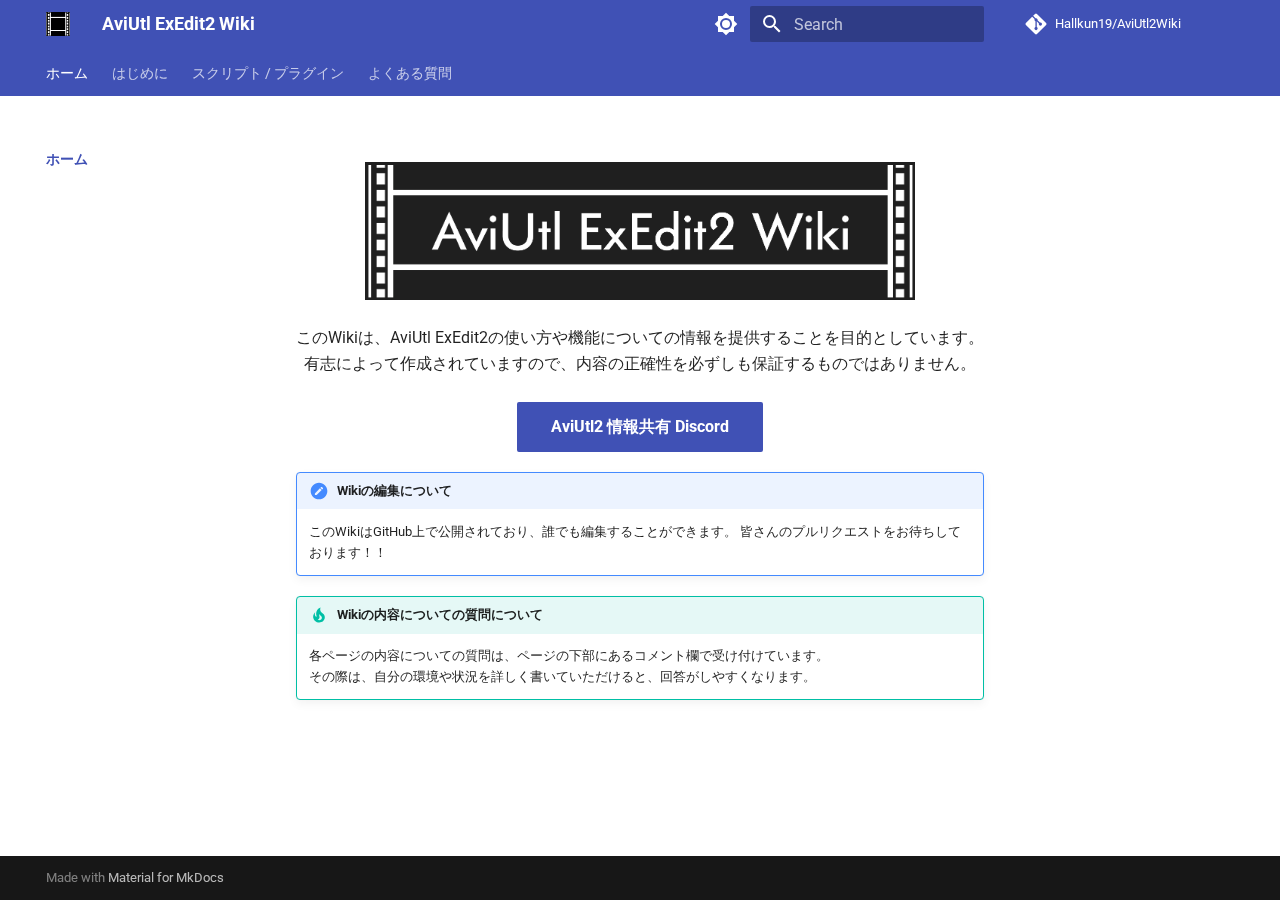
<file: index.html>
<!doctype html>
<html lang="en" class="no-js">
  <head>
    
      <meta charset="utf-8">
      <meta name="viewport" content="width=device-width,initial-scale=1">
      
      
      
      
      
        <link rel="next" href="how_to_install/">
      
      
      <link rel="icon" href="assets/images/favicon.png">
      <meta name="generator" content="mkdocs-1.5.3, mkdocs-material-9.2.7">
    
    
      
        <title>AviUtl ExEdit2 Wiki</title>
      
    
    
      <link rel="stylesheet" href="assets/stylesheets/main.046329b4.min.css">
      
        
        <link rel="stylesheet" href="assets/stylesheets/palette.85d0ee34.min.css">
      
      


    
    
      
    
    
      
        
        
        <link rel="preconnect" href="https://fonts.gstatic.com" crossorigin>
        <link rel="stylesheet" href="https://fonts.googleapis.com/css?family=Roboto:300,300i,400,400i,700,700i%7CRoboto+Mono:400,400i,700,700i&display=fallback">
        <style>:root{--md-text-font:"Roboto";--md-code-font:"Roboto Mono"}</style>
      
    
    
      <link rel="stylesheet" href="stylesheets/extra.css">
    
    <script>__md_scope=new URL(".",location),__md_hash=e=>[...e].reduce((e,_)=>(e<<5)-e+_.charCodeAt(0),0),__md_get=(e,_=localStorage,t=__md_scope)=>JSON.parse(_.getItem(t.pathname+"."+e)),__md_set=(e,_,t=localStorage,a=__md_scope)=>{try{t.setItem(a.pathname+"."+e,JSON.stringify(_))}catch(e){}}</script>
    
      

    
    
    
  </head>
  
  
    
    
      
    
    
    
    
    <body dir="ltr" data-md-color-scheme="default" data-md-color-primary="indigo" data-md-color-accent="indigo">
  
    
    
      <script>var palette=__md_get("__palette");if(palette&&"object"==typeof palette.color)for(var key of Object.keys(palette.color))document.body.setAttribute("data-md-color-"+key,palette.color[key])</script>
    
    <input class="md-toggle" data-md-toggle="drawer" type="checkbox" id="__drawer" autocomplete="off">
    <input class="md-toggle" data-md-toggle="search" type="checkbox" id="__search" autocomplete="off">
    <label class="md-overlay" for="__drawer"></label>
    <div data-md-component="skip">
      
        
        <a href="#aviutl-exedit2-wiki" class="md-skip">
          Skip to content
        </a>
      
    </div>
    <div data-md-component="announce">
      
    </div>
    
    
      

<header class="md-header" data-md-component="header">
  <nav class="md-header__inner md-grid" aria-label="Header">
    <a href="." title="AviUtl ExEdit2 Wiki" class="md-header__button md-logo" aria-label="AviUtl ExEdit2 Wiki" data-md-component="logo">
      
  <img src="img/logo.png" alt="logo">

    </a>
    <label class="md-header__button md-icon" for="__drawer">
      
      <svg xmlns="http://www.w3.org/2000/svg" viewBox="0 0 24 24"><path d="M3 6h18v2H3V6m0 5h18v2H3v-2m0 5h18v2H3v-2Z"/></svg>
    </label>
    <div class="md-header__title" data-md-component="header-title">
      <div class="md-header__ellipsis">
        <div class="md-header__topic">
          <span class="md-ellipsis">
            AviUtl ExEdit2 Wiki
          </span>
        </div>
        <div class="md-header__topic" data-md-component="header-topic">
          <span class="md-ellipsis">
            
              ホーム
            
          </span>
        </div>
      </div>
    </div>
    
      
        <form class="md-header__option" data-md-component="palette">
  
    
    
    
    <input class="md-option" data-md-color-media="" data-md-color-scheme="default" data-md-color-primary="indigo" data-md-color-accent="indigo"  aria-label="Switch to dark mode"  type="radio" name="__palette" id="__palette_1">
    
      <label class="md-header__button md-icon" title="Switch to dark mode" for="__palette_2" hidden>
        <svg xmlns="http://www.w3.org/2000/svg" viewBox="0 0 24 24"><path d="M12 8a4 4 0 0 0-4 4 4 4 0 0 0 4 4 4 4 0 0 0 4-4 4 4 0 0 0-4-4m0 10a6 6 0 0 1-6-6 6 6 0 0 1 6-6 6 6 0 0 1 6 6 6 6 0 0 1-6 6m8-9.31V4h-4.69L12 .69 8.69 4H4v4.69L.69 12 4 15.31V20h4.69L12 23.31 15.31 20H20v-4.69L23.31 12 20 8.69Z"/></svg>
      </label>
    
  
    
    
    
    <input class="md-option" data-md-color-media="" data-md-color-scheme="slate" data-md-color-primary="indigo" data-md-color-accent="indigo"  aria-label="Switch to light mode"  type="radio" name="__palette" id="__palette_2">
    
      <label class="md-header__button md-icon" title="Switch to light mode" for="__palette_1" hidden>
        <svg xmlns="http://www.w3.org/2000/svg" viewBox="0 0 24 24"><path d="M12 18c-.89 0-1.74-.2-2.5-.55C11.56 16.5 13 14.42 13 12c0-2.42-1.44-4.5-3.5-5.45C10.26 6.2 11.11 6 12 6a6 6 0 0 1 6 6 6 6 0 0 1-6 6m8-9.31V4h-4.69L12 .69 8.69 4H4v4.69L.69 12 4 15.31V20h4.69L12 23.31 15.31 20H20v-4.69L23.31 12 20 8.69Z"/></svg>
      </label>
    
  
</form>
      
    
    
    
      <label class="md-header__button md-icon" for="__search">
        
        <svg xmlns="http://www.w3.org/2000/svg" viewBox="0 0 24 24"><path d="M9.5 3A6.5 6.5 0 0 1 16 9.5c0 1.61-.59 3.09-1.56 4.23l.27.27h.79l5 5-1.5 1.5-5-5v-.79l-.27-.27A6.516 6.516 0 0 1 9.5 16 6.5 6.5 0 0 1 3 9.5 6.5 6.5 0 0 1 9.5 3m0 2C7 5 5 7 5 9.5S7 14 9.5 14 14 12 14 9.5 12 5 9.5 5Z"/></svg>
      </label>
      <div class="md-search" data-md-component="search" role="dialog">
  <label class="md-search__overlay" for="__search"></label>
  <div class="md-search__inner" role="search">
    <form class="md-search__form" name="search">
      <input type="text" class="md-search__input" name="query" aria-label="Search" placeholder="Search" autocapitalize="off" autocorrect="off" autocomplete="off" spellcheck="false" data-md-component="search-query" required>
      <label class="md-search__icon md-icon" for="__search">
        
        <svg xmlns="http://www.w3.org/2000/svg" viewBox="0 0 24 24"><path d="M9.5 3A6.5 6.5 0 0 1 16 9.5c0 1.61-.59 3.09-1.56 4.23l.27.27h.79l5 5-1.5 1.5-5-5v-.79l-.27-.27A6.516 6.516 0 0 1 9.5 16 6.5 6.5 0 0 1 3 9.5 6.5 6.5 0 0 1 9.5 3m0 2C7 5 5 7 5 9.5S7 14 9.5 14 14 12 14 9.5 12 5 9.5 5Z"/></svg>
        
        <svg xmlns="http://www.w3.org/2000/svg" viewBox="0 0 24 24"><path d="M20 11v2H8l5.5 5.5-1.42 1.42L4.16 12l7.92-7.92L13.5 5.5 8 11h12Z"/></svg>
      </label>
      <nav class="md-search__options" aria-label="Search">
        
        <button type="reset" class="md-search__icon md-icon" title="Clear" aria-label="Clear" tabindex="-1">
          
          <svg xmlns="http://www.w3.org/2000/svg" viewBox="0 0 24 24"><path d="M19 6.41 17.59 5 12 10.59 6.41 5 5 6.41 10.59 12 5 17.59 6.41 19 12 13.41 17.59 19 19 17.59 13.41 12 19 6.41Z"/></svg>
        </button>
      </nav>
      
    </form>
    <div class="md-search__output">
      <div class="md-search__scrollwrap" data-md-scrollfix>
        <div class="md-search-result" data-md-component="search-result">
          <div class="md-search-result__meta">
            Initializing search
          </div>
          <ol class="md-search-result__list" role="presentation"></ol>
        </div>
      </div>
    </div>
  </div>
</div>
    
    
      <div class="md-header__source">
        <a href="https://github.com/Hallkun19/Aviutl2Wiki" title="Go to repository" class="md-source" data-md-component="source">
  <div class="md-source__icon md-icon">
    
    <svg xmlns="http://www.w3.org/2000/svg" viewBox="0 0 448 512"><!--! Font Awesome Free 6.4.2 by @fontawesome - https://fontawesome.com License - https://fontawesome.com/license/free (Icons: CC BY 4.0, Fonts: SIL OFL 1.1, Code: MIT License) Copyright 2023 Fonticons, Inc.--><path d="M439.55 236.05 244 40.45a28.87 28.87 0 0 0-40.81 0l-40.66 40.63 51.52 51.52c27.06-9.14 52.68 16.77 43.39 43.68l49.66 49.66c34.23-11.8 61.18 31 35.47 56.69-26.49 26.49-70.21-2.87-56-37.34L240.22 199v121.85c25.3 12.54 22.26 41.85 9.08 55a34.34 34.34 0 0 1-48.55 0c-17.57-17.6-11.07-46.91 11.25-56v-123c-20.8-8.51-24.6-30.74-18.64-45L142.57 101 8.45 235.14a28.86 28.86 0 0 0 0 40.81l195.61 195.6a28.86 28.86 0 0 0 40.8 0l194.69-194.69a28.86 28.86 0 0 0 0-40.81z"/></svg>
  </div>
  <div class="md-source__repository">
    Hallkun19/AviUtl2Wiki
  </div>
</a>
      </div>
    
  </nav>
  
</header>
    
    <div class="md-container" data-md-component="container">
      
      
        
          
            
<nav class="md-tabs" aria-label="Tabs" data-md-component="tabs">
  <div class="md-grid">
    <ul class="md-tabs__list">
      
        
  
  
    
  
  
    <li class="md-tabs__item md-tabs__item--active">
      <a href="." class="md-tabs__link">
        
  
    
  
  ホーム

      </a>
    </li>
  

      
        
  
  
  
    
    
      <li class="md-tabs__item">
        <a href="how_to_install/" class="md-tabs__link">
          
  
  はじめに

        </a>
      </li>
    
  

      
        
  
  
  
    
    
      <li class="md-tabs__item">
        <a href="how_to_install_script/" class="md-tabs__link">
          
  
  スクリプト / プラグイン

        </a>
      </li>
    
  

      
        
  
  
  
    
    
      <li class="md-tabs__item">
        <a href="faq/" class="md-tabs__link">
          
  
  よくある質問

        </a>
      </li>
    
  

      
    </ul>
  </div>
</nav>
          
        
      
      <main class="md-main" data-md-component="main">
        <div class="md-main__inner md-grid">
          
            
              
              <div class="md-sidebar md-sidebar--primary" data-md-component="sidebar" data-md-type="navigation" >
                <div class="md-sidebar__scrollwrap">
                  <div class="md-sidebar__inner">
                    


  


<nav class="md-nav md-nav--primary md-nav--lifted" aria-label="Navigation" data-md-level="0">
  <label class="md-nav__title" for="__drawer">
    <a href="." title="AviUtl ExEdit2 Wiki" class="md-nav__button md-logo" aria-label="AviUtl ExEdit2 Wiki" data-md-component="logo">
      
  <img src="img/logo.png" alt="logo">

    </a>
    AviUtl ExEdit2 Wiki
  </label>
  
    <div class="md-nav__source">
      <a href="https://github.com/Hallkun19/Aviutl2Wiki" title="Go to repository" class="md-source" data-md-component="source">
  <div class="md-source__icon md-icon">
    
    <svg xmlns="http://www.w3.org/2000/svg" viewBox="0 0 448 512"><!--! Font Awesome Free 6.4.2 by @fontawesome - https://fontawesome.com License - https://fontawesome.com/license/free (Icons: CC BY 4.0, Fonts: SIL OFL 1.1, Code: MIT License) Copyright 2023 Fonticons, Inc.--><path d="M439.55 236.05 244 40.45a28.87 28.87 0 0 0-40.81 0l-40.66 40.63 51.52 51.52c27.06-9.14 52.68 16.77 43.39 43.68l49.66 49.66c34.23-11.8 61.18 31 35.47 56.69-26.49 26.49-70.21-2.87-56-37.34L240.22 199v121.85c25.3 12.54 22.26 41.85 9.08 55a34.34 34.34 0 0 1-48.55 0c-17.57-17.6-11.07-46.91 11.25-56v-123c-20.8-8.51-24.6-30.74-18.64-45L142.57 101 8.45 235.14a28.86 28.86 0 0 0 0 40.81l195.61 195.6a28.86 28.86 0 0 0 40.8 0l194.69-194.69a28.86 28.86 0 0 0 0-40.81z"/></svg>
  </div>
  <div class="md-source__repository">
    Hallkun19/AviUtl2Wiki
  </div>
</a>
    </div>
  
  <ul class="md-nav__list" data-md-scrollfix>
    
      
      
  
  
    
  
  
    <li class="md-nav__item md-nav__item--active">
      
      <input class="md-nav__toggle md-toggle" type="checkbox" id="__toc">
      
      
        
      
      
      <a href="." class="md-nav__link md-nav__link--active">
        
  
  <span class="md-ellipsis">
    ホーム
  </span>
  

      </a>
      
    </li>
  

    
      
      
  
  
  
    
    
    
    <li class="md-nav__item md-nav__item--nested">
      
        
        
        
        
        <input class="md-nav__toggle md-toggle " type="checkbox" id="__nav_2" >
        
          <label class="md-nav__link" for="__nav_2" id="__nav_2_label" tabindex="0">
            
  
  <span class="md-ellipsis">
    はじめに
  </span>
  

            <span class="md-nav__icon md-icon"></span>
          </label>
        
        <nav class="md-nav" data-md-level="1" aria-labelledby="__nav_2_label" aria-expanded="false">
          <label class="md-nav__title" for="__nav_2">
            <span class="md-nav__icon md-icon"></span>
            はじめに
          </label>
          <ul class="md-nav__list" data-md-scrollfix>
            
              
                
  
  
  
    <li class="md-nav__item">
      <a href="how_to_install/" class="md-nav__link">
        
  
  <span class="md-ellipsis">
    導入方法
  </span>
  

      </a>
    </li>
  

              
            
              
                
  
  
  
    <li class="md-nav__item">
      <a href="how_to_use.md" class="md-nav__link">
        
  
  <span class="md-ellipsis">
    基本的な使い方
  </span>
  

      </a>
    </li>
  

              
            
          </ul>
        </nav>
      
    </li>
  

    
      
      
  
  
  
    
    
    
    <li class="md-nav__item md-nav__item--nested">
      
        
        
        
        
        <input class="md-nav__toggle md-toggle " type="checkbox" id="__nav_3" >
        
          <label class="md-nav__link" for="__nav_3" id="__nav_3_label" tabindex="0">
            
  
  <span class="md-ellipsis">
    スクリプト / プラグイン
  </span>
  

            <span class="md-nav__icon md-icon"></span>
          </label>
        
        <nav class="md-nav" data-md-level="1" aria-labelledby="__nav_3_label" aria-expanded="false">
          <label class="md-nav__title" for="__nav_3">
            <span class="md-nav__icon md-icon"></span>
            スクリプト / プラグイン
          </label>
          <ul class="md-nav__list" data-md-scrollfix>
            
              
                
  
  
  
    <li class="md-nav__item">
      <a href="how_to_install_script/" class="md-nav__link">
        
  
  <span class="md-ellipsis">
    導入方法
  </span>
  

      </a>
    </li>
  

              
            
              
                
  
  
  
    <li class="md-nav__item">
      <a href="scripts/" class="md-nav__link">
        
  
  <span class="md-ellipsis">
    利用できるもの一覧
  </span>
  

      </a>
    </li>
  

              
            
              
                
  
  
  
    <li class="md-nav__item">
      <a href="script_post/" class="md-nav__link">
        
  
  <span class="md-ellipsis">
    投稿フォーム
  </span>
  

      </a>
    </li>
  

              
            
          </ul>
        </nav>
      
    </li>
  

    
      
      
  
  
  
    
    
    
    <li class="md-nav__item md-nav__item--nested">
      
        
        
        
        
        <input class="md-nav__toggle md-toggle " type="checkbox" id="__nav_4" >
        
          <label class="md-nav__link" for="__nav_4" id="__nav_4_label" tabindex="0">
            
  
  <span class="md-ellipsis">
    よくある質問
  </span>
  

            <span class="md-nav__icon md-icon"></span>
          </label>
        
        <nav class="md-nav" data-md-level="1" aria-labelledby="__nav_4_label" aria-expanded="false">
          <label class="md-nav__title" for="__nav_4">
            <span class="md-nav__icon md-icon"></span>
            よくある質問
          </label>
          <ul class="md-nav__list" data-md-scrollfix>
            
              
                
  
  
  
    <li class="md-nav__item">
      <a href="faq/" class="md-nav__link">
        
  
  <span class="md-ellipsis">
    よくある質問
  </span>
  

      </a>
    </li>
  

              
            
              
                
  
  
  
    <li class="md-nav__item">
      <a href="error_code/" class="md-nav__link">
        
  
  <span class="md-ellipsis">
    エラーコード
  </span>
  

      </a>
    </li>
  

              
            
              
                
  
  
  
    <li class="md-nav__item">
      <a href="aviutl_diff/" class="md-nav__link">
        
  
  <span class="md-ellipsis">
    AviUtlとの違い
  </span>
  

      </a>
    </li>
  

              
            
          </ul>
        </nav>
      
    </li>
  

    
  </ul>
</nav>
                  </div>
                </div>
              </div>
            
            
              
              <div class="md-sidebar md-sidebar--secondary" data-md-component="sidebar" data-md-type="toc" >
                <div class="md-sidebar__scrollwrap">
                  <div class="md-sidebar__inner">
                    

<nav class="md-nav md-nav--secondary" aria-label="Table of contents">
  
  
  
    
  
  
</nav>
                  </div>
                </div>
              </div>
            
          
          
            <div class="md-content" data-md-component="content">
              <article class="md-content__inner md-typeset">
                
                  

  
  


<h1 class="page-home" id="aviutl-exedit2-wiki">AviUtl ExEdit2 Wiki</h1>
<figure>
    <div align="center">
        <img src="img/banner.png" alt="AviUtl ExEdit2 Wiki" width="80%">
    </div>
    <br>
    このWikiは、AviUtl ExEdit2の使い方や機能についての情報を提供することを目的としています。<br>
    有志によって作成されていますので、内容の正確性を必ずしも保証するものではありません。<br><br>
    <a class="md-button md-button--primary" href="https://discord.com/invite/8qzmGY5NgQ">AviUtl2 情報共有 Discord</a>
</figure>
<div class="admonition note">
<p class="admonition-title">Wikiの編集について</p>
<p>このWikiはGitHub上で公開されており、誰でも編集することができます。
皆さんのプルリクエストをお待ちしております！！</p>
</div>
<div class="admonition tip">
<p class="admonition-title">Wikiの内容についての質問について</p>
<p>各ページの内容についての質問は、ページの下部にあるコメント欄で受け付けています。<br>
その際は、自分の環境や状況を詳しく書いていただけると、回答がしやすくなります。<br>   </p>
</div>





                
              </article>
            </div>
          
          
        </div>
        
      </main>
      
        <footer class="md-footer">
  
  <div class="md-footer-meta md-typeset">
    <div class="md-footer-meta__inner md-grid">
      <div class="md-copyright">
  
  
    Made with
    <a href="https://squidfunk.github.io/mkdocs-material/" target="_blank" rel="noopener">
      Material for MkDocs
    </a>
  
</div>
      
    </div>
  </div>
</footer>
      
    </div>
    <div class="md-dialog" data-md-component="dialog">
      <div class="md-dialog__inner md-typeset"></div>
    </div>
    
    <script id="__config" type="application/json">{"base": ".", "features": ["navigation.tabs"], "search": "assets/javascripts/workers/search.dfff1995.min.js", "translations": {"clipboard.copied": "Copied to clipboard", "clipboard.copy": "Copy to clipboard", "search.result.more.one": "1 more on this page", "search.result.more.other": "# more on this page", "search.result.none": "No matching documents", "search.result.one": "1 matching document", "search.result.other": "# matching documents", "search.result.placeholder": "Type to start searching", "search.result.term.missing": "Missing", "select.version": "Select version"}}</script>
    
    
      <script src="assets/javascripts/bundle.dff1b7c8.min.js"></script>
      
    
  </body>
</html>
</file>
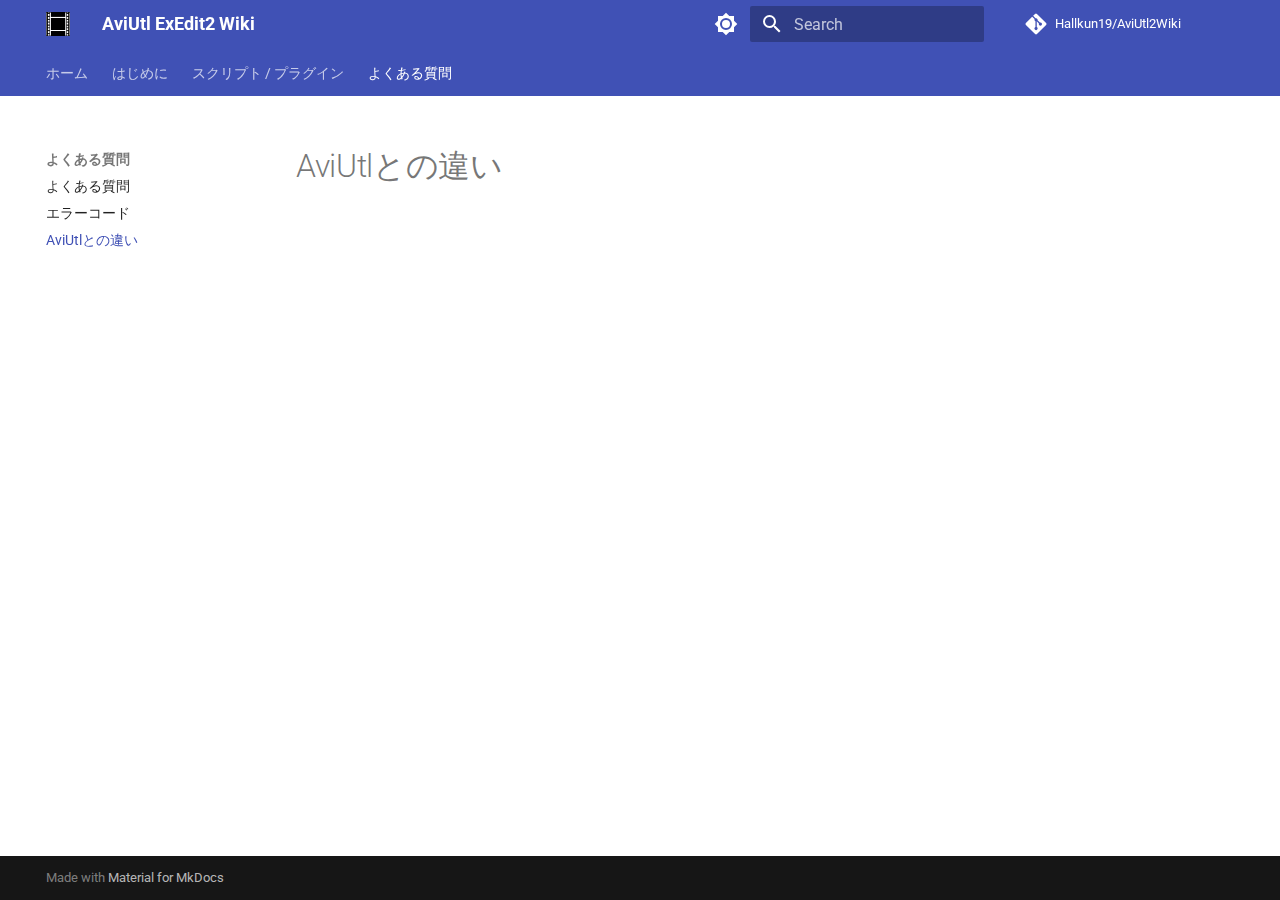
<file: aviutl_diff/index.html>
<!doctype html>
<html lang="en" class="no-js">
  <head>
    
      <meta charset="utf-8">
      <meta name="viewport" content="width=device-width,initial-scale=1">
      
      
      
      
        <link rel="prev" href="../error_code/">
      
      
      
      <link rel="icon" href="../assets/images/favicon.png">
      <meta name="generator" content="mkdocs-1.5.3, mkdocs-material-9.2.7">
    
    
      
        <title>AviUtlとの違い - AviUtl ExEdit2 Wiki</title>
      
    
    
      <link rel="stylesheet" href="../assets/stylesheets/main.046329b4.min.css">
      
        
        <link rel="stylesheet" href="../assets/stylesheets/palette.85d0ee34.min.css">
      
      


    
    
      
    
    
      
        
        
        <link rel="preconnect" href="https://fonts.gstatic.com" crossorigin>
        <link rel="stylesheet" href="https://fonts.googleapis.com/css?family=Roboto:300,300i,400,400i,700,700i%7CRoboto+Mono:400,400i,700,700i&display=fallback">
        <style>:root{--md-text-font:"Roboto";--md-code-font:"Roboto Mono"}</style>
      
    
    
      <link rel="stylesheet" href="../stylesheets/extra.css">
    
    <script>__md_scope=new URL("..",location),__md_hash=e=>[...e].reduce((e,_)=>(e<<5)-e+_.charCodeAt(0),0),__md_get=(e,_=localStorage,t=__md_scope)=>JSON.parse(_.getItem(t.pathname+"."+e)),__md_set=(e,_,t=localStorage,a=__md_scope)=>{try{t.setItem(a.pathname+"."+e,JSON.stringify(_))}catch(e){}}</script>
    
      

    
    
    
  </head>
  
  
    
    
      
    
    
    
    
    <body dir="ltr" data-md-color-scheme="default" data-md-color-primary="indigo" data-md-color-accent="indigo">
  
    
    
      <script>var palette=__md_get("__palette");if(palette&&"object"==typeof palette.color)for(var key of Object.keys(palette.color))document.body.setAttribute("data-md-color-"+key,palette.color[key])</script>
    
    <input class="md-toggle" data-md-toggle="drawer" type="checkbox" id="__drawer" autocomplete="off">
    <input class="md-toggle" data-md-toggle="search" type="checkbox" id="__search" autocomplete="off">
    <label class="md-overlay" for="__drawer"></label>
    <div data-md-component="skip">
      
    </div>
    <div data-md-component="announce">
      
    </div>
    
    
      

<header class="md-header" data-md-component="header">
  <nav class="md-header__inner md-grid" aria-label="Header">
    <a href=".." title="AviUtl ExEdit2 Wiki" class="md-header__button md-logo" aria-label="AviUtl ExEdit2 Wiki" data-md-component="logo">
      
  <img src="../img/logo.png" alt="logo">

    </a>
    <label class="md-header__button md-icon" for="__drawer">
      
      <svg xmlns="http://www.w3.org/2000/svg" viewBox="0 0 24 24"><path d="M3 6h18v2H3V6m0 5h18v2H3v-2m0 5h18v2H3v-2Z"/></svg>
    </label>
    <div class="md-header__title" data-md-component="header-title">
      <div class="md-header__ellipsis">
        <div class="md-header__topic">
          <span class="md-ellipsis">
            AviUtl ExEdit2 Wiki
          </span>
        </div>
        <div class="md-header__topic" data-md-component="header-topic">
          <span class="md-ellipsis">
            
              AviUtlとの違い
            
          </span>
        </div>
      </div>
    </div>
    
      
        <form class="md-header__option" data-md-component="palette">
  
    
    
    
    <input class="md-option" data-md-color-media="" data-md-color-scheme="default" data-md-color-primary="indigo" data-md-color-accent="indigo"  aria-label="Switch to dark mode"  type="radio" name="__palette" id="__palette_1">
    
      <label class="md-header__button md-icon" title="Switch to dark mode" for="__palette_2" hidden>
        <svg xmlns="http://www.w3.org/2000/svg" viewBox="0 0 24 24"><path d="M12 8a4 4 0 0 0-4 4 4 4 0 0 0 4 4 4 4 0 0 0 4-4 4 4 0 0 0-4-4m0 10a6 6 0 0 1-6-6 6 6 0 0 1 6-6 6 6 0 0 1 6 6 6 6 0 0 1-6 6m8-9.31V4h-4.69L12 .69 8.69 4H4v4.69L.69 12 4 15.31V20h4.69L12 23.31 15.31 20H20v-4.69L23.31 12 20 8.69Z"/></svg>
      </label>
    
  
    
    
    
    <input class="md-option" data-md-color-media="" data-md-color-scheme="slate" data-md-color-primary="indigo" data-md-color-accent="indigo"  aria-label="Switch to light mode"  type="radio" name="__palette" id="__palette_2">
    
      <label class="md-header__button md-icon" title="Switch to light mode" for="__palette_1" hidden>
        <svg xmlns="http://www.w3.org/2000/svg" viewBox="0 0 24 24"><path d="M12 18c-.89 0-1.74-.2-2.5-.55C11.56 16.5 13 14.42 13 12c0-2.42-1.44-4.5-3.5-5.45C10.26 6.2 11.11 6 12 6a6 6 0 0 1 6 6 6 6 0 0 1-6 6m8-9.31V4h-4.69L12 .69 8.69 4H4v4.69L.69 12 4 15.31V20h4.69L12 23.31 15.31 20H20v-4.69L23.31 12 20 8.69Z"/></svg>
      </label>
    
  
</form>
      
    
    
    
      <label class="md-header__button md-icon" for="__search">
        
        <svg xmlns="http://www.w3.org/2000/svg" viewBox="0 0 24 24"><path d="M9.5 3A6.5 6.5 0 0 1 16 9.5c0 1.61-.59 3.09-1.56 4.23l.27.27h.79l5 5-1.5 1.5-5-5v-.79l-.27-.27A6.516 6.516 0 0 1 9.5 16 6.5 6.5 0 0 1 3 9.5 6.5 6.5 0 0 1 9.5 3m0 2C7 5 5 7 5 9.5S7 14 9.5 14 14 12 14 9.5 12 5 9.5 5Z"/></svg>
      </label>
      <div class="md-search" data-md-component="search" role="dialog">
  <label class="md-search__overlay" for="__search"></label>
  <div class="md-search__inner" role="search">
    <form class="md-search__form" name="search">
      <input type="text" class="md-search__input" name="query" aria-label="Search" placeholder="Search" autocapitalize="off" autocorrect="off" autocomplete="off" spellcheck="false" data-md-component="search-query" required>
      <label class="md-search__icon md-icon" for="__search">
        
        <svg xmlns="http://www.w3.org/2000/svg" viewBox="0 0 24 24"><path d="M9.5 3A6.5 6.5 0 0 1 16 9.5c0 1.61-.59 3.09-1.56 4.23l.27.27h.79l5 5-1.5 1.5-5-5v-.79l-.27-.27A6.516 6.516 0 0 1 9.5 16 6.5 6.5 0 0 1 3 9.5 6.5 6.5 0 0 1 9.5 3m0 2C7 5 5 7 5 9.5S7 14 9.5 14 14 12 14 9.5 12 5 9.5 5Z"/></svg>
        
        <svg xmlns="http://www.w3.org/2000/svg" viewBox="0 0 24 24"><path d="M20 11v2H8l5.5 5.5-1.42 1.42L4.16 12l7.92-7.92L13.5 5.5 8 11h12Z"/></svg>
      </label>
      <nav class="md-search__options" aria-label="Search">
        
        <button type="reset" class="md-search__icon md-icon" title="Clear" aria-label="Clear" tabindex="-1">
          
          <svg xmlns="http://www.w3.org/2000/svg" viewBox="0 0 24 24"><path d="M19 6.41 17.59 5 12 10.59 6.41 5 5 6.41 10.59 12 5 17.59 6.41 19 12 13.41 17.59 19 19 17.59 13.41 12 19 6.41Z"/></svg>
        </button>
      </nav>
      
    </form>
    <div class="md-search__output">
      <div class="md-search__scrollwrap" data-md-scrollfix>
        <div class="md-search-result" data-md-component="search-result">
          <div class="md-search-result__meta">
            Initializing search
          </div>
          <ol class="md-search-result__list" role="presentation"></ol>
        </div>
      </div>
    </div>
  </div>
</div>
    
    
      <div class="md-header__source">
        <a href="https://github.com/Hallkun19/Aviutl2Wiki" title="Go to repository" class="md-source" data-md-component="source">
  <div class="md-source__icon md-icon">
    
    <svg xmlns="http://www.w3.org/2000/svg" viewBox="0 0 448 512"><!--! Font Awesome Free 6.4.2 by @fontawesome - https://fontawesome.com License - https://fontawesome.com/license/free (Icons: CC BY 4.0, Fonts: SIL OFL 1.1, Code: MIT License) Copyright 2023 Fonticons, Inc.--><path d="M439.55 236.05 244 40.45a28.87 28.87 0 0 0-40.81 0l-40.66 40.63 51.52 51.52c27.06-9.14 52.68 16.77 43.39 43.68l49.66 49.66c34.23-11.8 61.18 31 35.47 56.69-26.49 26.49-70.21-2.87-56-37.34L240.22 199v121.85c25.3 12.54 22.26 41.85 9.08 55a34.34 34.34 0 0 1-48.55 0c-17.57-17.6-11.07-46.91 11.25-56v-123c-20.8-8.51-24.6-30.74-18.64-45L142.57 101 8.45 235.14a28.86 28.86 0 0 0 0 40.81l195.61 195.6a28.86 28.86 0 0 0 40.8 0l194.69-194.69a28.86 28.86 0 0 0 0-40.81z"/></svg>
  </div>
  <div class="md-source__repository">
    Hallkun19/AviUtl2Wiki
  </div>
</a>
      </div>
    
  </nav>
  
</header>
    
    <div class="md-container" data-md-component="container">
      
      
        
          
            
<nav class="md-tabs" aria-label="Tabs" data-md-component="tabs">
  <div class="md-grid">
    <ul class="md-tabs__list">
      
        
  
  
  
    <li class="md-tabs__item">
      <a href=".." class="md-tabs__link">
        
  
    
  
  ホーム

      </a>
    </li>
  

      
        
  
  
  
    
    
      <li class="md-tabs__item">
        <a href="../how_to_install/" class="md-tabs__link">
          
  
  はじめに

        </a>
      </li>
    
  

      
        
  
  
  
    
    
      <li class="md-tabs__item">
        <a href="../how_to_install_script/" class="md-tabs__link">
          
  
  スクリプト / プラグイン

        </a>
      </li>
    
  

      
        
  
  
    
  
  
    
    
      <li class="md-tabs__item md-tabs__item--active">
        <a href="../faq/" class="md-tabs__link">
          
  
  よくある質問

        </a>
      </li>
    
  

      
    </ul>
  </div>
</nav>
          
        
      
      <main class="md-main" data-md-component="main">
        <div class="md-main__inner md-grid">
          
            
              
              <div class="md-sidebar md-sidebar--primary" data-md-component="sidebar" data-md-type="navigation" >
                <div class="md-sidebar__scrollwrap">
                  <div class="md-sidebar__inner">
                    


  


<nav class="md-nav md-nav--primary md-nav--lifted" aria-label="Navigation" data-md-level="0">
  <label class="md-nav__title" for="__drawer">
    <a href=".." title="AviUtl ExEdit2 Wiki" class="md-nav__button md-logo" aria-label="AviUtl ExEdit2 Wiki" data-md-component="logo">
      
  <img src="../img/logo.png" alt="logo">

    </a>
    AviUtl ExEdit2 Wiki
  </label>
  
    <div class="md-nav__source">
      <a href="https://github.com/Hallkun19/Aviutl2Wiki" title="Go to repository" class="md-source" data-md-component="source">
  <div class="md-source__icon md-icon">
    
    <svg xmlns="http://www.w3.org/2000/svg" viewBox="0 0 448 512"><!--! Font Awesome Free 6.4.2 by @fontawesome - https://fontawesome.com License - https://fontawesome.com/license/free (Icons: CC BY 4.0, Fonts: SIL OFL 1.1, Code: MIT License) Copyright 2023 Fonticons, Inc.--><path d="M439.55 236.05 244 40.45a28.87 28.87 0 0 0-40.81 0l-40.66 40.63 51.52 51.52c27.06-9.14 52.68 16.77 43.39 43.68l49.66 49.66c34.23-11.8 61.18 31 35.47 56.69-26.49 26.49-70.21-2.87-56-37.34L240.22 199v121.85c25.3 12.54 22.26 41.85 9.08 55a34.34 34.34 0 0 1-48.55 0c-17.57-17.6-11.07-46.91 11.25-56v-123c-20.8-8.51-24.6-30.74-18.64-45L142.57 101 8.45 235.14a28.86 28.86 0 0 0 0 40.81l195.61 195.6a28.86 28.86 0 0 0 40.8 0l194.69-194.69a28.86 28.86 0 0 0 0-40.81z"/></svg>
  </div>
  <div class="md-source__repository">
    Hallkun19/AviUtl2Wiki
  </div>
</a>
    </div>
  
  <ul class="md-nav__list" data-md-scrollfix>
    
      
      
  
  
  
    <li class="md-nav__item">
      <a href=".." class="md-nav__link">
        
  
  <span class="md-ellipsis">
    ホーム
  </span>
  

      </a>
    </li>
  

    
      
      
  
  
  
    
    
    
    <li class="md-nav__item md-nav__item--nested">
      
        
        
        
        
        <input class="md-nav__toggle md-toggle " type="checkbox" id="__nav_2" >
        
          <label class="md-nav__link" for="__nav_2" id="__nav_2_label" tabindex="0">
            
  
  <span class="md-ellipsis">
    はじめに
  </span>
  

            <span class="md-nav__icon md-icon"></span>
          </label>
        
        <nav class="md-nav" data-md-level="1" aria-labelledby="__nav_2_label" aria-expanded="false">
          <label class="md-nav__title" for="__nav_2">
            <span class="md-nav__icon md-icon"></span>
            はじめに
          </label>
          <ul class="md-nav__list" data-md-scrollfix>
            
              
                
  
  
  
    <li class="md-nav__item">
      <a href="../how_to_install/" class="md-nav__link">
        
  
  <span class="md-ellipsis">
    導入方法
  </span>
  

      </a>
    </li>
  

              
            
              
                
  
  
  
    <li class="md-nav__item">
      <a href="../how_to_use.md" class="md-nav__link">
        
  
  <span class="md-ellipsis">
    基本的な使い方
  </span>
  

      </a>
    </li>
  

              
            
          </ul>
        </nav>
      
    </li>
  

    
      
      
  
  
  
    
    
    
    <li class="md-nav__item md-nav__item--nested">
      
        
        
        
        
        <input class="md-nav__toggle md-toggle " type="checkbox" id="__nav_3" >
        
          <label class="md-nav__link" for="__nav_3" id="__nav_3_label" tabindex="0">
            
  
  <span class="md-ellipsis">
    スクリプト / プラグイン
  </span>
  

            <span class="md-nav__icon md-icon"></span>
          </label>
        
        <nav class="md-nav" data-md-level="1" aria-labelledby="__nav_3_label" aria-expanded="false">
          <label class="md-nav__title" for="__nav_3">
            <span class="md-nav__icon md-icon"></span>
            スクリプト / プラグイン
          </label>
          <ul class="md-nav__list" data-md-scrollfix>
            
              
                
  
  
  
    <li class="md-nav__item">
      <a href="../how_to_install_script/" class="md-nav__link">
        
  
  <span class="md-ellipsis">
    導入方法
  </span>
  

      </a>
    </li>
  

              
            
              
                
  
  
  
    <li class="md-nav__item">
      <a href="../scripts/" class="md-nav__link">
        
  
  <span class="md-ellipsis">
    利用できるもの一覧
  </span>
  

      </a>
    </li>
  

              
            
              
                
  
  
  
    <li class="md-nav__item">
      <a href="../script_post/" class="md-nav__link">
        
  
  <span class="md-ellipsis">
    投稿フォーム
  </span>
  

      </a>
    </li>
  

              
            
          </ul>
        </nav>
      
    </li>
  

    
      
      
  
  
    
  
  
    
    
    
    <li class="md-nav__item md-nav__item--active md-nav__item--nested">
      
        
        
        
        
        <input class="md-nav__toggle md-toggle " type="checkbox" id="__nav_4" checked>
        
          <label class="md-nav__link" for="__nav_4" id="__nav_4_label" tabindex="0">
            
  
  <span class="md-ellipsis">
    よくある質問
  </span>
  

            <span class="md-nav__icon md-icon"></span>
          </label>
        
        <nav class="md-nav" data-md-level="1" aria-labelledby="__nav_4_label" aria-expanded="true">
          <label class="md-nav__title" for="__nav_4">
            <span class="md-nav__icon md-icon"></span>
            よくある質問
          </label>
          <ul class="md-nav__list" data-md-scrollfix>
            
              
                
  
  
  
    <li class="md-nav__item">
      <a href="../faq/" class="md-nav__link">
        
  
  <span class="md-ellipsis">
    よくある質問
  </span>
  

      </a>
    </li>
  

              
            
              
                
  
  
  
    <li class="md-nav__item">
      <a href="../error_code/" class="md-nav__link">
        
  
  <span class="md-ellipsis">
    エラーコード
  </span>
  

      </a>
    </li>
  

              
            
              
                
  
  
    
  
  
    <li class="md-nav__item md-nav__item--active">
      
      <input class="md-nav__toggle md-toggle" type="checkbox" id="__toc">
      
      
      
      <a href="./" class="md-nav__link md-nav__link--active">
        
  
  <span class="md-ellipsis">
    AviUtlとの違い
  </span>
  

      </a>
      
    </li>
  

              
            
          </ul>
        </nav>
      
    </li>
  

    
  </ul>
</nav>
                  </div>
                </div>
              </div>
            
            
              
              <div class="md-sidebar md-sidebar--secondary" data-md-component="sidebar" data-md-type="toc" >
                <div class="md-sidebar__scrollwrap">
                  <div class="md-sidebar__inner">
                    

<nav class="md-nav md-nav--secondary" aria-label="Table of contents">
  
  
  
  
</nav>
                  </div>
                </div>
              </div>
            
          
          
            <div class="md-content" data-md-component="content">
              <article class="md-content__inner md-typeset">
                
                  

  
  


  <h1>AviUtlとの違い</h1>







                
              </article>
            </div>
          
          
        </div>
        
      </main>
      
        <footer class="md-footer">
  
  <div class="md-footer-meta md-typeset">
    <div class="md-footer-meta__inner md-grid">
      <div class="md-copyright">
  
  
    Made with
    <a href="https://squidfunk.github.io/mkdocs-material/" target="_blank" rel="noopener">
      Material for MkDocs
    </a>
  
</div>
      
    </div>
  </div>
</footer>
      
    </div>
    <div class="md-dialog" data-md-component="dialog">
      <div class="md-dialog__inner md-typeset"></div>
    </div>
    
    <script id="__config" type="application/json">{"base": "..", "features": ["navigation.tabs"], "search": "../assets/javascripts/workers/search.dfff1995.min.js", "translations": {"clipboard.copied": "Copied to clipboard", "clipboard.copy": "Copy to clipboard", "search.result.more.one": "1 more on this page", "search.result.more.other": "# more on this page", "search.result.none": "No matching documents", "search.result.one": "1 matching document", "search.result.other": "# matching documents", "search.result.placeholder": "Type to start searching", "search.result.term.missing": "Missing", "select.version": "Select version"}}</script>
    
    
      <script src="../assets/javascripts/bundle.dff1b7c8.min.js"></script>
      
    
  </body>
</html>
</file>
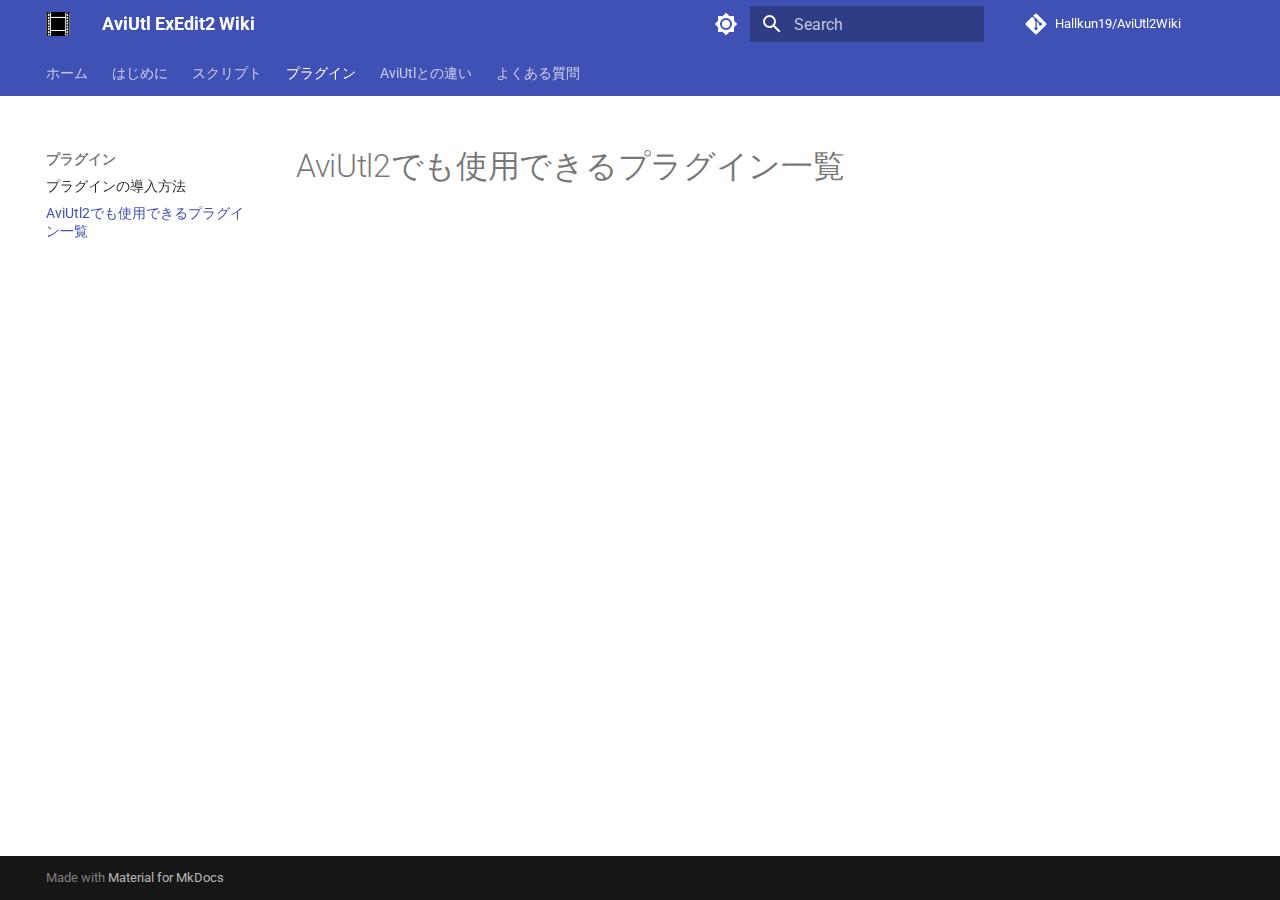
<file: compatible_plugins/index.html>
<!doctype html>
<html lang="en" class="no-js">
  <head>
    
      <meta charset="utf-8">
      <meta name="viewport" content="width=device-width,initial-scale=1">
      
      
      
      
        <link rel="prev" href="../how_to_install_plugin/">
      
      
        <link rel="next" href="../aviutl_diff/">
      
      
      <link rel="icon" href="../assets/images/favicon.png">
      <meta name="generator" content="mkdocs-1.5.3, mkdocs-material-9.2.7">
    
    
      
        <title>AviUtl2でも使用できるプラグイン一覧 - AviUtl ExEdit2 Wiki</title>
      
    
    
      <link rel="stylesheet" href="../assets/stylesheets/main.046329b4.min.css">
      
        
        <link rel="stylesheet" href="../assets/stylesheets/palette.85d0ee34.min.css">
      
      


    
    
      
    
    
      
        
        
        <link rel="preconnect" href="https://fonts.gstatic.com" crossorigin>
        <link rel="stylesheet" href="https://fonts.googleapis.com/css?family=Roboto:300,300i,400,400i,700,700i%7CRoboto+Mono:400,400i,700,700i&display=fallback">
        <style>:root{--md-text-font:"Roboto";--md-code-font:"Roboto Mono"}</style>
      
    
    
      <link rel="stylesheet" href="../stylesheets/extra.css">
    
    <script>__md_scope=new URL("..",location),__md_hash=e=>[...e].reduce((e,_)=>(e<<5)-e+_.charCodeAt(0),0),__md_get=(e,_=localStorage,t=__md_scope)=>JSON.parse(_.getItem(t.pathname+"."+e)),__md_set=(e,_,t=localStorage,a=__md_scope)=>{try{t.setItem(a.pathname+"."+e,JSON.stringify(_))}catch(e){}}</script>
    
      

    
    
    
  </head>
  
  
    
    
      
    
    
    
    
    <body dir="ltr" data-md-color-scheme="default" data-md-color-primary="indigo" data-md-color-accent="indigo">
  
    
    
      <script>var palette=__md_get("__palette");if(palette&&"object"==typeof palette.color)for(var key of Object.keys(palette.color))document.body.setAttribute("data-md-color-"+key,palette.color[key])</script>
    
    <input class="md-toggle" data-md-toggle="drawer" type="checkbox" id="__drawer" autocomplete="off">
    <input class="md-toggle" data-md-toggle="search" type="checkbox" id="__search" autocomplete="off">
    <label class="md-overlay" for="__drawer"></label>
    <div data-md-component="skip">
      
    </div>
    <div data-md-component="announce">
      
    </div>
    
    
      

<header class="md-header" data-md-component="header">
  <nav class="md-header__inner md-grid" aria-label="Header">
    <a href=".." title="AviUtl ExEdit2 Wiki" class="md-header__button md-logo" aria-label="AviUtl ExEdit2 Wiki" data-md-component="logo">
      
  <img src="../img/logo.png" alt="logo">

    </a>
    <label class="md-header__button md-icon" for="__drawer">
      
      <svg xmlns="http://www.w3.org/2000/svg" viewBox="0 0 24 24"><path d="M3 6h18v2H3V6m0 5h18v2H3v-2m0 5h18v2H3v-2Z"/></svg>
    </label>
    <div class="md-header__title" data-md-component="header-title">
      <div class="md-header__ellipsis">
        <div class="md-header__topic">
          <span class="md-ellipsis">
            AviUtl ExEdit2 Wiki
          </span>
        </div>
        <div class="md-header__topic" data-md-component="header-topic">
          <span class="md-ellipsis">
            
              AviUtl2でも使用できるプラグイン一覧
            
          </span>
        </div>
      </div>
    </div>
    
      
        <form class="md-header__option" data-md-component="palette">
  
    
    
    
    <input class="md-option" data-md-color-media="" data-md-color-scheme="default" data-md-color-primary="indigo" data-md-color-accent="indigo"  aria-label="Switch to dark mode"  type="radio" name="__palette" id="__palette_1">
    
      <label class="md-header__button md-icon" title="Switch to dark mode" for="__palette_2" hidden>
        <svg xmlns="http://www.w3.org/2000/svg" viewBox="0 0 24 24"><path d="M12 8a4 4 0 0 0-4 4 4 4 0 0 0 4 4 4 4 0 0 0 4-4 4 4 0 0 0-4-4m0 10a6 6 0 0 1-6-6 6 6 0 0 1 6-6 6 6 0 0 1 6 6 6 6 0 0 1-6 6m8-9.31V4h-4.69L12 .69 8.69 4H4v4.69L.69 12 4 15.31V20h4.69L12 23.31 15.31 20H20v-4.69L23.31 12 20 8.69Z"/></svg>
      </label>
    
  
    
    
    
    <input class="md-option" data-md-color-media="" data-md-color-scheme="slate" data-md-color-primary="indigo" data-md-color-accent="indigo"  aria-label="Switch to light mode"  type="radio" name="__palette" id="__palette_2">
    
      <label class="md-header__button md-icon" title="Switch to light mode" for="__palette_1" hidden>
        <svg xmlns="http://www.w3.org/2000/svg" viewBox="0 0 24 24"><path d="M12 18c-.89 0-1.74-.2-2.5-.55C11.56 16.5 13 14.42 13 12c0-2.42-1.44-4.5-3.5-5.45C10.26 6.2 11.11 6 12 6a6 6 0 0 1 6 6 6 6 0 0 1-6 6m8-9.31V4h-4.69L12 .69 8.69 4H4v4.69L.69 12 4 15.31V20h4.69L12 23.31 15.31 20H20v-4.69L23.31 12 20 8.69Z"/></svg>
      </label>
    
  
</form>
      
    
    
    
      <label class="md-header__button md-icon" for="__search">
        
        <svg xmlns="http://www.w3.org/2000/svg" viewBox="0 0 24 24"><path d="M9.5 3A6.5 6.5 0 0 1 16 9.5c0 1.61-.59 3.09-1.56 4.23l.27.27h.79l5 5-1.5 1.5-5-5v-.79l-.27-.27A6.516 6.516 0 0 1 9.5 16 6.5 6.5 0 0 1 3 9.5 6.5 6.5 0 0 1 9.5 3m0 2C7 5 5 7 5 9.5S7 14 9.5 14 14 12 14 9.5 12 5 9.5 5Z"/></svg>
      </label>
      <div class="md-search" data-md-component="search" role="dialog">
  <label class="md-search__overlay" for="__search"></label>
  <div class="md-search__inner" role="search">
    <form class="md-search__form" name="search">
      <input type="text" class="md-search__input" name="query" aria-label="Search" placeholder="Search" autocapitalize="off" autocorrect="off" autocomplete="off" spellcheck="false" data-md-component="search-query" required>
      <label class="md-search__icon md-icon" for="__search">
        
        <svg xmlns="http://www.w3.org/2000/svg" viewBox="0 0 24 24"><path d="M9.5 3A6.5 6.5 0 0 1 16 9.5c0 1.61-.59 3.09-1.56 4.23l.27.27h.79l5 5-1.5 1.5-5-5v-.79l-.27-.27A6.516 6.516 0 0 1 9.5 16 6.5 6.5 0 0 1 3 9.5 6.5 6.5 0 0 1 9.5 3m0 2C7 5 5 7 5 9.5S7 14 9.5 14 14 12 14 9.5 12 5 9.5 5Z"/></svg>
        
        <svg xmlns="http://www.w3.org/2000/svg" viewBox="0 0 24 24"><path d="M20 11v2H8l5.5 5.5-1.42 1.42L4.16 12l7.92-7.92L13.5 5.5 8 11h12Z"/></svg>
      </label>
      <nav class="md-search__options" aria-label="Search">
        
        <button type="reset" class="md-search__icon md-icon" title="Clear" aria-label="Clear" tabindex="-1">
          
          <svg xmlns="http://www.w3.org/2000/svg" viewBox="0 0 24 24"><path d="M19 6.41 17.59 5 12 10.59 6.41 5 5 6.41 10.59 12 5 17.59 6.41 19 12 13.41 17.59 19 19 17.59 13.41 12 19 6.41Z"/></svg>
        </button>
      </nav>
      
    </form>
    <div class="md-search__output">
      <div class="md-search__scrollwrap" data-md-scrollfix>
        <div class="md-search-result" data-md-component="search-result">
          <div class="md-search-result__meta">
            Initializing search
          </div>
          <ol class="md-search-result__list" role="presentation"></ol>
        </div>
      </div>
    </div>
  </div>
</div>
    
    
      <div class="md-header__source">
        <a href="https://github.com/Hallkun19/Aviutl2Wiki" title="Go to repository" class="md-source" data-md-component="source">
  <div class="md-source__icon md-icon">
    
    <svg xmlns="http://www.w3.org/2000/svg" viewBox="0 0 448 512"><!--! Font Awesome Free 6.4.2 by @fontawesome - https://fontawesome.com License - https://fontawesome.com/license/free (Icons: CC BY 4.0, Fonts: SIL OFL 1.1, Code: MIT License) Copyright 2023 Fonticons, Inc.--><path d="M439.55 236.05 244 40.45a28.87 28.87 0 0 0-40.81 0l-40.66 40.63 51.52 51.52c27.06-9.14 52.68 16.77 43.39 43.68l49.66 49.66c34.23-11.8 61.18 31 35.47 56.69-26.49 26.49-70.21-2.87-56-37.34L240.22 199v121.85c25.3 12.54 22.26 41.85 9.08 55a34.34 34.34 0 0 1-48.55 0c-17.57-17.6-11.07-46.91 11.25-56v-123c-20.8-8.51-24.6-30.74-18.64-45L142.57 101 8.45 235.14a28.86 28.86 0 0 0 0 40.81l195.61 195.6a28.86 28.86 0 0 0 40.8 0l194.69-194.69a28.86 28.86 0 0 0 0-40.81z"/></svg>
  </div>
  <div class="md-source__repository">
    Hallkun19/AviUtl2Wiki
  </div>
</a>
      </div>
    
  </nav>
  
</header>
    
    <div class="md-container" data-md-component="container">
      
      
        
          
            
<nav class="md-tabs" aria-label="Tabs" data-md-component="tabs">
  <div class="md-grid">
    <ul class="md-tabs__list">
      
        
  
  
  
    <li class="md-tabs__item">
      <a href=".." class="md-tabs__link">
        
  
    
  
  ホーム

      </a>
    </li>
  

      
        
  
  
  
    
    
      <li class="md-tabs__item">
        <a href="../how_to_install/" class="md-tabs__link">
          
  
  はじめに

        </a>
      </li>
    
  

      
        
  
  
  
    
    
      <li class="md-tabs__item">
        <a href="../how_to_install_script/" class="md-tabs__link">
          
  
  スクリプト

        </a>
      </li>
    
  

      
        
  
  
    
  
  
    
    
      <li class="md-tabs__item md-tabs__item--active">
        <a href="../how_to_install_plugin/" class="md-tabs__link">
          
  
  プラグイン

        </a>
      </li>
    
  

      
        
  
  
  
    <li class="md-tabs__item">
      <a href="../aviutl_diff/" class="md-tabs__link">
        
  
    
  
  AviUtlとの違い

      </a>
    </li>
  

      
        
  
  
  
    <li class="md-tabs__item">
      <a href="../faq/" class="md-tabs__link">
        
  
    
  
  よくある質問

      </a>
    </li>
  

      
    </ul>
  </div>
</nav>
          
        
      
      <main class="md-main" data-md-component="main">
        <div class="md-main__inner md-grid">
          
            
              
              <div class="md-sidebar md-sidebar--primary" data-md-component="sidebar" data-md-type="navigation" >
                <div class="md-sidebar__scrollwrap">
                  <div class="md-sidebar__inner">
                    


  


<nav class="md-nav md-nav--primary md-nav--lifted" aria-label="Navigation" data-md-level="0">
  <label class="md-nav__title" for="__drawer">
    <a href=".." title="AviUtl ExEdit2 Wiki" class="md-nav__button md-logo" aria-label="AviUtl ExEdit2 Wiki" data-md-component="logo">
      
  <img src="../img/logo.png" alt="logo">

    </a>
    AviUtl ExEdit2 Wiki
  </label>
  
    <div class="md-nav__source">
      <a href="https://github.com/Hallkun19/Aviutl2Wiki" title="Go to repository" class="md-source" data-md-component="source">
  <div class="md-source__icon md-icon">
    
    <svg xmlns="http://www.w3.org/2000/svg" viewBox="0 0 448 512"><!--! Font Awesome Free 6.4.2 by @fontawesome - https://fontawesome.com License - https://fontawesome.com/license/free (Icons: CC BY 4.0, Fonts: SIL OFL 1.1, Code: MIT License) Copyright 2023 Fonticons, Inc.--><path d="M439.55 236.05 244 40.45a28.87 28.87 0 0 0-40.81 0l-40.66 40.63 51.52 51.52c27.06-9.14 52.68 16.77 43.39 43.68l49.66 49.66c34.23-11.8 61.18 31 35.47 56.69-26.49 26.49-70.21-2.87-56-37.34L240.22 199v121.85c25.3 12.54 22.26 41.85 9.08 55a34.34 34.34 0 0 1-48.55 0c-17.57-17.6-11.07-46.91 11.25-56v-123c-20.8-8.51-24.6-30.74-18.64-45L142.57 101 8.45 235.14a28.86 28.86 0 0 0 0 40.81l195.61 195.6a28.86 28.86 0 0 0 40.8 0l194.69-194.69a28.86 28.86 0 0 0 0-40.81z"/></svg>
  </div>
  <div class="md-source__repository">
    Hallkun19/AviUtl2Wiki
  </div>
</a>
    </div>
  
  <ul class="md-nav__list" data-md-scrollfix>
    
      
      
  
  
  
    <li class="md-nav__item">
      <a href=".." class="md-nav__link">
        
  
  <span class="md-ellipsis">
    ホーム
  </span>
  

      </a>
    </li>
  

    
      
      
  
  
  
    
    
    
    <li class="md-nav__item md-nav__item--nested">
      
        
        
        
        
        <input class="md-nav__toggle md-toggle " type="checkbox" id="__nav_2" >
        
          <label class="md-nav__link" for="__nav_2" id="__nav_2_label" tabindex="0">
            
  
  <span class="md-ellipsis">
    はじめに
  </span>
  

            <span class="md-nav__icon md-icon"></span>
          </label>
        
        <nav class="md-nav" data-md-level="1" aria-labelledby="__nav_2_label" aria-expanded="false">
          <label class="md-nav__title" for="__nav_2">
            <span class="md-nav__icon md-icon"></span>
            はじめに
          </label>
          <ul class="md-nav__list" data-md-scrollfix>
            
              
                
  
  
  
    <li class="md-nav__item">
      <a href="../how_to_install/" class="md-nav__link">
        
  
  <span class="md-ellipsis">
    導入方法
  </span>
  

      </a>
    </li>
  

              
            
              
                
  
  
  
    <li class="md-nav__item">
      <a href="../how_to_use.md" class="md-nav__link">
        
  
  <span class="md-ellipsis">
    基本的な使い方
  </span>
  

      </a>
    </li>
  

              
            
          </ul>
        </nav>
      
    </li>
  

    
      
      
  
  
  
    
    
    
    <li class="md-nav__item md-nav__item--nested">
      
        
        
        
        
        <input class="md-nav__toggle md-toggle " type="checkbox" id="__nav_3" >
        
          <label class="md-nav__link" for="__nav_3" id="__nav_3_label" tabindex="0">
            
  
  <span class="md-ellipsis">
    スクリプト
  </span>
  

            <span class="md-nav__icon md-icon"></span>
          </label>
        
        <nav class="md-nav" data-md-level="1" aria-labelledby="__nav_3_label" aria-expanded="false">
          <label class="md-nav__title" for="__nav_3">
            <span class="md-nav__icon md-icon"></span>
            スクリプト
          </label>
          <ul class="md-nav__list" data-md-scrollfix>
            
              
                
  
  
  
    <li class="md-nav__item">
      <a href="../how_to_install_script/" class="md-nav__link">
        
  
  <span class="md-ellipsis">
    スクリプトの導入方法
  </span>
  

      </a>
    </li>
  

              
            
              
                
  
  
  
    <li class="md-nav__item">
      <a href="../compatible_scripts/" class="md-nav__link">
        
  
  <span class="md-ellipsis">
    AviUtl2でも使用できるスクリプト一覧
  </span>
  

      </a>
    </li>
  

              
            
          </ul>
        </nav>
      
    </li>
  

    
      
      
  
  
    
  
  
    
    
    
    <li class="md-nav__item md-nav__item--active md-nav__item--nested">
      
        
        
        
        
        <input class="md-nav__toggle md-toggle " type="checkbox" id="__nav_4" checked>
        
          <label class="md-nav__link" for="__nav_4" id="__nav_4_label" tabindex="0">
            
  
  <span class="md-ellipsis">
    プラグイン
  </span>
  

            <span class="md-nav__icon md-icon"></span>
          </label>
        
        <nav class="md-nav" data-md-level="1" aria-labelledby="__nav_4_label" aria-expanded="true">
          <label class="md-nav__title" for="__nav_4">
            <span class="md-nav__icon md-icon"></span>
            プラグイン
          </label>
          <ul class="md-nav__list" data-md-scrollfix>
            
              
                
  
  
  
    <li class="md-nav__item">
      <a href="../how_to_install_plugin/" class="md-nav__link">
        
  
  <span class="md-ellipsis">
    プラグインの導入方法
  </span>
  

      </a>
    </li>
  

              
            
              
                
  
  
    
  
  
    <li class="md-nav__item md-nav__item--active">
      
      <input class="md-nav__toggle md-toggle" type="checkbox" id="__toc">
      
      
      
      <a href="./" class="md-nav__link md-nav__link--active">
        
  
  <span class="md-ellipsis">
    AviUtl2でも使用できるプラグイン一覧
  </span>
  

      </a>
      
    </li>
  

              
            
          </ul>
        </nav>
      
    </li>
  

    
      
      
  
  
  
    <li class="md-nav__item">
      <a href="../aviutl_diff/" class="md-nav__link">
        
  
  <span class="md-ellipsis">
    AviUtlとの違い
  </span>
  

      </a>
    </li>
  

    
      
      
  
  
  
    <li class="md-nav__item">
      <a href="../faq/" class="md-nav__link">
        
  
  <span class="md-ellipsis">
    よくある質問
  </span>
  

      </a>
    </li>
  

    
  </ul>
</nav>
                  </div>
                </div>
              </div>
            
            
              
              <div class="md-sidebar md-sidebar--secondary" data-md-component="sidebar" data-md-type="toc" >
                <div class="md-sidebar__scrollwrap">
                  <div class="md-sidebar__inner">
                    

<nav class="md-nav md-nav--secondary" aria-label="Table of contents">
  
  
  
  
</nav>
                  </div>
                </div>
              </div>
            
          
          
            <div class="md-content" data-md-component="content">
              <article class="md-content__inner md-typeset">
                
                  

  
  


  <h1>AviUtl2でも使用できるプラグイン一覧</h1>







                
              </article>
            </div>
          
          
        </div>
        
      </main>
      
        <footer class="md-footer">
  
  <div class="md-footer-meta md-typeset">
    <div class="md-footer-meta__inner md-grid">
      <div class="md-copyright">
  
  
    Made with
    <a href="https://squidfunk.github.io/mkdocs-material/" target="_blank" rel="noopener">
      Material for MkDocs
    </a>
  
</div>
      
    </div>
  </div>
</footer>
      
    </div>
    <div class="md-dialog" data-md-component="dialog">
      <div class="md-dialog__inner md-typeset"></div>
    </div>
    
    <script id="__config" type="application/json">{"base": "..", "features": ["navigation.tabs"], "search": "../assets/javascripts/workers/search.dfff1995.min.js", "translations": {"clipboard.copied": "Copied to clipboard", "clipboard.copy": "Copy to clipboard", "search.result.more.one": "1 more on this page", "search.result.more.other": "# more on this page", "search.result.none": "No matching documents", "search.result.one": "1 matching document", "search.result.other": "# matching documents", "search.result.placeholder": "Type to start searching", "search.result.term.missing": "Missing", "select.version": "Select version"}}</script>
    
    
      <script src="../assets/javascripts/bundle.dff1b7c8.min.js"></script>
      
    
  </body>
</html>
</file>
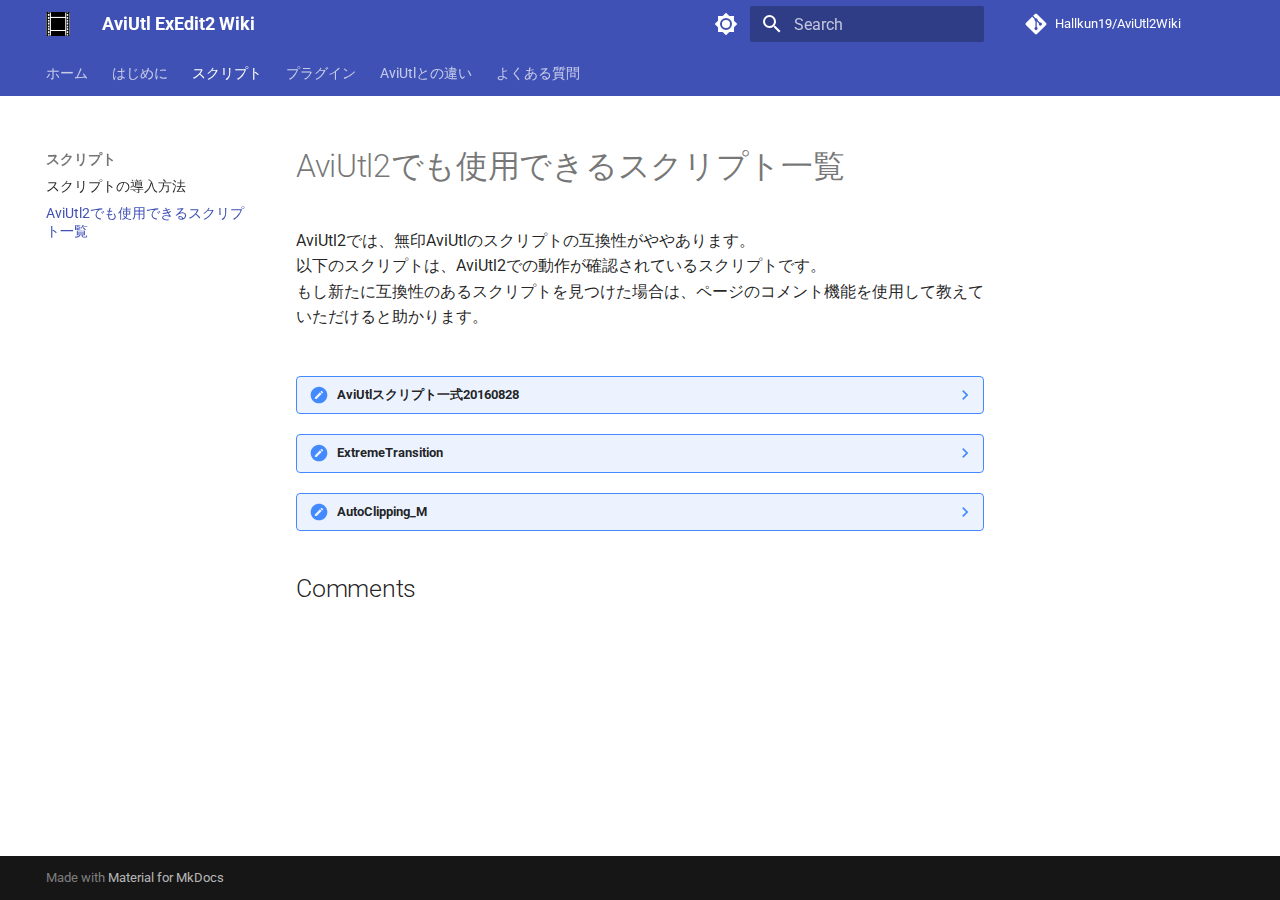
<file: compatible_scripts/index.html>
<!doctype html>
<html lang="en" class="no-js">
  <head>
    
      <meta charset="utf-8">
      <meta name="viewport" content="width=device-width,initial-scale=1">
      
      
      
      
        <link rel="prev" href="../how_to_install_script/">
      
      
        <link rel="next" href="../how_to_install_plugin/">
      
      
      <link rel="icon" href="../assets/images/favicon.png">
      <meta name="generator" content="mkdocs-1.5.3, mkdocs-material-9.2.7">
    
    
      
        <title>AviUtl2でも使用できるスクリプト一覧 - AviUtl ExEdit2 Wiki</title>
      
    
    
      <link rel="stylesheet" href="../assets/stylesheets/main.046329b4.min.css">
      
        
        <link rel="stylesheet" href="../assets/stylesheets/palette.85d0ee34.min.css">
      
      


    
    
      
    
    
      
        
        
        <link rel="preconnect" href="https://fonts.gstatic.com" crossorigin>
        <link rel="stylesheet" href="https://fonts.googleapis.com/css?family=Roboto:300,300i,400,400i,700,700i%7CRoboto+Mono:400,400i,700,700i&display=fallback">
        <style>:root{--md-text-font:"Roboto";--md-code-font:"Roboto Mono"}</style>
      
    
    
      <link rel="stylesheet" href="../stylesheets/extra.css">
    
    <script>__md_scope=new URL("..",location),__md_hash=e=>[...e].reduce((e,_)=>(e<<5)-e+_.charCodeAt(0),0),__md_get=(e,_=localStorage,t=__md_scope)=>JSON.parse(_.getItem(t.pathname+"."+e)),__md_set=(e,_,t=localStorage,a=__md_scope)=>{try{t.setItem(a.pathname+"."+e,JSON.stringify(_))}catch(e){}}</script>
    
      

    
    
    
  </head>
  
  
    
    
      
    
    
    
    
    <body dir="ltr" data-md-color-scheme="default" data-md-color-primary="indigo" data-md-color-accent="indigo">
  
    
    
      <script>var palette=__md_get("__palette");if(palette&&"object"==typeof palette.color)for(var key of Object.keys(palette.color))document.body.setAttribute("data-md-color-"+key,palette.color[key])</script>
    
    <input class="md-toggle" data-md-toggle="drawer" type="checkbox" id="__drawer" autocomplete="off">
    <input class="md-toggle" data-md-toggle="search" type="checkbox" id="__search" autocomplete="off">
    <label class="md-overlay" for="__drawer"></label>
    <div data-md-component="skip">
      
    </div>
    <div data-md-component="announce">
      
    </div>
    
    
      

<header class="md-header" data-md-component="header">
  <nav class="md-header__inner md-grid" aria-label="Header">
    <a href=".." title="AviUtl ExEdit2 Wiki" class="md-header__button md-logo" aria-label="AviUtl ExEdit2 Wiki" data-md-component="logo">
      
  <img src="../img/logo.png" alt="logo">

    </a>
    <label class="md-header__button md-icon" for="__drawer">
      
      <svg xmlns="http://www.w3.org/2000/svg" viewBox="0 0 24 24"><path d="M3 6h18v2H3V6m0 5h18v2H3v-2m0 5h18v2H3v-2Z"/></svg>
    </label>
    <div class="md-header__title" data-md-component="header-title">
      <div class="md-header__ellipsis">
        <div class="md-header__topic">
          <span class="md-ellipsis">
            AviUtl ExEdit2 Wiki
          </span>
        </div>
        <div class="md-header__topic" data-md-component="header-topic">
          <span class="md-ellipsis">
            
              AviUtl2でも使用できるスクリプト一覧
            
          </span>
        </div>
      </div>
    </div>
    
      
        <form class="md-header__option" data-md-component="palette">
  
    
    
    
    <input class="md-option" data-md-color-media="" data-md-color-scheme="default" data-md-color-primary="indigo" data-md-color-accent="indigo"  aria-label="Switch to dark mode"  type="radio" name="__palette" id="__palette_1">
    
      <label class="md-header__button md-icon" title="Switch to dark mode" for="__palette_2" hidden>
        <svg xmlns="http://www.w3.org/2000/svg" viewBox="0 0 24 24"><path d="M12 8a4 4 0 0 0-4 4 4 4 0 0 0 4 4 4 4 0 0 0 4-4 4 4 0 0 0-4-4m0 10a6 6 0 0 1-6-6 6 6 0 0 1 6-6 6 6 0 0 1 6 6 6 6 0 0 1-6 6m8-9.31V4h-4.69L12 .69 8.69 4H4v4.69L.69 12 4 15.31V20h4.69L12 23.31 15.31 20H20v-4.69L23.31 12 20 8.69Z"/></svg>
      </label>
    
  
    
    
    
    <input class="md-option" data-md-color-media="" data-md-color-scheme="slate" data-md-color-primary="indigo" data-md-color-accent="indigo"  aria-label="Switch to light mode"  type="radio" name="__palette" id="__palette_2">
    
      <label class="md-header__button md-icon" title="Switch to light mode" for="__palette_1" hidden>
        <svg xmlns="http://www.w3.org/2000/svg" viewBox="0 0 24 24"><path d="M12 18c-.89 0-1.74-.2-2.5-.55C11.56 16.5 13 14.42 13 12c0-2.42-1.44-4.5-3.5-5.45C10.26 6.2 11.11 6 12 6a6 6 0 0 1 6 6 6 6 0 0 1-6 6m8-9.31V4h-4.69L12 .69 8.69 4H4v4.69L.69 12 4 15.31V20h4.69L12 23.31 15.31 20H20v-4.69L23.31 12 20 8.69Z"/></svg>
      </label>
    
  
</form>
      
    
    
    
      <label class="md-header__button md-icon" for="__search">
        
        <svg xmlns="http://www.w3.org/2000/svg" viewBox="0 0 24 24"><path d="M9.5 3A6.5 6.5 0 0 1 16 9.5c0 1.61-.59 3.09-1.56 4.23l.27.27h.79l5 5-1.5 1.5-5-5v-.79l-.27-.27A6.516 6.516 0 0 1 9.5 16 6.5 6.5 0 0 1 3 9.5 6.5 6.5 0 0 1 9.5 3m0 2C7 5 5 7 5 9.5S7 14 9.5 14 14 12 14 9.5 12 5 9.5 5Z"/></svg>
      </label>
      <div class="md-search" data-md-component="search" role="dialog">
  <label class="md-search__overlay" for="__search"></label>
  <div class="md-search__inner" role="search">
    <form class="md-search__form" name="search">
      <input type="text" class="md-search__input" name="query" aria-label="Search" placeholder="Search" autocapitalize="off" autocorrect="off" autocomplete="off" spellcheck="false" data-md-component="search-query" required>
      <label class="md-search__icon md-icon" for="__search">
        
        <svg xmlns="http://www.w3.org/2000/svg" viewBox="0 0 24 24"><path d="M9.5 3A6.5 6.5 0 0 1 16 9.5c0 1.61-.59 3.09-1.56 4.23l.27.27h.79l5 5-1.5 1.5-5-5v-.79l-.27-.27A6.516 6.516 0 0 1 9.5 16 6.5 6.5 0 0 1 3 9.5 6.5 6.5 0 0 1 9.5 3m0 2C7 5 5 7 5 9.5S7 14 9.5 14 14 12 14 9.5 12 5 9.5 5Z"/></svg>
        
        <svg xmlns="http://www.w3.org/2000/svg" viewBox="0 0 24 24"><path d="M20 11v2H8l5.5 5.5-1.42 1.42L4.16 12l7.92-7.92L13.5 5.5 8 11h12Z"/></svg>
      </label>
      <nav class="md-search__options" aria-label="Search">
        
        <button type="reset" class="md-search__icon md-icon" title="Clear" aria-label="Clear" tabindex="-1">
          
          <svg xmlns="http://www.w3.org/2000/svg" viewBox="0 0 24 24"><path d="M19 6.41 17.59 5 12 10.59 6.41 5 5 6.41 10.59 12 5 17.59 6.41 19 12 13.41 17.59 19 19 17.59 13.41 12 19 6.41Z"/></svg>
        </button>
      </nav>
      
    </form>
    <div class="md-search__output">
      <div class="md-search__scrollwrap" data-md-scrollfix>
        <div class="md-search-result" data-md-component="search-result">
          <div class="md-search-result__meta">
            Initializing search
          </div>
          <ol class="md-search-result__list" role="presentation"></ol>
        </div>
      </div>
    </div>
  </div>
</div>
    
    
      <div class="md-header__source">
        <a href="https://github.com/Hallkun19/Aviutl2Wiki" title="Go to repository" class="md-source" data-md-component="source">
  <div class="md-source__icon md-icon">
    
    <svg xmlns="http://www.w3.org/2000/svg" viewBox="0 0 448 512"><!--! Font Awesome Free 6.4.2 by @fontawesome - https://fontawesome.com License - https://fontawesome.com/license/free (Icons: CC BY 4.0, Fonts: SIL OFL 1.1, Code: MIT License) Copyright 2023 Fonticons, Inc.--><path d="M439.55 236.05 244 40.45a28.87 28.87 0 0 0-40.81 0l-40.66 40.63 51.52 51.52c27.06-9.14 52.68 16.77 43.39 43.68l49.66 49.66c34.23-11.8 61.18 31 35.47 56.69-26.49 26.49-70.21-2.87-56-37.34L240.22 199v121.85c25.3 12.54 22.26 41.85 9.08 55a34.34 34.34 0 0 1-48.55 0c-17.57-17.6-11.07-46.91 11.25-56v-123c-20.8-8.51-24.6-30.74-18.64-45L142.57 101 8.45 235.14a28.86 28.86 0 0 0 0 40.81l195.61 195.6a28.86 28.86 0 0 0 40.8 0l194.69-194.69a28.86 28.86 0 0 0 0-40.81z"/></svg>
  </div>
  <div class="md-source__repository">
    Hallkun19/AviUtl2Wiki
  </div>
</a>
      </div>
    
  </nav>
  
</header>
    
    <div class="md-container" data-md-component="container">
      
      
        
          
            
<nav class="md-tabs" aria-label="Tabs" data-md-component="tabs">
  <div class="md-grid">
    <ul class="md-tabs__list">
      
        
  
  
  
    <li class="md-tabs__item">
      <a href=".." class="md-tabs__link">
        
  
    
  
  ホーム

      </a>
    </li>
  

      
        
  
  
  
    
    
      <li class="md-tabs__item">
        <a href="../how_to_install/" class="md-tabs__link">
          
  
  はじめに

        </a>
      </li>
    
  

      
        
  
  
    
  
  
    
    
      <li class="md-tabs__item md-tabs__item--active">
        <a href="../how_to_install_script/" class="md-tabs__link">
          
  
  スクリプト

        </a>
      </li>
    
  

      
        
  
  
  
    
    
      <li class="md-tabs__item">
        <a href="../how_to_install_plugin/" class="md-tabs__link">
          
  
  プラグイン

        </a>
      </li>
    
  

      
        
  
  
  
    <li class="md-tabs__item">
      <a href="../aviutl_diff/" class="md-tabs__link">
        
  
    
  
  AviUtlとの違い

      </a>
    </li>
  

      
        
  
  
  
    <li class="md-tabs__item">
      <a href="../faq/" class="md-tabs__link">
        
  
    
  
  よくある質問

      </a>
    </li>
  

      
    </ul>
  </div>
</nav>
          
        
      
      <main class="md-main" data-md-component="main">
        <div class="md-main__inner md-grid">
          
            
              
              <div class="md-sidebar md-sidebar--primary" data-md-component="sidebar" data-md-type="navigation" >
                <div class="md-sidebar__scrollwrap">
                  <div class="md-sidebar__inner">
                    


  


<nav class="md-nav md-nav--primary md-nav--lifted" aria-label="Navigation" data-md-level="0">
  <label class="md-nav__title" for="__drawer">
    <a href=".." title="AviUtl ExEdit2 Wiki" class="md-nav__button md-logo" aria-label="AviUtl ExEdit2 Wiki" data-md-component="logo">
      
  <img src="../img/logo.png" alt="logo">

    </a>
    AviUtl ExEdit2 Wiki
  </label>
  
    <div class="md-nav__source">
      <a href="https://github.com/Hallkun19/Aviutl2Wiki" title="Go to repository" class="md-source" data-md-component="source">
  <div class="md-source__icon md-icon">
    
    <svg xmlns="http://www.w3.org/2000/svg" viewBox="0 0 448 512"><!--! Font Awesome Free 6.4.2 by @fontawesome - https://fontawesome.com License - https://fontawesome.com/license/free (Icons: CC BY 4.0, Fonts: SIL OFL 1.1, Code: MIT License) Copyright 2023 Fonticons, Inc.--><path d="M439.55 236.05 244 40.45a28.87 28.87 0 0 0-40.81 0l-40.66 40.63 51.52 51.52c27.06-9.14 52.68 16.77 43.39 43.68l49.66 49.66c34.23-11.8 61.18 31 35.47 56.69-26.49 26.49-70.21-2.87-56-37.34L240.22 199v121.85c25.3 12.54 22.26 41.85 9.08 55a34.34 34.34 0 0 1-48.55 0c-17.57-17.6-11.07-46.91 11.25-56v-123c-20.8-8.51-24.6-30.74-18.64-45L142.57 101 8.45 235.14a28.86 28.86 0 0 0 0 40.81l195.61 195.6a28.86 28.86 0 0 0 40.8 0l194.69-194.69a28.86 28.86 0 0 0 0-40.81z"/></svg>
  </div>
  <div class="md-source__repository">
    Hallkun19/AviUtl2Wiki
  </div>
</a>
    </div>
  
  <ul class="md-nav__list" data-md-scrollfix>
    
      
      
  
  
  
    <li class="md-nav__item">
      <a href=".." class="md-nav__link">
        
  
  <span class="md-ellipsis">
    ホーム
  </span>
  

      </a>
    </li>
  

    
      
      
  
  
  
    
    
    
    <li class="md-nav__item md-nav__item--nested">
      
        
        
        
        
        <input class="md-nav__toggle md-toggle " type="checkbox" id="__nav_2" >
        
          <label class="md-nav__link" for="__nav_2" id="__nav_2_label" tabindex="0">
            
  
  <span class="md-ellipsis">
    はじめに
  </span>
  

            <span class="md-nav__icon md-icon"></span>
          </label>
        
        <nav class="md-nav" data-md-level="1" aria-labelledby="__nav_2_label" aria-expanded="false">
          <label class="md-nav__title" for="__nav_2">
            <span class="md-nav__icon md-icon"></span>
            はじめに
          </label>
          <ul class="md-nav__list" data-md-scrollfix>
            
              
                
  
  
  
    <li class="md-nav__item">
      <a href="../how_to_install/" class="md-nav__link">
        
  
  <span class="md-ellipsis">
    導入方法
  </span>
  

      </a>
    </li>
  

              
            
              
                
  
  
  
    <li class="md-nav__item">
      <a href="../how_to_use.md" class="md-nav__link">
        
  
  <span class="md-ellipsis">
    基本的な使い方
  </span>
  

      </a>
    </li>
  

              
            
          </ul>
        </nav>
      
    </li>
  

    
      
      
  
  
    
  
  
    
    
    
    <li class="md-nav__item md-nav__item--active md-nav__item--nested">
      
        
        
        
        
        <input class="md-nav__toggle md-toggle " type="checkbox" id="__nav_3" checked>
        
          <label class="md-nav__link" for="__nav_3" id="__nav_3_label" tabindex="0">
            
  
  <span class="md-ellipsis">
    スクリプト
  </span>
  

            <span class="md-nav__icon md-icon"></span>
          </label>
        
        <nav class="md-nav" data-md-level="1" aria-labelledby="__nav_3_label" aria-expanded="true">
          <label class="md-nav__title" for="__nav_3">
            <span class="md-nav__icon md-icon"></span>
            スクリプト
          </label>
          <ul class="md-nav__list" data-md-scrollfix>
            
              
                
  
  
  
    <li class="md-nav__item">
      <a href="../how_to_install_script/" class="md-nav__link">
        
  
  <span class="md-ellipsis">
    スクリプトの導入方法
  </span>
  

      </a>
    </li>
  

              
            
              
                
  
  
    
  
  
    <li class="md-nav__item md-nav__item--active">
      
      <input class="md-nav__toggle md-toggle" type="checkbox" id="__toc">
      
      
      
      <a href="./" class="md-nav__link md-nav__link--active">
        
  
  <span class="md-ellipsis">
    AviUtl2でも使用できるスクリプト一覧
  </span>
  

      </a>
      
    </li>
  

              
            
          </ul>
        </nav>
      
    </li>
  

    
      
      
  
  
  
    
    
    
    <li class="md-nav__item md-nav__item--nested">
      
        
        
        
        
        <input class="md-nav__toggle md-toggle " type="checkbox" id="__nav_4" >
        
          <label class="md-nav__link" for="__nav_4" id="__nav_4_label" tabindex="0">
            
  
  <span class="md-ellipsis">
    プラグイン
  </span>
  

            <span class="md-nav__icon md-icon"></span>
          </label>
        
        <nav class="md-nav" data-md-level="1" aria-labelledby="__nav_4_label" aria-expanded="false">
          <label class="md-nav__title" for="__nav_4">
            <span class="md-nav__icon md-icon"></span>
            プラグイン
          </label>
          <ul class="md-nav__list" data-md-scrollfix>
            
              
                
  
  
  
    <li class="md-nav__item">
      <a href="../how_to_install_plugin/" class="md-nav__link">
        
  
  <span class="md-ellipsis">
    プラグインの導入方法
  </span>
  

      </a>
    </li>
  

              
            
              
                
  
  
  
    <li class="md-nav__item">
      <a href="../compatible_plugins/" class="md-nav__link">
        
  
  <span class="md-ellipsis">
    AviUtl2でも使用できるプラグイン一覧
  </span>
  

      </a>
    </li>
  

              
            
          </ul>
        </nav>
      
    </li>
  

    
      
      
  
  
  
    <li class="md-nav__item">
      <a href="../aviutl_diff/" class="md-nav__link">
        
  
  <span class="md-ellipsis">
    AviUtlとの違い
  </span>
  

      </a>
    </li>
  

    
      
      
  
  
  
    <li class="md-nav__item">
      <a href="../faq/" class="md-nav__link">
        
  
  <span class="md-ellipsis">
    よくある質問
  </span>
  

      </a>
    </li>
  

    
  </ul>
</nav>
                  </div>
                </div>
              </div>
            
            
              
              <div class="md-sidebar md-sidebar--secondary" data-md-component="sidebar" data-md-type="toc" >
                <div class="md-sidebar__scrollwrap">
                  <div class="md-sidebar__inner">
                    

<nav class="md-nav md-nav--secondary" aria-label="Table of contents">
  
  
  
  
</nav>
                  </div>
                </div>
              </div>
            
          
          
            <div class="md-content" data-md-component="content">
              <article class="md-content__inner md-typeset">
                
                  

  
  


  <h1>AviUtl2でも使用できるスクリプト一覧</h1>

<p>AviUtl2では、無印AviUtlのスクリプトの互換性がややあります。<br>
以下のスクリプトは、AviUtl2での動作が確認されているスクリプトです。<br>
もし新たに互換性のあるスクリプトを見つけた場合は、ページのコメント機能を使用して教えていただけると助かります。<br><br></p>
<details class="note">
<summary>AviUtlスクリプト一式20160828</summary>
<p>ダウンロードは<a href="https://bowlroll.net/file/3777">こちら</a>です。
ANM_ssdやTA_ssdなどの、便利なスクリプトが多数含まれています。</p>
</details>
<details class="note">
<summary>ExtremeTransition</summary>
<p>ダウンロードは<a href="https://github.com/sasimi0343/NotAviutl/tree/master/ExtremeTransition">こちら</a>です。
テキストの登場のアニメーションが楽に作成できるスクリプトです。</p>
</details>
<details class="note">
<summary>AutoClipping_M</summary>
<p>ダウンロードは<a href="https://github.com/Mr-Ojii/AviUtl-AutoClipping_M-Script">こちら</a>です。
オブジェクトの余白部分のクリッピングを自動で行うスクリプトです。</p>
</details>





  <h2 id="__comments">Comments</h2>
  <!-- Insert generated snippet here -->
<script src="https://giscus.app/client.js"
        data-repo="Hallkun19/Aviutl2Wiki"
        data-repo-id="R_kgDOPI9MGQ"
        data-category="Announcements"
        data-category-id="DIC_kwDOPI9MGc4CsqGf"
        data-mapping="pathname"
        data-strict="0"
        data-reactions-enabled="0"
        data-emit-metadata="0"
        data-input-position="bottom"
        data-theme="preferred_color_scheme"
        data-lang="ja"
        crossorigin="anonymous"
        async>
</script>
  <!-- Synchronize Giscus theme with palette -->
  <script>
    var giscus = document.querySelector("script[src*=giscus]")

    /* Set palette on initial load */
    var palette = __md_get("__palette")
    if (palette && typeof palette.color === "object") {
      var theme = palette.color.scheme === "slate" ? "dark" : "light"
      giscus.setAttribute("data-theme", theme) 
    }

    /* Register event handlers after documented loaded */
    document.addEventListener("DOMContentLoaded", function() {
      var ref = document.querySelector("[data-md-component=palette]")
      ref.addEventListener("change", function() {
        var palette = __md_get("__palette")
        if (palette && typeof palette.color === "object") {
          var theme = palette.color.scheme === "slate" ? "dark" : "light"

          /* Instruct Giscus to change theme */
          var frame = document.querySelector(".giscus-frame")
          frame.contentWindow.postMessage(
            { giscus: { setConfig: { theme } } },
            "https://giscus.app"
          )
        }
      })
    })
  </script>

                
              </article>
            </div>
          
          
        </div>
        
      </main>
      
        <footer class="md-footer">
  
  <div class="md-footer-meta md-typeset">
    <div class="md-footer-meta__inner md-grid">
      <div class="md-copyright">
  
  
    Made with
    <a href="https://squidfunk.github.io/mkdocs-material/" target="_blank" rel="noopener">
      Material for MkDocs
    </a>
  
</div>
      
    </div>
  </div>
</footer>
      
    </div>
    <div class="md-dialog" data-md-component="dialog">
      <div class="md-dialog__inner md-typeset"></div>
    </div>
    
    <script id="__config" type="application/json">{"base": "..", "features": ["navigation.tabs"], "search": "../assets/javascripts/workers/search.dfff1995.min.js", "translations": {"clipboard.copied": "Copied to clipboard", "clipboard.copy": "Copy to clipboard", "search.result.more.one": "1 more on this page", "search.result.more.other": "# more on this page", "search.result.none": "No matching documents", "search.result.one": "1 matching document", "search.result.other": "# matching documents", "search.result.placeholder": "Type to start searching", "search.result.term.missing": "Missing", "select.version": "Select version"}}</script>
    
    
      <script src="../assets/javascripts/bundle.dff1b7c8.min.js"></script>
      
    
  </body>
</html>
</file>
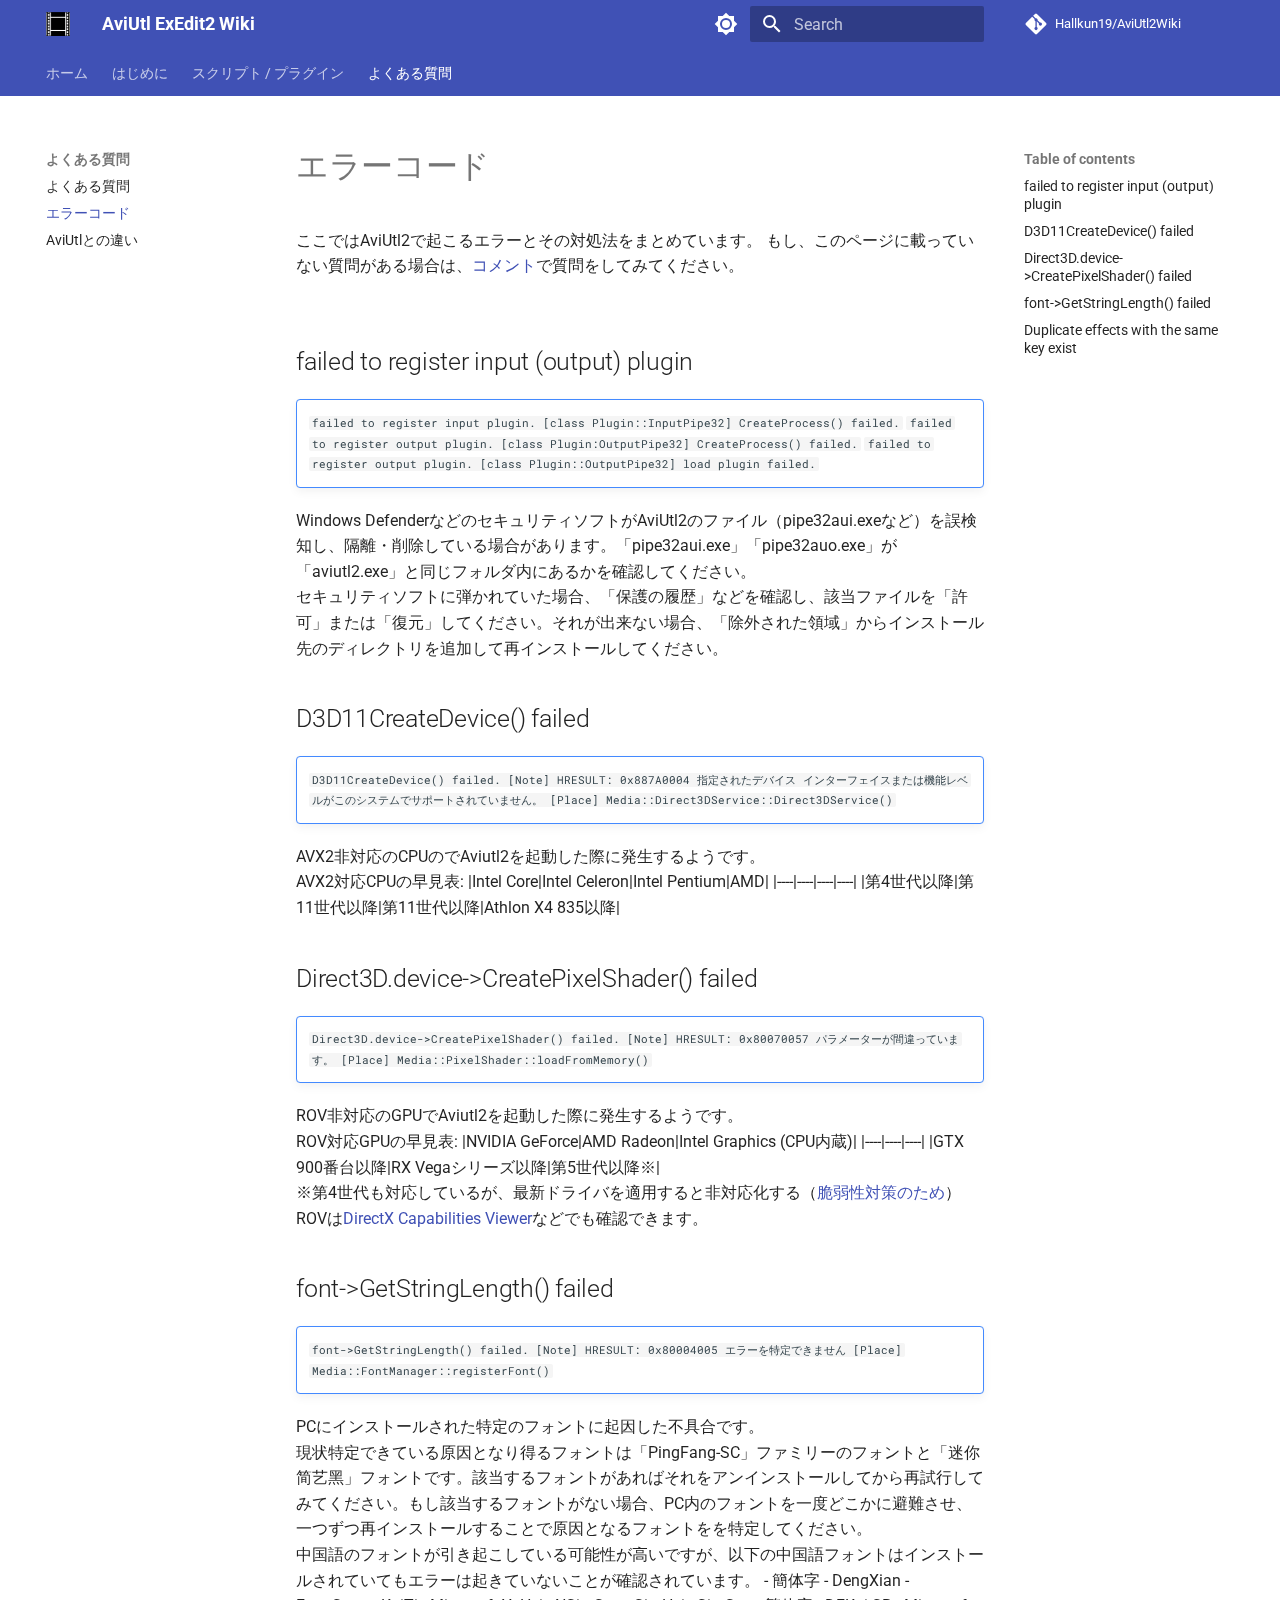
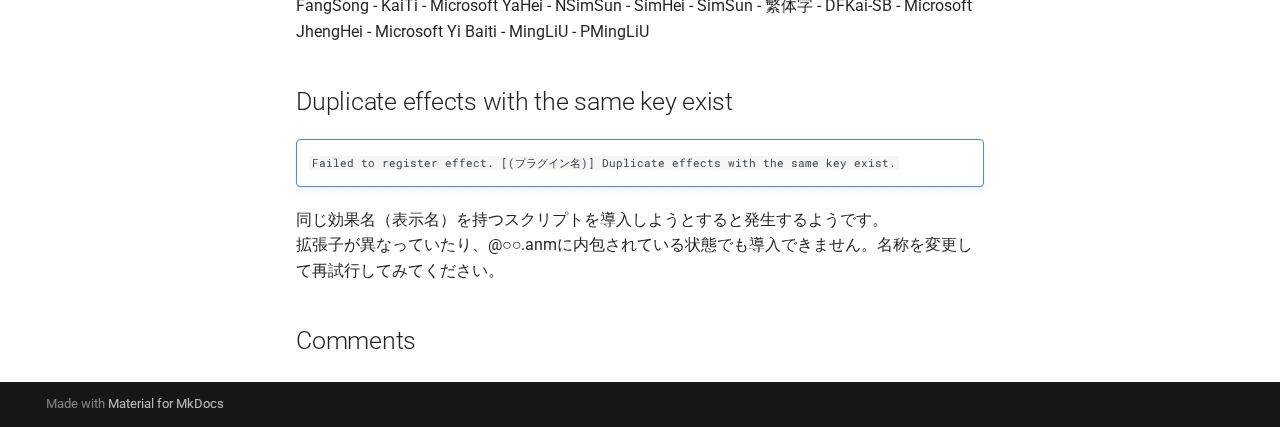
<file: error_code/index.html>
<!doctype html>
<html lang="en" class="no-js">
  <head>
    
      <meta charset="utf-8">
      <meta name="viewport" content="width=device-width,initial-scale=1">
      
      
      
      
        <link rel="prev" href="../faq/">
      
      
        <link rel="next" href="../aviutl_diff/">
      
      
      <link rel="icon" href="../assets/images/favicon.png">
      <meta name="generator" content="mkdocs-1.5.3, mkdocs-material-9.2.7">
    
    
      
        <title>エラーコード - AviUtl ExEdit2 Wiki</title>
      
    
    
      <link rel="stylesheet" href="../assets/stylesheets/main.046329b4.min.css">
      
        
        <link rel="stylesheet" href="../assets/stylesheets/palette.85d0ee34.min.css">
      
      


    
    
      
    
    
      
        
        
        <link rel="preconnect" href="https://fonts.gstatic.com" crossorigin>
        <link rel="stylesheet" href="https://fonts.googleapis.com/css?family=Roboto:300,300i,400,400i,700,700i%7CRoboto+Mono:400,400i,700,700i&display=fallback">
        <style>:root{--md-text-font:"Roboto";--md-code-font:"Roboto Mono"}</style>
      
    
    
      <link rel="stylesheet" href="../stylesheets/extra.css">
    
    <script>__md_scope=new URL("..",location),__md_hash=e=>[...e].reduce((e,_)=>(e<<5)-e+_.charCodeAt(0),0),__md_get=(e,_=localStorage,t=__md_scope)=>JSON.parse(_.getItem(t.pathname+"."+e)),__md_set=(e,_,t=localStorage,a=__md_scope)=>{try{t.setItem(a.pathname+"."+e,JSON.stringify(_))}catch(e){}}</script>
    
      

    
    
    
  </head>
  
  
    
    
      
    
    
    
    
    <body dir="ltr" data-md-color-scheme="default" data-md-color-primary="indigo" data-md-color-accent="indigo">
  
    
    
      <script>var palette=__md_get("__palette");if(palette&&"object"==typeof palette.color)for(var key of Object.keys(palette.color))document.body.setAttribute("data-md-color-"+key,palette.color[key])</script>
    
    <input class="md-toggle" data-md-toggle="drawer" type="checkbox" id="__drawer" autocomplete="off">
    <input class="md-toggle" data-md-toggle="search" type="checkbox" id="__search" autocomplete="off">
    <label class="md-overlay" for="__drawer"></label>
    <div data-md-component="skip">
      
        
        <a href="#_1" class="md-skip">
          Skip to content
        </a>
      
    </div>
    <div data-md-component="announce">
      
    </div>
    
    
      

<header class="md-header" data-md-component="header">
  <nav class="md-header__inner md-grid" aria-label="Header">
    <a href=".." title="AviUtl ExEdit2 Wiki" class="md-header__button md-logo" aria-label="AviUtl ExEdit2 Wiki" data-md-component="logo">
      
  <img src="../img/logo.png" alt="logo">

    </a>
    <label class="md-header__button md-icon" for="__drawer">
      
      <svg xmlns="http://www.w3.org/2000/svg" viewBox="0 0 24 24"><path d="M3 6h18v2H3V6m0 5h18v2H3v-2m0 5h18v2H3v-2Z"/></svg>
    </label>
    <div class="md-header__title" data-md-component="header-title">
      <div class="md-header__ellipsis">
        <div class="md-header__topic">
          <span class="md-ellipsis">
            AviUtl ExEdit2 Wiki
          </span>
        </div>
        <div class="md-header__topic" data-md-component="header-topic">
          <span class="md-ellipsis">
            
              エラーコード
            
          </span>
        </div>
      </div>
    </div>
    
      
        <form class="md-header__option" data-md-component="palette">
  
    
    
    
    <input class="md-option" data-md-color-media="" data-md-color-scheme="default" data-md-color-primary="indigo" data-md-color-accent="indigo"  aria-label="Switch to dark mode"  type="radio" name="__palette" id="__palette_1">
    
      <label class="md-header__button md-icon" title="Switch to dark mode" for="__palette_2" hidden>
        <svg xmlns="http://www.w3.org/2000/svg" viewBox="0 0 24 24"><path d="M12 8a4 4 0 0 0-4 4 4 4 0 0 0 4 4 4 4 0 0 0 4-4 4 4 0 0 0-4-4m0 10a6 6 0 0 1-6-6 6 6 0 0 1 6-6 6 6 0 0 1 6 6 6 6 0 0 1-6 6m8-9.31V4h-4.69L12 .69 8.69 4H4v4.69L.69 12 4 15.31V20h4.69L12 23.31 15.31 20H20v-4.69L23.31 12 20 8.69Z"/></svg>
      </label>
    
  
    
    
    
    <input class="md-option" data-md-color-media="" data-md-color-scheme="slate" data-md-color-primary="indigo" data-md-color-accent="indigo"  aria-label="Switch to light mode"  type="radio" name="__palette" id="__palette_2">
    
      <label class="md-header__button md-icon" title="Switch to light mode" for="__palette_1" hidden>
        <svg xmlns="http://www.w3.org/2000/svg" viewBox="0 0 24 24"><path d="M12 18c-.89 0-1.74-.2-2.5-.55C11.56 16.5 13 14.42 13 12c0-2.42-1.44-4.5-3.5-5.45C10.26 6.2 11.11 6 12 6a6 6 0 0 1 6 6 6 6 0 0 1-6 6m8-9.31V4h-4.69L12 .69 8.69 4H4v4.69L.69 12 4 15.31V20h4.69L12 23.31 15.31 20H20v-4.69L23.31 12 20 8.69Z"/></svg>
      </label>
    
  
</form>
      
    
    
    
      <label class="md-header__button md-icon" for="__search">
        
        <svg xmlns="http://www.w3.org/2000/svg" viewBox="0 0 24 24"><path d="M9.5 3A6.5 6.5 0 0 1 16 9.5c0 1.61-.59 3.09-1.56 4.23l.27.27h.79l5 5-1.5 1.5-5-5v-.79l-.27-.27A6.516 6.516 0 0 1 9.5 16 6.5 6.5 0 0 1 3 9.5 6.5 6.5 0 0 1 9.5 3m0 2C7 5 5 7 5 9.5S7 14 9.5 14 14 12 14 9.5 12 5 9.5 5Z"/></svg>
      </label>
      <div class="md-search" data-md-component="search" role="dialog">
  <label class="md-search__overlay" for="__search"></label>
  <div class="md-search__inner" role="search">
    <form class="md-search__form" name="search">
      <input type="text" class="md-search__input" name="query" aria-label="Search" placeholder="Search" autocapitalize="off" autocorrect="off" autocomplete="off" spellcheck="false" data-md-component="search-query" required>
      <label class="md-search__icon md-icon" for="__search">
        
        <svg xmlns="http://www.w3.org/2000/svg" viewBox="0 0 24 24"><path d="M9.5 3A6.5 6.5 0 0 1 16 9.5c0 1.61-.59 3.09-1.56 4.23l.27.27h.79l5 5-1.5 1.5-5-5v-.79l-.27-.27A6.516 6.516 0 0 1 9.5 16 6.5 6.5 0 0 1 3 9.5 6.5 6.5 0 0 1 9.5 3m0 2C7 5 5 7 5 9.5S7 14 9.5 14 14 12 14 9.5 12 5 9.5 5Z"/></svg>
        
        <svg xmlns="http://www.w3.org/2000/svg" viewBox="0 0 24 24"><path d="M20 11v2H8l5.5 5.5-1.42 1.42L4.16 12l7.92-7.92L13.5 5.5 8 11h12Z"/></svg>
      </label>
      <nav class="md-search__options" aria-label="Search">
        
        <button type="reset" class="md-search__icon md-icon" title="Clear" aria-label="Clear" tabindex="-1">
          
          <svg xmlns="http://www.w3.org/2000/svg" viewBox="0 0 24 24"><path d="M19 6.41 17.59 5 12 10.59 6.41 5 5 6.41 10.59 12 5 17.59 6.41 19 12 13.41 17.59 19 19 17.59 13.41 12 19 6.41Z"/></svg>
        </button>
      </nav>
      
    </form>
    <div class="md-search__output">
      <div class="md-search__scrollwrap" data-md-scrollfix>
        <div class="md-search-result" data-md-component="search-result">
          <div class="md-search-result__meta">
            Initializing search
          </div>
          <ol class="md-search-result__list" role="presentation"></ol>
        </div>
      </div>
    </div>
  </div>
</div>
    
    
      <div class="md-header__source">
        <a href="https://github.com/Hallkun19/Aviutl2Wiki" title="Go to repository" class="md-source" data-md-component="source">
  <div class="md-source__icon md-icon">
    
    <svg xmlns="http://www.w3.org/2000/svg" viewBox="0 0 448 512"><!--! Font Awesome Free 6.4.2 by @fontawesome - https://fontawesome.com License - https://fontawesome.com/license/free (Icons: CC BY 4.0, Fonts: SIL OFL 1.1, Code: MIT License) Copyright 2023 Fonticons, Inc.--><path d="M439.55 236.05 244 40.45a28.87 28.87 0 0 0-40.81 0l-40.66 40.63 51.52 51.52c27.06-9.14 52.68 16.77 43.39 43.68l49.66 49.66c34.23-11.8 61.18 31 35.47 56.69-26.49 26.49-70.21-2.87-56-37.34L240.22 199v121.85c25.3 12.54 22.26 41.85 9.08 55a34.34 34.34 0 0 1-48.55 0c-17.57-17.6-11.07-46.91 11.25-56v-123c-20.8-8.51-24.6-30.74-18.64-45L142.57 101 8.45 235.14a28.86 28.86 0 0 0 0 40.81l195.61 195.6a28.86 28.86 0 0 0 40.8 0l194.69-194.69a28.86 28.86 0 0 0 0-40.81z"/></svg>
  </div>
  <div class="md-source__repository">
    Hallkun19/AviUtl2Wiki
  </div>
</a>
      </div>
    
  </nav>
  
</header>
    
    <div class="md-container" data-md-component="container">
      
      
        
          
            
<nav class="md-tabs" aria-label="Tabs" data-md-component="tabs">
  <div class="md-grid">
    <ul class="md-tabs__list">
      
        
  
  
  
    <li class="md-tabs__item">
      <a href=".." class="md-tabs__link">
        
  
    
  
  ホーム

      </a>
    </li>
  

      
        
  
  
  
    
    
      <li class="md-tabs__item">
        <a href="../how_to_install/" class="md-tabs__link">
          
  
  はじめに

        </a>
      </li>
    
  

      
        
  
  
  
    
    
      <li class="md-tabs__item">
        <a href="../how_to_install_script/" class="md-tabs__link">
          
  
  スクリプト / プラグイン

        </a>
      </li>
    
  

      
        
  
  
    
  
  
    
    
      <li class="md-tabs__item md-tabs__item--active">
        <a href="../faq/" class="md-tabs__link">
          
  
  よくある質問

        </a>
      </li>
    
  

      
    </ul>
  </div>
</nav>
          
        
      
      <main class="md-main" data-md-component="main">
        <div class="md-main__inner md-grid">
          
            
              
              <div class="md-sidebar md-sidebar--primary" data-md-component="sidebar" data-md-type="navigation" >
                <div class="md-sidebar__scrollwrap">
                  <div class="md-sidebar__inner">
                    


  


<nav class="md-nav md-nav--primary md-nav--lifted" aria-label="Navigation" data-md-level="0">
  <label class="md-nav__title" for="__drawer">
    <a href=".." title="AviUtl ExEdit2 Wiki" class="md-nav__button md-logo" aria-label="AviUtl ExEdit2 Wiki" data-md-component="logo">
      
  <img src="../img/logo.png" alt="logo">

    </a>
    AviUtl ExEdit2 Wiki
  </label>
  
    <div class="md-nav__source">
      <a href="https://github.com/Hallkun19/Aviutl2Wiki" title="Go to repository" class="md-source" data-md-component="source">
  <div class="md-source__icon md-icon">
    
    <svg xmlns="http://www.w3.org/2000/svg" viewBox="0 0 448 512"><!--! Font Awesome Free 6.4.2 by @fontawesome - https://fontawesome.com License - https://fontawesome.com/license/free (Icons: CC BY 4.0, Fonts: SIL OFL 1.1, Code: MIT License) Copyright 2023 Fonticons, Inc.--><path d="M439.55 236.05 244 40.45a28.87 28.87 0 0 0-40.81 0l-40.66 40.63 51.52 51.52c27.06-9.14 52.68 16.77 43.39 43.68l49.66 49.66c34.23-11.8 61.18 31 35.47 56.69-26.49 26.49-70.21-2.87-56-37.34L240.22 199v121.85c25.3 12.54 22.26 41.85 9.08 55a34.34 34.34 0 0 1-48.55 0c-17.57-17.6-11.07-46.91 11.25-56v-123c-20.8-8.51-24.6-30.74-18.64-45L142.57 101 8.45 235.14a28.86 28.86 0 0 0 0 40.81l195.61 195.6a28.86 28.86 0 0 0 40.8 0l194.69-194.69a28.86 28.86 0 0 0 0-40.81z"/></svg>
  </div>
  <div class="md-source__repository">
    Hallkun19/AviUtl2Wiki
  </div>
</a>
    </div>
  
  <ul class="md-nav__list" data-md-scrollfix>
    
      
      
  
  
  
    <li class="md-nav__item">
      <a href=".." class="md-nav__link">
        
  
  <span class="md-ellipsis">
    ホーム
  </span>
  

      </a>
    </li>
  

    
      
      
  
  
  
    
    
    
    <li class="md-nav__item md-nav__item--nested">
      
        
        
        
        
        <input class="md-nav__toggle md-toggle " type="checkbox" id="__nav_2" >
        
          <label class="md-nav__link" for="__nav_2" id="__nav_2_label" tabindex="0">
            
  
  <span class="md-ellipsis">
    はじめに
  </span>
  

            <span class="md-nav__icon md-icon"></span>
          </label>
        
        <nav class="md-nav" data-md-level="1" aria-labelledby="__nav_2_label" aria-expanded="false">
          <label class="md-nav__title" for="__nav_2">
            <span class="md-nav__icon md-icon"></span>
            はじめに
          </label>
          <ul class="md-nav__list" data-md-scrollfix>
            
              
                
  
  
  
    <li class="md-nav__item">
      <a href="../how_to_install/" class="md-nav__link">
        
  
  <span class="md-ellipsis">
    導入方法
  </span>
  

      </a>
    </li>
  

              
            
              
                
  
  
  
    <li class="md-nav__item">
      <a href="../how_to_use.md" class="md-nav__link">
        
  
  <span class="md-ellipsis">
    基本的な使い方
  </span>
  

      </a>
    </li>
  

              
            
          </ul>
        </nav>
      
    </li>
  

    
      
      
  
  
  
    
    
    
    <li class="md-nav__item md-nav__item--nested">
      
        
        
        
        
        <input class="md-nav__toggle md-toggle " type="checkbox" id="__nav_3" >
        
          <label class="md-nav__link" for="__nav_3" id="__nav_3_label" tabindex="0">
            
  
  <span class="md-ellipsis">
    スクリプト / プラグイン
  </span>
  

            <span class="md-nav__icon md-icon"></span>
          </label>
        
        <nav class="md-nav" data-md-level="1" aria-labelledby="__nav_3_label" aria-expanded="false">
          <label class="md-nav__title" for="__nav_3">
            <span class="md-nav__icon md-icon"></span>
            スクリプト / プラグイン
          </label>
          <ul class="md-nav__list" data-md-scrollfix>
            
              
                
  
  
  
    <li class="md-nav__item">
      <a href="../how_to_install_script/" class="md-nav__link">
        
  
  <span class="md-ellipsis">
    導入方法
  </span>
  

      </a>
    </li>
  

              
            
              
                
  
  
  
    <li class="md-nav__item">
      <a href="../scripts/" class="md-nav__link">
        
  
  <span class="md-ellipsis">
    利用できるもの一覧
  </span>
  

      </a>
    </li>
  

              
            
              
                
  
  
  
    <li class="md-nav__item">
      <a href="../script_post/" class="md-nav__link">
        
  
  <span class="md-ellipsis">
    投稿フォーム
  </span>
  

      </a>
    </li>
  

              
            
          </ul>
        </nav>
      
    </li>
  

    
      
      
  
  
    
  
  
    
    
    
    <li class="md-nav__item md-nav__item--active md-nav__item--nested">
      
        
        
        
        
        <input class="md-nav__toggle md-toggle " type="checkbox" id="__nav_4" checked>
        
          <label class="md-nav__link" for="__nav_4" id="__nav_4_label" tabindex="0">
            
  
  <span class="md-ellipsis">
    よくある質問
  </span>
  

            <span class="md-nav__icon md-icon"></span>
          </label>
        
        <nav class="md-nav" data-md-level="1" aria-labelledby="__nav_4_label" aria-expanded="true">
          <label class="md-nav__title" for="__nav_4">
            <span class="md-nav__icon md-icon"></span>
            よくある質問
          </label>
          <ul class="md-nav__list" data-md-scrollfix>
            
              
                
  
  
  
    <li class="md-nav__item">
      <a href="../faq/" class="md-nav__link">
        
  
  <span class="md-ellipsis">
    よくある質問
  </span>
  

      </a>
    </li>
  

              
            
              
                
  
  
    
  
  
    <li class="md-nav__item md-nav__item--active">
      
      <input class="md-nav__toggle md-toggle" type="checkbox" id="__toc">
      
      
        
      
      
        <label class="md-nav__link md-nav__link--active" for="__toc">
          
  
  <span class="md-ellipsis">
    エラーコード
  </span>
  

          <span class="md-nav__icon md-icon"></span>
        </label>
      
      <a href="./" class="md-nav__link md-nav__link--active">
        
  
  <span class="md-ellipsis">
    エラーコード
  </span>
  

      </a>
      
        

<nav class="md-nav md-nav--secondary" aria-label="Table of contents">
  
  
  
    
  
  
    <label class="md-nav__title" for="__toc">
      <span class="md-nav__icon md-icon"></span>
      Table of contents
    </label>
    <ul class="md-nav__list" data-md-component="toc" data-md-scrollfix>
      
        <li class="md-nav__item">
  <a href="#failed-to-register-input-output-plugin" class="md-nav__link">
    failed to register input (output) plugin
  </a>
  
</li>
      
        <li class="md-nav__item">
  <a href="#d3d11createdevice-failed" class="md-nav__link">
    D3D11CreateDevice() failed
  </a>
  
</li>
      
        <li class="md-nav__item">
  <a href="#direct3ddevice-createpixelshader-failed" class="md-nav__link">
    Direct3D.device-&gt;CreatePixelShader() failed
  </a>
  
</li>
      
        <li class="md-nav__item">
  <a href="#font-getstringlength-failed" class="md-nav__link">
    font-&gt;GetStringLength() failed
  </a>
  
</li>
      
        <li class="md-nav__item">
  <a href="#duplicate-effects-with-the-same-key-exist" class="md-nav__link">
    Duplicate effects with the same key exist
  </a>
  
</li>
      
    </ul>
  
</nav>
      
    </li>
  

              
            
              
                
  
  
  
    <li class="md-nav__item">
      <a href="../aviutl_diff/" class="md-nav__link">
        
  
  <span class="md-ellipsis">
    AviUtlとの違い
  </span>
  

      </a>
    </li>
  

              
            
          </ul>
        </nav>
      
    </li>
  

    
  </ul>
</nav>
                  </div>
                </div>
              </div>
            
            
              
              <div class="md-sidebar md-sidebar--secondary" data-md-component="sidebar" data-md-type="toc" >
                <div class="md-sidebar__scrollwrap">
                  <div class="md-sidebar__inner">
                    

<nav class="md-nav md-nav--secondary" aria-label="Table of contents">
  
  
  
    
  
  
    <label class="md-nav__title" for="__toc">
      <span class="md-nav__icon md-icon"></span>
      Table of contents
    </label>
    <ul class="md-nav__list" data-md-component="toc" data-md-scrollfix>
      
        <li class="md-nav__item">
  <a href="#failed-to-register-input-output-plugin" class="md-nav__link">
    failed to register input (output) plugin
  </a>
  
</li>
      
        <li class="md-nav__item">
  <a href="#d3d11createdevice-failed" class="md-nav__link">
    D3D11CreateDevice() failed
  </a>
  
</li>
      
        <li class="md-nav__item">
  <a href="#direct3ddevice-createpixelshader-failed" class="md-nav__link">
    Direct3D.device-&gt;CreatePixelShader() failed
  </a>
  
</li>
      
        <li class="md-nav__item">
  <a href="#font-getstringlength-failed" class="md-nav__link">
    font-&gt;GetStringLength() failed
  </a>
  
</li>
      
        <li class="md-nav__item">
  <a href="#duplicate-effects-with-the-same-key-exist" class="md-nav__link">
    Duplicate effects with the same key exist
  </a>
  
</li>
      
    </ul>
  
</nav>
                  </div>
                </div>
              </div>
            
          
          
            <div class="md-content" data-md-component="content">
              <article class="md-content__inner md-typeset">
                
                  

  
  


<h1 id="_1">エラーコード</h1>
<p>ここではAviUtl2で起こるエラーとその対処法をまとめています。
もし、このページに載っていない質問がある場合は、<a href="#__comments">コメント</a>で質問をしてみてください。<br><br></p>
<h2 id="failed-to-register-input-output-plugin">failed to register input (output) plugin</h2>
<div class="admonition note">
<p><code>failed to register input plugin. [class Plugin::InputPipe32]
CreateProcess() failed.</code>
<code>failed to register output plugin. [class Plugin:OutputPipe32]
CreateProcess() failed.</code>
<code>failed to register output plugin. [class Plugin::OutputPipe32]
load plugin failed.</code></p>
</div>
<p>Windows DefenderなどのセキュリティソフトがAviUtl2のファイル（pipe32aui.exeなど）を誤検知し、隔離・削除している場合があります。「pipe32aui.exe」「pipe32auo.exe」が「aviutl2.exe」と同じフォルダ内にあるかを確認してください。<br>
セキュリティソフトに弾かれていた場合、「保護の履歴」などを確認し、該当ファイルを「許可」または「復元」してください。それが出来ない場合、「除外された領域」からインストール先のディレクトリを追加して再インストールしてください。</p>
<h2 id="d3d11createdevice-failed">D3D11CreateDevice() failed</h2>
<div class="admonition note">
<p><code>D3D11CreateDevice() failed.
[Note]
HRESULT: 0x887A0004
指定されたデバイス インターフェイスまたは機能レベルがこのシステムでサポートされていません。
[Place]
Media::Direct3DService::Direct3DService()</code></p>
</div>
<p>AVX2非対応のCPUのでAviutl2を起動した際に発生するようです。<br>
AVX2対応CPUの早見表:
|Intel Core|Intel Celeron|Intel Pentium|AMD|
|----|----|----|----|
|第4世代以降|第11世代以降|第11世代以降|Athlon X4 835以降|</p>
<h2 id="direct3ddevice-createpixelshader-failed">Direct3D.device-&gt;CreatePixelShader() failed</h2>
<div class="admonition note">
<p><code>Direct3D.device-&gt;CreatePixelShader() failed.
[Note]
HRESULT: 0x80070057
パラメーターが間違っています。
[Place]
Media::PixelShader::loadFromMemory()</code></p>
</div>
<p>ROV非対応のGPUでAviutl2を起動した際に発生するようです。<br>
ROV対応GPUの早見表:
|NVIDIA GeForce|AMD Radeon|Intel Graphics (CPU内蔵)|
|----|----|----|
|GTX 900番台以降|RX Vegaシリーズ以降|第5世代以降※|
<br>
※第4世代も対応しているが、最新ドライバを適用すると非対応化する（<a href="https://www.nichepcgamer.com/archives/vulnerability-in-intel-4th-gen-haswell-core-4000-series-disable-directx12.html">脆弱性対策のため</a>）<br>
ROVは<a href="https://github.com/microsoft/DxCapsViewer">DirectX Capabilities Viewer</a>などでも確認できます。</p>
<h2 id="font-getstringlength-failed">font-&gt;GetStringLength() failed</h2>
<div class="admonition note">
<p><code>font-&gt;GetStringLength() failed.
[Note]
HRESULT: 0x80004005 エラーを特定できません
[Place]
Media::FontManager::registerFont()</code></p>
</div>
<p>PCにインストールされた特定のフォントに起因した不具合です。<br>
現状特定できている原因となり得るフォントは「PingFang-SC」ファミリーのフォントと「迷你简艺黑」フォントです。該当するフォントがあればそれをアンインストールしてから再試行してみてください。もし該当するフォントがない場合、PC内のフォントを一度どこかに避難させ、一つずつ再インストールすることで原因となるフォントをを特定してください。<br>
中国語のフォントが引き起こしている可能性が高いですが、以下の中国語フォントはインストールされていてもエラーは起きていないことが確認されています。
- 簡体字
  - DengXian
  - FangSong
  - KaiTi
  - Microsoft YaHei
  - NSimSun
  - SimHei
  - SimSun
- 繁体字
  - DFKai-SB
  - Microsoft JhengHei
  - Microsoft Yi Baiti
  - MingLiU
  - PMingLiU</p>
<h2 id="duplicate-effects-with-the-same-key-exist">Duplicate effects with the same key exist</h2>
<div class="admonition note">
<p><code>Failed to register effect. [(プラグイン名)]
Duplicate effects with the same key exist.</code></p>
</div>
<p>同じ効果名（表示名）を持つスクリプトを導入しようとすると発生するようです。<br>
拡張子が異なっていたり、@○○.anmに内包されている状態でも導入できません。名称を変更して再試行してみてください。</p>





  <h2 id="__comments">Comments</h2>
  <!-- Insert generated snippet here -->
<script src="https://giscus.app/client.js"
        data-repo="Hallkun19/Aviutl2Wiki"
        data-repo-id="R_kgDOPI9MGQ"
        data-category="Announcements"
        data-category-id="DIC_kwDOPI9MGc4CsqGf"
        data-mapping="pathname"
        data-strict="0"
        data-reactions-enabled="0"
        data-emit-metadata="0"
        data-input-position="bottom"
        data-theme="preferred_color_scheme"
        data-lang="ja"
        crossorigin="anonymous"
        async>
</script>
  <!-- Synchronize Giscus theme with palette -->
  <script>
    var giscus = document.querySelector("script[src*=giscus]")

    /* Set palette on initial load */
    var palette = __md_get("__palette")
    if (palette && typeof palette.color === "object") {
      var theme = palette.color.scheme === "slate" ? "dark" : "light"
      giscus.setAttribute("data-theme", theme) 
    }

    /* Register event handlers after documented loaded */
    document.addEventListener("DOMContentLoaded", function() {
      var ref = document.querySelector("[data-md-component=palette]")
      ref.addEventListener("change", function() {
        var palette = __md_get("__palette")
        if (palette && typeof palette.color === "object") {
          var theme = palette.color.scheme === "slate" ? "dark" : "light"

          /* Instruct Giscus to change theme */
          var frame = document.querySelector(".giscus-frame")
          frame.contentWindow.postMessage(
            { giscus: { setConfig: { theme } } },
            "https://giscus.app"
          )
        }
      })
    })
  </script>

                
              </article>
            </div>
          
          
        </div>
        
      </main>
      
        <footer class="md-footer">
  
  <div class="md-footer-meta md-typeset">
    <div class="md-footer-meta__inner md-grid">
      <div class="md-copyright">
  
  
    Made with
    <a href="https://squidfunk.github.io/mkdocs-material/" target="_blank" rel="noopener">
      Material for MkDocs
    </a>
  
</div>
      
    </div>
  </div>
</footer>
      
    </div>
    <div class="md-dialog" data-md-component="dialog">
      <div class="md-dialog__inner md-typeset"></div>
    </div>
    
    <script id="__config" type="application/json">{"base": "..", "features": ["navigation.tabs"], "search": "../assets/javascripts/workers/search.dfff1995.min.js", "translations": {"clipboard.copied": "Copied to clipboard", "clipboard.copy": "Copy to clipboard", "search.result.more.one": "1 more on this page", "search.result.more.other": "# more on this page", "search.result.none": "No matching documents", "search.result.one": "1 matching document", "search.result.other": "# matching documents", "search.result.placeholder": "Type to start searching", "search.result.term.missing": "Missing", "select.version": "Select version"}}</script>
    
    
      <script src="../assets/javascripts/bundle.dff1b7c8.min.js"></script>
      
    
  </body>
</html>
</file>
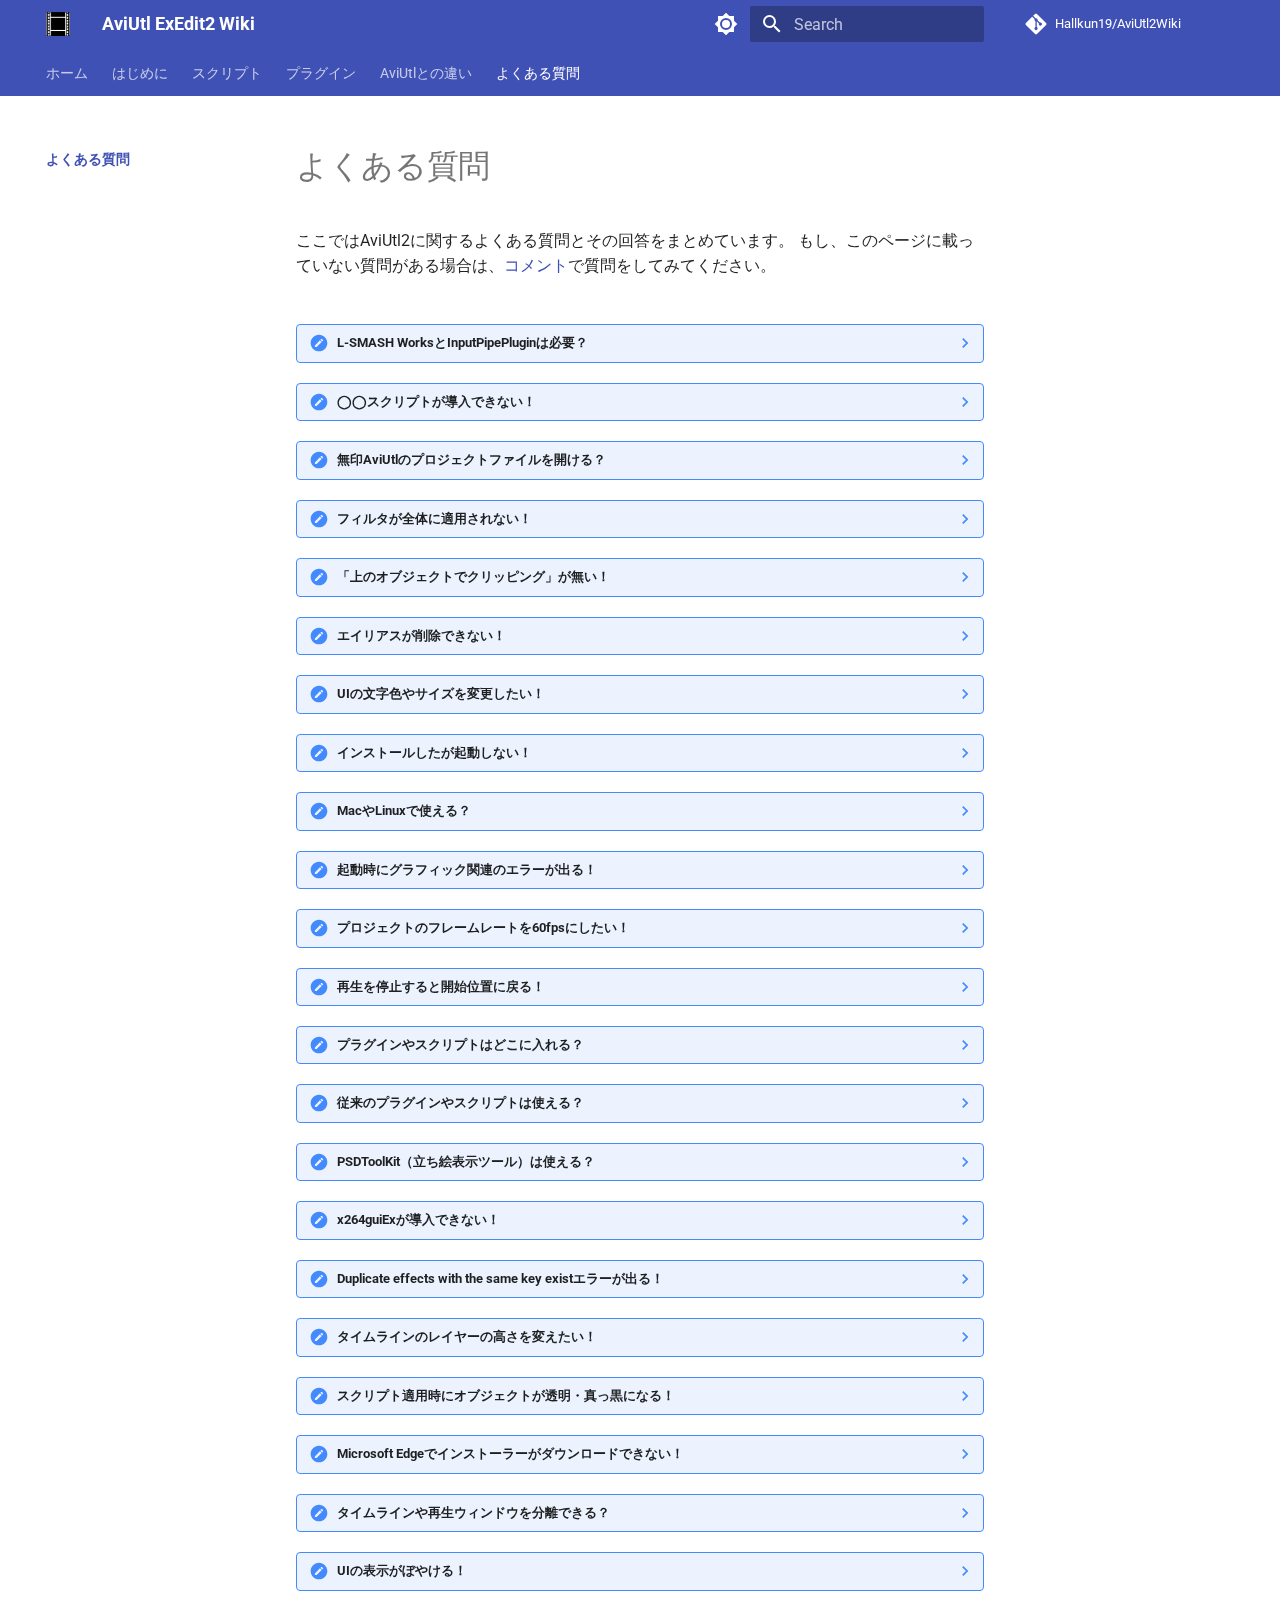
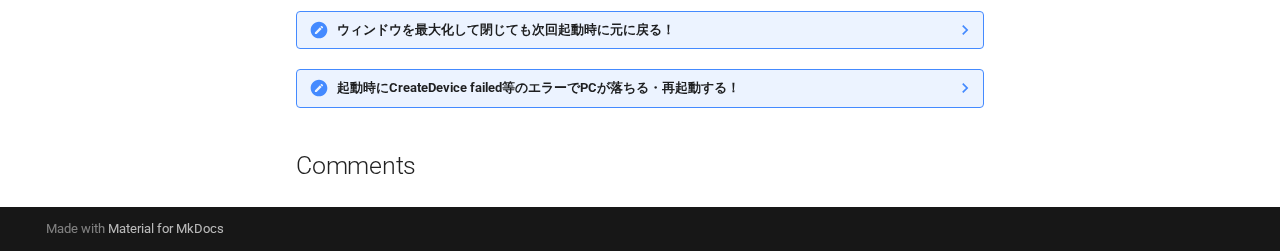
<file: faq/index.html>
<!doctype html>
<html lang="en" class="no-js">
  <head>
    
      <meta charset="utf-8">
      <meta name="viewport" content="width=device-width,initial-scale=1">
      
      
      
      
        <link rel="prev" href="../aviutl_diff/">
      
      
      
      <link rel="icon" href="../assets/images/favicon.png">
      <meta name="generator" content="mkdocs-1.5.3, mkdocs-material-9.2.7">
    
    
      
        <title>よくある質問 - AviUtl ExEdit2 Wiki</title>
      
    
    
      <link rel="stylesheet" href="../assets/stylesheets/main.046329b4.min.css">
      
        
        <link rel="stylesheet" href="../assets/stylesheets/palette.85d0ee34.min.css">
      
      


    
    
      
    
    
      
        
        
        <link rel="preconnect" href="https://fonts.gstatic.com" crossorigin>
        <link rel="stylesheet" href="https://fonts.googleapis.com/css?family=Roboto:300,300i,400,400i,700,700i%7CRoboto+Mono:400,400i,700,700i&display=fallback">
        <style>:root{--md-text-font:"Roboto";--md-code-font:"Roboto Mono"}</style>
      
    
    
      <link rel="stylesheet" href="../stylesheets/extra.css">
    
    <script>__md_scope=new URL("..",location),__md_hash=e=>[...e].reduce((e,_)=>(e<<5)-e+_.charCodeAt(0),0),__md_get=(e,_=localStorage,t=__md_scope)=>JSON.parse(_.getItem(t.pathname+"."+e)),__md_set=(e,_,t=localStorage,a=__md_scope)=>{try{t.setItem(a.pathname+"."+e,JSON.stringify(_))}catch(e){}}</script>
    
      

    
    
    
  </head>
  
  
    
    
      
    
    
    
    
    <body dir="ltr" data-md-color-scheme="default" data-md-color-primary="indigo" data-md-color-accent="indigo">
  
    
    
      <script>var palette=__md_get("__palette");if(palette&&"object"==typeof palette.color)for(var key of Object.keys(palette.color))document.body.setAttribute("data-md-color-"+key,palette.color[key])</script>
    
    <input class="md-toggle" data-md-toggle="drawer" type="checkbox" id="__drawer" autocomplete="off">
    <input class="md-toggle" data-md-toggle="search" type="checkbox" id="__search" autocomplete="off">
    <label class="md-overlay" for="__drawer"></label>
    <div data-md-component="skip">
      
        
        <a href="#_1" class="md-skip">
          Skip to content
        </a>
      
    </div>
    <div data-md-component="announce">
      
    </div>
    
    
      

<header class="md-header" data-md-component="header">
  <nav class="md-header__inner md-grid" aria-label="Header">
    <a href=".." title="AviUtl ExEdit2 Wiki" class="md-header__button md-logo" aria-label="AviUtl ExEdit2 Wiki" data-md-component="logo">
      
  <img src="../img/logo.png" alt="logo">

    </a>
    <label class="md-header__button md-icon" for="__drawer">
      
      <svg xmlns="http://www.w3.org/2000/svg" viewBox="0 0 24 24"><path d="M3 6h18v2H3V6m0 5h18v2H3v-2m0 5h18v2H3v-2Z"/></svg>
    </label>
    <div class="md-header__title" data-md-component="header-title">
      <div class="md-header__ellipsis">
        <div class="md-header__topic">
          <span class="md-ellipsis">
            AviUtl ExEdit2 Wiki
          </span>
        </div>
        <div class="md-header__topic" data-md-component="header-topic">
          <span class="md-ellipsis">
            
              よくある質問
            
          </span>
        </div>
      </div>
    </div>
    
      
        <form class="md-header__option" data-md-component="palette">
  
    
    
    
    <input class="md-option" data-md-color-media="" data-md-color-scheme="default" data-md-color-primary="indigo" data-md-color-accent="indigo"  aria-label="Switch to dark mode"  type="radio" name="__palette" id="__palette_1">
    
      <label class="md-header__button md-icon" title="Switch to dark mode" for="__palette_2" hidden>
        <svg xmlns="http://www.w3.org/2000/svg" viewBox="0 0 24 24"><path d="M12 8a4 4 0 0 0-4 4 4 4 0 0 0 4 4 4 4 0 0 0 4-4 4 4 0 0 0-4-4m0 10a6 6 0 0 1-6-6 6 6 0 0 1 6-6 6 6 0 0 1 6 6 6 6 0 0 1-6 6m8-9.31V4h-4.69L12 .69 8.69 4H4v4.69L.69 12 4 15.31V20h4.69L12 23.31 15.31 20H20v-4.69L23.31 12 20 8.69Z"/></svg>
      </label>
    
  
    
    
    
    <input class="md-option" data-md-color-media="" data-md-color-scheme="slate" data-md-color-primary="indigo" data-md-color-accent="indigo"  aria-label="Switch to light mode"  type="radio" name="__palette" id="__palette_2">
    
      <label class="md-header__button md-icon" title="Switch to light mode" for="__palette_1" hidden>
        <svg xmlns="http://www.w3.org/2000/svg" viewBox="0 0 24 24"><path d="M12 18c-.89 0-1.74-.2-2.5-.55C11.56 16.5 13 14.42 13 12c0-2.42-1.44-4.5-3.5-5.45C10.26 6.2 11.11 6 12 6a6 6 0 0 1 6 6 6 6 0 0 1-6 6m8-9.31V4h-4.69L12 .69 8.69 4H4v4.69L.69 12 4 15.31V20h4.69L12 23.31 15.31 20H20v-4.69L23.31 12 20 8.69Z"/></svg>
      </label>
    
  
</form>
      
    
    
    
      <label class="md-header__button md-icon" for="__search">
        
        <svg xmlns="http://www.w3.org/2000/svg" viewBox="0 0 24 24"><path d="M9.5 3A6.5 6.5 0 0 1 16 9.5c0 1.61-.59 3.09-1.56 4.23l.27.27h.79l5 5-1.5 1.5-5-5v-.79l-.27-.27A6.516 6.516 0 0 1 9.5 16 6.5 6.5 0 0 1 3 9.5 6.5 6.5 0 0 1 9.5 3m0 2C7 5 5 7 5 9.5S7 14 9.5 14 14 12 14 9.5 12 5 9.5 5Z"/></svg>
      </label>
      <div class="md-search" data-md-component="search" role="dialog">
  <label class="md-search__overlay" for="__search"></label>
  <div class="md-search__inner" role="search">
    <form class="md-search__form" name="search">
      <input type="text" class="md-search__input" name="query" aria-label="Search" placeholder="Search" autocapitalize="off" autocorrect="off" autocomplete="off" spellcheck="false" data-md-component="search-query" required>
      <label class="md-search__icon md-icon" for="__search">
        
        <svg xmlns="http://www.w3.org/2000/svg" viewBox="0 0 24 24"><path d="M9.5 3A6.5 6.5 0 0 1 16 9.5c0 1.61-.59 3.09-1.56 4.23l.27.27h.79l5 5-1.5 1.5-5-5v-.79l-.27-.27A6.516 6.516 0 0 1 9.5 16 6.5 6.5 0 0 1 3 9.5 6.5 6.5 0 0 1 9.5 3m0 2C7 5 5 7 5 9.5S7 14 9.5 14 14 12 14 9.5 12 5 9.5 5Z"/></svg>
        
        <svg xmlns="http://www.w3.org/2000/svg" viewBox="0 0 24 24"><path d="M20 11v2H8l5.5 5.5-1.42 1.42L4.16 12l7.92-7.92L13.5 5.5 8 11h12Z"/></svg>
      </label>
      <nav class="md-search__options" aria-label="Search">
        
        <button type="reset" class="md-search__icon md-icon" title="Clear" aria-label="Clear" tabindex="-1">
          
          <svg xmlns="http://www.w3.org/2000/svg" viewBox="0 0 24 24"><path d="M19 6.41 17.59 5 12 10.59 6.41 5 5 6.41 10.59 12 5 17.59 6.41 19 12 13.41 17.59 19 19 17.59 13.41 12 19 6.41Z"/></svg>
        </button>
      </nav>
      
    </form>
    <div class="md-search__output">
      <div class="md-search__scrollwrap" data-md-scrollfix>
        <div class="md-search-result" data-md-component="search-result">
          <div class="md-search-result__meta">
            Initializing search
          </div>
          <ol class="md-search-result__list" role="presentation"></ol>
        </div>
      </div>
    </div>
  </div>
</div>
    
    
      <div class="md-header__source">
        <a href="https://github.com/Hallkun19/Aviutl2Wiki" title="Go to repository" class="md-source" data-md-component="source">
  <div class="md-source__icon md-icon">
    
    <svg xmlns="http://www.w3.org/2000/svg" viewBox="0 0 448 512"><!--! Font Awesome Free 6.4.2 by @fontawesome - https://fontawesome.com License - https://fontawesome.com/license/free (Icons: CC BY 4.0, Fonts: SIL OFL 1.1, Code: MIT License) Copyright 2023 Fonticons, Inc.--><path d="M439.55 236.05 244 40.45a28.87 28.87 0 0 0-40.81 0l-40.66 40.63 51.52 51.52c27.06-9.14 52.68 16.77 43.39 43.68l49.66 49.66c34.23-11.8 61.18 31 35.47 56.69-26.49 26.49-70.21-2.87-56-37.34L240.22 199v121.85c25.3 12.54 22.26 41.85 9.08 55a34.34 34.34 0 0 1-48.55 0c-17.57-17.6-11.07-46.91 11.25-56v-123c-20.8-8.51-24.6-30.74-18.64-45L142.57 101 8.45 235.14a28.86 28.86 0 0 0 0 40.81l195.61 195.6a28.86 28.86 0 0 0 40.8 0l194.69-194.69a28.86 28.86 0 0 0 0-40.81z"/></svg>
  </div>
  <div class="md-source__repository">
    Hallkun19/AviUtl2Wiki
  </div>
</a>
      </div>
    
  </nav>
  
</header>
    
    <div class="md-container" data-md-component="container">
      
      
        
          
            
<nav class="md-tabs" aria-label="Tabs" data-md-component="tabs">
  <div class="md-grid">
    <ul class="md-tabs__list">
      
        
  
  
  
    <li class="md-tabs__item">
      <a href=".." class="md-tabs__link">
        
  
    
  
  ホーム

      </a>
    </li>
  

      
        
  
  
  
    
    
      <li class="md-tabs__item">
        <a href="../how_to_install/" class="md-tabs__link">
          
  
  はじめに

        </a>
      </li>
    
  

      
        
  
  
  
    
    
      <li class="md-tabs__item">
        <a href="../how_to_install_script/" class="md-tabs__link">
          
  
  スクリプト

        </a>
      </li>
    
  

      
        
  
  
  
    
    
      <li class="md-tabs__item">
        <a href="../how_to_install_plugin/" class="md-tabs__link">
          
  
  プラグイン

        </a>
      </li>
    
  

      
        
  
  
  
    <li class="md-tabs__item">
      <a href="../aviutl_diff/" class="md-tabs__link">
        
  
    
  
  AviUtlとの違い

      </a>
    </li>
  

      
        
  
  
    
  
  
    <li class="md-tabs__item md-tabs__item--active">
      <a href="./" class="md-tabs__link">
        
  
    
  
  よくある質問

      </a>
    </li>
  

      
    </ul>
  </div>
</nav>
          
        
      
      <main class="md-main" data-md-component="main">
        <div class="md-main__inner md-grid">
          
            
              
              <div class="md-sidebar md-sidebar--primary" data-md-component="sidebar" data-md-type="navigation" >
                <div class="md-sidebar__scrollwrap">
                  <div class="md-sidebar__inner">
                    


  


<nav class="md-nav md-nav--primary md-nav--lifted" aria-label="Navigation" data-md-level="0">
  <label class="md-nav__title" for="__drawer">
    <a href=".." title="AviUtl ExEdit2 Wiki" class="md-nav__button md-logo" aria-label="AviUtl ExEdit2 Wiki" data-md-component="logo">
      
  <img src="../img/logo.png" alt="logo">

    </a>
    AviUtl ExEdit2 Wiki
  </label>
  
    <div class="md-nav__source">
      <a href="https://github.com/Hallkun19/Aviutl2Wiki" title="Go to repository" class="md-source" data-md-component="source">
  <div class="md-source__icon md-icon">
    
    <svg xmlns="http://www.w3.org/2000/svg" viewBox="0 0 448 512"><!--! Font Awesome Free 6.4.2 by @fontawesome - https://fontawesome.com License - https://fontawesome.com/license/free (Icons: CC BY 4.0, Fonts: SIL OFL 1.1, Code: MIT License) Copyright 2023 Fonticons, Inc.--><path d="M439.55 236.05 244 40.45a28.87 28.87 0 0 0-40.81 0l-40.66 40.63 51.52 51.52c27.06-9.14 52.68 16.77 43.39 43.68l49.66 49.66c34.23-11.8 61.18 31 35.47 56.69-26.49 26.49-70.21-2.87-56-37.34L240.22 199v121.85c25.3 12.54 22.26 41.85 9.08 55a34.34 34.34 0 0 1-48.55 0c-17.57-17.6-11.07-46.91 11.25-56v-123c-20.8-8.51-24.6-30.74-18.64-45L142.57 101 8.45 235.14a28.86 28.86 0 0 0 0 40.81l195.61 195.6a28.86 28.86 0 0 0 40.8 0l194.69-194.69a28.86 28.86 0 0 0 0-40.81z"/></svg>
  </div>
  <div class="md-source__repository">
    Hallkun19/AviUtl2Wiki
  </div>
</a>
    </div>
  
  <ul class="md-nav__list" data-md-scrollfix>
    
      
      
  
  
  
    <li class="md-nav__item">
      <a href=".." class="md-nav__link">
        
  
  <span class="md-ellipsis">
    ホーム
  </span>
  

      </a>
    </li>
  

    
      
      
  
  
  
    
    
    
    <li class="md-nav__item md-nav__item--nested">
      
        
        
        
        
        <input class="md-nav__toggle md-toggle " type="checkbox" id="__nav_2" >
        
          <label class="md-nav__link" for="__nav_2" id="__nav_2_label" tabindex="0">
            
  
  <span class="md-ellipsis">
    はじめに
  </span>
  

            <span class="md-nav__icon md-icon"></span>
          </label>
        
        <nav class="md-nav" data-md-level="1" aria-labelledby="__nav_2_label" aria-expanded="false">
          <label class="md-nav__title" for="__nav_2">
            <span class="md-nav__icon md-icon"></span>
            はじめに
          </label>
          <ul class="md-nav__list" data-md-scrollfix>
            
              
                
  
  
  
    <li class="md-nav__item">
      <a href="../how_to_install/" class="md-nav__link">
        
  
  <span class="md-ellipsis">
    導入方法
  </span>
  

      </a>
    </li>
  

              
            
              
                
  
  
  
    <li class="md-nav__item">
      <a href="../how_to_use.md" class="md-nav__link">
        
  
  <span class="md-ellipsis">
    基本的な使い方
  </span>
  

      </a>
    </li>
  

              
            
          </ul>
        </nav>
      
    </li>
  

    
      
      
  
  
  
    
    
    
    <li class="md-nav__item md-nav__item--nested">
      
        
        
        
        
        <input class="md-nav__toggle md-toggle " type="checkbox" id="__nav_3" >
        
          <label class="md-nav__link" for="__nav_3" id="__nav_3_label" tabindex="0">
            
  
  <span class="md-ellipsis">
    スクリプト
  </span>
  

            <span class="md-nav__icon md-icon"></span>
          </label>
        
        <nav class="md-nav" data-md-level="1" aria-labelledby="__nav_3_label" aria-expanded="false">
          <label class="md-nav__title" for="__nav_3">
            <span class="md-nav__icon md-icon"></span>
            スクリプト
          </label>
          <ul class="md-nav__list" data-md-scrollfix>
            
              
                
  
  
  
    <li class="md-nav__item">
      <a href="../how_to_install_script/" class="md-nav__link">
        
  
  <span class="md-ellipsis">
    スクリプトの導入方法
  </span>
  

      </a>
    </li>
  

              
            
              
                
  
  
  
    <li class="md-nav__item">
      <a href="../scripts/" class="md-nav__link">
        
  
  <span class="md-ellipsis">
    スクリプト一覧
  </span>
  

      </a>
    </li>
  

              
            
              
                
  
  
  
    <li class="md-nav__item">
      <a href="../script_post/" class="md-nav__link">
        
  
  <span class="md-ellipsis">
    スクリプト投稿フォーム
  </span>
  

      </a>
    </li>
  

              
            
          </ul>
        </nav>
      
    </li>
  

    
      
      
  
  
  
    
    
    
    <li class="md-nav__item md-nav__item--nested">
      
        
        
        
        
        <input class="md-nav__toggle md-toggle " type="checkbox" id="__nav_4" >
        
          <label class="md-nav__link" for="__nav_4" id="__nav_4_label" tabindex="0">
            
  
  <span class="md-ellipsis">
    プラグイン
  </span>
  

            <span class="md-nav__icon md-icon"></span>
          </label>
        
        <nav class="md-nav" data-md-level="1" aria-labelledby="__nav_4_label" aria-expanded="false">
          <label class="md-nav__title" for="__nav_4">
            <span class="md-nav__icon md-icon"></span>
            プラグイン
          </label>
          <ul class="md-nav__list" data-md-scrollfix>
            
              
                
  
  
  
    <li class="md-nav__item">
      <a href="../how_to_install_plugin/" class="md-nav__link">
        
  
  <span class="md-ellipsis">
    プラグインの導入方法
  </span>
  

      </a>
    </li>
  

              
            
              
                
  
  
  
    <li class="md-nav__item">
      <a href="../plugins/" class="md-nav__link">
        
  
  <span class="md-ellipsis">
    プラグイン一覧
  </span>
  

      </a>
    </li>
  

              
            
              
                
  
  
  
    <li class="md-nav__item">
      <a href="../plugin_post/" class="md-nav__link">
        
  
  <span class="md-ellipsis">
    プラグイン投稿フォーム
  </span>
  

      </a>
    </li>
  

              
            
          </ul>
        </nav>
      
    </li>
  

    
      
      
  
  
  
    <li class="md-nav__item">
      <a href="../aviutl_diff/" class="md-nav__link">
        
  
  <span class="md-ellipsis">
    AviUtlとの違い
  </span>
  

      </a>
    </li>
  

    
      
      
  
  
    
  
  
    <li class="md-nav__item md-nav__item--active">
      
      <input class="md-nav__toggle md-toggle" type="checkbox" id="__toc">
      
      
        
      
      
      <a href="./" class="md-nav__link md-nav__link--active">
        
  
  <span class="md-ellipsis">
    よくある質問
  </span>
  

      </a>
      
    </li>
  

    
  </ul>
</nav>
                  </div>
                </div>
              </div>
            
            
              
              <div class="md-sidebar md-sidebar--secondary" data-md-component="sidebar" data-md-type="toc" >
                <div class="md-sidebar__scrollwrap">
                  <div class="md-sidebar__inner">
                    

<nav class="md-nav md-nav--secondary" aria-label="Table of contents">
  
  
  
    
  
  
</nav>
                  </div>
                </div>
              </div>
            
          
          
            <div class="md-content" data-md-component="content">
              <article class="md-content__inner md-typeset">
                
                  

  
  


<h1 id="_1">よくある質問</h1>
<p>ここではAviUtl2に関するよくある質問とその回答をまとめています。
もし、このページに載っていない質問がある場合は、<a href="#__comments">コメント</a>で質問をしてみてください。<br><br></p>
<details class="note">
<summary>L-SMASH WorksとInputPipePluginは必要？</summary>
<p>いいえ、必要ありません。AviUtl2では、デフォルトからL-SMASH WorksとInputPipePluginと同等の機能が組み込まれています。</p>
</details>
<details class="note">
<summary>◯◯スクリプトが導入できない！</summary>
<p>ほとんどのdllファイルはAviUtl2で非対応であり、開発用のファイル等もまだ公開されていません。ですので、気長に待ちましょう。</p>
</details>
<details class="note">
<summary>無印AviUtlのプロジェクトファイルを開ける？</summary>
<p>無印AviUtlのプロジェクトファイルは、AviUtl2では基本開くことができません。シーンとして読み込めはしますが、表示が崩れます。</p>
</details>
<details class="note">
<summary>フィルタが全体に適用されない！</summary>
<p>仕様の変更がありました。全体に適用したい場合はフレームバッファを使用しましょう。</p>
</details>
<details class="note">
<summary>「上のオブジェクトでクリッピング」が無い！</summary>
<p>無くなりました。ですが、オブジェクトを選択した後に詳細画面の右上にあるハサミマークを押すとひとつ下のレイヤーにあるオブジェクトがクリッピングされます。</p>
</details>
<details class="note">
<summary>エイリアスが削除できない！</summary>
<p>現在は未実装とのこと。エイリアスの保存フォルダは<code>C:\ProgramData\AviUtl2\Alias</code>にあります。ここから削除ができます。</p>
</details>
<details class="note">
<summary>UIの文字色やサイズを変更したい！</summary>
<p><code>C:\ProgramData\AviUtl2</code>にある<code>style.conf</code>を編集することで変更できます。</p>
</details>
<details class="note">
<summary>インストールしたが起動しない！</summary>
<p>Windows DefenderなどのセキュリティソフトがAviUtl2のファイル（pipe32aui.exeなど）を誤検知し、隔離・削除している場合があります。セキュリティソフトの履歴を確認し、該当ファイルを許可または復元してください。
参考: <a href="https://x.com/yuduki_yu_jp/status/1942466658255397217">Xの投稿</a></p>
</details>
<details class="note">
<summary>MacやLinuxで使える？</summary>
<p>公式にはWindows 10/11のみ対応です。Wine等の互換レイヤーでも動作しない場合が多いです。</p>
</details>
<details class="note">
<summary>起動時にグラフィック関連のエラーが出る！</summary>
<p>グラフィックボードやドライバとの相性が原因の場合があります。ドライバを最新版に更新、または安定していたバージョンに戻すなどをお試しください。</p>
</details>
<details class="note">
<summary>プロジェクトのフレームレートを60fpsにしたい！</summary>
<p>タイムラインの「Root」オブジェクト設定からフレームレートを変更できます。</p>
</details>
<details class="note">
<summary>再生を停止すると開始位置に戻る！</summary>
<p>再生ボタンを右クリックし、「再生後に停止位置を移動しない」等の項目を選択してください。</p>
</details>
<details class="note">
<summary>プラグインやスクリプトはどこに入れる？</summary>
<p><code>C:\ProgramData\aviutl2</code>内のPluginまたはScriptフォルダに格納します。Program Files内ではありません。ProgramDataは隠しフォルダなので表示設定に注意してください。</p>
</details>
<details class="note">
<summary>従来のプラグインやスクリプトは使える？</summary>
<p>AviUtl2は64bitアプリのため、32bit用の従来プラグイン・スクリプトは多くが非対応です。対応版の公開を待つ必要があります。一部スクリプトはUTF-8で保存し直すと動作する場合もあります。</p>
</details>
<details class="note">
<summary>PSDToolKit（立ち絵表示ツール）は使える？</summary>
<p>現状未対応です。今後の更新をお待ちください。</p>
</details>
<details class="note">
<summary>x264guiExが導入できない！</summary>
<p>exe_filesフォルダはaviutl2.exeと同じ場所にコピーし、pluginsフォルダの中身は<code>C:\ProgramData\aviutl2\Plugin</code>にコピーしてください。
参考: <a href="http://x.com/rigaya34589/status/1942572258792464757">Xの投稿</a></p>
</details>
<details class="note">
<summary>Duplicate effects with the same key existエラーが出る！</summary>
<p>Scriptフォルダ内に同名のスクリプトファイルが複数ある場合に発生します。不要な方を削除してください。</p>
</details>
<details class="note">
<summary>タイムラインのレイヤーの高さを変えたい！</summary>
<p>style.confのLayerHeight値を編集してください。</p>
</details>
<details class="note">
<summary>スクリプト適用時にオブジェクトが透明・真っ黒になる！</summary>
<p>スクリプト設定内の「アルファ」チェックを外すと正常に表示される場合があります。</p>
</details>
<details class="note">
<summary>Microsoft Edgeでインストーラーがダウンロードできない！</summary>
<p>Edgeのセキュリティ機能でブロックされる場合、ダウンロードリストから「…」→「保存」→「詳細表示」→「保持する」でダウンロードできます。</p>
</details>
<details class="note">
<summary>タイムラインや再生ウィンドウを分離できる？</summary>
<p>AviUtl2ではウィンドウの分離配置はできません。</p>
</details>
<details class="note">
<summary>UIの表示がぼやける！</summary>
<p>Windowsのディスプレイ設定でスケーリングが100%以外だとぼやける場合があります。100%に戻すか、aviutl2.exeのプロパティ→互換性→高DPI設定の変更で調整してください。</p>
</details>
<details class="note">
<summary>ウィンドウを最大化して閉じても次回起動時に元に戻る！</summary>
<p>現在の仕様です。毎回調整が必要です。</p>
</details>
<details class="note">
<summary>起動時にCreateDevice failed等のエラーでPCが落ちる・再起動する！</summary>
<p>基本はセキュリティソフトが悪さをしているので、設定を見直してみてください。<br>
セキュリティソフト設定で解決しない場合、OSやグラフィックドライバ、ハードウェアとの相性が原因の可能性があります。特に古いOS（Windows 7等）は動作対象外です。ご利用環境が動作要件を満たしているかご確認ください。</p>
</details>





  <h2 id="__comments">Comments</h2>
  <!-- Insert generated snippet here -->
<script src="https://giscus.app/client.js"
        data-repo="Hallkun19/Aviutl2Wiki"
        data-repo-id="R_kgDOPI9MGQ"
        data-category="Announcements"
        data-category-id="DIC_kwDOPI9MGc4CsqGf"
        data-mapping="pathname"
        data-strict="0"
        data-reactions-enabled="0"
        data-emit-metadata="0"
        data-input-position="bottom"
        data-theme="preferred_color_scheme"
        data-lang="ja"
        crossorigin="anonymous"
        async>
</script>
  <!-- Synchronize Giscus theme with palette -->
  <script>
    var giscus = document.querySelector("script[src*=giscus]")

    /* Set palette on initial load */
    var palette = __md_get("__palette")
    if (palette && typeof palette.color === "object") {
      var theme = palette.color.scheme === "slate" ? "dark" : "light"
      giscus.setAttribute("data-theme", theme) 
    }

    /* Register event handlers after documented loaded */
    document.addEventListener("DOMContentLoaded", function() {
      var ref = document.querySelector("[data-md-component=palette]")
      ref.addEventListener("change", function() {
        var palette = __md_get("__palette")
        if (palette && typeof palette.color === "object") {
          var theme = palette.color.scheme === "slate" ? "dark" : "light"

          /* Instruct Giscus to change theme */
          var frame = document.querySelector(".giscus-frame")
          frame.contentWindow.postMessage(
            { giscus: { setConfig: { theme } } },
            "https://giscus.app"
          )
        }
      })
    })
  </script>

                
              </article>
            </div>
          
          
        </div>
        
      </main>
      
        <footer class="md-footer">
  
  <div class="md-footer-meta md-typeset">
    <div class="md-footer-meta__inner md-grid">
      <div class="md-copyright">
  
  
    Made with
    <a href="https://squidfunk.github.io/mkdocs-material/" target="_blank" rel="noopener">
      Material for MkDocs
    </a>
  
</div>
      
    </div>
  </div>
</footer>
      
    </div>
    <div class="md-dialog" data-md-component="dialog">
      <div class="md-dialog__inner md-typeset"></div>
    </div>
    
    <script id="__config" type="application/json">{"base": "..", "features": ["navigation.tabs"], "search": "../assets/javascripts/workers/search.dfff1995.min.js", "translations": {"clipboard.copied": "Copied to clipboard", "clipboard.copy": "Copy to clipboard", "search.result.more.one": "1 more on this page", "search.result.more.other": "# more on this page", "search.result.none": "No matching documents", "search.result.one": "1 matching document", "search.result.other": "# matching documents", "search.result.placeholder": "Type to start searching", "search.result.term.missing": "Missing", "select.version": "Select version"}}</script>
    
    
      <script src="../assets/javascripts/bundle.dff1b7c8.min.js"></script>
      
    
  </body>
</html>
</file>
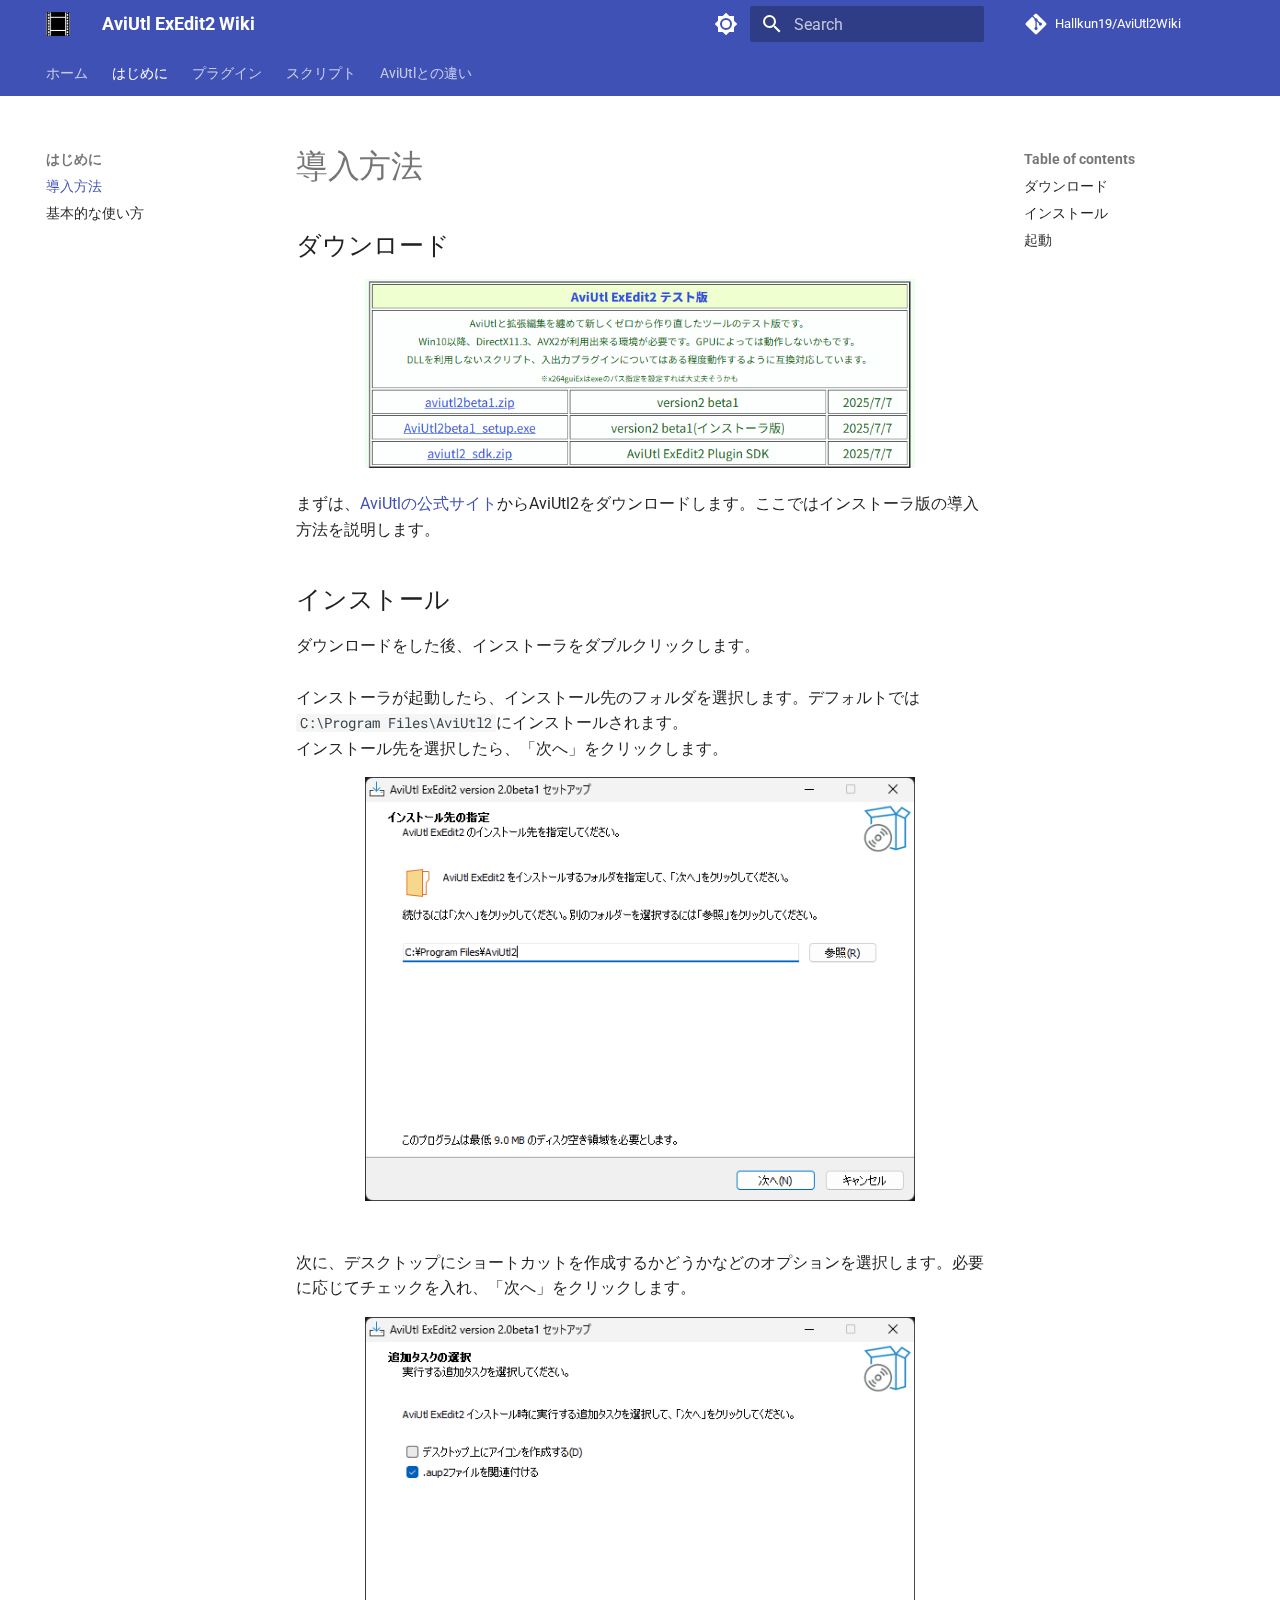
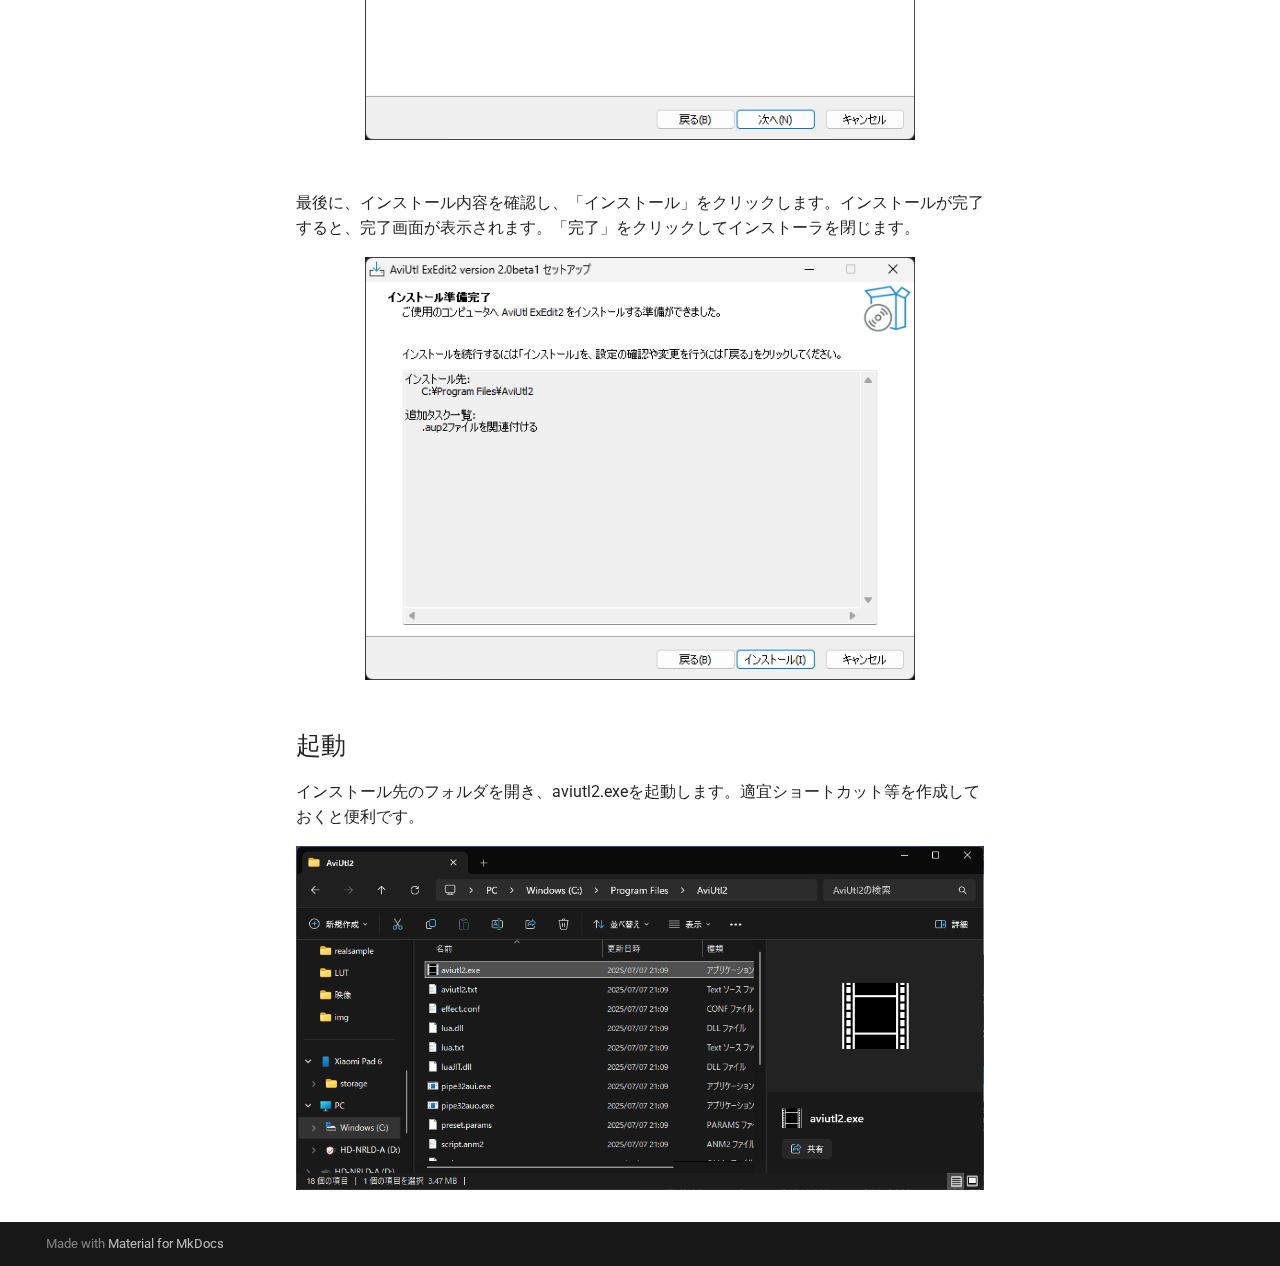
<file: how_to_install/index.html>
<!doctype html>
<html lang="en" class="no-js">
  <head>
    
      <meta charset="utf-8">
      <meta name="viewport" content="width=device-width,initial-scale=1">
      
      
      
      
        <link rel="prev" href="..">
      
      
        <link rel="next" href="../aviutl_diff/">
      
      
      <link rel="icon" href="../assets/images/favicon.png">
      <meta name="generator" content="mkdocs-1.5.3, mkdocs-material-9.2.7">
    
    
      
        <title>導入方法 - AviUtl ExEdit2 Wiki</title>
      
    
    
      <link rel="stylesheet" href="../assets/stylesheets/main.046329b4.min.css">
      
        
        <link rel="stylesheet" href="../assets/stylesheets/palette.85d0ee34.min.css">
      
      


    
    
      
    
    
      
        
        
        <link rel="preconnect" href="https://fonts.gstatic.com" crossorigin>
        <link rel="stylesheet" href="https://fonts.googleapis.com/css?family=Roboto:300,300i,400,400i,700,700i%7CRoboto+Mono:400,400i,700,700i&display=fallback">
        <style>:root{--md-text-font:"Roboto";--md-code-font:"Roboto Mono"}</style>
      
    
    
      <link rel="stylesheet" href="../stylesheets/extra.css">
    
    <script>__md_scope=new URL("..",location),__md_hash=e=>[...e].reduce((e,_)=>(e<<5)-e+_.charCodeAt(0),0),__md_get=(e,_=localStorage,t=__md_scope)=>JSON.parse(_.getItem(t.pathname+"."+e)),__md_set=(e,_,t=localStorage,a=__md_scope)=>{try{t.setItem(a.pathname+"."+e,JSON.stringify(_))}catch(e){}}</script>
    
      

    
    
    
  </head>
  
  
    
    
      
    
    
    
    
    <body dir="ltr" data-md-color-scheme="default" data-md-color-primary="indigo" data-md-color-accent="indigo">
  
    
    
      <script>var palette=__md_get("__palette");if(palette&&"object"==typeof palette.color)for(var key of Object.keys(palette.color))document.body.setAttribute("data-md-color-"+key,palette.color[key])</script>
    
    <input class="md-toggle" data-md-toggle="drawer" type="checkbox" id="__drawer" autocomplete="off">
    <input class="md-toggle" data-md-toggle="search" type="checkbox" id="__search" autocomplete="off">
    <label class="md-overlay" for="__drawer"></label>
    <div data-md-component="skip">
      
        
        <a href="#_1" class="md-skip">
          Skip to content
        </a>
      
    </div>
    <div data-md-component="announce">
      
    </div>
    
    
      

<header class="md-header" data-md-component="header">
  <nav class="md-header__inner md-grid" aria-label="Header">
    <a href=".." title="AviUtl ExEdit2 Wiki" class="md-header__button md-logo" aria-label="AviUtl ExEdit2 Wiki" data-md-component="logo">
      
  <img src="../img/logo.png" alt="logo">

    </a>
    <label class="md-header__button md-icon" for="__drawer">
      
      <svg xmlns="http://www.w3.org/2000/svg" viewBox="0 0 24 24"><path d="M3 6h18v2H3V6m0 5h18v2H3v-2m0 5h18v2H3v-2Z"/></svg>
    </label>
    <div class="md-header__title" data-md-component="header-title">
      <div class="md-header__ellipsis">
        <div class="md-header__topic">
          <span class="md-ellipsis">
            AviUtl ExEdit2 Wiki
          </span>
        </div>
        <div class="md-header__topic" data-md-component="header-topic">
          <span class="md-ellipsis">
            
              導入方法
            
          </span>
        </div>
      </div>
    </div>
    
      
        <form class="md-header__option" data-md-component="palette">
  
    
    
    
    <input class="md-option" data-md-color-media="" data-md-color-scheme="default" data-md-color-primary="indigo" data-md-color-accent="indigo"  aria-label="Switch to dark mode"  type="radio" name="__palette" id="__palette_1">
    
      <label class="md-header__button md-icon" title="Switch to dark mode" for="__palette_2" hidden>
        <svg xmlns="http://www.w3.org/2000/svg" viewBox="0 0 24 24"><path d="M12 8a4 4 0 0 0-4 4 4 4 0 0 0 4 4 4 4 0 0 0 4-4 4 4 0 0 0-4-4m0 10a6 6 0 0 1-6-6 6 6 0 0 1 6-6 6 6 0 0 1 6 6 6 6 0 0 1-6 6m8-9.31V4h-4.69L12 .69 8.69 4H4v4.69L.69 12 4 15.31V20h4.69L12 23.31 15.31 20H20v-4.69L23.31 12 20 8.69Z"/></svg>
      </label>
    
  
    
    
    
    <input class="md-option" data-md-color-media="" data-md-color-scheme="slate" data-md-color-primary="indigo" data-md-color-accent="indigo"  aria-label="Switch to light mode"  type="radio" name="__palette" id="__palette_2">
    
      <label class="md-header__button md-icon" title="Switch to light mode" for="__palette_1" hidden>
        <svg xmlns="http://www.w3.org/2000/svg" viewBox="0 0 24 24"><path d="M12 18c-.89 0-1.74-.2-2.5-.55C11.56 16.5 13 14.42 13 12c0-2.42-1.44-4.5-3.5-5.45C10.26 6.2 11.11 6 12 6a6 6 0 0 1 6 6 6 6 0 0 1-6 6m8-9.31V4h-4.69L12 .69 8.69 4H4v4.69L.69 12 4 15.31V20h4.69L12 23.31 15.31 20H20v-4.69L23.31 12 20 8.69Z"/></svg>
      </label>
    
  
</form>
      
    
    
    
      <label class="md-header__button md-icon" for="__search">
        
        <svg xmlns="http://www.w3.org/2000/svg" viewBox="0 0 24 24"><path d="M9.5 3A6.5 6.5 0 0 1 16 9.5c0 1.61-.59 3.09-1.56 4.23l.27.27h.79l5 5-1.5 1.5-5-5v-.79l-.27-.27A6.516 6.516 0 0 1 9.5 16 6.5 6.5 0 0 1 3 9.5 6.5 6.5 0 0 1 9.5 3m0 2C7 5 5 7 5 9.5S7 14 9.5 14 14 12 14 9.5 12 5 9.5 5Z"/></svg>
      </label>
      <div class="md-search" data-md-component="search" role="dialog">
  <label class="md-search__overlay" for="__search"></label>
  <div class="md-search__inner" role="search">
    <form class="md-search__form" name="search">
      <input type="text" class="md-search__input" name="query" aria-label="Search" placeholder="Search" autocapitalize="off" autocorrect="off" autocomplete="off" spellcheck="false" data-md-component="search-query" required>
      <label class="md-search__icon md-icon" for="__search">
        
        <svg xmlns="http://www.w3.org/2000/svg" viewBox="0 0 24 24"><path d="M9.5 3A6.5 6.5 0 0 1 16 9.5c0 1.61-.59 3.09-1.56 4.23l.27.27h.79l5 5-1.5 1.5-5-5v-.79l-.27-.27A6.516 6.516 0 0 1 9.5 16 6.5 6.5 0 0 1 3 9.5 6.5 6.5 0 0 1 9.5 3m0 2C7 5 5 7 5 9.5S7 14 9.5 14 14 12 14 9.5 12 5 9.5 5Z"/></svg>
        
        <svg xmlns="http://www.w3.org/2000/svg" viewBox="0 0 24 24"><path d="M20 11v2H8l5.5 5.5-1.42 1.42L4.16 12l7.92-7.92L13.5 5.5 8 11h12Z"/></svg>
      </label>
      <nav class="md-search__options" aria-label="Search">
        
        <button type="reset" class="md-search__icon md-icon" title="Clear" aria-label="Clear" tabindex="-1">
          
          <svg xmlns="http://www.w3.org/2000/svg" viewBox="0 0 24 24"><path d="M19 6.41 17.59 5 12 10.59 6.41 5 5 6.41 10.59 12 5 17.59 6.41 19 12 13.41 17.59 19 19 17.59 13.41 12 19 6.41Z"/></svg>
        </button>
      </nav>
      
    </form>
    <div class="md-search__output">
      <div class="md-search__scrollwrap" data-md-scrollfix>
        <div class="md-search-result" data-md-component="search-result">
          <div class="md-search-result__meta">
            Initializing search
          </div>
          <ol class="md-search-result__list" role="presentation"></ol>
        </div>
      </div>
    </div>
  </div>
</div>
    
    
      <div class="md-header__source">
        <a href="https://github.com/Hallkun19/Aviutl2Wiki" title="Go to repository" class="md-source" data-md-component="source">
  <div class="md-source__icon md-icon">
    
    <svg xmlns="http://www.w3.org/2000/svg" viewBox="0 0 448 512"><!--! Font Awesome Free 6.4.2 by @fontawesome - https://fontawesome.com License - https://fontawesome.com/license/free (Icons: CC BY 4.0, Fonts: SIL OFL 1.1, Code: MIT License) Copyright 2023 Fonticons, Inc.--><path d="M439.55 236.05 244 40.45a28.87 28.87 0 0 0-40.81 0l-40.66 40.63 51.52 51.52c27.06-9.14 52.68 16.77 43.39 43.68l49.66 49.66c34.23-11.8 61.18 31 35.47 56.69-26.49 26.49-70.21-2.87-56-37.34L240.22 199v121.85c25.3 12.54 22.26 41.85 9.08 55a34.34 34.34 0 0 1-48.55 0c-17.57-17.6-11.07-46.91 11.25-56v-123c-20.8-8.51-24.6-30.74-18.64-45L142.57 101 8.45 235.14a28.86 28.86 0 0 0 0 40.81l195.61 195.6a28.86 28.86 0 0 0 40.8 0l194.69-194.69a28.86 28.86 0 0 0 0-40.81z"/></svg>
  </div>
  <div class="md-source__repository">
    Hallkun19/AviUtl2Wiki
  </div>
</a>
      </div>
    
  </nav>
  
</header>
    
    <div class="md-container" data-md-component="container">
      
      
        
          
            
<nav class="md-tabs" aria-label="Tabs" data-md-component="tabs">
  <div class="md-grid">
    <ul class="md-tabs__list">
      
        
  
  
  
    <li class="md-tabs__item">
      <a href=".." class="md-tabs__link">
        
  
    
  
  ホーム

      </a>
    </li>
  

      
        
  
  
    
  
  
    
    
      <li class="md-tabs__item md-tabs__item--active">
        <a href="./" class="md-tabs__link">
          
  
  はじめに

        </a>
      </li>
    
  

      
        
  
  
  
    <li class="md-tabs__item">
      <a href="../plugins.md" class="md-tabs__link">
        
  
    
  
  プラグイン

      </a>
    </li>
  

      
        
  
  
  
    <li class="md-tabs__item">
      <a href="../scripts.md" class="md-tabs__link">
        
  
    
  
  スクリプト

      </a>
    </li>
  

      
        
  
  
  
    <li class="md-tabs__item">
      <a href="../aviutl_diff/" class="md-tabs__link">
        
  
    
  
  AviUtlとの違い

      </a>
    </li>
  

      
    </ul>
  </div>
</nav>
          
        
      
      <main class="md-main" data-md-component="main">
        <div class="md-main__inner md-grid">
          
            
              
              <div class="md-sidebar md-sidebar--primary" data-md-component="sidebar" data-md-type="navigation" >
                <div class="md-sidebar__scrollwrap">
                  <div class="md-sidebar__inner">
                    


  


<nav class="md-nav md-nav--primary md-nav--lifted" aria-label="Navigation" data-md-level="0">
  <label class="md-nav__title" for="__drawer">
    <a href=".." title="AviUtl ExEdit2 Wiki" class="md-nav__button md-logo" aria-label="AviUtl ExEdit2 Wiki" data-md-component="logo">
      
  <img src="../img/logo.png" alt="logo">

    </a>
    AviUtl ExEdit2 Wiki
  </label>
  
    <div class="md-nav__source">
      <a href="https://github.com/Hallkun19/Aviutl2Wiki" title="Go to repository" class="md-source" data-md-component="source">
  <div class="md-source__icon md-icon">
    
    <svg xmlns="http://www.w3.org/2000/svg" viewBox="0 0 448 512"><!--! Font Awesome Free 6.4.2 by @fontawesome - https://fontawesome.com License - https://fontawesome.com/license/free (Icons: CC BY 4.0, Fonts: SIL OFL 1.1, Code: MIT License) Copyright 2023 Fonticons, Inc.--><path d="M439.55 236.05 244 40.45a28.87 28.87 0 0 0-40.81 0l-40.66 40.63 51.52 51.52c27.06-9.14 52.68 16.77 43.39 43.68l49.66 49.66c34.23-11.8 61.18 31 35.47 56.69-26.49 26.49-70.21-2.87-56-37.34L240.22 199v121.85c25.3 12.54 22.26 41.85 9.08 55a34.34 34.34 0 0 1-48.55 0c-17.57-17.6-11.07-46.91 11.25-56v-123c-20.8-8.51-24.6-30.74-18.64-45L142.57 101 8.45 235.14a28.86 28.86 0 0 0 0 40.81l195.61 195.6a28.86 28.86 0 0 0 40.8 0l194.69-194.69a28.86 28.86 0 0 0 0-40.81z"/></svg>
  </div>
  <div class="md-source__repository">
    Hallkun19/AviUtl2Wiki
  </div>
</a>
    </div>
  
  <ul class="md-nav__list" data-md-scrollfix>
    
      
      
  
  
  
    <li class="md-nav__item">
      <a href=".." class="md-nav__link">
        
  
  <span class="md-ellipsis">
    ホーム
  </span>
  

      </a>
    </li>
  

    
      
      
  
  
    
  
  
    
    
    
    <li class="md-nav__item md-nav__item--active md-nav__item--nested">
      
        
        
        
        
        <input class="md-nav__toggle md-toggle " type="checkbox" id="__nav_2" checked>
        
          <label class="md-nav__link" for="__nav_2" id="__nav_2_label" tabindex="0">
            
  
  <span class="md-ellipsis">
    はじめに
  </span>
  

            <span class="md-nav__icon md-icon"></span>
          </label>
        
        <nav class="md-nav" data-md-level="1" aria-labelledby="__nav_2_label" aria-expanded="true">
          <label class="md-nav__title" for="__nav_2">
            <span class="md-nav__icon md-icon"></span>
            はじめに
          </label>
          <ul class="md-nav__list" data-md-scrollfix>
            
              
                
  
  
    
  
  
    <li class="md-nav__item md-nav__item--active">
      
      <input class="md-nav__toggle md-toggle" type="checkbox" id="__toc">
      
      
      
        <label class="md-nav__link md-nav__link--active" for="__toc">
          
  
  <span class="md-ellipsis">
    導入方法
  </span>
  

          <span class="md-nav__icon md-icon"></span>
        </label>
      
      <a href="./" class="md-nav__link md-nav__link--active">
        
  
  <span class="md-ellipsis">
    導入方法
  </span>
  

      </a>
      
        

<nav class="md-nav md-nav--secondary" aria-label="Table of contents">
  
  
  
  
    <label class="md-nav__title" for="__toc">
      <span class="md-nav__icon md-icon"></span>
      Table of contents
    </label>
    <ul class="md-nav__list" data-md-component="toc" data-md-scrollfix>
      
        <li class="md-nav__item">
  <a href="#_1" class="md-nav__link">
    ダウンロード
  </a>
  
</li>
      
        <li class="md-nav__item">
  <a href="#_2" class="md-nav__link">
    インストール
  </a>
  
</li>
      
        <li class="md-nav__item">
  <a href="#_3" class="md-nav__link">
    起動
  </a>
  
</li>
      
    </ul>
  
</nav>
      
    </li>
  

              
            
              
                
  
  
  
    <li class="md-nav__item">
      <a href="../how_to_use.md" class="md-nav__link">
        
  
  <span class="md-ellipsis">
    基本的な使い方
  </span>
  

      </a>
    </li>
  

              
            
          </ul>
        </nav>
      
    </li>
  

    
      
      
  
  
  
    <li class="md-nav__item">
      <a href="../plugins.md" class="md-nav__link">
        
  
  <span class="md-ellipsis">
    プラグイン
  </span>
  

      </a>
    </li>
  

    
      
      
  
  
  
    <li class="md-nav__item">
      <a href="../scripts.md" class="md-nav__link">
        
  
  <span class="md-ellipsis">
    スクリプト
  </span>
  

      </a>
    </li>
  

    
      
      
  
  
  
    <li class="md-nav__item">
      <a href="../aviutl_diff/" class="md-nav__link">
        
  
  <span class="md-ellipsis">
    AviUtlとの違い
  </span>
  

      </a>
    </li>
  

    
  </ul>
</nav>
                  </div>
                </div>
              </div>
            
            
              
              <div class="md-sidebar md-sidebar--secondary" data-md-component="sidebar" data-md-type="toc" >
                <div class="md-sidebar__scrollwrap">
                  <div class="md-sidebar__inner">
                    

<nav class="md-nav md-nav--secondary" aria-label="Table of contents">
  
  
  
  
    <label class="md-nav__title" for="__toc">
      <span class="md-nav__icon md-icon"></span>
      Table of contents
    </label>
    <ul class="md-nav__list" data-md-component="toc" data-md-scrollfix>
      
        <li class="md-nav__item">
  <a href="#_1" class="md-nav__link">
    ダウンロード
  </a>
  
</li>
      
        <li class="md-nav__item">
  <a href="#_2" class="md-nav__link">
    インストール
  </a>
  
</li>
      
        <li class="md-nav__item">
  <a href="#_3" class="md-nav__link">
    起動
  </a>
  
</li>
      
    </ul>
  
</nav>
                  </div>
                </div>
              </div>
            
          
          
            <div class="md-content" data-md-component="content">
              <article class="md-content__inner md-typeset">
                
                  

  
  


  <h1>導入方法</h1>

<h2 id="_1">ダウンロード</h2>
<div align="center">
    <img src="../img/how_to_install/1.png" alt="1" width="80%">
</div>
<p>まずは、<a href="https://spring-fragrance.mints.ne.jp/aviutl/">AviUtlの公式サイト</a>からAviUtl2をダウンロードします。ここではインストーラ版の導入方法を説明します。</p>
<h2 id="_2">インストール</h2>
<p>ダウンロードをした後、インストーラをダブルクリックします。
<br><br>
インストーラが起動したら、インストール先のフォルダを選択します。デフォルトでは<code>C:\Program Files\AviUtl2</code>にインストールされます。<br>インストール先を選択したら、「次へ」をクリックします。</p>
<div align="center">
    <img src="../img/how_to_install/2.png" alt="2" width="80%">
</div>
<p><br>
次に、デスクトップにショートカットを作成するかどうかなどのオプションを選択します。必要に応じてチェックを入れ、「次へ」をクリックします。</p>
<div align="center">
    <img src="../img/how_to_install/3.png" alt="3" width="80%">
</div>
<p><br>
最後に、インストール内容を確認し、「インストール」をクリックします。インストールが完了すると、完了画面が表示されます。「完了」をクリックしてインストーラを閉じます。</p>
<div align="center">
    <img src="../img/how_to_install/4.png" alt="4" width="80%">
</div>

<h2 id="_3">起動</h2>
<p>インストール先のフォルダを開き、aviutl2.exeを起動します。適宜ショートカット等を作成しておくと便利です。<br></p>
<div align="center">
    <img src="../img/how_to_install/5.png" alt="5" width="100%">
</div>





                
              </article>
            </div>
          
          
        </div>
        
      </main>
      
        <footer class="md-footer">
  
  <div class="md-footer-meta md-typeset">
    <div class="md-footer-meta__inner md-grid">
      <div class="md-copyright">
  
  
    Made with
    <a href="https://squidfunk.github.io/mkdocs-material/" target="_blank" rel="noopener">
      Material for MkDocs
    </a>
  
</div>
      
    </div>
  </div>
</footer>
      
    </div>
    <div class="md-dialog" data-md-component="dialog">
      <div class="md-dialog__inner md-typeset"></div>
    </div>
    
    <script id="__config" type="application/json">{"base": "..", "features": ["navigation.tabs"], "search": "../assets/javascripts/workers/search.dfff1995.min.js", "translations": {"clipboard.copied": "Copied to clipboard", "clipboard.copy": "Copy to clipboard", "search.result.more.one": "1 more on this page", "search.result.more.other": "# more on this page", "search.result.none": "No matching documents", "search.result.one": "1 matching document", "search.result.other": "# matching documents", "search.result.placeholder": "Type to start searching", "search.result.term.missing": "Missing", "select.version": "Select version"}}</script>
    
    
      <script src="../assets/javascripts/bundle.dff1b7c8.min.js"></script>
      
    
  </body>
</html>
</file>
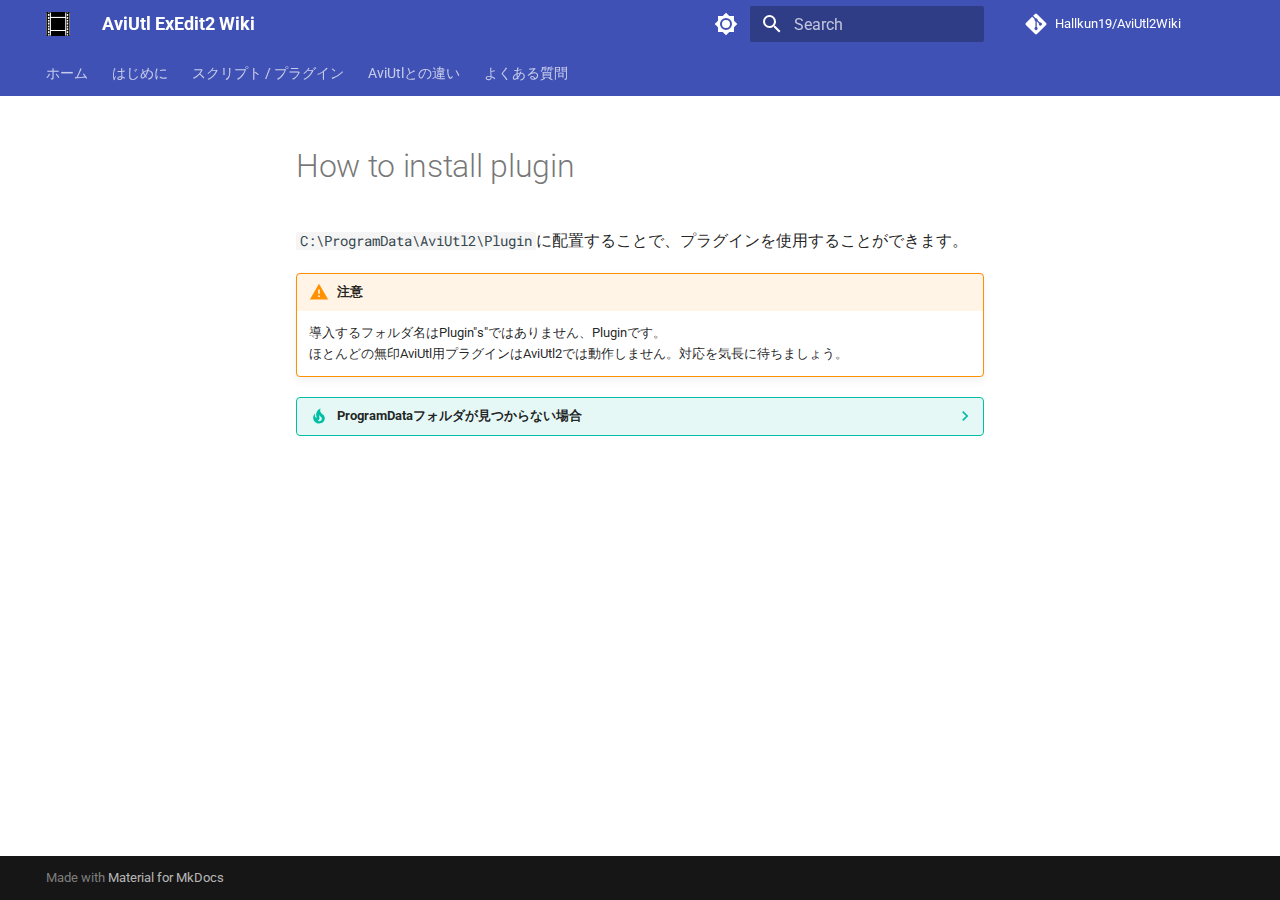
<file: how_to_install_plugin/index.html>
<!doctype html>
<html lang="en" class="no-js">
  <head>
    
      <meta charset="utf-8">
      <meta name="viewport" content="width=device-width,initial-scale=1">
      
      
      
      
      
      
      <link rel="icon" href="../assets/images/favicon.png">
      <meta name="generator" content="mkdocs-1.5.3, mkdocs-material-9.2.7">
    
    
      
        <title>How to install plugin - AviUtl ExEdit2 Wiki</title>
      
    
    
      <link rel="stylesheet" href="../assets/stylesheets/main.046329b4.min.css">
      
        
        <link rel="stylesheet" href="../assets/stylesheets/palette.85d0ee34.min.css">
      
      


    
    
      
    
    
      
        
        
        <link rel="preconnect" href="https://fonts.gstatic.com" crossorigin>
        <link rel="stylesheet" href="https://fonts.googleapis.com/css?family=Roboto:300,300i,400,400i,700,700i%7CRoboto+Mono:400,400i,700,700i&display=fallback">
        <style>:root{--md-text-font:"Roboto";--md-code-font:"Roboto Mono"}</style>
      
    
    
      <link rel="stylesheet" href="../stylesheets/extra.css">
    
    <script>__md_scope=new URL("..",location),__md_hash=e=>[...e].reduce((e,_)=>(e<<5)-e+_.charCodeAt(0),0),__md_get=(e,_=localStorage,t=__md_scope)=>JSON.parse(_.getItem(t.pathname+"."+e)),__md_set=(e,_,t=localStorage,a=__md_scope)=>{try{t.setItem(a.pathname+"."+e,JSON.stringify(_))}catch(e){}}</script>
    
      

    
    
    
  </head>
  
  
    
    
      
    
    
    
    
    <body dir="ltr" data-md-color-scheme="default" data-md-color-primary="indigo" data-md-color-accent="indigo">
  
    
    
      <script>var palette=__md_get("__palette");if(palette&&"object"==typeof palette.color)for(var key of Object.keys(palette.color))document.body.setAttribute("data-md-color-"+key,palette.color[key])</script>
    
    <input class="md-toggle" data-md-toggle="drawer" type="checkbox" id="__drawer" autocomplete="off">
    <input class="md-toggle" data-md-toggle="search" type="checkbox" id="__search" autocomplete="off">
    <label class="md-overlay" for="__drawer"></label>
    <div data-md-component="skip">
      
    </div>
    <div data-md-component="announce">
      
    </div>
    
    
      

<header class="md-header" data-md-component="header">
  <nav class="md-header__inner md-grid" aria-label="Header">
    <a href=".." title="AviUtl ExEdit2 Wiki" class="md-header__button md-logo" aria-label="AviUtl ExEdit2 Wiki" data-md-component="logo">
      
  <img src="../img/logo.png" alt="logo">

    </a>
    <label class="md-header__button md-icon" for="__drawer">
      
      <svg xmlns="http://www.w3.org/2000/svg" viewBox="0 0 24 24"><path d="M3 6h18v2H3V6m0 5h18v2H3v-2m0 5h18v2H3v-2Z"/></svg>
    </label>
    <div class="md-header__title" data-md-component="header-title">
      <div class="md-header__ellipsis">
        <div class="md-header__topic">
          <span class="md-ellipsis">
            AviUtl ExEdit2 Wiki
          </span>
        </div>
        <div class="md-header__topic" data-md-component="header-topic">
          <span class="md-ellipsis">
            
              How to install plugin
            
          </span>
        </div>
      </div>
    </div>
    
      
        <form class="md-header__option" data-md-component="palette">
  
    
    
    
    <input class="md-option" data-md-color-media="" data-md-color-scheme="default" data-md-color-primary="indigo" data-md-color-accent="indigo"  aria-label="Switch to dark mode"  type="radio" name="__palette" id="__palette_1">
    
      <label class="md-header__button md-icon" title="Switch to dark mode" for="__palette_2" hidden>
        <svg xmlns="http://www.w3.org/2000/svg" viewBox="0 0 24 24"><path d="M12 8a4 4 0 0 0-4 4 4 4 0 0 0 4 4 4 4 0 0 0 4-4 4 4 0 0 0-4-4m0 10a6 6 0 0 1-6-6 6 6 0 0 1 6-6 6 6 0 0 1 6 6 6 6 0 0 1-6 6m8-9.31V4h-4.69L12 .69 8.69 4H4v4.69L.69 12 4 15.31V20h4.69L12 23.31 15.31 20H20v-4.69L23.31 12 20 8.69Z"/></svg>
      </label>
    
  
    
    
    
    <input class="md-option" data-md-color-media="" data-md-color-scheme="slate" data-md-color-primary="indigo" data-md-color-accent="indigo"  aria-label="Switch to light mode"  type="radio" name="__palette" id="__palette_2">
    
      <label class="md-header__button md-icon" title="Switch to light mode" for="__palette_1" hidden>
        <svg xmlns="http://www.w3.org/2000/svg" viewBox="0 0 24 24"><path d="M12 18c-.89 0-1.74-.2-2.5-.55C11.56 16.5 13 14.42 13 12c0-2.42-1.44-4.5-3.5-5.45C10.26 6.2 11.11 6 12 6a6 6 0 0 1 6 6 6 6 0 0 1-6 6m8-9.31V4h-4.69L12 .69 8.69 4H4v4.69L.69 12 4 15.31V20h4.69L12 23.31 15.31 20H20v-4.69L23.31 12 20 8.69Z"/></svg>
      </label>
    
  
</form>
      
    
    
    
      <label class="md-header__button md-icon" for="__search">
        
        <svg xmlns="http://www.w3.org/2000/svg" viewBox="0 0 24 24"><path d="M9.5 3A6.5 6.5 0 0 1 16 9.5c0 1.61-.59 3.09-1.56 4.23l.27.27h.79l5 5-1.5 1.5-5-5v-.79l-.27-.27A6.516 6.516 0 0 1 9.5 16 6.5 6.5 0 0 1 3 9.5 6.5 6.5 0 0 1 9.5 3m0 2C7 5 5 7 5 9.5S7 14 9.5 14 14 12 14 9.5 12 5 9.5 5Z"/></svg>
      </label>
      <div class="md-search" data-md-component="search" role="dialog">
  <label class="md-search__overlay" for="__search"></label>
  <div class="md-search__inner" role="search">
    <form class="md-search__form" name="search">
      <input type="text" class="md-search__input" name="query" aria-label="Search" placeholder="Search" autocapitalize="off" autocorrect="off" autocomplete="off" spellcheck="false" data-md-component="search-query" required>
      <label class="md-search__icon md-icon" for="__search">
        
        <svg xmlns="http://www.w3.org/2000/svg" viewBox="0 0 24 24"><path d="M9.5 3A6.5 6.5 0 0 1 16 9.5c0 1.61-.59 3.09-1.56 4.23l.27.27h.79l5 5-1.5 1.5-5-5v-.79l-.27-.27A6.516 6.516 0 0 1 9.5 16 6.5 6.5 0 0 1 3 9.5 6.5 6.5 0 0 1 9.5 3m0 2C7 5 5 7 5 9.5S7 14 9.5 14 14 12 14 9.5 12 5 9.5 5Z"/></svg>
        
        <svg xmlns="http://www.w3.org/2000/svg" viewBox="0 0 24 24"><path d="M20 11v2H8l5.5 5.5-1.42 1.42L4.16 12l7.92-7.92L13.5 5.5 8 11h12Z"/></svg>
      </label>
      <nav class="md-search__options" aria-label="Search">
        
        <button type="reset" class="md-search__icon md-icon" title="Clear" aria-label="Clear" tabindex="-1">
          
          <svg xmlns="http://www.w3.org/2000/svg" viewBox="0 0 24 24"><path d="M19 6.41 17.59 5 12 10.59 6.41 5 5 6.41 10.59 12 5 17.59 6.41 19 12 13.41 17.59 19 19 17.59 13.41 12 19 6.41Z"/></svg>
        </button>
      </nav>
      
    </form>
    <div class="md-search__output">
      <div class="md-search__scrollwrap" data-md-scrollfix>
        <div class="md-search-result" data-md-component="search-result">
          <div class="md-search-result__meta">
            Initializing search
          </div>
          <ol class="md-search-result__list" role="presentation"></ol>
        </div>
      </div>
    </div>
  </div>
</div>
    
    
      <div class="md-header__source">
        <a href="https://github.com/Hallkun19/Aviutl2Wiki" title="Go to repository" class="md-source" data-md-component="source">
  <div class="md-source__icon md-icon">
    
    <svg xmlns="http://www.w3.org/2000/svg" viewBox="0 0 448 512"><!--! Font Awesome Free 6.4.2 by @fontawesome - https://fontawesome.com License - https://fontawesome.com/license/free (Icons: CC BY 4.0, Fonts: SIL OFL 1.1, Code: MIT License) Copyright 2023 Fonticons, Inc.--><path d="M439.55 236.05 244 40.45a28.87 28.87 0 0 0-40.81 0l-40.66 40.63 51.52 51.52c27.06-9.14 52.68 16.77 43.39 43.68l49.66 49.66c34.23-11.8 61.18 31 35.47 56.69-26.49 26.49-70.21-2.87-56-37.34L240.22 199v121.85c25.3 12.54 22.26 41.85 9.08 55a34.34 34.34 0 0 1-48.55 0c-17.57-17.6-11.07-46.91 11.25-56v-123c-20.8-8.51-24.6-30.74-18.64-45L142.57 101 8.45 235.14a28.86 28.86 0 0 0 0 40.81l195.61 195.6a28.86 28.86 0 0 0 40.8 0l194.69-194.69a28.86 28.86 0 0 0 0-40.81z"/></svg>
  </div>
  <div class="md-source__repository">
    Hallkun19/AviUtl2Wiki
  </div>
</a>
      </div>
    
  </nav>
  
</header>
    
    <div class="md-container" data-md-component="container">
      
      
        
          
            
<nav class="md-tabs" aria-label="Tabs" data-md-component="tabs">
  <div class="md-grid">
    <ul class="md-tabs__list">
      
        
  
  
  
    <li class="md-tabs__item">
      <a href=".." class="md-tabs__link">
        
  
    
  
  ホーム

      </a>
    </li>
  

      
        
  
  
  
    
    
      <li class="md-tabs__item">
        <a href="../how_to_install/" class="md-tabs__link">
          
  
  はじめに

        </a>
      </li>
    
  

      
        
  
  
  
    
    
      <li class="md-tabs__item">
        <a href="../how_to_install_script/" class="md-tabs__link">
          
  
  スクリプト / プラグイン

        </a>
      </li>
    
  

      
        
  
  
  
    <li class="md-tabs__item">
      <a href="../aviutl_diff/" class="md-tabs__link">
        
  
    
  
  AviUtlとの違い

      </a>
    </li>
  

      
        
  
  
  
    <li class="md-tabs__item">
      <a href="../faq/" class="md-tabs__link">
        
  
    
  
  よくある質問

      </a>
    </li>
  

      
    </ul>
  </div>
</nav>
          
        
      
      <main class="md-main" data-md-component="main">
        <div class="md-main__inner md-grid">
          
            
              
              <div class="md-sidebar md-sidebar--primary" data-md-component="sidebar" data-md-type="navigation" >
                <div class="md-sidebar__scrollwrap">
                  <div class="md-sidebar__inner">
                    


  


<nav class="md-nav md-nav--primary md-nav--lifted" aria-label="Navigation" data-md-level="0">
  <label class="md-nav__title" for="__drawer">
    <a href=".." title="AviUtl ExEdit2 Wiki" class="md-nav__button md-logo" aria-label="AviUtl ExEdit2 Wiki" data-md-component="logo">
      
  <img src="../img/logo.png" alt="logo">

    </a>
    AviUtl ExEdit2 Wiki
  </label>
  
    <div class="md-nav__source">
      <a href="https://github.com/Hallkun19/Aviutl2Wiki" title="Go to repository" class="md-source" data-md-component="source">
  <div class="md-source__icon md-icon">
    
    <svg xmlns="http://www.w3.org/2000/svg" viewBox="0 0 448 512"><!--! Font Awesome Free 6.4.2 by @fontawesome - https://fontawesome.com License - https://fontawesome.com/license/free (Icons: CC BY 4.0, Fonts: SIL OFL 1.1, Code: MIT License) Copyright 2023 Fonticons, Inc.--><path d="M439.55 236.05 244 40.45a28.87 28.87 0 0 0-40.81 0l-40.66 40.63 51.52 51.52c27.06-9.14 52.68 16.77 43.39 43.68l49.66 49.66c34.23-11.8 61.18 31 35.47 56.69-26.49 26.49-70.21-2.87-56-37.34L240.22 199v121.85c25.3 12.54 22.26 41.85 9.08 55a34.34 34.34 0 0 1-48.55 0c-17.57-17.6-11.07-46.91 11.25-56v-123c-20.8-8.51-24.6-30.74-18.64-45L142.57 101 8.45 235.14a28.86 28.86 0 0 0 0 40.81l195.61 195.6a28.86 28.86 0 0 0 40.8 0l194.69-194.69a28.86 28.86 0 0 0 0-40.81z"/></svg>
  </div>
  <div class="md-source__repository">
    Hallkun19/AviUtl2Wiki
  </div>
</a>
    </div>
  
  <ul class="md-nav__list" data-md-scrollfix>
    
      
      
  
  
  
    <li class="md-nav__item">
      <a href=".." class="md-nav__link">
        
  
  <span class="md-ellipsis">
    ホーム
  </span>
  

      </a>
    </li>
  

    
      
      
  
  
  
    
    
    
    <li class="md-nav__item md-nav__item--nested">
      
        
        
        
        
        <input class="md-nav__toggle md-toggle " type="checkbox" id="__nav_2" >
        
          <label class="md-nav__link" for="__nav_2" id="__nav_2_label" tabindex="0">
            
  
  <span class="md-ellipsis">
    はじめに
  </span>
  

            <span class="md-nav__icon md-icon"></span>
          </label>
        
        <nav class="md-nav" data-md-level="1" aria-labelledby="__nav_2_label" aria-expanded="false">
          <label class="md-nav__title" for="__nav_2">
            <span class="md-nav__icon md-icon"></span>
            はじめに
          </label>
          <ul class="md-nav__list" data-md-scrollfix>
            
              
                
  
  
  
    <li class="md-nav__item">
      <a href="../how_to_install/" class="md-nav__link">
        
  
  <span class="md-ellipsis">
    導入方法
  </span>
  

      </a>
    </li>
  

              
            
              
                
  
  
  
    <li class="md-nav__item">
      <a href="../how_to_use.md" class="md-nav__link">
        
  
  <span class="md-ellipsis">
    基本的な使い方
  </span>
  

      </a>
    </li>
  

              
            
          </ul>
        </nav>
      
    </li>
  

    
      
      
  
  
  
    
    
    
    <li class="md-nav__item md-nav__item--nested">
      
        
        
        
        
        <input class="md-nav__toggle md-toggle " type="checkbox" id="__nav_3" >
        
          <label class="md-nav__link" for="__nav_3" id="__nav_3_label" tabindex="0">
            
  
  <span class="md-ellipsis">
    スクリプト / プラグイン
  </span>
  

            <span class="md-nav__icon md-icon"></span>
          </label>
        
        <nav class="md-nav" data-md-level="1" aria-labelledby="__nav_3_label" aria-expanded="false">
          <label class="md-nav__title" for="__nav_3">
            <span class="md-nav__icon md-icon"></span>
            スクリプト / プラグイン
          </label>
          <ul class="md-nav__list" data-md-scrollfix>
            
              
                
  
  
  
    <li class="md-nav__item">
      <a href="../how_to_install_script/" class="md-nav__link">
        
  
  <span class="md-ellipsis">
    導入方法
  </span>
  

      </a>
    </li>
  

              
            
              
                
  
  
  
    <li class="md-nav__item">
      <a href="../scripts/" class="md-nav__link">
        
  
  <span class="md-ellipsis">
    利用できるもの一覧
  </span>
  

      </a>
    </li>
  

              
            
              
                
  
  
  
    <li class="md-nav__item">
      <a href="../script_post/" class="md-nav__link">
        
  
  <span class="md-ellipsis">
    投稿フォーム
  </span>
  

      </a>
    </li>
  

              
            
          </ul>
        </nav>
      
    </li>
  

    
      
      
  
  
  
    <li class="md-nav__item">
      <a href="../aviutl_diff/" class="md-nav__link">
        
  
  <span class="md-ellipsis">
    AviUtlとの違い
  </span>
  

      </a>
    </li>
  

    
      
      
  
  
  
    <li class="md-nav__item">
      <a href="../faq/" class="md-nav__link">
        
  
  <span class="md-ellipsis">
    よくある質問
  </span>
  

      </a>
    </li>
  

    
  </ul>
</nav>
                  </div>
                </div>
              </div>
            
            
              
              <div class="md-sidebar md-sidebar--secondary" data-md-component="sidebar" data-md-type="toc" >
                <div class="md-sidebar__scrollwrap">
                  <div class="md-sidebar__inner">
                    

<nav class="md-nav md-nav--secondary" aria-label="Table of contents">
  
  
  
  
</nav>
                  </div>
                </div>
              </div>
            
          
          
            <div class="md-content" data-md-component="content">
              <article class="md-content__inner md-typeset">
                
                  

  
  


  <h1>How to install plugin</h1>

<p><code>C:\ProgramData\AviUtl2\Plugin</code>に配置することで、プラグインを使用することができます。</p>
<div class="admonition warning">
<p class="admonition-title">注意</p>
<p>導入するフォルダ名はPlugin"s"ではありません、Pluginです。<br>
ほとんどの無印AviUtl用プラグインはAviUtl2では動作しません。対応を気長に待ちましょう。</p>
</div>
<details class="tip">
<summary>ProgramDataフォルダが見つからない場合</summary>
<p><code>C:\ProgramData</code>は隠しフォルダです。エクスプローラーの表示設定で「隠しファイルを表示する」にチェックを入れることで表示されます。
<div align="center">
    <img src="../img/how_to_install_plugin/1.png" alt="1" width="100%">
</div></p>
</details>





                
              </article>
            </div>
          
          
        </div>
        
      </main>
      
        <footer class="md-footer">
  
  <div class="md-footer-meta md-typeset">
    <div class="md-footer-meta__inner md-grid">
      <div class="md-copyright">
  
  
    Made with
    <a href="https://squidfunk.github.io/mkdocs-material/" target="_blank" rel="noopener">
      Material for MkDocs
    </a>
  
</div>
      
    </div>
  </div>
</footer>
      
    </div>
    <div class="md-dialog" data-md-component="dialog">
      <div class="md-dialog__inner md-typeset"></div>
    </div>
    
    <script id="__config" type="application/json">{"base": "..", "features": ["navigation.tabs"], "search": "../assets/javascripts/workers/search.dfff1995.min.js", "translations": {"clipboard.copied": "Copied to clipboard", "clipboard.copy": "Copy to clipboard", "search.result.more.one": "1 more on this page", "search.result.more.other": "# more on this page", "search.result.none": "No matching documents", "search.result.one": "1 matching document", "search.result.other": "# matching documents", "search.result.placeholder": "Type to start searching", "search.result.term.missing": "Missing", "select.version": "Select version"}}</script>
    
    
      <script src="../assets/javascripts/bundle.dff1b7c8.min.js"></script>
      
    
  </body>
</html>
</file>
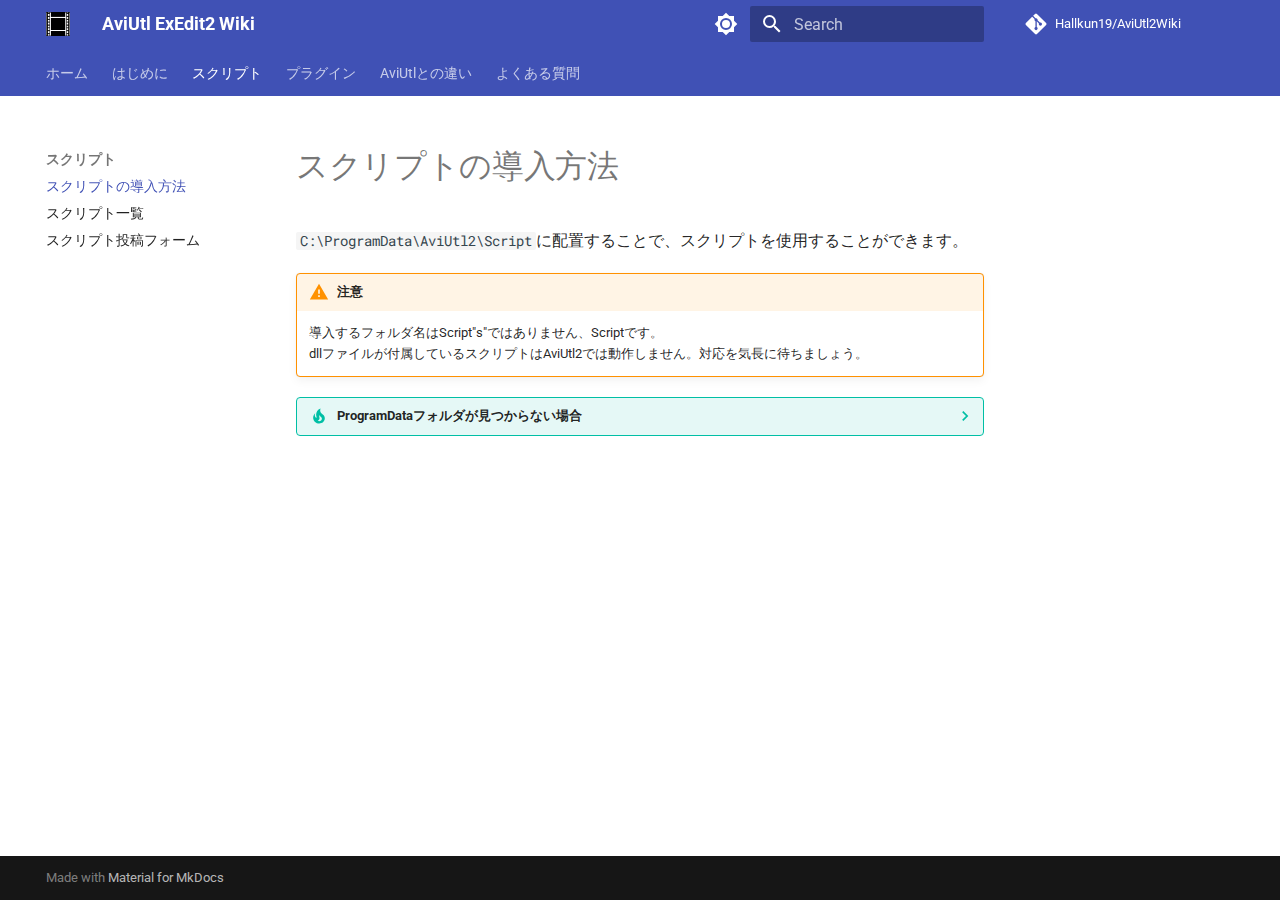
<file: how_to_install_script/index.html>
<!doctype html>
<html lang="en" class="no-js">
  <head>
    
      <meta charset="utf-8">
      <meta name="viewport" content="width=device-width,initial-scale=1">
      
      
      
      
        <link rel="prev" href="../how_to_install/">
      
      
        <link rel="next" href="../scripts/">
      
      
      <link rel="icon" href="../assets/images/favicon.png">
      <meta name="generator" content="mkdocs-1.5.3, mkdocs-material-9.2.7">
    
    
      
        <title>スクリプトの導入方法 - AviUtl ExEdit2 Wiki</title>
      
    
    
      <link rel="stylesheet" href="../assets/stylesheets/main.046329b4.min.css">
      
        
        <link rel="stylesheet" href="../assets/stylesheets/palette.85d0ee34.min.css">
      
      


    
    
      
    
    
      
        
        
        <link rel="preconnect" href="https://fonts.gstatic.com" crossorigin>
        <link rel="stylesheet" href="https://fonts.googleapis.com/css?family=Roboto:300,300i,400,400i,700,700i%7CRoboto+Mono:400,400i,700,700i&display=fallback">
        <style>:root{--md-text-font:"Roboto";--md-code-font:"Roboto Mono"}</style>
      
    
    
      <link rel="stylesheet" href="../stylesheets/extra.css">
    
    <script>__md_scope=new URL("..",location),__md_hash=e=>[...e].reduce((e,_)=>(e<<5)-e+_.charCodeAt(0),0),__md_get=(e,_=localStorage,t=__md_scope)=>JSON.parse(_.getItem(t.pathname+"."+e)),__md_set=(e,_,t=localStorage,a=__md_scope)=>{try{t.setItem(a.pathname+"."+e,JSON.stringify(_))}catch(e){}}</script>
    
      

    
    
    
  </head>
  
  
    
    
      
    
    
    
    
    <body dir="ltr" data-md-color-scheme="default" data-md-color-primary="indigo" data-md-color-accent="indigo">
  
    
    
      <script>var palette=__md_get("__palette");if(palette&&"object"==typeof palette.color)for(var key of Object.keys(palette.color))document.body.setAttribute("data-md-color-"+key,palette.color[key])</script>
    
    <input class="md-toggle" data-md-toggle="drawer" type="checkbox" id="__drawer" autocomplete="off">
    <input class="md-toggle" data-md-toggle="search" type="checkbox" id="__search" autocomplete="off">
    <label class="md-overlay" for="__drawer"></label>
    <div data-md-component="skip">
      
    </div>
    <div data-md-component="announce">
      
    </div>
    
    
      

<header class="md-header" data-md-component="header">
  <nav class="md-header__inner md-grid" aria-label="Header">
    <a href=".." title="AviUtl ExEdit2 Wiki" class="md-header__button md-logo" aria-label="AviUtl ExEdit2 Wiki" data-md-component="logo">
      
  <img src="../img/logo.png" alt="logo">

    </a>
    <label class="md-header__button md-icon" for="__drawer">
      
      <svg xmlns="http://www.w3.org/2000/svg" viewBox="0 0 24 24"><path d="M3 6h18v2H3V6m0 5h18v2H3v-2m0 5h18v2H3v-2Z"/></svg>
    </label>
    <div class="md-header__title" data-md-component="header-title">
      <div class="md-header__ellipsis">
        <div class="md-header__topic">
          <span class="md-ellipsis">
            AviUtl ExEdit2 Wiki
          </span>
        </div>
        <div class="md-header__topic" data-md-component="header-topic">
          <span class="md-ellipsis">
            
              スクリプトの導入方法
            
          </span>
        </div>
      </div>
    </div>
    
      
        <form class="md-header__option" data-md-component="palette">
  
    
    
    
    <input class="md-option" data-md-color-media="" data-md-color-scheme="default" data-md-color-primary="indigo" data-md-color-accent="indigo"  aria-label="Switch to dark mode"  type="radio" name="__palette" id="__palette_1">
    
      <label class="md-header__button md-icon" title="Switch to dark mode" for="__palette_2" hidden>
        <svg xmlns="http://www.w3.org/2000/svg" viewBox="0 0 24 24"><path d="M12 8a4 4 0 0 0-4 4 4 4 0 0 0 4 4 4 4 0 0 0 4-4 4 4 0 0 0-4-4m0 10a6 6 0 0 1-6-6 6 6 0 0 1 6-6 6 6 0 0 1 6 6 6 6 0 0 1-6 6m8-9.31V4h-4.69L12 .69 8.69 4H4v4.69L.69 12 4 15.31V20h4.69L12 23.31 15.31 20H20v-4.69L23.31 12 20 8.69Z"/></svg>
      </label>
    
  
    
    
    
    <input class="md-option" data-md-color-media="" data-md-color-scheme="slate" data-md-color-primary="indigo" data-md-color-accent="indigo"  aria-label="Switch to light mode"  type="radio" name="__palette" id="__palette_2">
    
      <label class="md-header__button md-icon" title="Switch to light mode" for="__palette_1" hidden>
        <svg xmlns="http://www.w3.org/2000/svg" viewBox="0 0 24 24"><path d="M12 18c-.89 0-1.74-.2-2.5-.55C11.56 16.5 13 14.42 13 12c0-2.42-1.44-4.5-3.5-5.45C10.26 6.2 11.11 6 12 6a6 6 0 0 1 6 6 6 6 0 0 1-6 6m8-9.31V4h-4.69L12 .69 8.69 4H4v4.69L.69 12 4 15.31V20h4.69L12 23.31 15.31 20H20v-4.69L23.31 12 20 8.69Z"/></svg>
      </label>
    
  
</form>
      
    
    
    
      <label class="md-header__button md-icon" for="__search">
        
        <svg xmlns="http://www.w3.org/2000/svg" viewBox="0 0 24 24"><path d="M9.5 3A6.5 6.5 0 0 1 16 9.5c0 1.61-.59 3.09-1.56 4.23l.27.27h.79l5 5-1.5 1.5-5-5v-.79l-.27-.27A6.516 6.516 0 0 1 9.5 16 6.5 6.5 0 0 1 3 9.5 6.5 6.5 0 0 1 9.5 3m0 2C7 5 5 7 5 9.5S7 14 9.5 14 14 12 14 9.5 12 5 9.5 5Z"/></svg>
      </label>
      <div class="md-search" data-md-component="search" role="dialog">
  <label class="md-search__overlay" for="__search"></label>
  <div class="md-search__inner" role="search">
    <form class="md-search__form" name="search">
      <input type="text" class="md-search__input" name="query" aria-label="Search" placeholder="Search" autocapitalize="off" autocorrect="off" autocomplete="off" spellcheck="false" data-md-component="search-query" required>
      <label class="md-search__icon md-icon" for="__search">
        
        <svg xmlns="http://www.w3.org/2000/svg" viewBox="0 0 24 24"><path d="M9.5 3A6.5 6.5 0 0 1 16 9.5c0 1.61-.59 3.09-1.56 4.23l.27.27h.79l5 5-1.5 1.5-5-5v-.79l-.27-.27A6.516 6.516 0 0 1 9.5 16 6.5 6.5 0 0 1 3 9.5 6.5 6.5 0 0 1 9.5 3m0 2C7 5 5 7 5 9.5S7 14 9.5 14 14 12 14 9.5 12 5 9.5 5Z"/></svg>
        
        <svg xmlns="http://www.w3.org/2000/svg" viewBox="0 0 24 24"><path d="M20 11v2H8l5.5 5.5-1.42 1.42L4.16 12l7.92-7.92L13.5 5.5 8 11h12Z"/></svg>
      </label>
      <nav class="md-search__options" aria-label="Search">
        
        <button type="reset" class="md-search__icon md-icon" title="Clear" aria-label="Clear" tabindex="-1">
          
          <svg xmlns="http://www.w3.org/2000/svg" viewBox="0 0 24 24"><path d="M19 6.41 17.59 5 12 10.59 6.41 5 5 6.41 10.59 12 5 17.59 6.41 19 12 13.41 17.59 19 19 17.59 13.41 12 19 6.41Z"/></svg>
        </button>
      </nav>
      
    </form>
    <div class="md-search__output">
      <div class="md-search__scrollwrap" data-md-scrollfix>
        <div class="md-search-result" data-md-component="search-result">
          <div class="md-search-result__meta">
            Initializing search
          </div>
          <ol class="md-search-result__list" role="presentation"></ol>
        </div>
      </div>
    </div>
  </div>
</div>
    
    
      <div class="md-header__source">
        <a href="https://github.com/Hallkun19/Aviutl2Wiki" title="Go to repository" class="md-source" data-md-component="source">
  <div class="md-source__icon md-icon">
    
    <svg xmlns="http://www.w3.org/2000/svg" viewBox="0 0 448 512"><!--! Font Awesome Free 6.4.2 by @fontawesome - https://fontawesome.com License - https://fontawesome.com/license/free (Icons: CC BY 4.0, Fonts: SIL OFL 1.1, Code: MIT License) Copyright 2023 Fonticons, Inc.--><path d="M439.55 236.05 244 40.45a28.87 28.87 0 0 0-40.81 0l-40.66 40.63 51.52 51.52c27.06-9.14 52.68 16.77 43.39 43.68l49.66 49.66c34.23-11.8 61.18 31 35.47 56.69-26.49 26.49-70.21-2.87-56-37.34L240.22 199v121.85c25.3 12.54 22.26 41.85 9.08 55a34.34 34.34 0 0 1-48.55 0c-17.57-17.6-11.07-46.91 11.25-56v-123c-20.8-8.51-24.6-30.74-18.64-45L142.57 101 8.45 235.14a28.86 28.86 0 0 0 0 40.81l195.61 195.6a28.86 28.86 0 0 0 40.8 0l194.69-194.69a28.86 28.86 0 0 0 0-40.81z"/></svg>
  </div>
  <div class="md-source__repository">
    Hallkun19/AviUtl2Wiki
  </div>
</a>
      </div>
    
  </nav>
  
</header>
    
    <div class="md-container" data-md-component="container">
      
      
        
          
            
<nav class="md-tabs" aria-label="Tabs" data-md-component="tabs">
  <div class="md-grid">
    <ul class="md-tabs__list">
      
        
  
  
  
    <li class="md-tabs__item">
      <a href=".." class="md-tabs__link">
        
  
    
  
  ホーム

      </a>
    </li>
  

      
        
  
  
  
    
    
      <li class="md-tabs__item">
        <a href="../how_to_install/" class="md-tabs__link">
          
  
  はじめに

        </a>
      </li>
    
  

      
        
  
  
    
  
  
    
    
      <li class="md-tabs__item md-tabs__item--active">
        <a href="./" class="md-tabs__link">
          
  
  スクリプト

        </a>
      </li>
    
  

      
        
  
  
  
    
    
      <li class="md-tabs__item">
        <a href="../how_to_install_plugin/" class="md-tabs__link">
          
  
  プラグイン

        </a>
      </li>
    
  

      
        
  
  
  
    <li class="md-tabs__item">
      <a href="../aviutl_diff/" class="md-tabs__link">
        
  
    
  
  AviUtlとの違い

      </a>
    </li>
  

      
        
  
  
  
    <li class="md-tabs__item">
      <a href="../faq/" class="md-tabs__link">
        
  
    
  
  よくある質問

      </a>
    </li>
  

      
    </ul>
  </div>
</nav>
          
        
      
      <main class="md-main" data-md-component="main">
        <div class="md-main__inner md-grid">
          
            
              
              <div class="md-sidebar md-sidebar--primary" data-md-component="sidebar" data-md-type="navigation" >
                <div class="md-sidebar__scrollwrap">
                  <div class="md-sidebar__inner">
                    


  


<nav class="md-nav md-nav--primary md-nav--lifted" aria-label="Navigation" data-md-level="0">
  <label class="md-nav__title" for="__drawer">
    <a href=".." title="AviUtl ExEdit2 Wiki" class="md-nav__button md-logo" aria-label="AviUtl ExEdit2 Wiki" data-md-component="logo">
      
  <img src="../img/logo.png" alt="logo">

    </a>
    AviUtl ExEdit2 Wiki
  </label>
  
    <div class="md-nav__source">
      <a href="https://github.com/Hallkun19/Aviutl2Wiki" title="Go to repository" class="md-source" data-md-component="source">
  <div class="md-source__icon md-icon">
    
    <svg xmlns="http://www.w3.org/2000/svg" viewBox="0 0 448 512"><!--! Font Awesome Free 6.4.2 by @fontawesome - https://fontawesome.com License - https://fontawesome.com/license/free (Icons: CC BY 4.0, Fonts: SIL OFL 1.1, Code: MIT License) Copyright 2023 Fonticons, Inc.--><path d="M439.55 236.05 244 40.45a28.87 28.87 0 0 0-40.81 0l-40.66 40.63 51.52 51.52c27.06-9.14 52.68 16.77 43.39 43.68l49.66 49.66c34.23-11.8 61.18 31 35.47 56.69-26.49 26.49-70.21-2.87-56-37.34L240.22 199v121.85c25.3 12.54 22.26 41.85 9.08 55a34.34 34.34 0 0 1-48.55 0c-17.57-17.6-11.07-46.91 11.25-56v-123c-20.8-8.51-24.6-30.74-18.64-45L142.57 101 8.45 235.14a28.86 28.86 0 0 0 0 40.81l195.61 195.6a28.86 28.86 0 0 0 40.8 0l194.69-194.69a28.86 28.86 0 0 0 0-40.81z"/></svg>
  </div>
  <div class="md-source__repository">
    Hallkun19/AviUtl2Wiki
  </div>
</a>
    </div>
  
  <ul class="md-nav__list" data-md-scrollfix>
    
      
      
  
  
  
    <li class="md-nav__item">
      <a href=".." class="md-nav__link">
        
  
  <span class="md-ellipsis">
    ホーム
  </span>
  

      </a>
    </li>
  

    
      
      
  
  
  
    
    
    
    <li class="md-nav__item md-nav__item--nested">
      
        
        
        
        
        <input class="md-nav__toggle md-toggle " type="checkbox" id="__nav_2" >
        
          <label class="md-nav__link" for="__nav_2" id="__nav_2_label" tabindex="0">
            
  
  <span class="md-ellipsis">
    はじめに
  </span>
  

            <span class="md-nav__icon md-icon"></span>
          </label>
        
        <nav class="md-nav" data-md-level="1" aria-labelledby="__nav_2_label" aria-expanded="false">
          <label class="md-nav__title" for="__nav_2">
            <span class="md-nav__icon md-icon"></span>
            はじめに
          </label>
          <ul class="md-nav__list" data-md-scrollfix>
            
              
                
  
  
  
    <li class="md-nav__item">
      <a href="../how_to_install/" class="md-nav__link">
        
  
  <span class="md-ellipsis">
    導入方法
  </span>
  

      </a>
    </li>
  

              
            
              
                
  
  
  
    <li class="md-nav__item">
      <a href="../how_to_use.md" class="md-nav__link">
        
  
  <span class="md-ellipsis">
    基本的な使い方
  </span>
  

      </a>
    </li>
  

              
            
          </ul>
        </nav>
      
    </li>
  

    
      
      
  
  
    
  
  
    
    
    
    <li class="md-nav__item md-nav__item--active md-nav__item--nested">
      
        
        
        
        
        <input class="md-nav__toggle md-toggle " type="checkbox" id="__nav_3" checked>
        
          <label class="md-nav__link" for="__nav_3" id="__nav_3_label" tabindex="0">
            
  
  <span class="md-ellipsis">
    スクリプト
  </span>
  

            <span class="md-nav__icon md-icon"></span>
          </label>
        
        <nav class="md-nav" data-md-level="1" aria-labelledby="__nav_3_label" aria-expanded="true">
          <label class="md-nav__title" for="__nav_3">
            <span class="md-nav__icon md-icon"></span>
            スクリプト
          </label>
          <ul class="md-nav__list" data-md-scrollfix>
            
              
                
  
  
    
  
  
    <li class="md-nav__item md-nav__item--active">
      
      <input class="md-nav__toggle md-toggle" type="checkbox" id="__toc">
      
      
      
      <a href="./" class="md-nav__link md-nav__link--active">
        
  
  <span class="md-ellipsis">
    スクリプトの導入方法
  </span>
  

      </a>
      
    </li>
  

              
            
              
                
  
  
  
    <li class="md-nav__item">
      <a href="../scripts/" class="md-nav__link">
        
  
  <span class="md-ellipsis">
    スクリプト一覧
  </span>
  

      </a>
    </li>
  

              
            
              
                
  
  
  
    <li class="md-nav__item">
      <a href="../script_post/" class="md-nav__link">
        
  
  <span class="md-ellipsis">
    スクリプト投稿フォーム
  </span>
  

      </a>
    </li>
  

              
            
          </ul>
        </nav>
      
    </li>
  

    
      
      
  
  
  
    
    
    
    <li class="md-nav__item md-nav__item--nested">
      
        
        
        
        
        <input class="md-nav__toggle md-toggle " type="checkbox" id="__nav_4" >
        
          <label class="md-nav__link" for="__nav_4" id="__nav_4_label" tabindex="0">
            
  
  <span class="md-ellipsis">
    プラグイン
  </span>
  

            <span class="md-nav__icon md-icon"></span>
          </label>
        
        <nav class="md-nav" data-md-level="1" aria-labelledby="__nav_4_label" aria-expanded="false">
          <label class="md-nav__title" for="__nav_4">
            <span class="md-nav__icon md-icon"></span>
            プラグイン
          </label>
          <ul class="md-nav__list" data-md-scrollfix>
            
              
                
  
  
  
    <li class="md-nav__item">
      <a href="../how_to_install_plugin/" class="md-nav__link">
        
  
  <span class="md-ellipsis">
    プラグインの導入方法
  </span>
  

      </a>
    </li>
  

              
            
              
                
  
  
  
    <li class="md-nav__item">
      <a href="../plugins/" class="md-nav__link">
        
  
  <span class="md-ellipsis">
    プラグイン一覧
  </span>
  

      </a>
    </li>
  

              
            
              
                
  
  
  
    <li class="md-nav__item">
      <a href="../plugin_post/" class="md-nav__link">
        
  
  <span class="md-ellipsis">
    プラグイン投稿フォーム
  </span>
  

      </a>
    </li>
  

              
            
          </ul>
        </nav>
      
    </li>
  

    
      
      
  
  
  
    <li class="md-nav__item">
      <a href="../aviutl_diff/" class="md-nav__link">
        
  
  <span class="md-ellipsis">
    AviUtlとの違い
  </span>
  

      </a>
    </li>
  

    
      
      
  
  
  
    <li class="md-nav__item">
      <a href="../faq/" class="md-nav__link">
        
  
  <span class="md-ellipsis">
    よくある質問
  </span>
  

      </a>
    </li>
  

    
  </ul>
</nav>
                  </div>
                </div>
              </div>
            
            
              
              <div class="md-sidebar md-sidebar--secondary" data-md-component="sidebar" data-md-type="toc" >
                <div class="md-sidebar__scrollwrap">
                  <div class="md-sidebar__inner">
                    

<nav class="md-nav md-nav--secondary" aria-label="Table of contents">
  
  
  
  
</nav>
                  </div>
                </div>
              </div>
            
          
          
            <div class="md-content" data-md-component="content">
              <article class="md-content__inner md-typeset">
                
                  

  
  


  <h1>スクリプトの導入方法</h1>

<p><code>C:\ProgramData\AviUtl2\Script</code>に配置することで、スクリプトを使用することができます。</p>
<div class="admonition warning">
<p class="admonition-title">注意</p>
<p>導入するフォルダ名はScript"s"ではありません、Scriptです。<br>
dllファイルが付属しているスクリプトはAviUtl2では動作しません。対応を気長に待ちましょう。</p>
</div>
<details class="tip">
<summary>ProgramDataフォルダが見つからない場合</summary>
<p><code>C:\ProgramData</code>は隠しフォルダです。エクスプローラーの表示設定で「隠しファイルを表示する」にチェックを入れることで表示されます。
<div align="center">
    <img src="../img/how_to_install_plugin/1.png" alt="1" width="100%">
</div></p>
</details>





                
              </article>
            </div>
          
          
        </div>
        
      </main>
      
        <footer class="md-footer">
  
  <div class="md-footer-meta md-typeset">
    <div class="md-footer-meta__inner md-grid">
      <div class="md-copyright">
  
  
    Made with
    <a href="https://squidfunk.github.io/mkdocs-material/" target="_blank" rel="noopener">
      Material for MkDocs
    </a>
  
</div>
      
    </div>
  </div>
</footer>
      
    </div>
    <div class="md-dialog" data-md-component="dialog">
      <div class="md-dialog__inner md-typeset"></div>
    </div>
    
    <script id="__config" type="application/json">{"base": "..", "features": ["navigation.tabs"], "search": "../assets/javascripts/workers/search.dfff1995.min.js", "translations": {"clipboard.copied": "Copied to clipboard", "clipboard.copy": "Copy to clipboard", "search.result.more.one": "1 more on this page", "search.result.more.other": "# more on this page", "search.result.none": "No matching documents", "search.result.one": "1 matching document", "search.result.other": "# matching documents", "search.result.placeholder": "Type to start searching", "search.result.term.missing": "Missing", "select.version": "Select version"}}</script>
    
    
      <script src="../assets/javascripts/bundle.dff1b7c8.min.js"></script>
      
    
  </body>
</html>
</file>
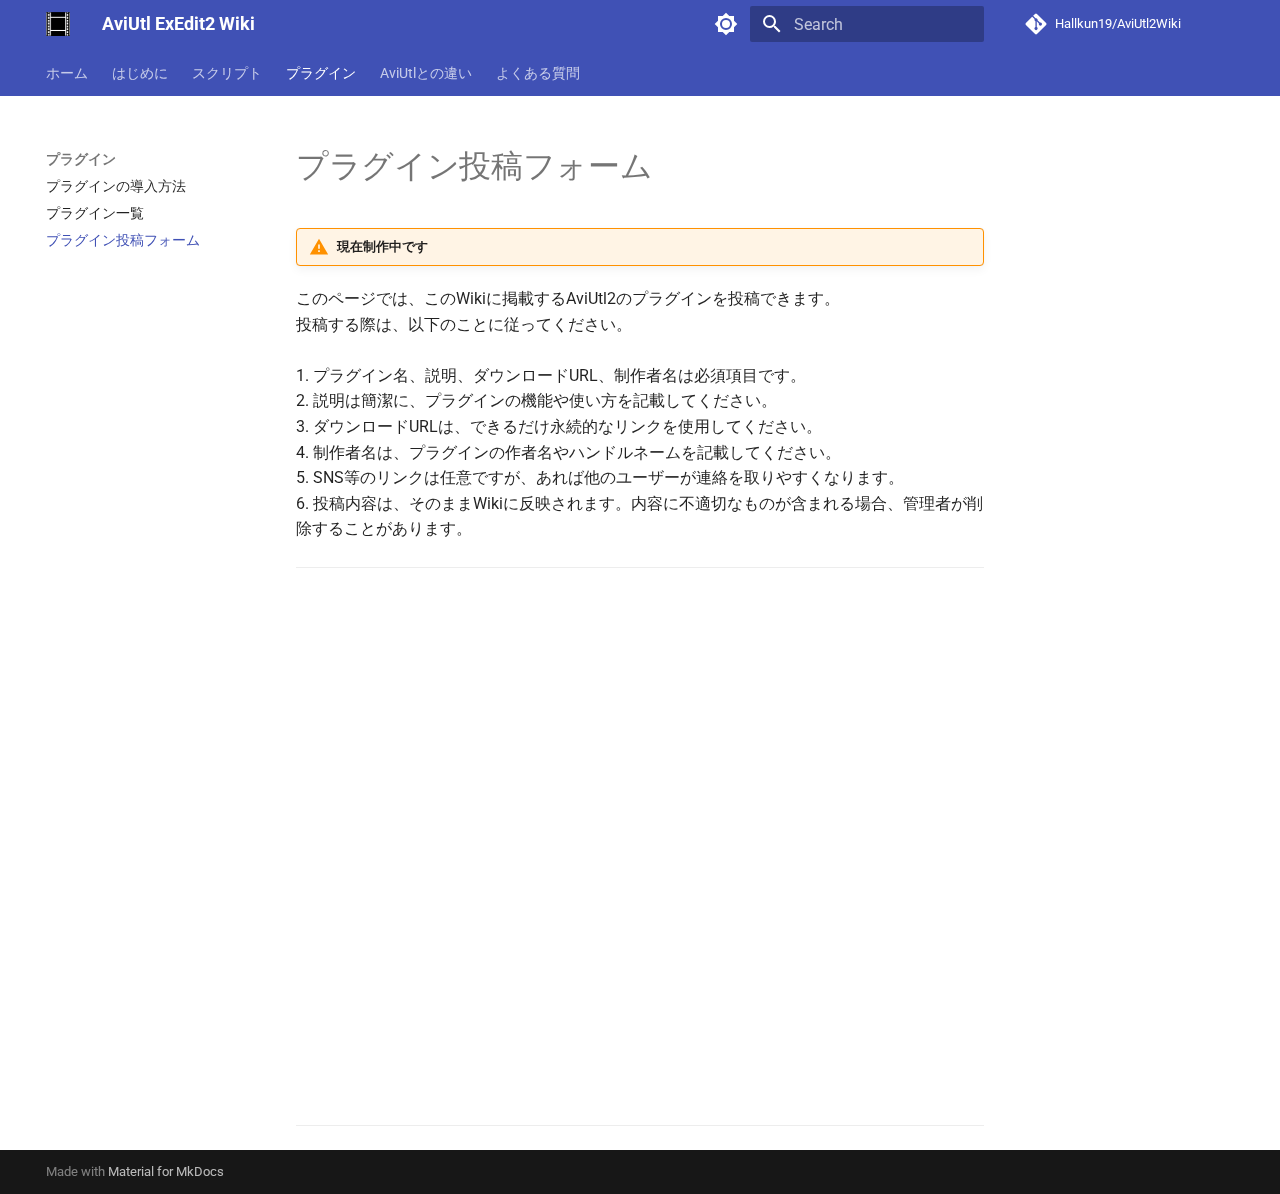
<file: plugin_post/index.html>
<!doctype html>
<html lang="en" class="no-js">
  <head>
    
      <meta charset="utf-8">
      <meta name="viewport" content="width=device-width,initial-scale=1">
      
      
      
      
        <link rel="prev" href="../plugins/">
      
      
        <link rel="next" href="../aviutl_diff/">
      
      
      <link rel="icon" href="../assets/images/favicon.png">
      <meta name="generator" content="mkdocs-1.5.3, mkdocs-material-9.2.7">
    
    
      
        <title>プラグイン投稿フォーム - AviUtl ExEdit2 Wiki</title>
      
    
    
      <link rel="stylesheet" href="../assets/stylesheets/main.046329b4.min.css">
      
        
        <link rel="stylesheet" href="../assets/stylesheets/palette.85d0ee34.min.css">
      
      


    
    
      
    
    
      
        
        
        <link rel="preconnect" href="https://fonts.gstatic.com" crossorigin>
        <link rel="stylesheet" href="https://fonts.googleapis.com/css?family=Roboto:300,300i,400,400i,700,700i%7CRoboto+Mono:400,400i,700,700i&display=fallback">
        <style>:root{--md-text-font:"Roboto";--md-code-font:"Roboto Mono"}</style>
      
    
    
      <link rel="stylesheet" href="../stylesheets/extra.css">
    
    <script>__md_scope=new URL("..",location),__md_hash=e=>[...e].reduce((e,_)=>(e<<5)-e+_.charCodeAt(0),0),__md_get=(e,_=localStorage,t=__md_scope)=>JSON.parse(_.getItem(t.pathname+"."+e)),__md_set=(e,_,t=localStorage,a=__md_scope)=>{try{t.setItem(a.pathname+"."+e,JSON.stringify(_))}catch(e){}}</script>
    
      

    
    
    
  </head>
  
  
    
    
      
    
    
    
    
    <body dir="ltr" data-md-color-scheme="default" data-md-color-primary="indigo" data-md-color-accent="indigo">
  
    
    
      <script>var palette=__md_get("__palette");if(palette&&"object"==typeof palette.color)for(var key of Object.keys(palette.color))document.body.setAttribute("data-md-color-"+key,palette.color[key])</script>
    
    <input class="md-toggle" data-md-toggle="drawer" type="checkbox" id="__drawer" autocomplete="off">
    <input class="md-toggle" data-md-toggle="search" type="checkbox" id="__search" autocomplete="off">
    <label class="md-overlay" for="__drawer"></label>
    <div data-md-component="skip">
      
        
        <a href="#_1" class="md-skip">
          Skip to content
        </a>
      
    </div>
    <div data-md-component="announce">
      
    </div>
    
    
      

<header class="md-header" data-md-component="header">
  <nav class="md-header__inner md-grid" aria-label="Header">
    <a href=".." title="AviUtl ExEdit2 Wiki" class="md-header__button md-logo" aria-label="AviUtl ExEdit2 Wiki" data-md-component="logo">
      
  <img src="../img/logo.png" alt="logo">

    </a>
    <label class="md-header__button md-icon" for="__drawer">
      
      <svg xmlns="http://www.w3.org/2000/svg" viewBox="0 0 24 24"><path d="M3 6h18v2H3V6m0 5h18v2H3v-2m0 5h18v2H3v-2Z"/></svg>
    </label>
    <div class="md-header__title" data-md-component="header-title">
      <div class="md-header__ellipsis">
        <div class="md-header__topic">
          <span class="md-ellipsis">
            AviUtl ExEdit2 Wiki
          </span>
        </div>
        <div class="md-header__topic" data-md-component="header-topic">
          <span class="md-ellipsis">
            
              プラグイン投稿フォーム
            
          </span>
        </div>
      </div>
    </div>
    
      
        <form class="md-header__option" data-md-component="palette">
  
    
    
    
    <input class="md-option" data-md-color-media="" data-md-color-scheme="default" data-md-color-primary="indigo" data-md-color-accent="indigo"  aria-label="Switch to dark mode"  type="radio" name="__palette" id="__palette_1">
    
      <label class="md-header__button md-icon" title="Switch to dark mode" for="__palette_2" hidden>
        <svg xmlns="http://www.w3.org/2000/svg" viewBox="0 0 24 24"><path d="M12 8a4 4 0 0 0-4 4 4 4 0 0 0 4 4 4 4 0 0 0 4-4 4 4 0 0 0-4-4m0 10a6 6 0 0 1-6-6 6 6 0 0 1 6-6 6 6 0 0 1 6 6 6 6 0 0 1-6 6m8-9.31V4h-4.69L12 .69 8.69 4H4v4.69L.69 12 4 15.31V20h4.69L12 23.31 15.31 20H20v-4.69L23.31 12 20 8.69Z"/></svg>
      </label>
    
  
    
    
    
    <input class="md-option" data-md-color-media="" data-md-color-scheme="slate" data-md-color-primary="indigo" data-md-color-accent="indigo"  aria-label="Switch to light mode"  type="radio" name="__palette" id="__palette_2">
    
      <label class="md-header__button md-icon" title="Switch to light mode" for="__palette_1" hidden>
        <svg xmlns="http://www.w3.org/2000/svg" viewBox="0 0 24 24"><path d="M12 18c-.89 0-1.74-.2-2.5-.55C11.56 16.5 13 14.42 13 12c0-2.42-1.44-4.5-3.5-5.45C10.26 6.2 11.11 6 12 6a6 6 0 0 1 6 6 6 6 0 0 1-6 6m8-9.31V4h-4.69L12 .69 8.69 4H4v4.69L.69 12 4 15.31V20h4.69L12 23.31 15.31 20H20v-4.69L23.31 12 20 8.69Z"/></svg>
      </label>
    
  
</form>
      
    
    
    
      <label class="md-header__button md-icon" for="__search">
        
        <svg xmlns="http://www.w3.org/2000/svg" viewBox="0 0 24 24"><path d="M9.5 3A6.5 6.5 0 0 1 16 9.5c0 1.61-.59 3.09-1.56 4.23l.27.27h.79l5 5-1.5 1.5-5-5v-.79l-.27-.27A6.516 6.516 0 0 1 9.5 16 6.5 6.5 0 0 1 3 9.5 6.5 6.5 0 0 1 9.5 3m0 2C7 5 5 7 5 9.5S7 14 9.5 14 14 12 14 9.5 12 5 9.5 5Z"/></svg>
      </label>
      <div class="md-search" data-md-component="search" role="dialog">
  <label class="md-search__overlay" for="__search"></label>
  <div class="md-search__inner" role="search">
    <form class="md-search__form" name="search">
      <input type="text" class="md-search__input" name="query" aria-label="Search" placeholder="Search" autocapitalize="off" autocorrect="off" autocomplete="off" spellcheck="false" data-md-component="search-query" required>
      <label class="md-search__icon md-icon" for="__search">
        
        <svg xmlns="http://www.w3.org/2000/svg" viewBox="0 0 24 24"><path d="M9.5 3A6.5 6.5 0 0 1 16 9.5c0 1.61-.59 3.09-1.56 4.23l.27.27h.79l5 5-1.5 1.5-5-5v-.79l-.27-.27A6.516 6.516 0 0 1 9.5 16 6.5 6.5 0 0 1 3 9.5 6.5 6.5 0 0 1 9.5 3m0 2C7 5 5 7 5 9.5S7 14 9.5 14 14 12 14 9.5 12 5 9.5 5Z"/></svg>
        
        <svg xmlns="http://www.w3.org/2000/svg" viewBox="0 0 24 24"><path d="M20 11v2H8l5.5 5.5-1.42 1.42L4.16 12l7.92-7.92L13.5 5.5 8 11h12Z"/></svg>
      </label>
      <nav class="md-search__options" aria-label="Search">
        
        <button type="reset" class="md-search__icon md-icon" title="Clear" aria-label="Clear" tabindex="-1">
          
          <svg xmlns="http://www.w3.org/2000/svg" viewBox="0 0 24 24"><path d="M19 6.41 17.59 5 12 10.59 6.41 5 5 6.41 10.59 12 5 17.59 6.41 19 12 13.41 17.59 19 19 17.59 13.41 12 19 6.41Z"/></svg>
        </button>
      </nav>
      
    </form>
    <div class="md-search__output">
      <div class="md-search__scrollwrap" data-md-scrollfix>
        <div class="md-search-result" data-md-component="search-result">
          <div class="md-search-result__meta">
            Initializing search
          </div>
          <ol class="md-search-result__list" role="presentation"></ol>
        </div>
      </div>
    </div>
  </div>
</div>
    
    
      <div class="md-header__source">
        <a href="https://github.com/Hallkun19/Aviutl2Wiki" title="Go to repository" class="md-source" data-md-component="source">
  <div class="md-source__icon md-icon">
    
    <svg xmlns="http://www.w3.org/2000/svg" viewBox="0 0 448 512"><!--! Font Awesome Free 6.4.2 by @fontawesome - https://fontawesome.com License - https://fontawesome.com/license/free (Icons: CC BY 4.0, Fonts: SIL OFL 1.1, Code: MIT License) Copyright 2023 Fonticons, Inc.--><path d="M439.55 236.05 244 40.45a28.87 28.87 0 0 0-40.81 0l-40.66 40.63 51.52 51.52c27.06-9.14 52.68 16.77 43.39 43.68l49.66 49.66c34.23-11.8 61.18 31 35.47 56.69-26.49 26.49-70.21-2.87-56-37.34L240.22 199v121.85c25.3 12.54 22.26 41.85 9.08 55a34.34 34.34 0 0 1-48.55 0c-17.57-17.6-11.07-46.91 11.25-56v-123c-20.8-8.51-24.6-30.74-18.64-45L142.57 101 8.45 235.14a28.86 28.86 0 0 0 0 40.81l195.61 195.6a28.86 28.86 0 0 0 40.8 0l194.69-194.69a28.86 28.86 0 0 0 0-40.81z"/></svg>
  </div>
  <div class="md-source__repository">
    Hallkun19/AviUtl2Wiki
  </div>
</a>
      </div>
    
  </nav>
  
</header>
    
    <div class="md-container" data-md-component="container">
      
      
        
          
            
<nav class="md-tabs" aria-label="Tabs" data-md-component="tabs">
  <div class="md-grid">
    <ul class="md-tabs__list">
      
        
  
  
  
    <li class="md-tabs__item">
      <a href=".." class="md-tabs__link">
        
  
    
  
  ホーム

      </a>
    </li>
  

      
        
  
  
  
    
    
      <li class="md-tabs__item">
        <a href="../how_to_install/" class="md-tabs__link">
          
  
  はじめに

        </a>
      </li>
    
  

      
        
  
  
  
    
    
      <li class="md-tabs__item">
        <a href="../how_to_install_script/" class="md-tabs__link">
          
  
  スクリプト

        </a>
      </li>
    
  

      
        
  
  
    
  
  
    
    
      <li class="md-tabs__item md-tabs__item--active">
        <a href="../how_to_install_plugin/" class="md-tabs__link">
          
  
  プラグイン

        </a>
      </li>
    
  

      
        
  
  
  
    <li class="md-tabs__item">
      <a href="../aviutl_diff/" class="md-tabs__link">
        
  
    
  
  AviUtlとの違い

      </a>
    </li>
  

      
        
  
  
  
    <li class="md-tabs__item">
      <a href="../faq/" class="md-tabs__link">
        
  
    
  
  よくある質問

      </a>
    </li>
  

      
    </ul>
  </div>
</nav>
          
        
      
      <main class="md-main" data-md-component="main">
        <div class="md-main__inner md-grid">
          
            
              
              <div class="md-sidebar md-sidebar--primary" data-md-component="sidebar" data-md-type="navigation" >
                <div class="md-sidebar__scrollwrap">
                  <div class="md-sidebar__inner">
                    


  


<nav class="md-nav md-nav--primary md-nav--lifted" aria-label="Navigation" data-md-level="0">
  <label class="md-nav__title" for="__drawer">
    <a href=".." title="AviUtl ExEdit2 Wiki" class="md-nav__button md-logo" aria-label="AviUtl ExEdit2 Wiki" data-md-component="logo">
      
  <img src="../img/logo.png" alt="logo">

    </a>
    AviUtl ExEdit2 Wiki
  </label>
  
    <div class="md-nav__source">
      <a href="https://github.com/Hallkun19/Aviutl2Wiki" title="Go to repository" class="md-source" data-md-component="source">
  <div class="md-source__icon md-icon">
    
    <svg xmlns="http://www.w3.org/2000/svg" viewBox="0 0 448 512"><!--! Font Awesome Free 6.4.2 by @fontawesome - https://fontawesome.com License - https://fontawesome.com/license/free (Icons: CC BY 4.0, Fonts: SIL OFL 1.1, Code: MIT License) Copyright 2023 Fonticons, Inc.--><path d="M439.55 236.05 244 40.45a28.87 28.87 0 0 0-40.81 0l-40.66 40.63 51.52 51.52c27.06-9.14 52.68 16.77 43.39 43.68l49.66 49.66c34.23-11.8 61.18 31 35.47 56.69-26.49 26.49-70.21-2.87-56-37.34L240.22 199v121.85c25.3 12.54 22.26 41.85 9.08 55a34.34 34.34 0 0 1-48.55 0c-17.57-17.6-11.07-46.91 11.25-56v-123c-20.8-8.51-24.6-30.74-18.64-45L142.57 101 8.45 235.14a28.86 28.86 0 0 0 0 40.81l195.61 195.6a28.86 28.86 0 0 0 40.8 0l194.69-194.69a28.86 28.86 0 0 0 0-40.81z"/></svg>
  </div>
  <div class="md-source__repository">
    Hallkun19/AviUtl2Wiki
  </div>
</a>
    </div>
  
  <ul class="md-nav__list" data-md-scrollfix>
    
      
      
  
  
  
    <li class="md-nav__item">
      <a href=".." class="md-nav__link">
        
  
  <span class="md-ellipsis">
    ホーム
  </span>
  

      </a>
    </li>
  

    
      
      
  
  
  
    
    
    
    <li class="md-nav__item md-nav__item--nested">
      
        
        
        
        
        <input class="md-nav__toggle md-toggle " type="checkbox" id="__nav_2" >
        
          <label class="md-nav__link" for="__nav_2" id="__nav_2_label" tabindex="0">
            
  
  <span class="md-ellipsis">
    はじめに
  </span>
  

            <span class="md-nav__icon md-icon"></span>
          </label>
        
        <nav class="md-nav" data-md-level="1" aria-labelledby="__nav_2_label" aria-expanded="false">
          <label class="md-nav__title" for="__nav_2">
            <span class="md-nav__icon md-icon"></span>
            はじめに
          </label>
          <ul class="md-nav__list" data-md-scrollfix>
            
              
                
  
  
  
    <li class="md-nav__item">
      <a href="../how_to_install/" class="md-nav__link">
        
  
  <span class="md-ellipsis">
    導入方法
  </span>
  

      </a>
    </li>
  

              
            
              
                
  
  
  
    <li class="md-nav__item">
      <a href="../how_to_use.md" class="md-nav__link">
        
  
  <span class="md-ellipsis">
    基本的な使い方
  </span>
  

      </a>
    </li>
  

              
            
          </ul>
        </nav>
      
    </li>
  

    
      
      
  
  
  
    
    
    
    <li class="md-nav__item md-nav__item--nested">
      
        
        
        
        
        <input class="md-nav__toggle md-toggle " type="checkbox" id="__nav_3" >
        
          <label class="md-nav__link" for="__nav_3" id="__nav_3_label" tabindex="0">
            
  
  <span class="md-ellipsis">
    スクリプト
  </span>
  

            <span class="md-nav__icon md-icon"></span>
          </label>
        
        <nav class="md-nav" data-md-level="1" aria-labelledby="__nav_3_label" aria-expanded="false">
          <label class="md-nav__title" for="__nav_3">
            <span class="md-nav__icon md-icon"></span>
            スクリプト
          </label>
          <ul class="md-nav__list" data-md-scrollfix>
            
              
                
  
  
  
    <li class="md-nav__item">
      <a href="../how_to_install_script/" class="md-nav__link">
        
  
  <span class="md-ellipsis">
    スクリプトの導入方法
  </span>
  

      </a>
    </li>
  

              
            
              
                
  
  
  
    <li class="md-nav__item">
      <a href="../scripts/" class="md-nav__link">
        
  
  <span class="md-ellipsis">
    スクリプト一覧
  </span>
  

      </a>
    </li>
  

              
            
              
                
  
  
  
    <li class="md-nav__item">
      <a href="../script_post/" class="md-nav__link">
        
  
  <span class="md-ellipsis">
    スクリプト投稿フォーム
  </span>
  

      </a>
    </li>
  

              
            
          </ul>
        </nav>
      
    </li>
  

    
      
      
  
  
    
  
  
    
    
    
    <li class="md-nav__item md-nav__item--active md-nav__item--nested">
      
        
        
        
        
        <input class="md-nav__toggle md-toggle " type="checkbox" id="__nav_4" checked>
        
          <label class="md-nav__link" for="__nav_4" id="__nav_4_label" tabindex="0">
            
  
  <span class="md-ellipsis">
    プラグイン
  </span>
  

            <span class="md-nav__icon md-icon"></span>
          </label>
        
        <nav class="md-nav" data-md-level="1" aria-labelledby="__nav_4_label" aria-expanded="true">
          <label class="md-nav__title" for="__nav_4">
            <span class="md-nav__icon md-icon"></span>
            プラグイン
          </label>
          <ul class="md-nav__list" data-md-scrollfix>
            
              
                
  
  
  
    <li class="md-nav__item">
      <a href="../how_to_install_plugin/" class="md-nav__link">
        
  
  <span class="md-ellipsis">
    プラグインの導入方法
  </span>
  

      </a>
    </li>
  

              
            
              
                
  
  
  
    <li class="md-nav__item">
      <a href="../plugins/" class="md-nav__link">
        
  
  <span class="md-ellipsis">
    プラグイン一覧
  </span>
  

      </a>
    </li>
  

              
            
              
                
  
  
    
  
  
    <li class="md-nav__item md-nav__item--active">
      
      <input class="md-nav__toggle md-toggle" type="checkbox" id="__toc">
      
      
        
      
      
      <a href="./" class="md-nav__link md-nav__link--active">
        
  
  <span class="md-ellipsis">
    プラグイン投稿フォーム
  </span>
  

      </a>
      
    </li>
  

              
            
          </ul>
        </nav>
      
    </li>
  

    
      
      
  
  
  
    <li class="md-nav__item">
      <a href="../aviutl_diff/" class="md-nav__link">
        
  
  <span class="md-ellipsis">
    AviUtlとの違い
  </span>
  

      </a>
    </li>
  

    
      
      
  
  
  
    <li class="md-nav__item">
      <a href="../faq/" class="md-nav__link">
        
  
  <span class="md-ellipsis">
    よくある質問
  </span>
  

      </a>
    </li>
  

    
  </ul>
</nav>
                  </div>
                </div>
              </div>
            
            
              
              <div class="md-sidebar md-sidebar--secondary" data-md-component="sidebar" data-md-type="toc" >
                <div class="md-sidebar__scrollwrap">
                  <div class="md-sidebar__inner">
                    

<nav class="md-nav md-nav--secondary" aria-label="Table of contents">
  
  
  
    
  
  
</nav>
                  </div>
                </div>
              </div>
            
          
          
            <div class="md-content" data-md-component="content">
              <article class="md-content__inner md-typeset">
                
                  

  
  


<h1 id="_1">プラグイン投稿フォーム</h1>
<div class="admonition warning">
<p class="admonition-title">現在制作中です</p>
</div>
<p>このページでは、このWikiに掲載するAviUtl2のプラグインを投稿できます。<br>
投稿する際は、以下のことに従ってください。<br><br>
1. プラグイン名、説明、ダウンロードURL、制作者名は必須項目です。<br>
2. 説明は簡潔に、プラグインの機能や使い方を記載してください。<br>
3. ダウンロードURLは、できるだけ永続的なリンクを使用してください。<br>
4. 制作者名は、プラグインの作者名やハンドルネームを記載してください。<br>
5. SNS等のリンクは任意ですが、あれば他のユーザーが連絡を取りやすくなります。<br>
6. 投稿内容は、そのままWikiに反映されます。内容に不適切なものが含まれる場合、管理者が削除することがあります。</p>
<hr />
<iframe src="https://docs.google.com/forms/d/e/1FAIpQLScf7Go-ZSdZKM5q3C1Tb85CtB0n78u1joIhXEIV0lPwI4QVcA/viewform?embedded=true" width=100000 height=500 frameborder="0" marginheight="0" marginwidth="0">読み込んでいます…</iframe>

<hr />





                
              </article>
            </div>
          
          
        </div>
        
      </main>
      
        <footer class="md-footer">
  
  <div class="md-footer-meta md-typeset">
    <div class="md-footer-meta__inner md-grid">
      <div class="md-copyright">
  
  
    Made with
    <a href="https://squidfunk.github.io/mkdocs-material/" target="_blank" rel="noopener">
      Material for MkDocs
    </a>
  
</div>
      
    </div>
  </div>
</footer>
      
    </div>
    <div class="md-dialog" data-md-component="dialog">
      <div class="md-dialog__inner md-typeset"></div>
    </div>
    
    <script id="__config" type="application/json">{"base": "..", "features": ["navigation.tabs"], "search": "../assets/javascripts/workers/search.dfff1995.min.js", "translations": {"clipboard.copied": "Copied to clipboard", "clipboard.copy": "Copy to clipboard", "search.result.more.one": "1 more on this page", "search.result.more.other": "# more on this page", "search.result.none": "No matching documents", "search.result.one": "1 matching document", "search.result.other": "# matching documents", "search.result.placeholder": "Type to start searching", "search.result.term.missing": "Missing", "select.version": "Select version"}}</script>
    
    
      <script src="../assets/javascripts/bundle.dff1b7c8.min.js"></script>
      
    
  </body>
</html>
</file>
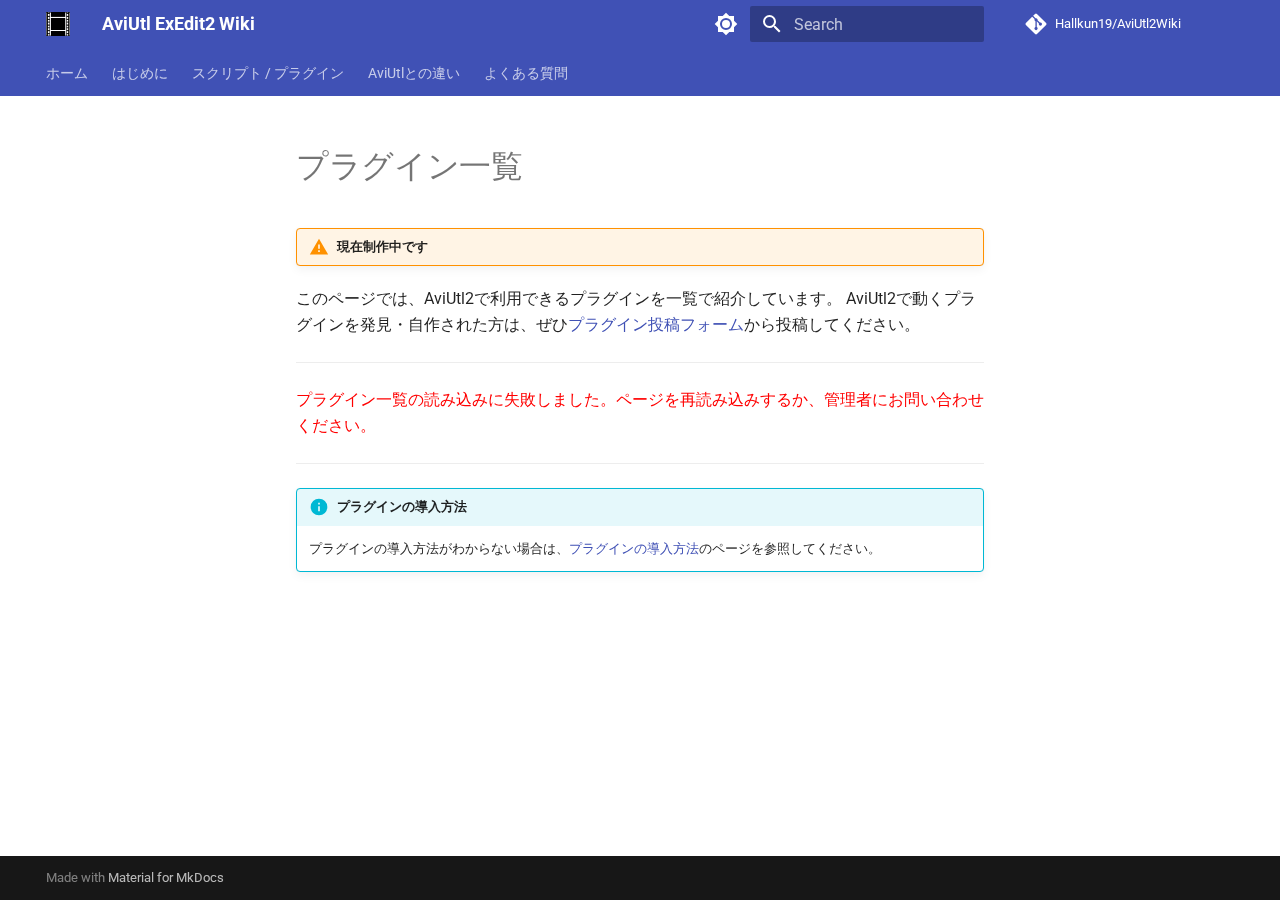
<file: plugins/index.html>
<!doctype html>
<html lang="en" class="no-js">
  <head>
    
      <meta charset="utf-8">
      <meta name="viewport" content="width=device-width,initial-scale=1">
      
      
      
      
      
      
      <link rel="icon" href="../assets/images/favicon.png">
      <meta name="generator" content="mkdocs-1.5.3, mkdocs-material-9.2.7">
    
    
      
        <title>プラグイン一覧 - AviUtl ExEdit2 Wiki</title>
      
    
    
      <link rel="stylesheet" href="../assets/stylesheets/main.046329b4.min.css">
      
        
        <link rel="stylesheet" href="../assets/stylesheets/palette.85d0ee34.min.css">
      
      


    
    
      
    
    
      
        
        
        <link rel="preconnect" href="https://fonts.gstatic.com" crossorigin>
        <link rel="stylesheet" href="https://fonts.googleapis.com/css?family=Roboto:300,300i,400,400i,700,700i%7CRoboto+Mono:400,400i,700,700i&display=fallback">
        <style>:root{--md-text-font:"Roboto";--md-code-font:"Roboto Mono"}</style>
      
    
    
      <link rel="stylesheet" href="../stylesheets/extra.css">
    
    <script>__md_scope=new URL("..",location),__md_hash=e=>[...e].reduce((e,_)=>(e<<5)-e+_.charCodeAt(0),0),__md_get=(e,_=localStorage,t=__md_scope)=>JSON.parse(_.getItem(t.pathname+"."+e)),__md_set=(e,_,t=localStorage,a=__md_scope)=>{try{t.setItem(a.pathname+"."+e,JSON.stringify(_))}catch(e){}}</script>
    
      

    
    
    
  </head>
  
  
    
    
      
    
    
    
    
    <body dir="ltr" data-md-color-scheme="default" data-md-color-primary="indigo" data-md-color-accent="indigo">
  
    
    
      <script>var palette=__md_get("__palette");if(palette&&"object"==typeof palette.color)for(var key of Object.keys(palette.color))document.body.setAttribute("data-md-color-"+key,palette.color[key])</script>
    
    <input class="md-toggle" data-md-toggle="drawer" type="checkbox" id="__drawer" autocomplete="off">
    <input class="md-toggle" data-md-toggle="search" type="checkbox" id="__search" autocomplete="off">
    <label class="md-overlay" for="__drawer"></label>
    <div data-md-component="skip">
      
        
        <a href="#_1" class="md-skip">
          Skip to content
        </a>
      
    </div>
    <div data-md-component="announce">
      
    </div>
    
    
      

<header class="md-header" data-md-component="header">
  <nav class="md-header__inner md-grid" aria-label="Header">
    <a href=".." title="AviUtl ExEdit2 Wiki" class="md-header__button md-logo" aria-label="AviUtl ExEdit2 Wiki" data-md-component="logo">
      
  <img src="../img/logo.png" alt="logo">

    </a>
    <label class="md-header__button md-icon" for="__drawer">
      
      <svg xmlns="http://www.w3.org/2000/svg" viewBox="0 0 24 24"><path d="M3 6h18v2H3V6m0 5h18v2H3v-2m0 5h18v2H3v-2Z"/></svg>
    </label>
    <div class="md-header__title" data-md-component="header-title">
      <div class="md-header__ellipsis">
        <div class="md-header__topic">
          <span class="md-ellipsis">
            AviUtl ExEdit2 Wiki
          </span>
        </div>
        <div class="md-header__topic" data-md-component="header-topic">
          <span class="md-ellipsis">
            
              プラグイン一覧
            
          </span>
        </div>
      </div>
    </div>
    
      
        <form class="md-header__option" data-md-component="palette">
  
    
    
    
    <input class="md-option" data-md-color-media="" data-md-color-scheme="default" data-md-color-primary="indigo" data-md-color-accent="indigo"  aria-label="Switch to dark mode"  type="radio" name="__palette" id="__palette_1">
    
      <label class="md-header__button md-icon" title="Switch to dark mode" for="__palette_2" hidden>
        <svg xmlns="http://www.w3.org/2000/svg" viewBox="0 0 24 24"><path d="M12 8a4 4 0 0 0-4 4 4 4 0 0 0 4 4 4 4 0 0 0 4-4 4 4 0 0 0-4-4m0 10a6 6 0 0 1-6-6 6 6 0 0 1 6-6 6 6 0 0 1 6 6 6 6 0 0 1-6 6m8-9.31V4h-4.69L12 .69 8.69 4H4v4.69L.69 12 4 15.31V20h4.69L12 23.31 15.31 20H20v-4.69L23.31 12 20 8.69Z"/></svg>
      </label>
    
  
    
    
    
    <input class="md-option" data-md-color-media="" data-md-color-scheme="slate" data-md-color-primary="indigo" data-md-color-accent="indigo"  aria-label="Switch to light mode"  type="radio" name="__palette" id="__palette_2">
    
      <label class="md-header__button md-icon" title="Switch to light mode" for="__palette_1" hidden>
        <svg xmlns="http://www.w3.org/2000/svg" viewBox="0 0 24 24"><path d="M12 18c-.89 0-1.74-.2-2.5-.55C11.56 16.5 13 14.42 13 12c0-2.42-1.44-4.5-3.5-5.45C10.26 6.2 11.11 6 12 6a6 6 0 0 1 6 6 6 6 0 0 1-6 6m8-9.31V4h-4.69L12 .69 8.69 4H4v4.69L.69 12 4 15.31V20h4.69L12 23.31 15.31 20H20v-4.69L23.31 12 20 8.69Z"/></svg>
      </label>
    
  
</form>
      
    
    
    
      <label class="md-header__button md-icon" for="__search">
        
        <svg xmlns="http://www.w3.org/2000/svg" viewBox="0 0 24 24"><path d="M9.5 3A6.5 6.5 0 0 1 16 9.5c0 1.61-.59 3.09-1.56 4.23l.27.27h.79l5 5-1.5 1.5-5-5v-.79l-.27-.27A6.516 6.516 0 0 1 9.5 16 6.5 6.5 0 0 1 3 9.5 6.5 6.5 0 0 1 9.5 3m0 2C7 5 5 7 5 9.5S7 14 9.5 14 14 12 14 9.5 12 5 9.5 5Z"/></svg>
      </label>
      <div class="md-search" data-md-component="search" role="dialog">
  <label class="md-search__overlay" for="__search"></label>
  <div class="md-search__inner" role="search">
    <form class="md-search__form" name="search">
      <input type="text" class="md-search__input" name="query" aria-label="Search" placeholder="Search" autocapitalize="off" autocorrect="off" autocomplete="off" spellcheck="false" data-md-component="search-query" required>
      <label class="md-search__icon md-icon" for="__search">
        
        <svg xmlns="http://www.w3.org/2000/svg" viewBox="0 0 24 24"><path d="M9.5 3A6.5 6.5 0 0 1 16 9.5c0 1.61-.59 3.09-1.56 4.23l.27.27h.79l5 5-1.5 1.5-5-5v-.79l-.27-.27A6.516 6.516 0 0 1 9.5 16 6.5 6.5 0 0 1 3 9.5 6.5 6.5 0 0 1 9.5 3m0 2C7 5 5 7 5 9.5S7 14 9.5 14 14 12 14 9.5 12 5 9.5 5Z"/></svg>
        
        <svg xmlns="http://www.w3.org/2000/svg" viewBox="0 0 24 24"><path d="M20 11v2H8l5.5 5.5-1.42 1.42L4.16 12l7.92-7.92L13.5 5.5 8 11h12Z"/></svg>
      </label>
      <nav class="md-search__options" aria-label="Search">
        
        <button type="reset" class="md-search__icon md-icon" title="Clear" aria-label="Clear" tabindex="-1">
          
          <svg xmlns="http://www.w3.org/2000/svg" viewBox="0 0 24 24"><path d="M19 6.41 17.59 5 12 10.59 6.41 5 5 6.41 10.59 12 5 17.59 6.41 19 12 13.41 17.59 19 19 17.59 13.41 12 19 6.41Z"/></svg>
        </button>
      </nav>
      
    </form>
    <div class="md-search__output">
      <div class="md-search__scrollwrap" data-md-scrollfix>
        <div class="md-search-result" data-md-component="search-result">
          <div class="md-search-result__meta">
            Initializing search
          </div>
          <ol class="md-search-result__list" role="presentation"></ol>
        </div>
      </div>
    </div>
  </div>
</div>
    
    
      <div class="md-header__source">
        <a href="https://github.com/Hallkun19/Aviutl2Wiki" title="Go to repository" class="md-source" data-md-component="source">
  <div class="md-source__icon md-icon">
    
    <svg xmlns="http://www.w3.org/2000/svg" viewBox="0 0 448 512"><!--! Font Awesome Free 6.4.2 by @fontawesome - https://fontawesome.com License - https://fontawesome.com/license/free (Icons: CC BY 4.0, Fonts: SIL OFL 1.1, Code: MIT License) Copyright 2023 Fonticons, Inc.--><path d="M439.55 236.05 244 40.45a28.87 28.87 0 0 0-40.81 0l-40.66 40.63 51.52 51.52c27.06-9.14 52.68 16.77 43.39 43.68l49.66 49.66c34.23-11.8 61.18 31 35.47 56.69-26.49 26.49-70.21-2.87-56-37.34L240.22 199v121.85c25.3 12.54 22.26 41.85 9.08 55a34.34 34.34 0 0 1-48.55 0c-17.57-17.6-11.07-46.91 11.25-56v-123c-20.8-8.51-24.6-30.74-18.64-45L142.57 101 8.45 235.14a28.86 28.86 0 0 0 0 40.81l195.61 195.6a28.86 28.86 0 0 0 40.8 0l194.69-194.69a28.86 28.86 0 0 0 0-40.81z"/></svg>
  </div>
  <div class="md-source__repository">
    Hallkun19/AviUtl2Wiki
  </div>
</a>
      </div>
    
  </nav>
  
</header>
    
    <div class="md-container" data-md-component="container">
      
      
        
          
            
<nav class="md-tabs" aria-label="Tabs" data-md-component="tabs">
  <div class="md-grid">
    <ul class="md-tabs__list">
      
        
  
  
  
    <li class="md-tabs__item">
      <a href=".." class="md-tabs__link">
        
  
    
  
  ホーム

      </a>
    </li>
  

      
        
  
  
  
    
    
      <li class="md-tabs__item">
        <a href="../how_to_install/" class="md-tabs__link">
          
  
  はじめに

        </a>
      </li>
    
  

      
        
  
  
  
    
    
      <li class="md-tabs__item">
        <a href="../how_to_install_script/" class="md-tabs__link">
          
  
  スクリプト / プラグイン

        </a>
      </li>
    
  

      
        
  
  
  
    <li class="md-tabs__item">
      <a href="../aviutl_diff/" class="md-tabs__link">
        
  
    
  
  AviUtlとの違い

      </a>
    </li>
  

      
        
  
  
  
    <li class="md-tabs__item">
      <a href="../faq/" class="md-tabs__link">
        
  
    
  
  よくある質問

      </a>
    </li>
  

      
    </ul>
  </div>
</nav>
          
        
      
      <main class="md-main" data-md-component="main">
        <div class="md-main__inner md-grid">
          
            
              
              <div class="md-sidebar md-sidebar--primary" data-md-component="sidebar" data-md-type="navigation" >
                <div class="md-sidebar__scrollwrap">
                  <div class="md-sidebar__inner">
                    


  


<nav class="md-nav md-nav--primary md-nav--lifted" aria-label="Navigation" data-md-level="0">
  <label class="md-nav__title" for="__drawer">
    <a href=".." title="AviUtl ExEdit2 Wiki" class="md-nav__button md-logo" aria-label="AviUtl ExEdit2 Wiki" data-md-component="logo">
      
  <img src="../img/logo.png" alt="logo">

    </a>
    AviUtl ExEdit2 Wiki
  </label>
  
    <div class="md-nav__source">
      <a href="https://github.com/Hallkun19/Aviutl2Wiki" title="Go to repository" class="md-source" data-md-component="source">
  <div class="md-source__icon md-icon">
    
    <svg xmlns="http://www.w3.org/2000/svg" viewBox="0 0 448 512"><!--! Font Awesome Free 6.4.2 by @fontawesome - https://fontawesome.com License - https://fontawesome.com/license/free (Icons: CC BY 4.0, Fonts: SIL OFL 1.1, Code: MIT License) Copyright 2023 Fonticons, Inc.--><path d="M439.55 236.05 244 40.45a28.87 28.87 0 0 0-40.81 0l-40.66 40.63 51.52 51.52c27.06-9.14 52.68 16.77 43.39 43.68l49.66 49.66c34.23-11.8 61.18 31 35.47 56.69-26.49 26.49-70.21-2.87-56-37.34L240.22 199v121.85c25.3 12.54 22.26 41.85 9.08 55a34.34 34.34 0 0 1-48.55 0c-17.57-17.6-11.07-46.91 11.25-56v-123c-20.8-8.51-24.6-30.74-18.64-45L142.57 101 8.45 235.14a28.86 28.86 0 0 0 0 40.81l195.61 195.6a28.86 28.86 0 0 0 40.8 0l194.69-194.69a28.86 28.86 0 0 0 0-40.81z"/></svg>
  </div>
  <div class="md-source__repository">
    Hallkun19/AviUtl2Wiki
  </div>
</a>
    </div>
  
  <ul class="md-nav__list" data-md-scrollfix>
    
      
      
  
  
  
    <li class="md-nav__item">
      <a href=".." class="md-nav__link">
        
  
  <span class="md-ellipsis">
    ホーム
  </span>
  

      </a>
    </li>
  

    
      
      
  
  
  
    
    
    
    <li class="md-nav__item md-nav__item--nested">
      
        
        
        
        
        <input class="md-nav__toggle md-toggle " type="checkbox" id="__nav_2" >
        
          <label class="md-nav__link" for="__nav_2" id="__nav_2_label" tabindex="0">
            
  
  <span class="md-ellipsis">
    はじめに
  </span>
  

            <span class="md-nav__icon md-icon"></span>
          </label>
        
        <nav class="md-nav" data-md-level="1" aria-labelledby="__nav_2_label" aria-expanded="false">
          <label class="md-nav__title" for="__nav_2">
            <span class="md-nav__icon md-icon"></span>
            はじめに
          </label>
          <ul class="md-nav__list" data-md-scrollfix>
            
              
                
  
  
  
    <li class="md-nav__item">
      <a href="../how_to_install/" class="md-nav__link">
        
  
  <span class="md-ellipsis">
    導入方法
  </span>
  

      </a>
    </li>
  

              
            
              
                
  
  
  
    <li class="md-nav__item">
      <a href="../how_to_use.md" class="md-nav__link">
        
  
  <span class="md-ellipsis">
    基本的な使い方
  </span>
  

      </a>
    </li>
  

              
            
          </ul>
        </nav>
      
    </li>
  

    
      
      
  
  
  
    
    
    
    <li class="md-nav__item md-nav__item--nested">
      
        
        
        
        
        <input class="md-nav__toggle md-toggle " type="checkbox" id="__nav_3" >
        
          <label class="md-nav__link" for="__nav_3" id="__nav_3_label" tabindex="0">
            
  
  <span class="md-ellipsis">
    スクリプト / プラグイン
  </span>
  

            <span class="md-nav__icon md-icon"></span>
          </label>
        
        <nav class="md-nav" data-md-level="1" aria-labelledby="__nav_3_label" aria-expanded="false">
          <label class="md-nav__title" for="__nav_3">
            <span class="md-nav__icon md-icon"></span>
            スクリプト / プラグイン
          </label>
          <ul class="md-nav__list" data-md-scrollfix>
            
              
                
  
  
  
    <li class="md-nav__item">
      <a href="../how_to_install_script/" class="md-nav__link">
        
  
  <span class="md-ellipsis">
    導入方法
  </span>
  

      </a>
    </li>
  

              
            
              
                
  
  
  
    <li class="md-nav__item">
      <a href="../scripts/" class="md-nav__link">
        
  
  <span class="md-ellipsis">
    利用できるもの一覧
  </span>
  

      </a>
    </li>
  

              
            
              
                
  
  
  
    <li class="md-nav__item">
      <a href="../script_post/" class="md-nav__link">
        
  
  <span class="md-ellipsis">
    投稿フォーム
  </span>
  

      </a>
    </li>
  

              
            
          </ul>
        </nav>
      
    </li>
  

    
      
      
  
  
  
    <li class="md-nav__item">
      <a href="../aviutl_diff/" class="md-nav__link">
        
  
  <span class="md-ellipsis">
    AviUtlとの違い
  </span>
  

      </a>
    </li>
  

    
      
      
  
  
  
    <li class="md-nav__item">
      <a href="../faq/" class="md-nav__link">
        
  
  <span class="md-ellipsis">
    よくある質問
  </span>
  

      </a>
    </li>
  

    
  </ul>
</nav>
                  </div>
                </div>
              </div>
            
            
              
              <div class="md-sidebar md-sidebar--secondary" data-md-component="sidebar" data-md-type="toc" >
                <div class="md-sidebar__scrollwrap">
                  <div class="md-sidebar__inner">
                    

<nav class="md-nav md-nav--secondary" aria-label="Table of contents">
  
  
  
    
  
  
</nav>
                  </div>
                </div>
              </div>
            
          
          
            <div class="md-content" data-md-component="content">
              <article class="md-content__inner md-typeset">
                
                  

  
  


<h1 id="_1">プラグイン一覧</h1>
<div class="admonition warning">
<p class="admonition-title">現在制作中です</p>
</div>
<p>このページでは、AviUtl2で利用できるプラグインを一覧で紹介しています。
AviUtl2で動くプラグインを発見・自作された方は、ぜひ<a href="../plugin_post/">プラグイン投稿フォーム</a>から投稿してください。</p>
<hr />
<div id="script-list-container">
  <p>プラグイン一覧を読み込んでいます...</p>
</div>

<script>
  // ▼▼▼ 下の行のURLを、ステップ1でコピーしたご自身のウェブアプリURLに書き換えてください ▼▼▼
  const GAS_URL = 'https://script.google.com/macros/s/AKfycbwbx9H8i40DeeuVj8_M8bmEd6na36e-Bq6EeUBPGej_8d3zP7YVGNnD1UP7SySMPRQRfg/exec';
  // ▲▲▲ 上の行のURLを、ステップ1でコピーしたご自身のウェブアプリURLに書き換えてください ▲▲▲

  document.addEventListener('DOMContentLoaded', () => {
    const container = document.getElementById('script-list-container');

    fetch(GAS_URL)
      .then(response => {
        if (!response.ok) throw new Error('Network response was not ok.');
        return response.json();
      })
      .then(data => {
        if (data.scripts && data.scripts.length > 0) {
          let tableHtml = `
            <table>
              <thead>
                <tr><th>種別</th><th>名前</th><th>説明</th><th>制作者</th><th>ダウンロード</th></tr>
              </thead>
              <tbody>`;

          data.scripts.reverse().forEach(script => { // 新しい投稿が上に来るように逆順にする
            const author = script.author_url ? `<a href="${script.author_url}" target="_blank" rel="noopener noreferrer">${script.author}</a>` : script.author;
            const description = script.description.replace(/\n/g, '<br>');
            tableHtml += `
              <tr>
                <td>${script_or_plugin || ''}</td>
                <td>${script.name || ''}</td>
                <td>${description || ''}</td>
                <td>${author || ''}</td>
                <td><a href="${script.download_url}" target="_blank" rel="noopener noreferrer">ダウンロード</a></td>
              </tr>`;
          });

          tableHtml += `</tbody></table>`;
          container.innerHTML = tableHtml;
        } else {
          container.innerHTML = '<p>現在、登録されているプラグインはありません。</p>';
        }
      })
      .catch(error => {
        console.error('Error fetching script list:', error);
        container.innerHTML = '<p style="color: red;">プラグイン一覧の読み込みに失敗しました。ページを再読み込みするか、管理者にお問い合わせください。</p>';
      });
  });
</script>

<hr />
<div class="admonition info">
<p class="admonition-title">プラグインの導入方法</p>
<p>プラグインの導入方法がわからない場合は、<a href="../how_to_install_plugin/">プラグインの導入方法</a>のページを参照してください。</p>
</div>





                
              </article>
            </div>
          
          
        </div>
        
      </main>
      
        <footer class="md-footer">
  
  <div class="md-footer-meta md-typeset">
    <div class="md-footer-meta__inner md-grid">
      <div class="md-copyright">
  
  
    Made with
    <a href="https://squidfunk.github.io/mkdocs-material/" target="_blank" rel="noopener">
      Material for MkDocs
    </a>
  
</div>
      
    </div>
  </div>
</footer>
      
    </div>
    <div class="md-dialog" data-md-component="dialog">
      <div class="md-dialog__inner md-typeset"></div>
    </div>
    
    <script id="__config" type="application/json">{"base": "..", "features": ["navigation.tabs"], "search": "../assets/javascripts/workers/search.dfff1995.min.js", "translations": {"clipboard.copied": "Copied to clipboard", "clipboard.copy": "Copy to clipboard", "search.result.more.one": "1 more on this page", "search.result.more.other": "# more on this page", "search.result.none": "No matching documents", "search.result.one": "1 matching document", "search.result.other": "# matching documents", "search.result.placeholder": "Type to start searching", "search.result.term.missing": "Missing", "select.version": "Select version"}}</script>
    
    
      <script src="../assets/javascripts/bundle.dff1b7c8.min.js"></script>
      
    
  </body>
</html>
</file>
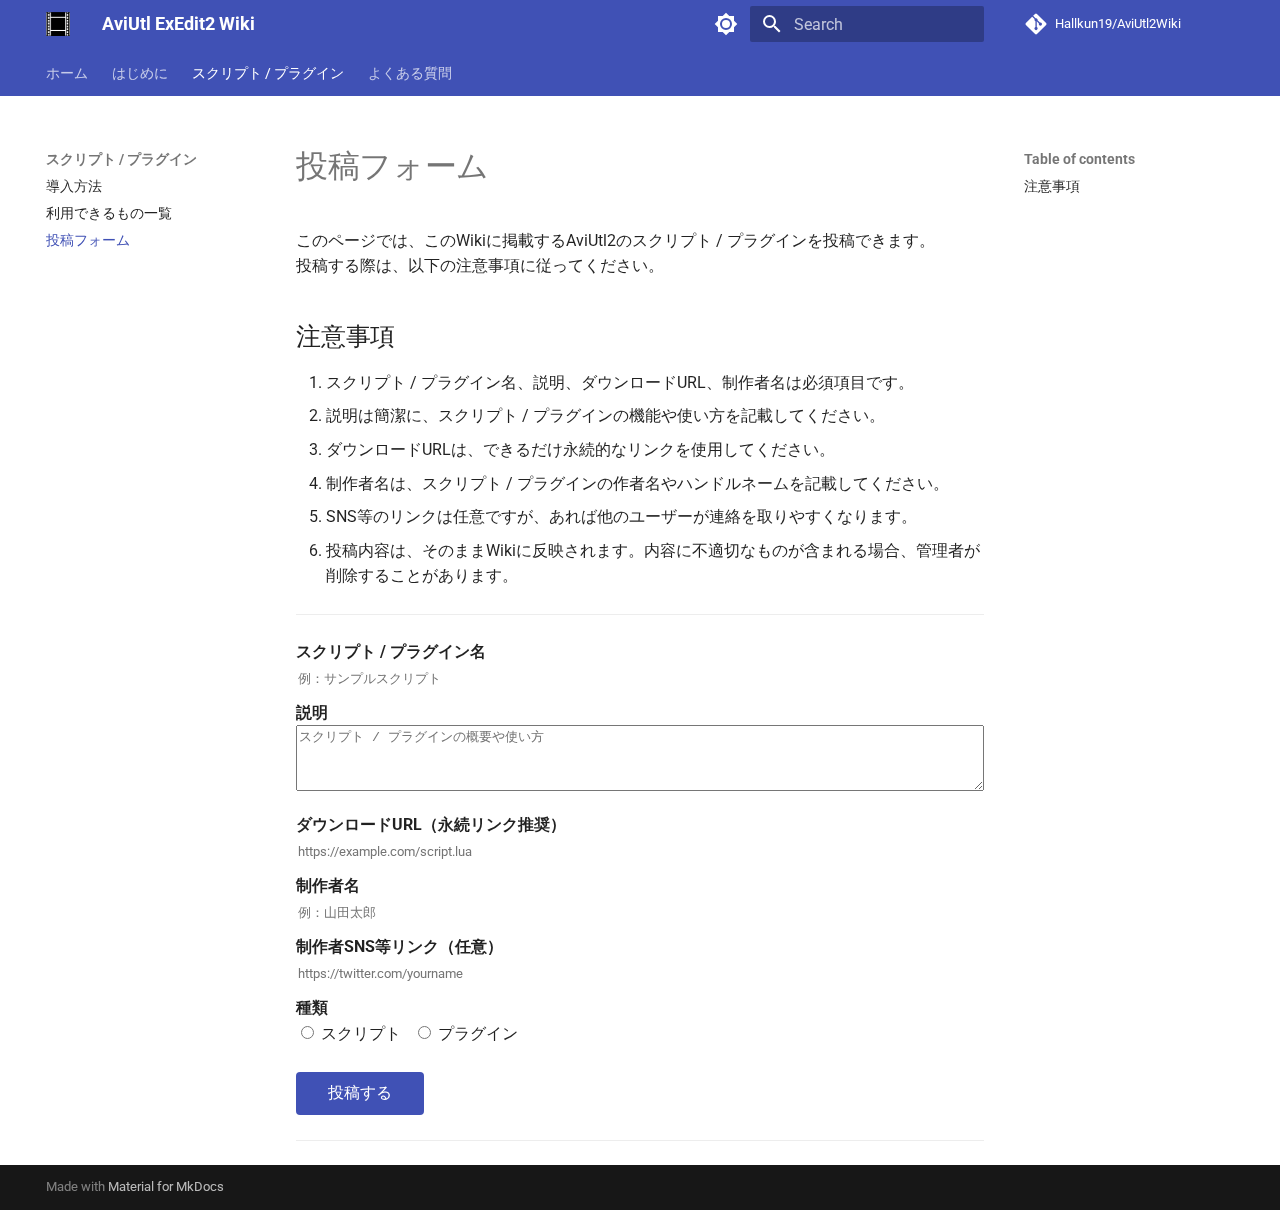
<file: script_post/index.html>
<!doctype html>
<html lang="en" class="no-js">
  <head>
    
      <meta charset="utf-8">
      <meta name="viewport" content="width=device-width,initial-scale=1">
      
      
      
      
        <link rel="prev" href="../scripts/">
      
      
        <link rel="next" href="../faq/">
      
      
      <link rel="icon" href="../assets/images/favicon.png">
      <meta name="generator" content="mkdocs-1.5.3, mkdocs-material-9.2.7">
    
    
      
        <title>投稿フォーム - AviUtl ExEdit2 Wiki</title>
      
    
    
      <link rel="stylesheet" href="../assets/stylesheets/main.046329b4.min.css">
      
        
        <link rel="stylesheet" href="../assets/stylesheets/palette.85d0ee34.min.css">
      
      


    
    
      
    
    
      
        
        
        <link rel="preconnect" href="https://fonts.gstatic.com" crossorigin>
        <link rel="stylesheet" href="https://fonts.googleapis.com/css?family=Roboto:300,300i,400,400i,700,700i%7CRoboto+Mono:400,400i,700,700i&display=fallback">
        <style>:root{--md-text-font:"Roboto";--md-code-font:"Roboto Mono"}</style>
      
    
    
      <link rel="stylesheet" href="../stylesheets/extra.css">
    
    <script>__md_scope=new URL("..",location),__md_hash=e=>[...e].reduce((e,_)=>(e<<5)-e+_.charCodeAt(0),0),__md_get=(e,_=localStorage,t=__md_scope)=>JSON.parse(_.getItem(t.pathname+"."+e)),__md_set=(e,_,t=localStorage,a=__md_scope)=>{try{t.setItem(a.pathname+"."+e,JSON.stringify(_))}catch(e){}}</script>
    
      

    
    
    
  </head>
  
  
    
    
      
    
    
    
    
    <body dir="ltr" data-md-color-scheme="default" data-md-color-primary="indigo" data-md-color-accent="indigo">
  
    
    
      <script>var palette=__md_get("__palette");if(palette&&"object"==typeof palette.color)for(var key of Object.keys(palette.color))document.body.setAttribute("data-md-color-"+key,palette.color[key])</script>
    
    <input class="md-toggle" data-md-toggle="drawer" type="checkbox" id="__drawer" autocomplete="off">
    <input class="md-toggle" data-md-toggle="search" type="checkbox" id="__search" autocomplete="off">
    <label class="md-overlay" for="__drawer"></label>
    <div data-md-component="skip">
      
        
        <a href="#_1" class="md-skip">
          Skip to content
        </a>
      
    </div>
    <div data-md-component="announce">
      
    </div>
    
    
      

<header class="md-header" data-md-component="header">
  <nav class="md-header__inner md-grid" aria-label="Header">
    <a href=".." title="AviUtl ExEdit2 Wiki" class="md-header__button md-logo" aria-label="AviUtl ExEdit2 Wiki" data-md-component="logo">
      
  <img src="../img/logo.png" alt="logo">

    </a>
    <label class="md-header__button md-icon" for="__drawer">
      
      <svg xmlns="http://www.w3.org/2000/svg" viewBox="0 0 24 24"><path d="M3 6h18v2H3V6m0 5h18v2H3v-2m0 5h18v2H3v-2Z"/></svg>
    </label>
    <div class="md-header__title" data-md-component="header-title">
      <div class="md-header__ellipsis">
        <div class="md-header__topic">
          <span class="md-ellipsis">
            AviUtl ExEdit2 Wiki
          </span>
        </div>
        <div class="md-header__topic" data-md-component="header-topic">
          <span class="md-ellipsis">
            
              投稿フォーム
            
          </span>
        </div>
      </div>
    </div>
    
      
        <form class="md-header__option" data-md-component="palette">
  
    
    
    
    <input class="md-option" data-md-color-media="" data-md-color-scheme="default" data-md-color-primary="indigo" data-md-color-accent="indigo"  aria-label="Switch to dark mode"  type="radio" name="__palette" id="__palette_1">
    
      <label class="md-header__button md-icon" title="Switch to dark mode" for="__palette_2" hidden>
        <svg xmlns="http://www.w3.org/2000/svg" viewBox="0 0 24 24"><path d="M12 8a4 4 0 0 0-4 4 4 4 0 0 0 4 4 4 4 0 0 0 4-4 4 4 0 0 0-4-4m0 10a6 6 0 0 1-6-6 6 6 0 0 1 6-6 6 6 0 0 1 6 6 6 6 0 0 1-6 6m8-9.31V4h-4.69L12 .69 8.69 4H4v4.69L.69 12 4 15.31V20h4.69L12 23.31 15.31 20H20v-4.69L23.31 12 20 8.69Z"/></svg>
      </label>
    
  
    
    
    
    <input class="md-option" data-md-color-media="" data-md-color-scheme="slate" data-md-color-primary="indigo" data-md-color-accent="indigo"  aria-label="Switch to light mode"  type="radio" name="__palette" id="__palette_2">
    
      <label class="md-header__button md-icon" title="Switch to light mode" for="__palette_1" hidden>
        <svg xmlns="http://www.w3.org/2000/svg" viewBox="0 0 24 24"><path d="M12 18c-.89 0-1.74-.2-2.5-.55C11.56 16.5 13 14.42 13 12c0-2.42-1.44-4.5-3.5-5.45C10.26 6.2 11.11 6 12 6a6 6 0 0 1 6 6 6 6 0 0 1-6 6m8-9.31V4h-4.69L12 .69 8.69 4H4v4.69L.69 12 4 15.31V20h4.69L12 23.31 15.31 20H20v-4.69L23.31 12 20 8.69Z"/></svg>
      </label>
    
  
</form>
      
    
    
    
      <label class="md-header__button md-icon" for="__search">
        
        <svg xmlns="http://www.w3.org/2000/svg" viewBox="0 0 24 24"><path d="M9.5 3A6.5 6.5 0 0 1 16 9.5c0 1.61-.59 3.09-1.56 4.23l.27.27h.79l5 5-1.5 1.5-5-5v-.79l-.27-.27A6.516 6.516 0 0 1 9.5 16 6.5 6.5 0 0 1 3 9.5 6.5 6.5 0 0 1 9.5 3m0 2C7 5 5 7 5 9.5S7 14 9.5 14 14 12 14 9.5 12 5 9.5 5Z"/></svg>
      </label>
      <div class="md-search" data-md-component="search" role="dialog">
  <label class="md-search__overlay" for="__search"></label>
  <div class="md-search__inner" role="search">
    <form class="md-search__form" name="search">
      <input type="text" class="md-search__input" name="query" aria-label="Search" placeholder="Search" autocapitalize="off" autocorrect="off" autocomplete="off" spellcheck="false" data-md-component="search-query" required>
      <label class="md-search__icon md-icon" for="__search">
        
        <svg xmlns="http://www.w3.org/2000/svg" viewBox="0 0 24 24"><path d="M9.5 3A6.5 6.5 0 0 1 16 9.5c0 1.61-.59 3.09-1.56 4.23l.27.27h.79l5 5-1.5 1.5-5-5v-.79l-.27-.27A6.516 6.516 0 0 1 9.5 16 6.5 6.5 0 0 1 3 9.5 6.5 6.5 0 0 1 9.5 3m0 2C7 5 5 7 5 9.5S7 14 9.5 14 14 12 14 9.5 12 5 9.5 5Z"/></svg>
        
        <svg xmlns="http://www.w3.org/2000/svg" viewBox="0 0 24 24"><path d="M20 11v2H8l5.5 5.5-1.42 1.42L4.16 12l7.92-7.92L13.5 5.5 8 11h12Z"/></svg>
      </label>
      <nav class="md-search__options" aria-label="Search">
        
        <button type="reset" class="md-search__icon md-icon" title="Clear" aria-label="Clear" tabindex="-1">
          
          <svg xmlns="http://www.w3.org/2000/svg" viewBox="0 0 24 24"><path d="M19 6.41 17.59 5 12 10.59 6.41 5 5 6.41 10.59 12 5 17.59 6.41 19 12 13.41 17.59 19 19 17.59 13.41 12 19 6.41Z"/></svg>
        </button>
      </nav>
      
    </form>
    <div class="md-search__output">
      <div class="md-search__scrollwrap" data-md-scrollfix>
        <div class="md-search-result" data-md-component="search-result">
          <div class="md-search-result__meta">
            Initializing search
          </div>
          <ol class="md-search-result__list" role="presentation"></ol>
        </div>
      </div>
    </div>
  </div>
</div>
    
    
      <div class="md-header__source">
        <a href="https://github.com/Hallkun19/Aviutl2Wiki" title="Go to repository" class="md-source" data-md-component="source">
  <div class="md-source__icon md-icon">
    
    <svg xmlns="http://www.w3.org/2000/svg" viewBox="0 0 448 512"><!--! Font Awesome Free 6.4.2 by @fontawesome - https://fontawesome.com License - https://fontawesome.com/license/free (Icons: CC BY 4.0, Fonts: SIL OFL 1.1, Code: MIT License) Copyright 2023 Fonticons, Inc.--><path d="M439.55 236.05 244 40.45a28.87 28.87 0 0 0-40.81 0l-40.66 40.63 51.52 51.52c27.06-9.14 52.68 16.77 43.39 43.68l49.66 49.66c34.23-11.8 61.18 31 35.47 56.69-26.49 26.49-70.21-2.87-56-37.34L240.22 199v121.85c25.3 12.54 22.26 41.85 9.08 55a34.34 34.34 0 0 1-48.55 0c-17.57-17.6-11.07-46.91 11.25-56v-123c-20.8-8.51-24.6-30.74-18.64-45L142.57 101 8.45 235.14a28.86 28.86 0 0 0 0 40.81l195.61 195.6a28.86 28.86 0 0 0 40.8 0l194.69-194.69a28.86 28.86 0 0 0 0-40.81z"/></svg>
  </div>
  <div class="md-source__repository">
    Hallkun19/AviUtl2Wiki
  </div>
</a>
      </div>
    
  </nav>
  
</header>
    
    <div class="md-container" data-md-component="container">
      
      
        
          
            
<nav class="md-tabs" aria-label="Tabs" data-md-component="tabs">
  <div class="md-grid">
    <ul class="md-tabs__list">
      
        
  
  
  
    <li class="md-tabs__item">
      <a href=".." class="md-tabs__link">
        
  
    
  
  ホーム

      </a>
    </li>
  

      
        
  
  
  
    
    
      <li class="md-tabs__item">
        <a href="../how_to_install/" class="md-tabs__link">
          
  
  はじめに

        </a>
      </li>
    
  

      
        
  
  
    
  
  
    
    
      <li class="md-tabs__item md-tabs__item--active">
        <a href="../how_to_install_script/" class="md-tabs__link">
          
  
  スクリプト / プラグイン

        </a>
      </li>
    
  

      
        
  
  
  
    
    
      <li class="md-tabs__item">
        <a href="../faq/" class="md-tabs__link">
          
  
  よくある質問

        </a>
      </li>
    
  

      
    </ul>
  </div>
</nav>
          
        
      
      <main class="md-main" data-md-component="main">
        <div class="md-main__inner md-grid">
          
            
              
              <div class="md-sidebar md-sidebar--primary" data-md-component="sidebar" data-md-type="navigation" >
                <div class="md-sidebar__scrollwrap">
                  <div class="md-sidebar__inner">
                    


  


<nav class="md-nav md-nav--primary md-nav--lifted" aria-label="Navigation" data-md-level="0">
  <label class="md-nav__title" for="__drawer">
    <a href=".." title="AviUtl ExEdit2 Wiki" class="md-nav__button md-logo" aria-label="AviUtl ExEdit2 Wiki" data-md-component="logo">
      
  <img src="../img/logo.png" alt="logo">

    </a>
    AviUtl ExEdit2 Wiki
  </label>
  
    <div class="md-nav__source">
      <a href="https://github.com/Hallkun19/Aviutl2Wiki" title="Go to repository" class="md-source" data-md-component="source">
  <div class="md-source__icon md-icon">
    
    <svg xmlns="http://www.w3.org/2000/svg" viewBox="0 0 448 512"><!--! Font Awesome Free 6.4.2 by @fontawesome - https://fontawesome.com License - https://fontawesome.com/license/free (Icons: CC BY 4.0, Fonts: SIL OFL 1.1, Code: MIT License) Copyright 2023 Fonticons, Inc.--><path d="M439.55 236.05 244 40.45a28.87 28.87 0 0 0-40.81 0l-40.66 40.63 51.52 51.52c27.06-9.14 52.68 16.77 43.39 43.68l49.66 49.66c34.23-11.8 61.18 31 35.47 56.69-26.49 26.49-70.21-2.87-56-37.34L240.22 199v121.85c25.3 12.54 22.26 41.85 9.08 55a34.34 34.34 0 0 1-48.55 0c-17.57-17.6-11.07-46.91 11.25-56v-123c-20.8-8.51-24.6-30.74-18.64-45L142.57 101 8.45 235.14a28.86 28.86 0 0 0 0 40.81l195.61 195.6a28.86 28.86 0 0 0 40.8 0l194.69-194.69a28.86 28.86 0 0 0 0-40.81z"/></svg>
  </div>
  <div class="md-source__repository">
    Hallkun19/AviUtl2Wiki
  </div>
</a>
    </div>
  
  <ul class="md-nav__list" data-md-scrollfix>
    
      
      
  
  
  
    <li class="md-nav__item">
      <a href=".." class="md-nav__link">
        
  
  <span class="md-ellipsis">
    ホーム
  </span>
  

      </a>
    </li>
  

    
      
      
  
  
  
    
    
    
    <li class="md-nav__item md-nav__item--nested">
      
        
        
        
        
        <input class="md-nav__toggle md-toggle " type="checkbox" id="__nav_2" >
        
          <label class="md-nav__link" for="__nav_2" id="__nav_2_label" tabindex="0">
            
  
  <span class="md-ellipsis">
    はじめに
  </span>
  

            <span class="md-nav__icon md-icon"></span>
          </label>
        
        <nav class="md-nav" data-md-level="1" aria-labelledby="__nav_2_label" aria-expanded="false">
          <label class="md-nav__title" for="__nav_2">
            <span class="md-nav__icon md-icon"></span>
            はじめに
          </label>
          <ul class="md-nav__list" data-md-scrollfix>
            
              
                
  
  
  
    <li class="md-nav__item">
      <a href="../how_to_install/" class="md-nav__link">
        
  
  <span class="md-ellipsis">
    導入方法
  </span>
  

      </a>
    </li>
  

              
            
              
                
  
  
  
    <li class="md-nav__item">
      <a href="../how_to_use.md" class="md-nav__link">
        
  
  <span class="md-ellipsis">
    基本的な使い方
  </span>
  

      </a>
    </li>
  

              
            
          </ul>
        </nav>
      
    </li>
  

    
      
      
  
  
    
  
  
    
    
    
    <li class="md-nav__item md-nav__item--active md-nav__item--nested">
      
        
        
        
        
        <input class="md-nav__toggle md-toggle " type="checkbox" id="__nav_3" checked>
        
          <label class="md-nav__link" for="__nav_3" id="__nav_3_label" tabindex="0">
            
  
  <span class="md-ellipsis">
    スクリプト / プラグイン
  </span>
  

            <span class="md-nav__icon md-icon"></span>
          </label>
        
        <nav class="md-nav" data-md-level="1" aria-labelledby="__nav_3_label" aria-expanded="true">
          <label class="md-nav__title" for="__nav_3">
            <span class="md-nav__icon md-icon"></span>
            スクリプト / プラグイン
          </label>
          <ul class="md-nav__list" data-md-scrollfix>
            
              
                
  
  
  
    <li class="md-nav__item">
      <a href="../how_to_install_script/" class="md-nav__link">
        
  
  <span class="md-ellipsis">
    導入方法
  </span>
  

      </a>
    </li>
  

              
            
              
                
  
  
  
    <li class="md-nav__item">
      <a href="../scripts/" class="md-nav__link">
        
  
  <span class="md-ellipsis">
    利用できるもの一覧
  </span>
  

      </a>
    </li>
  

              
            
              
                
  
  
    
  
  
    <li class="md-nav__item md-nav__item--active">
      
      <input class="md-nav__toggle md-toggle" type="checkbox" id="__toc">
      
      
        
      
      
        <label class="md-nav__link md-nav__link--active" for="__toc">
          
  
  <span class="md-ellipsis">
    投稿フォーム
  </span>
  

          <span class="md-nav__icon md-icon"></span>
        </label>
      
      <a href="./" class="md-nav__link md-nav__link--active">
        
  
  <span class="md-ellipsis">
    投稿フォーム
  </span>
  

      </a>
      
        

<nav class="md-nav md-nav--secondary" aria-label="Table of contents">
  
  
  
    
  
  
    <label class="md-nav__title" for="__toc">
      <span class="md-nav__icon md-icon"></span>
      Table of contents
    </label>
    <ul class="md-nav__list" data-md-component="toc" data-md-scrollfix>
      
        <li class="md-nav__item">
  <a href="#_2" class="md-nav__link">
    注意事項
  </a>
  
</li>
      
    </ul>
  
</nav>
      
    </li>
  

              
            
          </ul>
        </nav>
      
    </li>
  

    
      
      
  
  
  
    
    
    
    <li class="md-nav__item md-nav__item--nested">
      
        
        
        
        
        <input class="md-nav__toggle md-toggle " type="checkbox" id="__nav_4" >
        
          <label class="md-nav__link" for="__nav_4" id="__nav_4_label" tabindex="0">
            
  
  <span class="md-ellipsis">
    よくある質問
  </span>
  

            <span class="md-nav__icon md-icon"></span>
          </label>
        
        <nav class="md-nav" data-md-level="1" aria-labelledby="__nav_4_label" aria-expanded="false">
          <label class="md-nav__title" for="__nav_4">
            <span class="md-nav__icon md-icon"></span>
            よくある質問
          </label>
          <ul class="md-nav__list" data-md-scrollfix>
            
              
                
  
  
  
    <li class="md-nav__item">
      <a href="../faq/" class="md-nav__link">
        
  
  <span class="md-ellipsis">
    よくある質問
  </span>
  

      </a>
    </li>
  

              
            
              
                
  
  
  
    <li class="md-nav__item">
      <a href="../error_code/" class="md-nav__link">
        
  
  <span class="md-ellipsis">
    エラーコード
  </span>
  

      </a>
    </li>
  

              
            
              
                
  
  
  
    <li class="md-nav__item">
      <a href="../aviutl_diff/" class="md-nav__link">
        
  
  <span class="md-ellipsis">
    AviUtlとの違い
  </span>
  

      </a>
    </li>
  

              
            
          </ul>
        </nav>
      
    </li>
  

    
  </ul>
</nav>
                  </div>
                </div>
              </div>
            
            
              
              <div class="md-sidebar md-sidebar--secondary" data-md-component="sidebar" data-md-type="toc" >
                <div class="md-sidebar__scrollwrap">
                  <div class="md-sidebar__inner">
                    

<nav class="md-nav md-nav--secondary" aria-label="Table of contents">
  
  
  
    
  
  
    <label class="md-nav__title" for="__toc">
      <span class="md-nav__icon md-icon"></span>
      Table of contents
    </label>
    <ul class="md-nav__list" data-md-component="toc" data-md-scrollfix>
      
        <li class="md-nav__item">
  <a href="#_2" class="md-nav__link">
    注意事項
  </a>
  
</li>
      
    </ul>
  
</nav>
                  </div>
                </div>
              </div>
            
          
          
            <div class="md-content" data-md-component="content">
              <article class="md-content__inner md-typeset">
                
                  

  
  


<h1 id="_1">投稿フォーム</h1>
<p>このページでは、このWikiに掲載するAviUtl2のスクリプト / プラグインを投稿できます。<br>
投稿する際は、以下の注意事項に従ってください。</p>
<h2 id="_2">注意事項</h2>
<ol>
<li>スクリプト / プラグイン名、説明、ダウンロードURL、制作者名は必須項目です。<br></li>
<li>説明は簡潔に、スクリプト / プラグインの機能や使い方を記載してください。<br></li>
<li>ダウンロードURLは、できるだけ永続的なリンクを使用してください。<br></li>
<li>制作者名は、スクリプト / プラグインの作者名やハンドルネームを記載してください。<br></li>
<li>SNS等のリンクは任意ですが、あれば他のユーザーが連絡を取りやすくなります。<br></li>
<li>投稿内容は、そのままWikiに反映されます。内容に不適切なものが含まれる場合、管理者が削除することがあります。</li>
</ol>
<hr />
<div class="script-form-container">
  <form action="https://docs.google.com/forms/d/e/1FAIpQLScf7Go-ZSdZKM5q3C1Tb85CtB0n78u1joIhXEIV0lPwI4QVcA/formResponse" method="POST" target="_blank">
    <label for="script_name"><b>スクリプト / プラグイン名</b></label><br>
    <input type="text" id="script_name" name="entry.1987768841" required style="width:100%;margin-bottom:1em;" placeholder="例：サンプルスクリプト"><br>

    <label for="description"><b>説明</b></label><br>
    <textarea id="description" name="entry.1692526079" rows="4" required style="width:100%;margin-bottom:1em;" placeholder="スクリプト / プラグインの概要や使い方"></textarea><br>

    <label for="url"><b>ダウンロードURL（永続リンク推奨）</b></label><br>
    <input type="url" id="url" name="entry.1543249046" required style="width:100%;margin-bottom:1em;" placeholder="https://example.com/script.lua"><br>

    <label for="author"><b>制作者名</b></label><br>
    <input type="text" id="author" name="entry.1306686339" required style="width:100%;margin-bottom:1em;" placeholder="例：山田太郎"><br>

    <label for="sns"><b>制作者SNS等リンク（任意）</b></label><br>
    <input type="url" id="sns" name="entry.965385612" style="width:100%;margin-bottom:1em;" placeholder="https://twitter.com/yourname"><br>

    <label><b>種類</b></label><br>
    <input type="radio" id="script" name="entry.1341747879" value="スクリプト" required>
    <label for="script">スクリプト</label>
    <input type="radio" id="plugin" name="entry.1341747879" value="プラグイン" required style="margin-left:1em;">
    <label for="plugin">プラグイン</label><br><br>

    <button type="submit" style="background:#4051b5;color:#fff;padding:0.7em 2em;border:none;border-radius:4px;font-size:1em;">投稿する</button>
  </form>
</div>

<hr />





                
              </article>
            </div>
          
          
        </div>
        
      </main>
      
        <footer class="md-footer">
  
  <div class="md-footer-meta md-typeset">
    <div class="md-footer-meta__inner md-grid">
      <div class="md-copyright">
  
  
    Made with
    <a href="https://squidfunk.github.io/mkdocs-material/" target="_blank" rel="noopener">
      Material for MkDocs
    </a>
  
</div>
      
    </div>
  </div>
</footer>
      
    </div>
    <div class="md-dialog" data-md-component="dialog">
      <div class="md-dialog__inner md-typeset"></div>
    </div>
    
    <script id="__config" type="application/json">{"base": "..", "features": ["navigation.tabs"], "search": "../assets/javascripts/workers/search.dfff1995.min.js", "translations": {"clipboard.copied": "Copied to clipboard", "clipboard.copy": "Copy to clipboard", "search.result.more.one": "1 more on this page", "search.result.more.other": "# more on this page", "search.result.none": "No matching documents", "search.result.one": "1 matching document", "search.result.other": "# matching documents", "search.result.placeholder": "Type to start searching", "search.result.term.missing": "Missing", "select.version": "Select version"}}</script>
    
    
      <script src="../assets/javascripts/bundle.dff1b7c8.min.js"></script>
      
    
  </body>
</html>
</file>
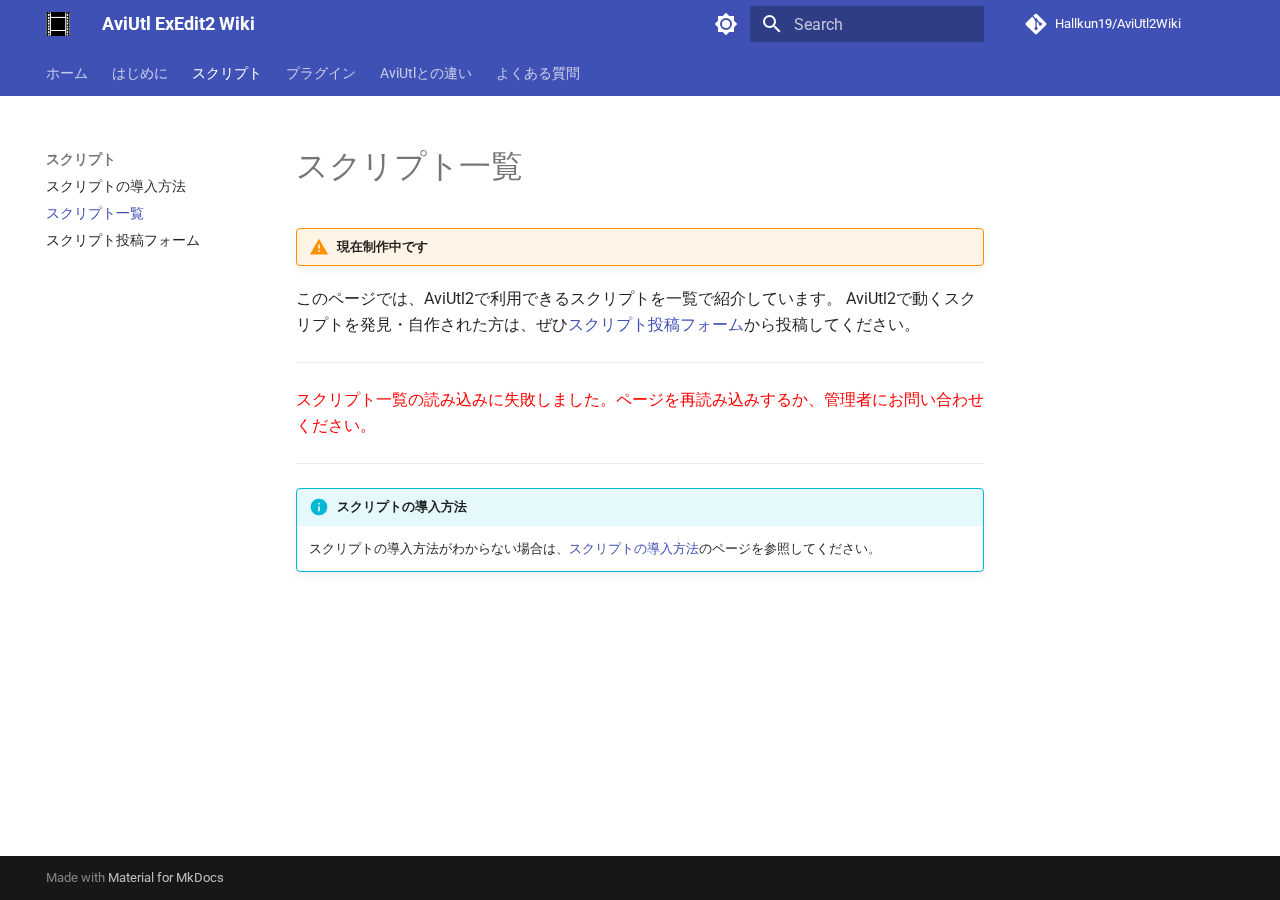
<file: scripts/index.html>
<!doctype html>
<html lang="en" class="no-js">
  <head>
    
      <meta charset="utf-8">
      <meta name="viewport" content="width=device-width,initial-scale=1">
      
      
      
      
        <link rel="prev" href="../how_to_install_script/">
      
      
        <link rel="next" href="../script_post/">
      
      
      <link rel="icon" href="../assets/images/favicon.png">
      <meta name="generator" content="mkdocs-1.5.3, mkdocs-material-9.2.7">
    
    
      
        <title>スクリプト一覧 - AviUtl ExEdit2 Wiki</title>
      
    
    
      <link rel="stylesheet" href="../assets/stylesheets/main.046329b4.min.css">
      
        
        <link rel="stylesheet" href="../assets/stylesheets/palette.85d0ee34.min.css">
      
      


    
    
      
    
    
      
        
        
        <link rel="preconnect" href="https://fonts.gstatic.com" crossorigin>
        <link rel="stylesheet" href="https://fonts.googleapis.com/css?family=Roboto:300,300i,400,400i,700,700i%7CRoboto+Mono:400,400i,700,700i&display=fallback">
        <style>:root{--md-text-font:"Roboto";--md-code-font:"Roboto Mono"}</style>
      
    
    
      <link rel="stylesheet" href="../stylesheets/extra.css">
    
    <script>__md_scope=new URL("..",location),__md_hash=e=>[...e].reduce((e,_)=>(e<<5)-e+_.charCodeAt(0),0),__md_get=(e,_=localStorage,t=__md_scope)=>JSON.parse(_.getItem(t.pathname+"."+e)),__md_set=(e,_,t=localStorage,a=__md_scope)=>{try{t.setItem(a.pathname+"."+e,JSON.stringify(_))}catch(e){}}</script>
    
      

    
    
    
  </head>
  
  
    
    
      
    
    
    
    
    <body dir="ltr" data-md-color-scheme="default" data-md-color-primary="indigo" data-md-color-accent="indigo">
  
    
    
      <script>var palette=__md_get("__palette");if(palette&&"object"==typeof palette.color)for(var key of Object.keys(palette.color))document.body.setAttribute("data-md-color-"+key,palette.color[key])</script>
    
    <input class="md-toggle" data-md-toggle="drawer" type="checkbox" id="__drawer" autocomplete="off">
    <input class="md-toggle" data-md-toggle="search" type="checkbox" id="__search" autocomplete="off">
    <label class="md-overlay" for="__drawer"></label>
    <div data-md-component="skip">
      
        
        <a href="#_1" class="md-skip">
          Skip to content
        </a>
      
    </div>
    <div data-md-component="announce">
      
    </div>
    
    
      

<header class="md-header" data-md-component="header">
  <nav class="md-header__inner md-grid" aria-label="Header">
    <a href=".." title="AviUtl ExEdit2 Wiki" class="md-header__button md-logo" aria-label="AviUtl ExEdit2 Wiki" data-md-component="logo">
      
  <img src="../img/logo.png" alt="logo">

    </a>
    <label class="md-header__button md-icon" for="__drawer">
      
      <svg xmlns="http://www.w3.org/2000/svg" viewBox="0 0 24 24"><path d="M3 6h18v2H3V6m0 5h18v2H3v-2m0 5h18v2H3v-2Z"/></svg>
    </label>
    <div class="md-header__title" data-md-component="header-title">
      <div class="md-header__ellipsis">
        <div class="md-header__topic">
          <span class="md-ellipsis">
            AviUtl ExEdit2 Wiki
          </span>
        </div>
        <div class="md-header__topic" data-md-component="header-topic">
          <span class="md-ellipsis">
            
              スクリプト一覧
            
          </span>
        </div>
      </div>
    </div>
    
      
        <form class="md-header__option" data-md-component="palette">
  
    
    
    
    <input class="md-option" data-md-color-media="" data-md-color-scheme="default" data-md-color-primary="indigo" data-md-color-accent="indigo"  aria-label="Switch to dark mode"  type="radio" name="__palette" id="__palette_1">
    
      <label class="md-header__button md-icon" title="Switch to dark mode" for="__palette_2" hidden>
        <svg xmlns="http://www.w3.org/2000/svg" viewBox="0 0 24 24"><path d="M12 8a4 4 0 0 0-4 4 4 4 0 0 0 4 4 4 4 0 0 0 4-4 4 4 0 0 0-4-4m0 10a6 6 0 0 1-6-6 6 6 0 0 1 6-6 6 6 0 0 1 6 6 6 6 0 0 1-6 6m8-9.31V4h-4.69L12 .69 8.69 4H4v4.69L.69 12 4 15.31V20h4.69L12 23.31 15.31 20H20v-4.69L23.31 12 20 8.69Z"/></svg>
      </label>
    
  
    
    
    
    <input class="md-option" data-md-color-media="" data-md-color-scheme="slate" data-md-color-primary="indigo" data-md-color-accent="indigo"  aria-label="Switch to light mode"  type="radio" name="__palette" id="__palette_2">
    
      <label class="md-header__button md-icon" title="Switch to light mode" for="__palette_1" hidden>
        <svg xmlns="http://www.w3.org/2000/svg" viewBox="0 0 24 24"><path d="M12 18c-.89 0-1.74-.2-2.5-.55C11.56 16.5 13 14.42 13 12c0-2.42-1.44-4.5-3.5-5.45C10.26 6.2 11.11 6 12 6a6 6 0 0 1 6 6 6 6 0 0 1-6 6m8-9.31V4h-4.69L12 .69 8.69 4H4v4.69L.69 12 4 15.31V20h4.69L12 23.31 15.31 20H20v-4.69L23.31 12 20 8.69Z"/></svg>
      </label>
    
  
</form>
      
    
    
    
      <label class="md-header__button md-icon" for="__search">
        
        <svg xmlns="http://www.w3.org/2000/svg" viewBox="0 0 24 24"><path d="M9.5 3A6.5 6.5 0 0 1 16 9.5c0 1.61-.59 3.09-1.56 4.23l.27.27h.79l5 5-1.5 1.5-5-5v-.79l-.27-.27A6.516 6.516 0 0 1 9.5 16 6.5 6.5 0 0 1 3 9.5 6.5 6.5 0 0 1 9.5 3m0 2C7 5 5 7 5 9.5S7 14 9.5 14 14 12 14 9.5 12 5 9.5 5Z"/></svg>
      </label>
      <div class="md-search" data-md-component="search" role="dialog">
  <label class="md-search__overlay" for="__search"></label>
  <div class="md-search__inner" role="search">
    <form class="md-search__form" name="search">
      <input type="text" class="md-search__input" name="query" aria-label="Search" placeholder="Search" autocapitalize="off" autocorrect="off" autocomplete="off" spellcheck="false" data-md-component="search-query" required>
      <label class="md-search__icon md-icon" for="__search">
        
        <svg xmlns="http://www.w3.org/2000/svg" viewBox="0 0 24 24"><path d="M9.5 3A6.5 6.5 0 0 1 16 9.5c0 1.61-.59 3.09-1.56 4.23l.27.27h.79l5 5-1.5 1.5-5-5v-.79l-.27-.27A6.516 6.516 0 0 1 9.5 16 6.5 6.5 0 0 1 3 9.5 6.5 6.5 0 0 1 9.5 3m0 2C7 5 5 7 5 9.5S7 14 9.5 14 14 12 14 9.5 12 5 9.5 5Z"/></svg>
        
        <svg xmlns="http://www.w3.org/2000/svg" viewBox="0 0 24 24"><path d="M20 11v2H8l5.5 5.5-1.42 1.42L4.16 12l7.92-7.92L13.5 5.5 8 11h12Z"/></svg>
      </label>
      <nav class="md-search__options" aria-label="Search">
        
        <button type="reset" class="md-search__icon md-icon" title="Clear" aria-label="Clear" tabindex="-1">
          
          <svg xmlns="http://www.w3.org/2000/svg" viewBox="0 0 24 24"><path d="M19 6.41 17.59 5 12 10.59 6.41 5 5 6.41 10.59 12 5 17.59 6.41 19 12 13.41 17.59 19 19 17.59 13.41 12 19 6.41Z"/></svg>
        </button>
      </nav>
      
    </form>
    <div class="md-search__output">
      <div class="md-search__scrollwrap" data-md-scrollfix>
        <div class="md-search-result" data-md-component="search-result">
          <div class="md-search-result__meta">
            Initializing search
          </div>
          <ol class="md-search-result__list" role="presentation"></ol>
        </div>
      </div>
    </div>
  </div>
</div>
    
    
      <div class="md-header__source">
        <a href="https://github.com/Hallkun19/Aviutl2Wiki" title="Go to repository" class="md-source" data-md-component="source">
  <div class="md-source__icon md-icon">
    
    <svg xmlns="http://www.w3.org/2000/svg" viewBox="0 0 448 512"><!--! Font Awesome Free 6.4.2 by @fontawesome - https://fontawesome.com License - https://fontawesome.com/license/free (Icons: CC BY 4.0, Fonts: SIL OFL 1.1, Code: MIT License) Copyright 2023 Fonticons, Inc.--><path d="M439.55 236.05 244 40.45a28.87 28.87 0 0 0-40.81 0l-40.66 40.63 51.52 51.52c27.06-9.14 52.68 16.77 43.39 43.68l49.66 49.66c34.23-11.8 61.18 31 35.47 56.69-26.49 26.49-70.21-2.87-56-37.34L240.22 199v121.85c25.3 12.54 22.26 41.85 9.08 55a34.34 34.34 0 0 1-48.55 0c-17.57-17.6-11.07-46.91 11.25-56v-123c-20.8-8.51-24.6-30.74-18.64-45L142.57 101 8.45 235.14a28.86 28.86 0 0 0 0 40.81l195.61 195.6a28.86 28.86 0 0 0 40.8 0l194.69-194.69a28.86 28.86 0 0 0 0-40.81z"/></svg>
  </div>
  <div class="md-source__repository">
    Hallkun19/AviUtl2Wiki
  </div>
</a>
      </div>
    
  </nav>
  
</header>
    
    <div class="md-container" data-md-component="container">
      
      
        
          
            
<nav class="md-tabs" aria-label="Tabs" data-md-component="tabs">
  <div class="md-grid">
    <ul class="md-tabs__list">
      
        
  
  
  
    <li class="md-tabs__item">
      <a href=".." class="md-tabs__link">
        
  
    
  
  ホーム

      </a>
    </li>
  

      
        
  
  
  
    
    
      <li class="md-tabs__item">
        <a href="../how_to_install/" class="md-tabs__link">
          
  
  はじめに

        </a>
      </li>
    
  

      
        
  
  
    
  
  
    
    
      <li class="md-tabs__item md-tabs__item--active">
        <a href="../how_to_install_script/" class="md-tabs__link">
          
  
  スクリプト

        </a>
      </li>
    
  

      
        
  
  
  
    
    
      <li class="md-tabs__item">
        <a href="../how_to_install_plugin/" class="md-tabs__link">
          
  
  プラグイン

        </a>
      </li>
    
  

      
        
  
  
  
    <li class="md-tabs__item">
      <a href="../aviutl_diff/" class="md-tabs__link">
        
  
    
  
  AviUtlとの違い

      </a>
    </li>
  

      
        
  
  
  
    <li class="md-tabs__item">
      <a href="../faq/" class="md-tabs__link">
        
  
    
  
  よくある質問

      </a>
    </li>
  

      
    </ul>
  </div>
</nav>
          
        
      
      <main class="md-main" data-md-component="main">
        <div class="md-main__inner md-grid">
          
            
              
              <div class="md-sidebar md-sidebar--primary" data-md-component="sidebar" data-md-type="navigation" >
                <div class="md-sidebar__scrollwrap">
                  <div class="md-sidebar__inner">
                    


  


<nav class="md-nav md-nav--primary md-nav--lifted" aria-label="Navigation" data-md-level="0">
  <label class="md-nav__title" for="__drawer">
    <a href=".." title="AviUtl ExEdit2 Wiki" class="md-nav__button md-logo" aria-label="AviUtl ExEdit2 Wiki" data-md-component="logo">
      
  <img src="../img/logo.png" alt="logo">

    </a>
    AviUtl ExEdit2 Wiki
  </label>
  
    <div class="md-nav__source">
      <a href="https://github.com/Hallkun19/Aviutl2Wiki" title="Go to repository" class="md-source" data-md-component="source">
  <div class="md-source__icon md-icon">
    
    <svg xmlns="http://www.w3.org/2000/svg" viewBox="0 0 448 512"><!--! Font Awesome Free 6.4.2 by @fontawesome - https://fontawesome.com License - https://fontawesome.com/license/free (Icons: CC BY 4.0, Fonts: SIL OFL 1.1, Code: MIT License) Copyright 2023 Fonticons, Inc.--><path d="M439.55 236.05 244 40.45a28.87 28.87 0 0 0-40.81 0l-40.66 40.63 51.52 51.52c27.06-9.14 52.68 16.77 43.39 43.68l49.66 49.66c34.23-11.8 61.18 31 35.47 56.69-26.49 26.49-70.21-2.87-56-37.34L240.22 199v121.85c25.3 12.54 22.26 41.85 9.08 55a34.34 34.34 0 0 1-48.55 0c-17.57-17.6-11.07-46.91 11.25-56v-123c-20.8-8.51-24.6-30.74-18.64-45L142.57 101 8.45 235.14a28.86 28.86 0 0 0 0 40.81l195.61 195.6a28.86 28.86 0 0 0 40.8 0l194.69-194.69a28.86 28.86 0 0 0 0-40.81z"/></svg>
  </div>
  <div class="md-source__repository">
    Hallkun19/AviUtl2Wiki
  </div>
</a>
    </div>
  
  <ul class="md-nav__list" data-md-scrollfix>
    
      
      
  
  
  
    <li class="md-nav__item">
      <a href=".." class="md-nav__link">
        
  
  <span class="md-ellipsis">
    ホーム
  </span>
  

      </a>
    </li>
  

    
      
      
  
  
  
    
    
    
    <li class="md-nav__item md-nav__item--nested">
      
        
        
        
        
        <input class="md-nav__toggle md-toggle " type="checkbox" id="__nav_2" >
        
          <label class="md-nav__link" for="__nav_2" id="__nav_2_label" tabindex="0">
            
  
  <span class="md-ellipsis">
    はじめに
  </span>
  

            <span class="md-nav__icon md-icon"></span>
          </label>
        
        <nav class="md-nav" data-md-level="1" aria-labelledby="__nav_2_label" aria-expanded="false">
          <label class="md-nav__title" for="__nav_2">
            <span class="md-nav__icon md-icon"></span>
            はじめに
          </label>
          <ul class="md-nav__list" data-md-scrollfix>
            
              
                
  
  
  
    <li class="md-nav__item">
      <a href="../how_to_install/" class="md-nav__link">
        
  
  <span class="md-ellipsis">
    導入方法
  </span>
  

      </a>
    </li>
  

              
            
              
                
  
  
  
    <li class="md-nav__item">
      <a href="../how_to_use.md" class="md-nav__link">
        
  
  <span class="md-ellipsis">
    基本的な使い方
  </span>
  

      </a>
    </li>
  

              
            
          </ul>
        </nav>
      
    </li>
  

    
      
      
  
  
    
  
  
    
    
    
    <li class="md-nav__item md-nav__item--active md-nav__item--nested">
      
        
        
        
        
        <input class="md-nav__toggle md-toggle " type="checkbox" id="__nav_3" checked>
        
          <label class="md-nav__link" for="__nav_3" id="__nav_3_label" tabindex="0">
            
  
  <span class="md-ellipsis">
    スクリプト
  </span>
  

            <span class="md-nav__icon md-icon"></span>
          </label>
        
        <nav class="md-nav" data-md-level="1" aria-labelledby="__nav_3_label" aria-expanded="true">
          <label class="md-nav__title" for="__nav_3">
            <span class="md-nav__icon md-icon"></span>
            スクリプト
          </label>
          <ul class="md-nav__list" data-md-scrollfix>
            
              
                
  
  
  
    <li class="md-nav__item">
      <a href="../how_to_install_script/" class="md-nav__link">
        
  
  <span class="md-ellipsis">
    スクリプトの導入方法
  </span>
  

      </a>
    </li>
  

              
            
              
                
  
  
    
  
  
    <li class="md-nav__item md-nav__item--active">
      
      <input class="md-nav__toggle md-toggle" type="checkbox" id="__toc">
      
      
        
      
      
      <a href="./" class="md-nav__link md-nav__link--active">
        
  
  <span class="md-ellipsis">
    スクリプト一覧
  </span>
  

      </a>
      
    </li>
  

              
            
              
                
  
  
  
    <li class="md-nav__item">
      <a href="../script_post/" class="md-nav__link">
        
  
  <span class="md-ellipsis">
    スクリプト投稿フォーム
  </span>
  

      </a>
    </li>
  

              
            
          </ul>
        </nav>
      
    </li>
  

    
      
      
  
  
  
    
    
    
    <li class="md-nav__item md-nav__item--nested">
      
        
        
        
        
        <input class="md-nav__toggle md-toggle " type="checkbox" id="__nav_4" >
        
          <label class="md-nav__link" for="__nav_4" id="__nav_4_label" tabindex="0">
            
  
  <span class="md-ellipsis">
    プラグイン
  </span>
  

            <span class="md-nav__icon md-icon"></span>
          </label>
        
        <nav class="md-nav" data-md-level="1" aria-labelledby="__nav_4_label" aria-expanded="false">
          <label class="md-nav__title" for="__nav_4">
            <span class="md-nav__icon md-icon"></span>
            プラグイン
          </label>
          <ul class="md-nav__list" data-md-scrollfix>
            
              
                
  
  
  
    <li class="md-nav__item">
      <a href="../how_to_install_plugin/" class="md-nav__link">
        
  
  <span class="md-ellipsis">
    プラグインの導入方法
  </span>
  

      </a>
    </li>
  

              
            
              
                
  
  
  
    <li class="md-nav__item">
      <a href="../plugins/" class="md-nav__link">
        
  
  <span class="md-ellipsis">
    プラグイン一覧
  </span>
  

      </a>
    </li>
  

              
            
              
                
  
  
  
    <li class="md-nav__item">
      <a href="../plugin_post/" class="md-nav__link">
        
  
  <span class="md-ellipsis">
    プラグイン投稿フォーム
  </span>
  

      </a>
    </li>
  

              
            
          </ul>
        </nav>
      
    </li>
  

    
      
      
  
  
  
    <li class="md-nav__item">
      <a href="../aviutl_diff/" class="md-nav__link">
        
  
  <span class="md-ellipsis">
    AviUtlとの違い
  </span>
  

      </a>
    </li>
  

    
      
      
  
  
  
    <li class="md-nav__item">
      <a href="../faq/" class="md-nav__link">
        
  
  <span class="md-ellipsis">
    よくある質問
  </span>
  

      </a>
    </li>
  

    
  </ul>
</nav>
                  </div>
                </div>
              </div>
            
            
              
              <div class="md-sidebar md-sidebar--secondary" data-md-component="sidebar" data-md-type="toc" >
                <div class="md-sidebar__scrollwrap">
                  <div class="md-sidebar__inner">
                    

<nav class="md-nav md-nav--secondary" aria-label="Table of contents">
  
  
  
    
  
  
</nav>
                  </div>
                </div>
              </div>
            
          
          
            <div class="md-content" data-md-component="content">
              <article class="md-content__inner md-typeset">
                
                  

  
  


<h1 id="_1">スクリプト一覧</h1>
<div class="admonition warning">
<p class="admonition-title">現在制作中です</p>
</div>
<p>このページでは、AviUtl2で利用できるスクリプトを一覧で紹介しています。
AviUtl2で動くスクリプトを発見・自作された方は、ぜひ<a href="../script_post/">スクリプト投稿フォーム</a>から投稿してください。</p>
<hr />
<div id="script-list-container">
  <p>スクリプト一覧を読み込んでいます...</p>
</div>

<script>
  // ▼▼▼ 下の行のURLを、ステップ1でコピーしたご自身のウェブアプリURLに書き換えてください ▼▼▼
  const GAS_URL = 'https://script.google.com/macros/s/AKfycbwbx9H8i40DeeuVj8_M8bmEd6na36e-Bq6EeUBPGej_8d3zP7YVGNnD1UP7SySMPRQRfg/exec';
  // ▲▲▲ 上の行のURLを、ステップ1でコピーしたご自身のウェブアプリURLに書き換えてください ▲▲▲

  document.addEventListener('DOMContentLoaded', () => {
    const container = document.getElementById('script-list-container');

    fetch(GAS_URL)
      .then(response => {
        if (!response.ok) throw new Error('Network response was not ok.');
        return response.json();
      })
      .then(data => {
        if (data.scripts && data.scripts.length > 0) {
          let tableHtml = `
            <table>
              <thead>
                <tr><th>スクリプト名</th><th>説明</th><th>制作者</th><th>ダウンロード</th></tr>
              </thead>
              <tbody>`;

          data.scripts.reverse().forEach(script => { // 新しい投稿が上に来るように逆順にする
            const author = script.author_url ? `<a href="${script.author_url}" target="_blank" rel="noopener noreferrer">${script.author}</a>` : script.author;
            const description = script.description.replace(/\n/g, '<br>');
            tableHtml += `
              <tr>
                <td>${script.name || ''}</td>
                <td>${description || ''}</td>
                <td>${author || ''}</td>
                <td><a href="${script.download_url}" target="_blank" rel="noopener noreferrer">ダウンロード</a></td>
              </tr>`;
          });

          tableHtml += `</tbody></table>`;
          container.innerHTML = tableHtml;
        } else {
          container.innerHTML = '<p>現在、登録されているスクリプトはありません。</p>';
        }
      })
      .catch(error => {
        console.error('Error fetching script list:', error);
        container.innerHTML = '<p style="color: red;">スクリプト一覧の読み込みに失敗しました。ページを再読み込みするか、管理者にお問い合わせください。</p>';
      });
  });
</script>

<hr />
<div class="admonition info">
<p class="admonition-title">スクリプトの導入方法</p>
<p>スクリプトの導入方法がわからない場合は、<a href="../how_to_install_script/">スクリプトの導入方法</a>のページを参照してください。</p>
</div>





                
              </article>
            </div>
          
          
        </div>
        
      </main>
      
        <footer class="md-footer">
  
  <div class="md-footer-meta md-typeset">
    <div class="md-footer-meta__inner md-grid">
      <div class="md-copyright">
  
  
    Made with
    <a href="https://squidfunk.github.io/mkdocs-material/" target="_blank" rel="noopener">
      Material for MkDocs
    </a>
  
</div>
      
    </div>
  </div>
</footer>
      
    </div>
    <div class="md-dialog" data-md-component="dialog">
      <div class="md-dialog__inner md-typeset"></div>
    </div>
    
    <script id="__config" type="application/json">{"base": "..", "features": ["navigation.tabs"], "search": "../assets/javascripts/workers/search.dfff1995.min.js", "translations": {"clipboard.copied": "Copied to clipboard", "clipboard.copy": "Copy to clipboard", "search.result.more.one": "1 more on this page", "search.result.more.other": "# more on this page", "search.result.none": "No matching documents", "search.result.one": "1 matching document", "search.result.other": "# matching documents", "search.result.placeholder": "Type to start searching", "search.result.term.missing": "Missing", "select.version": "Select version"}}</script>
    
    
      <script src="../assets/javascripts/bundle.dff1b7c8.min.js"></script>
      
    
  </body>
</html>
</file>
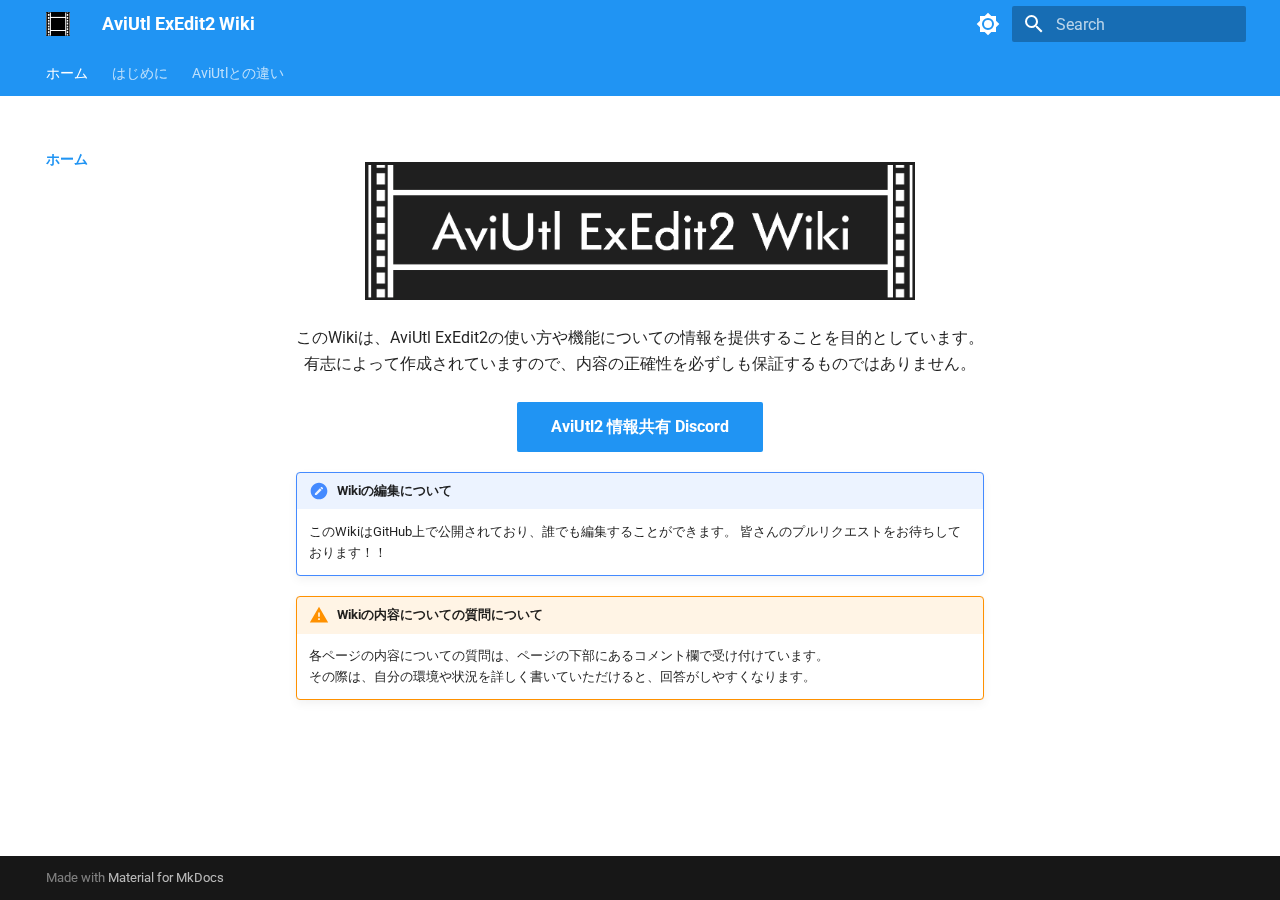
<file: site/index.html>
<!doctype html>
<html lang="en" class="no-js">
  <head>
    
      <meta charset="utf-8">
      <meta name="viewport" content="width=device-width,initial-scale=1">
      
      
      
      
      
        <link rel="next" href="how_to_install/">
      
      
      <link rel="icon" href="assets/images/favicon.png">
      <meta name="generator" content="mkdocs-1.5.3, mkdocs-material-9.2.7">
    
    
      
        <title>AviUtl ExEdit2 Wiki</title>
      
    
    
      <link rel="stylesheet" href="assets/stylesheets/main.046329b4.min.css">
      
        
        <link rel="stylesheet" href="assets/stylesheets/palette.85d0ee34.min.css">
      
      


    
    
      
    
    
      
        
        
        <link rel="preconnect" href="https://fonts.gstatic.com" crossorigin>
        <link rel="stylesheet" href="https://fonts.googleapis.com/css?family=Roboto:300,300i,400,400i,700,700i%7CRoboto+Mono:400,400i,700,700i&display=fallback">
        <style>:root{--md-text-font:"Roboto";--md-code-font:"Roboto Mono"}</style>
      
    
    
      <link rel="stylesheet" href="stylesheets/extra.css">
    
    <script>__md_scope=new URL(".",location),__md_hash=e=>[...e].reduce((e,_)=>(e<<5)-e+_.charCodeAt(0),0),__md_get=(e,_=localStorage,t=__md_scope)=>JSON.parse(_.getItem(t.pathname+"."+e)),__md_set=(e,_,t=localStorage,a=__md_scope)=>{try{t.setItem(a.pathname+"."+e,JSON.stringify(_))}catch(e){}}</script>
    
      

    
    
    
  </head>
  
  
    
    
      
    
    
    
    
    <body dir="ltr" data-md-color-scheme="default" data-md-color-primary="blue" data-md-color-accent="indigo">
  
    
    
      <script>var palette=__md_get("__palette");if(palette&&"object"==typeof palette.color)for(var key of Object.keys(palette.color))document.body.setAttribute("data-md-color-"+key,palette.color[key])</script>
    
    <input class="md-toggle" data-md-toggle="drawer" type="checkbox" id="__drawer" autocomplete="off">
    <input class="md-toggle" data-md-toggle="search" type="checkbox" id="__search" autocomplete="off">
    <label class="md-overlay" for="__drawer"></label>
    <div data-md-component="skip">
      
        
        <a href="#aviutl-exedit2-wiki" class="md-skip">
          Skip to content
        </a>
      
    </div>
    <div data-md-component="announce">
      
    </div>
    
    
      

<header class="md-header" data-md-component="header">
  <nav class="md-header__inner md-grid" aria-label="Header">
    <a href="https://example.com" title="AviUtl ExEdit2 Wiki" class="md-header__button md-logo" aria-label="AviUtl ExEdit2 Wiki" data-md-component="logo">
      
  <img src="img/logo.png" alt="logo">

    </a>
    <label class="md-header__button md-icon" for="__drawer">
      
      <svg xmlns="http://www.w3.org/2000/svg" viewBox="0 0 24 24"><path d="M3 6h18v2H3V6m0 5h18v2H3v-2m0 5h18v2H3v-2Z"/></svg>
    </label>
    <div class="md-header__title" data-md-component="header-title">
      <div class="md-header__ellipsis">
        <div class="md-header__topic">
          <span class="md-ellipsis">
            AviUtl ExEdit2 Wiki
          </span>
        </div>
        <div class="md-header__topic" data-md-component="header-topic">
          <span class="md-ellipsis">
            
              ホーム
            
          </span>
        </div>
      </div>
    </div>
    
      
        <form class="md-header__option" data-md-component="palette">
  
    
    
    
    <input class="md-option" data-md-color-media="" data-md-color-scheme="default" data-md-color-primary="blue" data-md-color-accent="indigo"  aria-label="Switch to dark mode"  type="radio" name="__palette" id="__palette_1">
    
      <label class="md-header__button md-icon" title="Switch to dark mode" for="__palette_2" hidden>
        <svg xmlns="http://www.w3.org/2000/svg" viewBox="0 0 24 24"><path d="M12 8a4 4 0 0 0-4 4 4 4 0 0 0 4 4 4 4 0 0 0 4-4 4 4 0 0 0-4-4m0 10a6 6 0 0 1-6-6 6 6 0 0 1 6-6 6 6 0 0 1 6 6 6 6 0 0 1-6 6m8-9.31V4h-4.69L12 .69 8.69 4H4v4.69L.69 12 4 15.31V20h4.69L12 23.31 15.31 20H20v-4.69L23.31 12 20 8.69Z"/></svg>
      </label>
    
  
    
    
    
    <input class="md-option" data-md-color-media="" data-md-color-scheme="slate" data-md-color-primary="indigo" data-md-color-accent="indigo"  aria-label="Switch to light mode"  type="radio" name="__palette" id="__palette_2">
    
      <label class="md-header__button md-icon" title="Switch to light mode" for="__palette_1" hidden>
        <svg xmlns="http://www.w3.org/2000/svg" viewBox="0 0 24 24"><path d="M12 18c-.89 0-1.74-.2-2.5-.55C11.56 16.5 13 14.42 13 12c0-2.42-1.44-4.5-3.5-5.45C10.26 6.2 11.11 6 12 6a6 6 0 0 1 6 6 6 6 0 0 1-6 6m8-9.31V4h-4.69L12 .69 8.69 4H4v4.69L.69 12 4 15.31V20h4.69L12 23.31 15.31 20H20v-4.69L23.31 12 20 8.69Z"/></svg>
      </label>
    
  
</form>
      
    
    
    
      <label class="md-header__button md-icon" for="__search">
        
        <svg xmlns="http://www.w3.org/2000/svg" viewBox="0 0 24 24"><path d="M9.5 3A6.5 6.5 0 0 1 16 9.5c0 1.61-.59 3.09-1.56 4.23l.27.27h.79l5 5-1.5 1.5-5-5v-.79l-.27-.27A6.516 6.516 0 0 1 9.5 16 6.5 6.5 0 0 1 3 9.5 6.5 6.5 0 0 1 9.5 3m0 2C7 5 5 7 5 9.5S7 14 9.5 14 14 12 14 9.5 12 5 9.5 5Z"/></svg>
      </label>
      <div class="md-search" data-md-component="search" role="dialog">
  <label class="md-search__overlay" for="__search"></label>
  <div class="md-search__inner" role="search">
    <form class="md-search__form" name="search">
      <input type="text" class="md-search__input" name="query" aria-label="Search" placeholder="Search" autocapitalize="off" autocorrect="off" autocomplete="off" spellcheck="false" data-md-component="search-query" required>
      <label class="md-search__icon md-icon" for="__search">
        
        <svg xmlns="http://www.w3.org/2000/svg" viewBox="0 0 24 24"><path d="M9.5 3A6.5 6.5 0 0 1 16 9.5c0 1.61-.59 3.09-1.56 4.23l.27.27h.79l5 5-1.5 1.5-5-5v-.79l-.27-.27A6.516 6.516 0 0 1 9.5 16 6.5 6.5 0 0 1 3 9.5 6.5 6.5 0 0 1 9.5 3m0 2C7 5 5 7 5 9.5S7 14 9.5 14 14 12 14 9.5 12 5 9.5 5Z"/></svg>
        
        <svg xmlns="http://www.w3.org/2000/svg" viewBox="0 0 24 24"><path d="M20 11v2H8l5.5 5.5-1.42 1.42L4.16 12l7.92-7.92L13.5 5.5 8 11h12Z"/></svg>
      </label>
      <nav class="md-search__options" aria-label="Search">
        
        <button type="reset" class="md-search__icon md-icon" title="Clear" aria-label="Clear" tabindex="-1">
          
          <svg xmlns="http://www.w3.org/2000/svg" viewBox="0 0 24 24"><path d="M19 6.41 17.59 5 12 10.59 6.41 5 5 6.41 10.59 12 5 17.59 6.41 19 12 13.41 17.59 19 19 17.59 13.41 12 19 6.41Z"/></svg>
        </button>
      </nav>
      
    </form>
    <div class="md-search__output">
      <div class="md-search__scrollwrap" data-md-scrollfix>
        <div class="md-search-result" data-md-component="search-result">
          <div class="md-search-result__meta">
            Initializing search
          </div>
          <ol class="md-search-result__list" role="presentation"></ol>
        </div>
      </div>
    </div>
  </div>
</div>
    
    
  </nav>
  
</header>
    
    <div class="md-container" data-md-component="container">
      
      
        
          
            
<nav class="md-tabs" aria-label="Tabs" data-md-component="tabs">
  <div class="md-grid">
    <ul class="md-tabs__list">
      
        
  
  
    
  
  
    <li class="md-tabs__item md-tabs__item--active">
      <a href="." class="md-tabs__link">
        
  
    
  
  ホーム

      </a>
    </li>
  

      
        
  
  
  
    
    
      <li class="md-tabs__item">
        <a href="how_to_install/" class="md-tabs__link">
          
  
  はじめに

        </a>
      </li>
    
  

      
        
  
  
  
    <li class="md-tabs__item">
      <a href="aviutl_diff/" class="md-tabs__link">
        
  
    
  
  AviUtlとの違い

      </a>
    </li>
  

      
    </ul>
  </div>
</nav>
          
        
      
      <main class="md-main" data-md-component="main">
        <div class="md-main__inner md-grid">
          
            
              
              <div class="md-sidebar md-sidebar--primary" data-md-component="sidebar" data-md-type="navigation" >
                <div class="md-sidebar__scrollwrap">
                  <div class="md-sidebar__inner">
                    


  


<nav class="md-nav md-nav--primary md-nav--lifted" aria-label="Navigation" data-md-level="0">
  <label class="md-nav__title" for="__drawer">
    <a href="https://example.com" title="AviUtl ExEdit2 Wiki" class="md-nav__button md-logo" aria-label="AviUtl ExEdit2 Wiki" data-md-component="logo">
      
  <img src="img/logo.png" alt="logo">

    </a>
    AviUtl ExEdit2 Wiki
  </label>
  
  <ul class="md-nav__list" data-md-scrollfix>
    
      
      
  
  
    
  
  
    <li class="md-nav__item md-nav__item--active">
      
      <input class="md-nav__toggle md-toggle" type="checkbox" id="__toc">
      
      
        
      
      
      <a href="." class="md-nav__link md-nav__link--active">
        
  
  <span class="md-ellipsis">
    ホーム
  </span>
  

      </a>
      
    </li>
  

    
      
      
  
  
  
    
    
    
    <li class="md-nav__item md-nav__item--nested">
      
        
        
        
        
        <input class="md-nav__toggle md-toggle " type="checkbox" id="__nav_2" >
        
          <label class="md-nav__link" for="__nav_2" id="__nav_2_label" tabindex="0">
            
  
  <span class="md-ellipsis">
    はじめに
  </span>
  

            <span class="md-nav__icon md-icon"></span>
          </label>
        
        <nav class="md-nav" data-md-level="1" aria-labelledby="__nav_2_label" aria-expanded="false">
          <label class="md-nav__title" for="__nav_2">
            <span class="md-nav__icon md-icon"></span>
            はじめに
          </label>
          <ul class="md-nav__list" data-md-scrollfix>
            
              
                
  
  
  
    <li class="md-nav__item">
      <a href="how_to_install/" class="md-nav__link">
        
  
  <span class="md-ellipsis">
    導入方法
  </span>
  

      </a>
    </li>
  

              
            
              
                
  
  
  
    <li class="md-nav__item">
      <a href="how_to_use.md" class="md-nav__link">
        
  
  <span class="md-ellipsis">
    基本的な使い方
  </span>
  

      </a>
    </li>
  

              
            
              
                
  
  
  
    <li class="md-nav__item">
      <a href="plugins.md" class="md-nav__link">
        
  
  <span class="md-ellipsis">
    プラグイン
  </span>
  

      </a>
    </li>
  

              
            
              
                
  
  
  
    <li class="md-nav__item">
      <a href="scripts.md" class="md-nav__link">
        
  
  <span class="md-ellipsis">
    スクリプト
  </span>
  

      </a>
    </li>
  

              
            
          </ul>
        </nav>
      
    </li>
  

    
      
      
  
  
  
    <li class="md-nav__item">
      <a href="aviutl_diff/" class="md-nav__link">
        
  
  <span class="md-ellipsis">
    AviUtlとの違い
  </span>
  

      </a>
    </li>
  

    
  </ul>
</nav>
                  </div>
                </div>
              </div>
            
            
              
              <div class="md-sidebar md-sidebar--secondary" data-md-component="sidebar" data-md-type="toc" >
                <div class="md-sidebar__scrollwrap">
                  <div class="md-sidebar__inner">
                    

<nav class="md-nav md-nav--secondary" aria-label="Table of contents">
  
  
  
    
  
  
</nav>
                  </div>
                </div>
              </div>
            
          
          
            <div class="md-content" data-md-component="content">
              <article class="md-content__inner md-typeset">
                
                  


<h1 class="page-home" id="aviutl-exedit2-wiki">AviUtl ExEdit2 Wiki</h1>
<figure>
    <div align="center">
        <img src="img/banner.png" alt="AviUtl ExEdit2 Wiki" width="80%">
    </div>
    <br>
    このWikiは、AviUtl ExEdit2の使い方や機能についての情報を提供することを目的としています。<br>
    有志によって作成されていますので、内容の正確性を必ずしも保証するものではありません。<br><br>
    <a class="md-button md-button--primary" href="https://discord.com/invite/8qzmGY5NgQ">AviUtl2 情報共有 Discord</a>
</figure>
<div class="admonition note">
<p class="admonition-title">Wikiの編集について</p>
<p>このWikiはGitHub上で公開されており、誰でも編集することができます。
皆さんのプルリクエストをお待ちしております！！</p>
</div>
<div class="admonition warning">
<p class="admonition-title">Wikiの内容についての質問について</p>
<p>各ページの内容についての質問は、ページの下部にあるコメント欄で受け付けています。<br>
その際は、自分の環境や状況を詳しく書いていただけると、回答がしやすくなります。<br>   </p>
</div>





                
              </article>
            </div>
          
          
        </div>
        
      </main>
      
        <footer class="md-footer">
  
  <div class="md-footer-meta md-typeset">
    <div class="md-footer-meta__inner md-grid">
      <div class="md-copyright">
  
  
    Made with
    <a href="https://squidfunk.github.io/mkdocs-material/" target="_blank" rel="noopener">
      Material for MkDocs
    </a>
  
</div>
      
    </div>
  </div>
</footer>
      
    </div>
    <div class="md-dialog" data-md-component="dialog">
      <div class="md-dialog__inner md-typeset"></div>
    </div>
    
    <script id="__config" type="application/json">{"base": ".", "features": ["navigation.tabs"], "search": "assets/javascripts/workers/search.dfff1995.min.js", "translations": {"clipboard.copied": "Copied to clipboard", "clipboard.copy": "Copy to clipboard", "search.result.more.one": "1 more on this page", "search.result.more.other": "# more on this page", "search.result.none": "No matching documents", "search.result.one": "1 matching document", "search.result.other": "# matching documents", "search.result.placeholder": "Type to start searching", "search.result.term.missing": "Missing", "select.version": "Select version"}}</script>
    
    
      <script src="assets/javascripts/bundle.dff1b7c8.min.js"></script>
      
    
  </body>
</html>
</file>
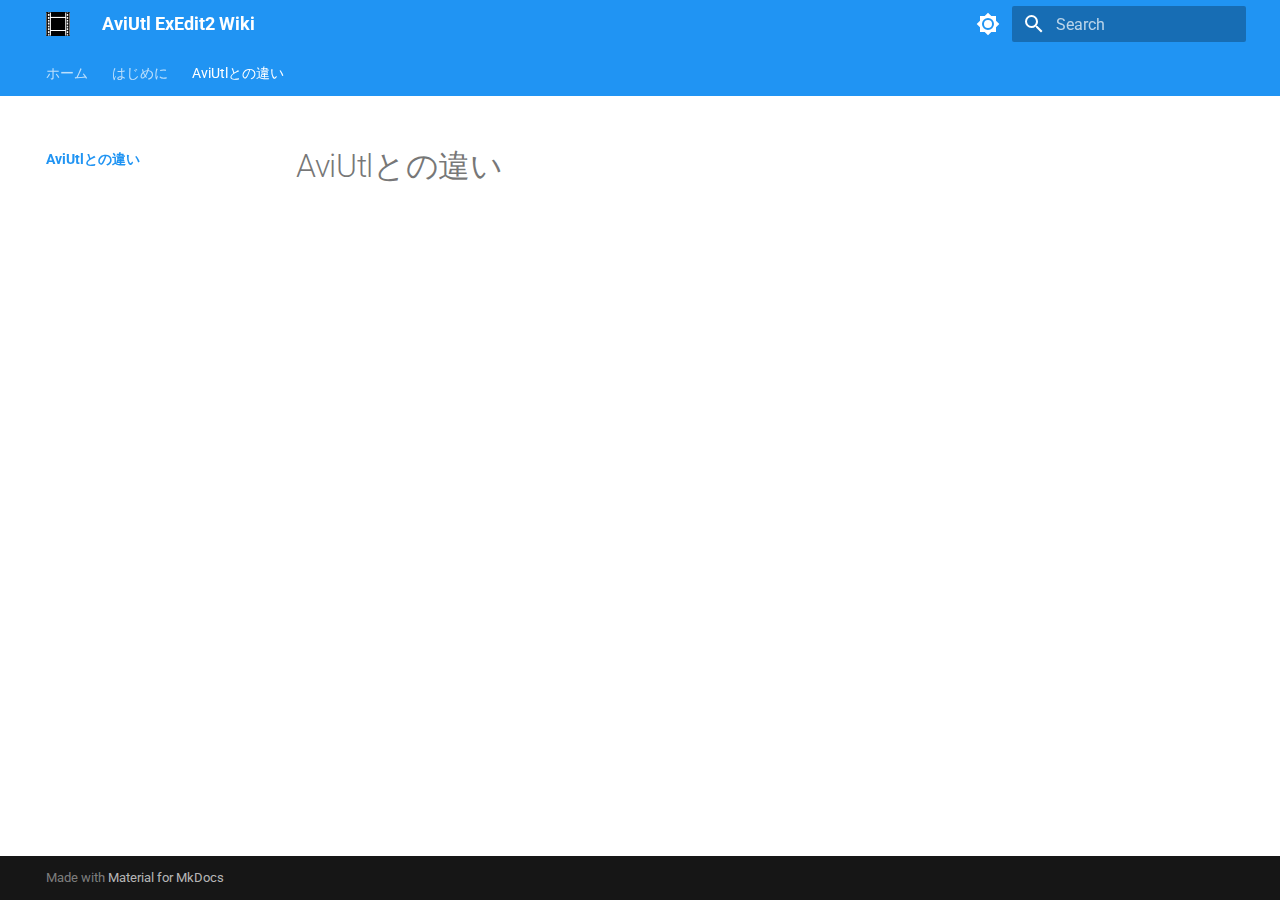
<file: site/aviutl_diff/index.html>
<!doctype html>
<html lang="en" class="no-js">
  <head>
    
      <meta charset="utf-8">
      <meta name="viewport" content="width=device-width,initial-scale=1">
      
      
      
      
        <link rel="prev" href="../how_to_install/">
      
      
      
      <link rel="icon" href="../assets/images/favicon.png">
      <meta name="generator" content="mkdocs-1.5.3, mkdocs-material-9.2.7">
    
    
      
        <title>AviUtlとの違い - AviUtl ExEdit2 Wiki</title>
      
    
    
      <link rel="stylesheet" href="../assets/stylesheets/main.046329b4.min.css">
      
        
        <link rel="stylesheet" href="../assets/stylesheets/palette.85d0ee34.min.css">
      
      


    
    
      
    
    
      
        
        
        <link rel="preconnect" href="https://fonts.gstatic.com" crossorigin>
        <link rel="stylesheet" href="https://fonts.googleapis.com/css?family=Roboto:300,300i,400,400i,700,700i%7CRoboto+Mono:400,400i,700,700i&display=fallback">
        <style>:root{--md-text-font:"Roboto";--md-code-font:"Roboto Mono"}</style>
      
    
    
      <link rel="stylesheet" href="../stylesheets/extra.css">
    
    <script>__md_scope=new URL("..",location),__md_hash=e=>[...e].reduce((e,_)=>(e<<5)-e+_.charCodeAt(0),0),__md_get=(e,_=localStorage,t=__md_scope)=>JSON.parse(_.getItem(t.pathname+"."+e)),__md_set=(e,_,t=localStorage,a=__md_scope)=>{try{t.setItem(a.pathname+"."+e,JSON.stringify(_))}catch(e){}}</script>
    
      

    
    
    
  </head>
  
  
    
    
      
    
    
    
    
    <body dir="ltr" data-md-color-scheme="default" data-md-color-primary="blue" data-md-color-accent="indigo">
  
    
    
      <script>var palette=__md_get("__palette");if(palette&&"object"==typeof palette.color)for(var key of Object.keys(palette.color))document.body.setAttribute("data-md-color-"+key,palette.color[key])</script>
    
    <input class="md-toggle" data-md-toggle="drawer" type="checkbox" id="__drawer" autocomplete="off">
    <input class="md-toggle" data-md-toggle="search" type="checkbox" id="__search" autocomplete="off">
    <label class="md-overlay" for="__drawer"></label>
    <div data-md-component="skip">
      
    </div>
    <div data-md-component="announce">
      
    </div>
    
    
      

<header class="md-header" data-md-component="header">
  <nav class="md-header__inner md-grid" aria-label="Header">
    <a href="https://example.com" title="AviUtl ExEdit2 Wiki" class="md-header__button md-logo" aria-label="AviUtl ExEdit2 Wiki" data-md-component="logo">
      
  <img src="../img/logo.png" alt="logo">

    </a>
    <label class="md-header__button md-icon" for="__drawer">
      
      <svg xmlns="http://www.w3.org/2000/svg" viewBox="0 0 24 24"><path d="M3 6h18v2H3V6m0 5h18v2H3v-2m0 5h18v2H3v-2Z"/></svg>
    </label>
    <div class="md-header__title" data-md-component="header-title">
      <div class="md-header__ellipsis">
        <div class="md-header__topic">
          <span class="md-ellipsis">
            AviUtl ExEdit2 Wiki
          </span>
        </div>
        <div class="md-header__topic" data-md-component="header-topic">
          <span class="md-ellipsis">
            
              AviUtlとの違い
            
          </span>
        </div>
      </div>
    </div>
    
      
        <form class="md-header__option" data-md-component="palette">
  
    
    
    
    <input class="md-option" data-md-color-media="" data-md-color-scheme="default" data-md-color-primary="blue" data-md-color-accent="indigo"  aria-label="Switch to dark mode"  type="radio" name="__palette" id="__palette_1">
    
      <label class="md-header__button md-icon" title="Switch to dark mode" for="__palette_2" hidden>
        <svg xmlns="http://www.w3.org/2000/svg" viewBox="0 0 24 24"><path d="M12 8a4 4 0 0 0-4 4 4 4 0 0 0 4 4 4 4 0 0 0 4-4 4 4 0 0 0-4-4m0 10a6 6 0 0 1-6-6 6 6 0 0 1 6-6 6 6 0 0 1 6 6 6 6 0 0 1-6 6m8-9.31V4h-4.69L12 .69 8.69 4H4v4.69L.69 12 4 15.31V20h4.69L12 23.31 15.31 20H20v-4.69L23.31 12 20 8.69Z"/></svg>
      </label>
    
  
    
    
    
    <input class="md-option" data-md-color-media="" data-md-color-scheme="slate" data-md-color-primary="indigo" data-md-color-accent="indigo"  aria-label="Switch to light mode"  type="radio" name="__palette" id="__palette_2">
    
      <label class="md-header__button md-icon" title="Switch to light mode" for="__palette_1" hidden>
        <svg xmlns="http://www.w3.org/2000/svg" viewBox="0 0 24 24"><path d="M12 18c-.89 0-1.74-.2-2.5-.55C11.56 16.5 13 14.42 13 12c0-2.42-1.44-4.5-3.5-5.45C10.26 6.2 11.11 6 12 6a6 6 0 0 1 6 6 6 6 0 0 1-6 6m8-9.31V4h-4.69L12 .69 8.69 4H4v4.69L.69 12 4 15.31V20h4.69L12 23.31 15.31 20H20v-4.69L23.31 12 20 8.69Z"/></svg>
      </label>
    
  
</form>
      
    
    
    
      <label class="md-header__button md-icon" for="__search">
        
        <svg xmlns="http://www.w3.org/2000/svg" viewBox="0 0 24 24"><path d="M9.5 3A6.5 6.5 0 0 1 16 9.5c0 1.61-.59 3.09-1.56 4.23l.27.27h.79l5 5-1.5 1.5-5-5v-.79l-.27-.27A6.516 6.516 0 0 1 9.5 16 6.5 6.5 0 0 1 3 9.5 6.5 6.5 0 0 1 9.5 3m0 2C7 5 5 7 5 9.5S7 14 9.5 14 14 12 14 9.5 12 5 9.5 5Z"/></svg>
      </label>
      <div class="md-search" data-md-component="search" role="dialog">
  <label class="md-search__overlay" for="__search"></label>
  <div class="md-search__inner" role="search">
    <form class="md-search__form" name="search">
      <input type="text" class="md-search__input" name="query" aria-label="Search" placeholder="Search" autocapitalize="off" autocorrect="off" autocomplete="off" spellcheck="false" data-md-component="search-query" required>
      <label class="md-search__icon md-icon" for="__search">
        
        <svg xmlns="http://www.w3.org/2000/svg" viewBox="0 0 24 24"><path d="M9.5 3A6.5 6.5 0 0 1 16 9.5c0 1.61-.59 3.09-1.56 4.23l.27.27h.79l5 5-1.5 1.5-5-5v-.79l-.27-.27A6.516 6.516 0 0 1 9.5 16 6.5 6.5 0 0 1 3 9.5 6.5 6.5 0 0 1 9.5 3m0 2C7 5 5 7 5 9.5S7 14 9.5 14 14 12 14 9.5 12 5 9.5 5Z"/></svg>
        
        <svg xmlns="http://www.w3.org/2000/svg" viewBox="0 0 24 24"><path d="M20 11v2H8l5.5 5.5-1.42 1.42L4.16 12l7.92-7.92L13.5 5.5 8 11h12Z"/></svg>
      </label>
      <nav class="md-search__options" aria-label="Search">
        
        <button type="reset" class="md-search__icon md-icon" title="Clear" aria-label="Clear" tabindex="-1">
          
          <svg xmlns="http://www.w3.org/2000/svg" viewBox="0 0 24 24"><path d="M19 6.41 17.59 5 12 10.59 6.41 5 5 6.41 10.59 12 5 17.59 6.41 19 12 13.41 17.59 19 19 17.59 13.41 12 19 6.41Z"/></svg>
        </button>
      </nav>
      
    </form>
    <div class="md-search__output">
      <div class="md-search__scrollwrap" data-md-scrollfix>
        <div class="md-search-result" data-md-component="search-result">
          <div class="md-search-result__meta">
            Initializing search
          </div>
          <ol class="md-search-result__list" role="presentation"></ol>
        </div>
      </div>
    </div>
  </div>
</div>
    
    
  </nav>
  
</header>
    
    <div class="md-container" data-md-component="container">
      
      
        
          
            
<nav class="md-tabs" aria-label="Tabs" data-md-component="tabs">
  <div class="md-grid">
    <ul class="md-tabs__list">
      
        
  
  
  
    <li class="md-tabs__item">
      <a href=".." class="md-tabs__link">
        
  
    
  
  ホーム

      </a>
    </li>
  

      
        
  
  
  
    
    
      <li class="md-tabs__item">
        <a href="../how_to_install/" class="md-tabs__link">
          
  
  はじめに

        </a>
      </li>
    
  

      
        
  
  
    
  
  
    <li class="md-tabs__item md-tabs__item--active">
      <a href="./" class="md-tabs__link">
        
  
    
  
  AviUtlとの違い

      </a>
    </li>
  

      
    </ul>
  </div>
</nav>
          
        
      
      <main class="md-main" data-md-component="main">
        <div class="md-main__inner md-grid">
          
            
              
              <div class="md-sidebar md-sidebar--primary" data-md-component="sidebar" data-md-type="navigation" >
                <div class="md-sidebar__scrollwrap">
                  <div class="md-sidebar__inner">
                    


  


<nav class="md-nav md-nav--primary md-nav--lifted" aria-label="Navigation" data-md-level="0">
  <label class="md-nav__title" for="__drawer">
    <a href="https://example.com" title="AviUtl ExEdit2 Wiki" class="md-nav__button md-logo" aria-label="AviUtl ExEdit2 Wiki" data-md-component="logo">
      
  <img src="../img/logo.png" alt="logo">

    </a>
    AviUtl ExEdit2 Wiki
  </label>
  
  <ul class="md-nav__list" data-md-scrollfix>
    
      
      
  
  
  
    <li class="md-nav__item">
      <a href=".." class="md-nav__link">
        
  
  <span class="md-ellipsis">
    ホーム
  </span>
  

      </a>
    </li>
  

    
      
      
  
  
  
    
    
    
    <li class="md-nav__item md-nav__item--nested">
      
        
        
        
        
        <input class="md-nav__toggle md-toggle " type="checkbox" id="__nav_2" >
        
          <label class="md-nav__link" for="__nav_2" id="__nav_2_label" tabindex="0">
            
  
  <span class="md-ellipsis">
    はじめに
  </span>
  

            <span class="md-nav__icon md-icon"></span>
          </label>
        
        <nav class="md-nav" data-md-level="1" aria-labelledby="__nav_2_label" aria-expanded="false">
          <label class="md-nav__title" for="__nav_2">
            <span class="md-nav__icon md-icon"></span>
            はじめに
          </label>
          <ul class="md-nav__list" data-md-scrollfix>
            
              
                
  
  
  
    <li class="md-nav__item">
      <a href="../how_to_install/" class="md-nav__link">
        
  
  <span class="md-ellipsis">
    導入方法
  </span>
  

      </a>
    </li>
  

              
            
              
                
  
  
  
    <li class="md-nav__item">
      <a href="../how_to_use.md" class="md-nav__link">
        
  
  <span class="md-ellipsis">
    基本的な使い方
  </span>
  

      </a>
    </li>
  

              
            
              
                
  
  
  
    <li class="md-nav__item">
      <a href="../plugins.md" class="md-nav__link">
        
  
  <span class="md-ellipsis">
    プラグイン
  </span>
  

      </a>
    </li>
  

              
            
              
                
  
  
  
    <li class="md-nav__item">
      <a href="../scripts.md" class="md-nav__link">
        
  
  <span class="md-ellipsis">
    スクリプト
  </span>
  

      </a>
    </li>
  

              
            
          </ul>
        </nav>
      
    </li>
  

    
      
      
  
  
    
  
  
    <li class="md-nav__item md-nav__item--active">
      
      <input class="md-nav__toggle md-toggle" type="checkbox" id="__toc">
      
      
      
      <a href="./" class="md-nav__link md-nav__link--active">
        
  
  <span class="md-ellipsis">
    AviUtlとの違い
  </span>
  

      </a>
      
    </li>
  

    
  </ul>
</nav>
                  </div>
                </div>
              </div>
            
            
              
              <div class="md-sidebar md-sidebar--secondary" data-md-component="sidebar" data-md-type="toc" >
                <div class="md-sidebar__scrollwrap">
                  <div class="md-sidebar__inner">
                    

<nav class="md-nav md-nav--secondary" aria-label="Table of contents">
  
  
  
  
</nav>
                  </div>
                </div>
              </div>
            
          
          
            <div class="md-content" data-md-component="content">
              <article class="md-content__inner md-typeset">
                
                  


  <h1>AviUtlとの違い</h1>







                
              </article>
            </div>
          
          
        </div>
        
      </main>
      
        <footer class="md-footer">
  
  <div class="md-footer-meta md-typeset">
    <div class="md-footer-meta__inner md-grid">
      <div class="md-copyright">
  
  
    Made with
    <a href="https://squidfunk.github.io/mkdocs-material/" target="_blank" rel="noopener">
      Material for MkDocs
    </a>
  
</div>
      
    </div>
  </div>
</footer>
      
    </div>
    <div class="md-dialog" data-md-component="dialog">
      <div class="md-dialog__inner md-typeset"></div>
    </div>
    
    <script id="__config" type="application/json">{"base": "..", "features": ["navigation.tabs"], "search": "../assets/javascripts/workers/search.dfff1995.min.js", "translations": {"clipboard.copied": "Copied to clipboard", "clipboard.copy": "Copy to clipboard", "search.result.more.one": "1 more on this page", "search.result.more.other": "# more on this page", "search.result.none": "No matching documents", "search.result.one": "1 matching document", "search.result.other": "# matching documents", "search.result.placeholder": "Type to start searching", "search.result.term.missing": "Missing", "select.version": "Select version"}}</script>
    
    
      <script src="../assets/javascripts/bundle.dff1b7c8.min.js"></script>
      
    
  </body>
</html>
</file>
<file: stylesheets/extra.css>
.page-home {
  position: absolute;
  width: 0;
  height: 0;
  overflow: hidden;
  clip: rect(0 0 0 0);
  white-space: nowrap;
}
</file>
<file: site/stylesheets/extra.css>
.page-home {
  position: absolute;
  width: 0;
  height: 0;
  overflow: hidden;
  clip: rect(0 0 0 0);
  white-space: nowrap;
}
</file>
<file: assets/stylesheets/main.046329b4.min.css>
@charset "UTF-8";html{-webkit-text-size-adjust:none;-moz-text-size-adjust:none;text-size-adjust:none;box-sizing:border-box}*,:after,:before{box-sizing:inherit}@media (prefers-reduced-motion){*,:after,:before{transition:none!important}}body{margin:0}a,button,input,label{-webkit-tap-highlight-color:transparent}a{color:inherit;text-decoration:none}hr{border:0;box-sizing:initial;display:block;height:.05rem;overflow:visible;padding:0}small{font-size:80%}sub,sup{line-height:1em}img{border-style:none}table{border-collapse:initial;border-spacing:0}td,th{font-weight:400;vertical-align:top}button{background:#0000;border:0;font-family:inherit;font-size:inherit;margin:0;padding:0}input{border:0;outline:none}:root{--md-primary-fg-color:#4051b5;--md-primary-fg-color--light:#5d6cc0;--md-primary-fg-color--dark:#303fa1;--md-primary-bg-color:#fff;--md-primary-bg-color--light:#ffffffb3;--md-accent-fg-color:#526cfe;--md-accent-fg-color--transparent:#526cfe1a;--md-accent-bg-color:#fff;--md-accent-bg-color--light:#ffffffb3}[data-md-color-scheme=default]{color-scheme:light}[data-md-color-scheme=default] img[src$="#gh-dark-mode-only"],[data-md-color-scheme=default] img[src$="#only-dark"]{display:none}:root,[data-md-color-scheme=default]{--md-default-fg-color:#000000de;--md-default-fg-color--light:#0000008a;--md-default-fg-color--lighter:#00000052;--md-default-fg-color--lightest:#00000012;--md-default-bg-color:#fff;--md-default-bg-color--light:#ffffffb3;--md-default-bg-color--lighter:#ffffff4d;--md-default-bg-color--lightest:#ffffff1f;--md-code-fg-color:#36464e;--md-code-bg-color:#f5f5f5;--md-code-hl-color:#ffff0080;--md-code-hl-number-color:#d52a2a;--md-code-hl-special-color:#db1457;--md-code-hl-function-color:#a846b9;--md-code-hl-constant-color:#6e59d9;--md-code-hl-keyword-color:#3f6ec6;--md-code-hl-string-color:#1c7d4d;--md-code-hl-name-color:var(--md-code-fg-color);--md-code-hl-operator-color:var(--md-default-fg-color--light);--md-code-hl-punctuation-color:var(--md-default-fg-color--light);--md-code-hl-comment-color:var(--md-default-fg-color--light);--md-code-hl-generic-color:var(--md-default-fg-color--light);--md-code-hl-variable-color:var(--md-default-fg-color--light);--md-typeset-color:var(--md-default-fg-color);--md-typeset-a-color:var(--md-primary-fg-color);--md-typeset-mark-color:#ffff0080;--md-typeset-del-color:#f5503d26;--md-typeset-ins-color:#0bd57026;--md-typeset-kbd-color:#fafafa;--md-typeset-kbd-accent-color:#fff;--md-typeset-kbd-border-color:#b8b8b8;--md-typeset-table-color:#0000001f;--md-typeset-table-color--light:rgba(0,0,0,.035);--md-admonition-fg-color:var(--md-default-fg-color);--md-admonition-bg-color:var(--md-default-bg-color);--md-warning-fg-color:#000000de;--md-warning-bg-color:#ff9;--md-footer-fg-color:#fff;--md-footer-fg-color--light:#ffffffb3;--md-footer-fg-color--lighter:#ffffff73;--md-footer-bg-color:#000000de;--md-footer-bg-color--dark:#00000052;--md-shadow-z1:0 0.2rem 0.5rem #0000000d,0 0 0.05rem #0000001a;--md-shadow-z2:0 0.2rem 0.5rem #0000001a,0 0 0.05rem #00000040;--md-shadow-z3:0 0.2rem 0.5rem #0003,0 0 0.05rem #00000059}.md-icon svg{fill:currentcolor;display:block;height:1.2rem;width:1.2rem}body{-webkit-font-smoothing:antialiased;-moz-osx-font-smoothing:grayscale;--md-text-font-family:var(--md-text-font,_),-apple-system,BlinkMacSystemFont,Helvetica,Arial,sans-serif;--md-code-font-family:var(--md-code-font,_),SFMono-Regular,Consolas,Menlo,monospace}aside,body,input{font-feature-settings:"kern","liga";color:var(--md-typeset-color);font-family:var(--md-text-font-family)}code,kbd,pre{font-feature-settings:"kern";font-family:var(--md-code-font-family)}:root{--md-typeset-table-sort-icon:url('data:image/svg+xml;charset=utf-8,<svg xmlns="http://www.w3.org/2000/svg" viewBox="0 0 24 24"><path d="m18 21-4-4h3V7h-3l4-4 4 4h-3v10h3M2 19v-2h10v2M2 13v-2h7v2M2 7V5h4v2H2Z"/></svg>');--md-typeset-table-sort-icon--asc:url('data:image/svg+xml;charset=utf-8,<svg xmlns="http://www.w3.org/2000/svg" viewBox="0 0 24 24"><path d="M19 17h3l-4 4-4-4h3V3h2M2 17h10v2H2M6 5v2H2V5m0 6h7v2H2v-2Z"/></svg>');--md-typeset-table-sort-icon--desc:url('data:image/svg+xml;charset=utf-8,<svg xmlns="http://www.w3.org/2000/svg" viewBox="0 0 24 24"><path d="M19 7h3l-4-4-4 4h3v14h2M2 17h10v2H2M6 5v2H2V5m0 6h7v2H2v-2Z"/></svg>')}.md-typeset{-webkit-print-color-adjust:exact;color-adjust:exact;font-size:.8rem;line-height:1.6}@media print{.md-typeset{font-size:.68rem}}.md-typeset blockquote,.md-typeset dl,.md-typeset figure,.md-typeset ol,.md-typeset pre,.md-typeset ul{margin-bottom:1em;margin-top:1em}.md-typeset h1{color:var(--md-default-fg-color--light);font-size:2em;line-height:1.3;margin:0 0 1.25em}.md-typeset h1,.md-typeset h2{font-weight:300;letter-spacing:-.01em}.md-typeset h2{font-size:1.5625em;line-height:1.4;margin:1.6em 0 .64em}.md-typeset h3{font-size:1.25em;font-weight:400;letter-spacing:-.01em;line-height:1.5;margin:1.6em 0 .8em}.md-typeset h2+h3{margin-top:.8em}.md-typeset h4{font-weight:700;letter-spacing:-.01em;margin:1em 0}.md-typeset h5,.md-typeset h6{color:var(--md-default-fg-color--light);font-size:.8em;font-weight:700;letter-spacing:-.01em;margin:1.25em 0}.md-typeset h5{text-transform:uppercase}.md-typeset hr{border-bottom:.05rem solid var(--md-default-fg-color--lightest);display:flow-root;margin:1.5em 0}.md-typeset a{color:var(--md-typeset-a-color);word-break:break-word}.md-typeset a,.md-typeset a:before{transition:color 125ms}.md-typeset a:focus,.md-typeset a:hover{color:var(--md-accent-fg-color)}.md-typeset a:focus code,.md-typeset a:hover code{background-color:var(--md-accent-fg-color--transparent)}.md-typeset a code{color:currentcolor;transition:background-color 125ms}.md-typeset a.focus-visible{outline-color:var(--md-accent-fg-color);outline-offset:.2rem}.md-typeset code,.md-typeset kbd,.md-typeset pre{color:var(--md-code-fg-color);direction:ltr;font-variant-ligatures:none}@media print{.md-typeset code,.md-typeset kbd,.md-typeset pre{white-space:pre-wrap}}.md-typeset code{background-color:var(--md-code-bg-color);border-radius:.1rem;-webkit-box-decoration-break:clone;box-decoration-break:clone;font-size:.85em;padding:0 .2941176471em;word-break:break-word}.md-typeset code:not(.focus-visible){-webkit-tap-highlight-color:transparent;outline:none}.md-typeset pre{display:flow-root;line-height:1.4;position:relative}.md-typeset pre>code{-webkit-box-decoration-break:slice;box-decoration-break:slice;box-shadow:none;display:block;margin:0;outline-color:var(--md-accent-fg-color);overflow:auto;padding:.7720588235em 1.1764705882em;scrollbar-color:var(--md-default-fg-color--lighter) #0000;scrollbar-width:thin;touch-action:auto;word-break:normal}.md-typeset pre>code:hover{scrollbar-color:var(--md-accent-fg-color) #0000}.md-typeset pre>code::-webkit-scrollbar{height:.2rem;width:.2rem}.md-typeset pre>code::-webkit-scrollbar-thumb{background-color:var(--md-default-fg-color--lighter)}.md-typeset pre>code::-webkit-scrollbar-thumb:hover{background-color:var(--md-accent-fg-color)}.md-typeset kbd{background-color:var(--md-typeset-kbd-color);border-radius:.1rem;box-shadow:0 .1rem 0 .05rem var(--md-typeset-kbd-border-color),0 .1rem 0 var(--md-typeset-kbd-border-color),0 -.1rem .2rem var(--md-typeset-kbd-accent-color) inset;color:var(--md-default-fg-color);display:inline-block;font-size:.75em;padding:0 .6666666667em;vertical-align:text-top;word-break:break-word}.md-typeset mark{background-color:var(--md-typeset-mark-color);-webkit-box-decoration-break:clone;box-decoration-break:clone;color:inherit;word-break:break-word}.md-typeset abbr{border-bottom:.05rem dotted var(--md-default-fg-color--light);cursor:help;text-decoration:none}@media (hover:none){.md-typeset abbr[title]:focus:after,.md-typeset abbr[title]:hover:after{background-color:var(--md-default-fg-color);border-radius:.1rem;box-shadow:var(--md-shadow-z3);color:var(--md-default-bg-color);content:attr(title);font-size:.7rem;left:.8rem;margin-top:2em;padding:.2rem .3rem;position:absolute;right:.8rem}}.md-typeset small{opacity:.75}[dir=ltr] .md-typeset sub,[dir=ltr] .md-typeset sup{margin-left:.078125em}[dir=rtl] .md-typeset sub,[dir=rtl] .md-typeset sup{margin-right:.078125em}[dir=ltr] .md-typeset blockquote{padding-left:.6rem}[dir=rtl] .md-typeset blockquote{padding-right:.6rem}[dir=ltr] .md-typeset blockquote{border-left:.2rem solid var(--md-default-fg-color--lighter)}[dir=rtl] .md-typeset blockquote{border-right:.2rem solid var(--md-default-fg-color--lighter)}.md-typeset blockquote{color:var(--md-default-fg-color--light);margin-left:0;margin-right:0}.md-typeset ul{list-style-type:disc}[dir=ltr] .md-typeset ol,[dir=ltr] .md-typeset ul{margin-left:.625em}[dir=rtl] .md-typeset ol,[dir=rtl] .md-typeset ul{margin-right:.625em}.md-typeset ol,.md-typeset ul{padding:0}.md-typeset ol:not([hidden]),.md-typeset ul:not([hidden]){display:flow-root}.md-typeset ol ol,.md-typeset ul ol{list-style-type:lower-alpha}.md-typeset ol ol ol,.md-typeset ul ol ol{list-style-type:lower-roman}[dir=ltr] .md-typeset ol li,[dir=ltr] .md-typeset ul li{margin-left:1.25em}[dir=rtl] .md-typeset ol li,[dir=rtl] .md-typeset ul li{margin-right:1.25em}.md-typeset ol li,.md-typeset ul li{margin-bottom:.5em}.md-typeset ol li blockquote,.md-typeset ol li p,.md-typeset ul li blockquote,.md-typeset ul li p{margin:.5em 0}.md-typeset ol li:last-child,.md-typeset ul li:last-child{margin-bottom:0}[dir=ltr] .md-typeset ol li ol,[dir=ltr] .md-typeset ol li ul,[dir=ltr] .md-typeset ul li ol,[dir=ltr] .md-typeset ul li ul{margin-left:.625em}[dir=rtl] .md-typeset ol li ol,[dir=rtl] .md-typeset ol li ul,[dir=rtl] .md-typeset ul li ol,[dir=rtl] .md-typeset ul li ul{margin-right:.625em}.md-typeset ol li ol,.md-typeset ol li ul,.md-typeset ul li ol,.md-typeset ul li ul{margin-bottom:.5em;margin-top:.5em}[dir=ltr] .md-typeset dd{margin-left:1.875em}[dir=rtl] .md-typeset dd{margin-right:1.875em}.md-typeset dd{margin-bottom:1.5em;margin-top:1em}.md-typeset img,.md-typeset svg,.md-typeset video{height:auto;max-width:100%}.md-typeset img[align=left]{margin:1em 1em 1em 0}.md-typeset img[align=right]{margin:1em 0 1em 1em}.md-typeset img[align]:only-child{margin-top:0}.md-typeset figure{display:flow-root;margin:1em auto;max-width:100%;text-align:center;width:-webkit-fit-content;width:-moz-fit-content;width:fit-content}.md-typeset figure img{display:block}.md-typeset figcaption{font-style:italic;margin:1em auto;max-width:24rem}.md-typeset iframe{max-width:100%}.md-typeset table:not([class]){background-color:var(--md-default-bg-color);border:.05rem solid var(--md-typeset-table-color);border-radius:.1rem;display:inline-block;font-size:.64rem;max-width:100%;overflow:auto;touch-action:auto}@media print{.md-typeset table:not([class]){display:table}}.md-typeset table:not([class])+*{margin-top:1.5em}.md-typeset table:not([class]) td>:first-child,.md-typeset table:not([class]) th>:first-child{margin-top:0}.md-typeset table:not([class]) td>:last-child,.md-typeset table:not([class]) th>:last-child{margin-bottom:0}.md-typeset table:not([class]) td:not([align]),.md-typeset table:not([class]) th:not([align]){text-align:left}[dir=rtl] .md-typeset table:not([class]) td:not([align]),[dir=rtl] .md-typeset table:not([class]) th:not([align]){text-align:right}.md-typeset table:not([class]) th{font-weight:700;min-width:5rem;padding:.9375em 1.25em;vertical-align:top}.md-typeset table:not([class]) td{border-top:.05rem solid var(--md-typeset-table-color);padding:.9375em 1.25em;vertical-align:top}.md-typeset table:not([class]) tbody tr{transition:background-color 125ms}.md-typeset table:not([class]) tbody tr:hover{background-color:var(--md-typeset-table-color--light);box-shadow:0 .05rem 0 var(--md-default-bg-color) inset}.md-typeset table:not([class]) a{word-break:normal}.md-typeset table th[role=columnheader]{cursor:pointer}[dir=ltr] .md-typeset table th[role=columnheader]:after{margin-left:.5em}[dir=rtl] .md-typeset table th[role=columnheader]:after{margin-right:.5em}.md-typeset table th[role=columnheader]:after{content:"";display:inline-block;height:1.2em;-webkit-mask-image:var(--md-typeset-table-sort-icon);mask-image:var(--md-typeset-table-sort-icon);-webkit-mask-repeat:no-repeat;mask-repeat:no-repeat;-webkit-mask-size:contain;mask-size:contain;transition:background-color 125ms;vertical-align:text-bottom;width:1.2em}.md-typeset table th[role=columnheader]:hover:after{background-color:var(--md-default-fg-color--lighter)}.md-typeset table th[role=columnheader][aria-sort=ascending]:after{background-color:var(--md-default-fg-color--light);-webkit-mask-image:var(--md-typeset-table-sort-icon--asc);mask-image:var(--md-typeset-table-sort-icon--asc)}.md-typeset table th[role=columnheader][aria-sort=descending]:after{background-color:var(--md-default-fg-color--light);-webkit-mask-image:var(--md-typeset-table-sort-icon--desc);mask-image:var(--md-typeset-table-sort-icon--desc)}.md-typeset__scrollwrap{margin:1em -.8rem;overflow-x:auto;touch-action:auto}.md-typeset__table{display:inline-block;margin-bottom:.5em;padding:0 .8rem}@media print{.md-typeset__table{display:block}}html .md-typeset__table table{display:table;margin:0;overflow:hidden;width:100%}@media screen and (max-width:44.9375em){.md-content__inner>pre{margin:1em -.8rem}.md-content__inner>pre code{border-radius:0}}.md-typeset .md-author{display:block;flex-shrink:0;height:1.6rem;overflow:hidden;position:relative;transition:color 125ms,transform 125ms;width:1.6rem}.md-typeset .md-author img{border-radius:100%;display:block}.md-typeset .md-author--more{background:var(--md-default-fg-color--lightest);color:var(--md-default-fg-color--lighter);font-size:.6rem;font-weight:700;line-height:1.6rem;text-align:center}.md-typeset .md-author--long{height:2.4rem;width:2.4rem}.md-typeset a.md-author{transform:scale(1)}.md-typeset a.md-author img{filter:grayscale(100%) opacity(75%);transition:filter 125ms}.md-typeset a.md-author:focus,.md-typeset a.md-author:hover{transform:scale(1.1);z-index:1}.md-typeset a.md-author:focus img,.md-typeset a.md-author:hover img{filter:grayscale(0)}.md-banner{background-color:var(--md-footer-bg-color);color:var(--md-footer-fg-color);overflow:auto}@media print{.md-banner{display:none}}.md-banner--warning{background-color:var(--md-warning-bg-color);color:var(--md-warning-fg-color)}.md-banner__inner{font-size:.7rem;margin:.6rem auto;padding:0 .8rem}[dir=ltr] .md-banner__button{float:right}[dir=rtl] .md-banner__button{float:left}.md-banner__button{color:inherit;cursor:pointer;transition:opacity .25s}.no-js .md-banner__button{display:none}.md-banner__button:hover{opacity:.7}html{font-size:125%;height:100%;overflow-x:hidden}@media screen and (min-width:100em){html{font-size:137.5%}}@media screen and (min-width:125em){html{font-size:150%}}body{background-color:var(--md-default-bg-color);display:flex;flex-direction:column;font-size:.5rem;min-height:100%;position:relative;width:100%}@media print{body{display:block}}@media screen and (max-width:59.9375em){body[data-md-scrolllock]{position:fixed}}.md-grid{margin-left:auto;margin-right:auto;max-width:61rem}.md-container{display:flex;flex-direction:column;flex-grow:1}@media print{.md-container{display:block}}.md-main{flex-grow:1}.md-main__inner{display:flex;height:100%;margin-top:1.5rem}.md-ellipsis{overflow:hidden;text-overflow:ellipsis}.md-toggle{display:none}.md-option{height:0;opacity:0;position:absolute;width:0}.md-option:checked+label:not([hidden]){display:block}.md-option.focus-visible+label{outline-color:var(--md-accent-fg-color);outline-style:auto}.md-skip{background-color:var(--md-default-fg-color);border-radius:.1rem;color:var(--md-default-bg-color);font-size:.64rem;margin:.5rem;opacity:0;outline-color:var(--md-accent-fg-color);padding:.3rem .5rem;position:fixed;transform:translateY(.4rem);z-index:-1}.md-skip:focus{opacity:1;transform:translateY(0);transition:transform .25s cubic-bezier(.4,0,.2,1),opacity 175ms 75ms;z-index:10}@page{margin:25mm}:root{--md-clipboard-icon:url('data:image/svg+xml;charset=utf-8,<svg xmlns="http://www.w3.org/2000/svg" viewBox="0 0 24 24"><path d="M19 21H8V7h11m0-2H8a2 2 0 0 0-2 2v14a2 2 0 0 0 2 2h11a2 2 0 0 0 2-2V7a2 2 0 0 0-2-2m-3-4H4a2 2 0 0 0-2 2v14h2V3h12V1Z"/></svg>')}.md-clipboard{border-radius:.1rem;color:var(--md-default-fg-color--lightest);cursor:pointer;height:1.5em;outline-color:var(--md-accent-fg-color);outline-offset:.1rem;position:absolute;right:.5em;top:.5em;transition:color .25s;width:1.5em;z-index:1}@media print{.md-clipboard{display:none}}.md-clipboard:not(.focus-visible){-webkit-tap-highlight-color:transparent;outline:none}:hover>.md-clipboard{color:var(--md-default-fg-color--light)}.md-clipboard:focus,.md-clipboard:hover{color:var(--md-accent-fg-color)}.md-clipboard:after{background-color:currentcolor;content:"";display:block;height:1.125em;margin:0 auto;-webkit-mask-image:var(--md-clipboard-icon);mask-image:var(--md-clipboard-icon);-webkit-mask-position:center;mask-position:center;-webkit-mask-repeat:no-repeat;mask-repeat:no-repeat;-webkit-mask-size:contain;mask-size:contain;width:1.125em}.md-clipboard--inline{cursor:pointer}.md-clipboard--inline code{transition:color .25s,background-color .25s}.md-clipboard--inline:focus code,.md-clipboard--inline:hover code{background-color:var(--md-accent-fg-color--transparent);color:var(--md-accent-fg-color)}@keyframes consent{0%{opacity:0;transform:translateY(100%)}to{opacity:1;transform:translateY(0)}}@keyframes overlay{0%{opacity:0}to{opacity:1}}.md-consent__overlay{animation:overlay .25s both;-webkit-backdrop-filter:blur(.1rem);backdrop-filter:blur(.1rem);background-color:#0000008a;height:100%;opacity:1;position:fixed;top:0;width:100%;z-index:5}.md-consent__inner{animation:consent .5s cubic-bezier(.1,.7,.1,1) both;background-color:var(--md-default-bg-color);border:0;border-radius:.1rem;bottom:0;box-shadow:0 0 .2rem #0000001a,0 .2rem .4rem #0003;max-height:100%;overflow:auto;padding:0;position:fixed;width:100%;z-index:5}.md-consent__form{padding:.8rem}.md-consent__settings{display:none;margin:1em 0}input:checked+.md-consent__settings{display:block}.md-consent__controls{margin-bottom:.8rem}.md-typeset .md-consent__controls .md-button{display:inline}@media screen and (max-width:44.9375em){.md-typeset .md-consent__controls .md-button{display:block;margin-top:.4rem;text-align:center;width:100%}}.md-consent label{cursor:pointer}.md-content{flex-grow:1;min-width:0}.md-content__inner{margin:0 .8rem 1.2rem;padding-top:.6rem}@media screen and (min-width:76.25em){[dir=ltr] .md-sidebar--primary:not([hidden])~.md-content>.md-content__inner{margin-left:1.2rem}[dir=ltr] .md-sidebar--secondary:not([hidden])~.md-content>.md-content__inner,[dir=rtl] .md-sidebar--primary:not([hidden])~.md-content>.md-content__inner{margin-right:1.2rem}[dir=rtl] .md-sidebar--secondary:not([hidden])~.md-content>.md-content__inner{margin-left:1.2rem}}.md-content__inner:before{content:"";display:block;height:.4rem}.md-content__inner>:last-child{margin-bottom:0}[dir=ltr] .md-content__button{float:right}[dir=rtl] .md-content__button{float:left}[dir=ltr] .md-content__button{margin-left:.4rem}[dir=rtl] .md-content__button{margin-right:.4rem}.md-content__button{margin:.4rem 0;padding:0}@media print{.md-content__button{display:none}}.md-typeset .md-content__button{color:var(--md-default-fg-color--lighter)}.md-content__button svg{display:inline;vertical-align:top}[dir=rtl] .md-content__button svg{transform:scaleX(-1)}[dir=ltr] .md-dialog{right:.8rem}[dir=rtl] .md-dialog{left:.8rem}.md-dialog{background-color:var(--md-default-fg-color);border-radius:.1rem;bottom:.8rem;box-shadow:var(--md-shadow-z3);min-width:11.1rem;opacity:0;padding:.4rem .6rem;pointer-events:none;position:fixed;transform:translateY(100%);transition:transform 0ms .4s,opacity .4s;z-index:4}@media print{.md-dialog{display:none}}.md-dialog--active{opacity:1;pointer-events:auto;transform:translateY(0);transition:transform .4s cubic-bezier(.075,.85,.175,1),opacity .4s}.md-dialog__inner{color:var(--md-default-bg-color);font-size:.7rem}.md-feedback{margin:2em 0 1em;text-align:center}.md-feedback fieldset{border:none;margin:0;padding:0}.md-feedback__title{font-weight:700;margin:1em auto}.md-feedback__inner{position:relative}.md-feedback__list{align-content:baseline;display:flex;flex-wrap:wrap;justify-content:center;position:relative}.md-feedback__list:hover .md-icon:not(:disabled){color:var(--md-default-fg-color--lighter)}:disabled .md-feedback__list{min-height:1.8rem}.md-feedback__icon{color:var(--md-default-fg-color--light);cursor:pointer;flex-shrink:0;margin:0 .1rem;transition:color 125ms}.md-feedback__icon:not(:disabled).md-icon:hover{color:var(--md-accent-fg-color)}.md-feedback__icon:disabled{color:var(--md-default-fg-color--lightest);pointer-events:none}.md-feedback__note{opacity:0;position:relative;transform:translateY(.4rem);transition:transform .4s cubic-bezier(.1,.7,.1,1),opacity .15s}.md-feedback__note>*{margin:0 auto;max-width:16rem}:disabled .md-feedback__note{opacity:1;transform:translateY(0)}.md-footer{background-color:var(--md-footer-bg-color);color:var(--md-footer-fg-color)}@media print{.md-footer{display:none}}.md-footer__inner{justify-content:space-between;overflow:auto;padding:.2rem}.md-footer__inner:not([hidden]){display:flex}.md-footer__link{align-items:end;display:flex;flex-grow:0.01;margin-bottom:.4rem;margin-top:1rem;max-width:100%;outline-color:var(--md-accent-fg-color);overflow:hidden;transition:opacity .25s}.md-footer__link:focus,.md-footer__link:hover{opacity:.7}[dir=rtl] .md-footer__link svg{transform:scaleX(-1)}@media screen and (max-width:44.9375em){.md-footer__link--prev{flex-shrink:0}.md-footer__link--prev .md-footer__title{display:none}}[dir=ltr] .md-footer__link--next{margin-left:auto}[dir=rtl] .md-footer__link--next{margin-right:auto}.md-footer__link--next{text-align:right}[dir=rtl] .md-footer__link--next{text-align:left}.md-footer__title{flex-grow:1;font-size:.9rem;margin-bottom:.7rem;max-width:calc(100% - 2.4rem);padding:0 1rem;white-space:nowrap}.md-footer__button{margin:.2rem;padding:.4rem}.md-footer__direction{font-size:.64rem;opacity:.7}.md-footer-meta{background-color:var(--md-footer-bg-color--dark)}.md-footer-meta__inner{display:flex;flex-wrap:wrap;justify-content:space-between;padding:.2rem}html .md-footer-meta.md-typeset a{color:var(--md-footer-fg-color--light)}html .md-footer-meta.md-typeset a:focus,html .md-footer-meta.md-typeset a:hover{color:var(--md-footer-fg-color)}.md-copyright{color:var(--md-footer-fg-color--lighter);font-size:.64rem;margin:auto .6rem;padding:.4rem 0;width:100%}@media screen and (min-width:45em){.md-copyright{width:auto}}.md-copyright__highlight{color:var(--md-footer-fg-color--light)}.md-social{display:inline-flex;gap:.2rem;margin:0 .4rem;padding:.2rem 0 .6rem}@media screen and (min-width:45em){.md-social{padding:.6rem 0}}.md-social__link{display:inline-block;height:1.6rem;text-align:center;width:1.6rem}.md-social__link:before{line-height:1.9}.md-social__link svg{fill:currentcolor;max-height:.8rem;vertical-align:-25%}.md-typeset .md-button{border:.1rem solid;border-radius:.1rem;color:var(--md-primary-fg-color);cursor:pointer;display:inline-block;font-weight:700;padding:.625em 2em;transition:color 125ms,background-color 125ms,border-color 125ms}.md-typeset .md-button--primary{background-color:var(--md-primary-fg-color);border-color:var(--md-primary-fg-color);color:var(--md-primary-bg-color)}.md-typeset .md-button:focus,.md-typeset .md-button:hover{background-color:var(--md-accent-fg-color);border-color:var(--md-accent-fg-color);color:var(--md-accent-bg-color)}[dir=ltr] .md-typeset .md-input{border-top-left-radius:.1rem}[dir=ltr] .md-typeset .md-input,[dir=rtl] .md-typeset .md-input{border-top-right-radius:.1rem}[dir=rtl] .md-typeset .md-input{border-top-left-radius:.1rem}.md-typeset .md-input{border-bottom:.1rem solid var(--md-default-fg-color--lighter);box-shadow:var(--md-shadow-z1);font-size:.8rem;height:1.8rem;padding:0 .6rem;transition:border .25s,box-shadow .25s}.md-typeset .md-input:focus,.md-typeset .md-input:hover{border-bottom-color:var(--md-accent-fg-color);box-shadow:var(--md-shadow-z2)}.md-typeset .md-input--stretch{width:100%}.md-header{background-color:var(--md-primary-fg-color);box-shadow:0 0 .2rem #0000,0 .2rem .4rem #0000;color:var(--md-primary-bg-color);display:block;left:0;position:sticky;right:0;top:0;z-index:4}@media print{.md-header{display:none}}.md-header[hidden]{transform:translateY(-100%);transition:transform .25s cubic-bezier(.8,0,.6,1),box-shadow .25s}.md-header--shadow{box-shadow:0 0 .2rem #0000001a,0 .2rem .4rem #0003;transition:transform .25s cubic-bezier(.1,.7,.1,1),box-shadow .25s}.md-header__inner{align-items:center;display:flex;padding:0 .2rem}.md-header__button{color:currentcolor;cursor:pointer;margin:.2rem;outline-color:var(--md-accent-fg-color);padding:.4rem;position:relative;transition:opacity .25s;vertical-align:middle;z-index:1}.md-header__button:hover{opacity:.7}.md-header__button:not([hidden]){display:inline-block}.md-header__button:not(.focus-visible){-webkit-tap-highlight-color:transparent;outline:none}.md-header__button.md-logo{margin:.2rem;padding:.4rem}@media screen and (max-width:76.1875em){.md-header__button.md-logo{display:none}}.md-header__button.md-logo img,.md-header__button.md-logo svg{fill:currentcolor;display:block;height:1.2rem;width:auto}@media screen and (min-width:60em){.md-header__button[for=__search]{display:none}}.no-js .md-header__button[for=__search]{display:none}[dir=rtl] .md-header__button[for=__search] svg{transform:scaleX(-1)}@media screen and (min-width:76.25em){.md-header__button[for=__drawer]{display:none}}.md-header__topic{display:flex;max-width:100%;position:absolute;transition:transform .4s cubic-bezier(.1,.7,.1,1),opacity .15s;white-space:nowrap}.md-header__topic+.md-header__topic{opacity:0;pointer-events:none;transform:translateX(1.25rem);transition:transform .4s cubic-bezier(1,.7,.1,.1),opacity .15s;z-index:-1}[dir=rtl] .md-header__topic+.md-header__topic{transform:translateX(-1.25rem)}.md-header__topic:first-child{font-weight:700}[dir=ltr] .md-header__title{margin-left:1rem}[dir=rtl] .md-header__title{margin-right:1rem}[dir=ltr] .md-header__title{margin-right:.4rem}[dir=rtl] .md-header__title{margin-left:.4rem}.md-header__title{flex-grow:1;font-size:.9rem;height:2.4rem;line-height:2.4rem}.md-header__title--active .md-header__topic{opacity:0;pointer-events:none;transform:translateX(-1.25rem);transition:transform .4s cubic-bezier(1,.7,.1,.1),opacity .15s;z-index:-1}[dir=rtl] .md-header__title--active .md-header__topic{transform:translateX(1.25rem)}.md-header__title--active .md-header__topic+.md-header__topic{opacity:1;pointer-events:auto;transform:translateX(0);transition:transform .4s cubic-bezier(.1,.7,.1,1),opacity .15s;z-index:0}.md-header__title>.md-header__ellipsis{height:100%;position:relative;width:100%}.md-header__option{display:flex;flex-shrink:0;max-width:100%;transition:max-width 0ms .25s,opacity .25s .25s;white-space:nowrap}[data-md-toggle=search]:checked~.md-header .md-header__option{max-width:0;opacity:0;transition:max-width 0ms,opacity 0ms}.md-header__option>input{bottom:0}.md-header__source{display:none}@media screen and (min-width:60em){[dir=ltr] .md-header__source{margin-left:1rem}[dir=rtl] .md-header__source{margin-right:1rem}.md-header__source{display:block;max-width:11.7rem;width:11.7rem}}@media screen and (min-width:76.25em){[dir=ltr] .md-header__source{margin-left:1.4rem}[dir=rtl] .md-header__source{margin-right:1.4rem}}.md-meta{color:var(--md-default-fg-color--light);font-size:.7rem;line-height:1.3}.md-meta__list{display:inline-flex;flex-wrap:wrap;list-style:none;margin:0;padding:0}.md-meta__item:not(:last-child):after{content:"·";margin-left:.2rem;margin-right:.2rem}.md-meta__link{color:var(--md-typeset-a-color)}.md-meta__link:focus,.md-meta__link:hover{color:var(--md-accent-fg-color)}.md-draft{background-color:#ff1744;border-radius:.125em;color:#fff;display:inline-block;font-weight:700;padding-left:.5714285714em;padding-right:.5714285714em}:root{--md-nav-icon--prev:url('data:image/svg+xml;charset=utf-8,<svg xmlns="http://www.w3.org/2000/svg" viewBox="0 0 24 24"><path d="M20 11v2H8l5.5 5.5-1.42 1.42L4.16 12l7.92-7.92L13.5 5.5 8 11h12Z"/></svg>');--md-nav-icon--next:url('data:image/svg+xml;charset=utf-8,<svg xmlns="http://www.w3.org/2000/svg" viewBox="0 0 24 24"><path d="M8.59 16.58 13.17 12 8.59 7.41 10 6l6 6-6 6-1.41-1.42Z"/></svg>');--md-toc-icon:url('data:image/svg+xml;charset=utf-8,<svg xmlns="http://www.w3.org/2000/svg" viewBox="0 0 24 24"><path d="M3 9h14V7H3v2m0 4h14v-2H3v2m0 4h14v-2H3v2m16 0h2v-2h-2v2m0-10v2h2V7h-2m0 6h2v-2h-2v2Z"/></svg>')}.md-nav{font-size:.7rem;line-height:1.3}.md-nav__title{color:var(--md-default-fg-color--light);display:block;font-weight:700;overflow:hidden;padding:0 .6rem;text-overflow:ellipsis}.md-nav__title .md-nav__button{display:none}.md-nav__title .md-nav__button img{height:100%;width:auto}.md-nav__title .md-nav__button.md-logo img,.md-nav__title .md-nav__button.md-logo svg{fill:currentcolor;display:block;height:2.4rem;max-width:100%;object-fit:contain;width:auto}.md-nav__list{list-style:none;margin:0;padding:0}.md-nav__item{padding:0 .6rem}[dir=ltr] .md-nav__item .md-nav__item{padding-right:0}[dir=rtl] .md-nav__item .md-nav__item{padding-left:0}.md-nav__link{align-items:flex-start;display:flex;margin-top:.625em;scroll-snap-align:start;transition:color 125ms}.md-nav__link--passed{color:var(--md-default-fg-color--light)}.md-nav__item .md-nav__link--active,.md-nav__item .md-nav__link--active code{color:var(--md-typeset-a-color)}.md-nav__link .md-ellipsis{position:relative}.md-nav__link .md-icon:last-child{margin-left:auto}.md-nav__link svg{fill:currentcolor;flex-shrink:0;height:1.3em}[dir=ltr] .md-nav__link svg+*{margin-left:.4rem}[dir=rtl] .md-nav__link svg+*{margin-right:.4rem}.md-nav__link:not(.md-nav__container):focus,.md-nav__link:not(.md-nav__container):hover{color:var(--md-accent-fg-color);cursor:pointer}.md-nav__link.focus-visible{outline-color:var(--md-accent-fg-color);outline-offset:.2rem}.md-nav--primary .md-nav__link[for=__toc]{display:none}.md-nav--primary .md-nav__link[for=__toc] .md-icon:after{background-color:currentcolor;display:block;height:100%;-webkit-mask-image:var(--md-toc-icon);mask-image:var(--md-toc-icon);width:100%}.md-nav--primary .md-nav__link[for=__toc]~.md-nav{display:none}.md-nav__container>.md-nav__link{margin-top:0}.md-nav__container>.md-nav__link:first-child{flex-grow:1}.md-nav__icon{flex-shrink:0}.md-nav__source{display:none}@media screen and (max-width:76.1875em){.md-nav--primary,.md-nav--primary .md-nav{background-color:var(--md-default-bg-color);display:flex;flex-direction:column;height:100%;left:0;position:absolute;right:0;top:0;z-index:1}.md-nav--primary .md-nav__item,.md-nav--primary .md-nav__title{font-size:.8rem;line-height:1.5}.md-nav--primary .md-nav__title{background-color:var(--md-default-fg-color--lightest);color:var(--md-default-fg-color--light);cursor:pointer;height:5.6rem;line-height:2.4rem;padding:3rem .8rem .2rem;position:relative;white-space:nowrap}[dir=ltr] .md-nav--primary .md-nav__title .md-nav__icon{left:.4rem}[dir=rtl] .md-nav--primary .md-nav__title .md-nav__icon{right:.4rem}.md-nav--primary .md-nav__title .md-nav__icon{display:block;height:1.2rem;margin:.2rem;position:absolute;top:.4rem;width:1.2rem}.md-nav--primary .md-nav__title .md-nav__icon:after{background-color:currentcolor;content:"";display:block;height:100%;-webkit-mask-image:var(--md-nav-icon--prev);mask-image:var(--md-nav-icon--prev);-webkit-mask-position:center;mask-position:center;-webkit-mask-repeat:no-repeat;mask-repeat:no-repeat;-webkit-mask-size:contain;mask-size:contain;width:100%}.md-nav--primary .md-nav__title~.md-nav__list{background-color:var(--md-default-bg-color);box-shadow:0 .05rem 0 var(--md-default-fg-color--lightest) inset;overflow-y:auto;scroll-snap-type:y mandatory;touch-action:pan-y}.md-nav--primary .md-nav__title~.md-nav__list>:first-child{border-top:0}.md-nav--primary .md-nav__title[for=__drawer]{background-color:var(--md-primary-fg-color);color:var(--md-primary-bg-color);font-weight:700}.md-nav--primary .md-nav__title .md-logo{display:block;left:.2rem;margin:.2rem;padding:.4rem;position:absolute;right:.2rem;top:.2rem}.md-nav--primary .md-nav__list{flex:1}.md-nav--primary .md-nav__item{border-top:.05rem solid var(--md-default-fg-color--lightest);padding:0}.md-nav--primary .md-nav__item--active>.md-nav__link{color:var(--md-typeset-a-color)}.md-nav--primary .md-nav__item--active>.md-nav__link:focus,.md-nav--primary .md-nav__item--active>.md-nav__link:hover{color:var(--md-accent-fg-color)}.md-nav--primary .md-nav__link{margin-top:0;padding:.6rem .8rem}.md-nav--primary .md-nav__link svg{margin-top:.1em}.md-nav--primary .md-nav__link>.md-nav__link{padding:0}[dir=ltr] .md-nav--primary .md-nav__link .md-nav__icon{margin-right:-.2rem}[dir=rtl] .md-nav--primary .md-nav__link .md-nav__icon{margin-left:-.2rem}.md-nav--primary .md-nav__link .md-nav__icon{font-size:1.2rem;height:1.2rem;width:1.2rem}.md-nav--primary .md-nav__link .md-nav__icon:after{background-color:currentcolor;content:"";display:block;height:100%;-webkit-mask-image:var(--md-nav-icon--next);mask-image:var(--md-nav-icon--next);-webkit-mask-position:center;mask-position:center;-webkit-mask-repeat:no-repeat;mask-repeat:no-repeat;-webkit-mask-size:contain;mask-size:contain;width:100%}[dir=rtl] .md-nav--primary .md-nav__icon:after{transform:scale(-1)}.md-nav--primary .md-nav--secondary .md-nav{background-color:initial;position:static}[dir=ltr] .md-nav--primary .md-nav--secondary .md-nav .md-nav__link{padding-left:1.4rem}[dir=rtl] .md-nav--primary .md-nav--secondary .md-nav .md-nav__link{padding-right:1.4rem}[dir=ltr] .md-nav--primary .md-nav--secondary .md-nav .md-nav .md-nav__link{padding-left:2rem}[dir=rtl] .md-nav--primary .md-nav--secondary .md-nav .md-nav .md-nav__link{padding-right:2rem}[dir=ltr] .md-nav--primary .md-nav--secondary .md-nav .md-nav .md-nav .md-nav__link{padding-left:2.6rem}[dir=rtl] .md-nav--primary .md-nav--secondary .md-nav .md-nav .md-nav .md-nav__link{padding-right:2.6rem}[dir=ltr] .md-nav--primary .md-nav--secondary .md-nav .md-nav .md-nav .md-nav .md-nav__link{padding-left:3.2rem}[dir=rtl] .md-nav--primary .md-nav--secondary .md-nav .md-nav .md-nav .md-nav .md-nav__link{padding-right:3.2rem}.md-nav--secondary{background-color:initial}.md-nav__toggle~.md-nav{display:flex;opacity:0;transform:translateX(100%);transition:transform .25s cubic-bezier(.8,0,.6,1),opacity 125ms 50ms}[dir=rtl] .md-nav__toggle~.md-nav{transform:translateX(-100%)}.md-nav__toggle:checked~.md-nav{opacity:1;transform:translateX(0);transition:transform .25s cubic-bezier(.4,0,.2,1),opacity 125ms 125ms}.md-nav__toggle:checked~.md-nav>.md-nav__list{-webkit-backface-visibility:hidden;backface-visibility:hidden}}@media screen and (max-width:59.9375em){.md-nav--primary .md-nav__link[for=__toc]{display:flex}.md-nav--primary .md-nav__link[for=__toc] .md-icon:after{content:""}.md-nav--primary .md-nav__link[for=__toc]+.md-nav__link{display:none}.md-nav--primary .md-nav__link[for=__toc]~.md-nav{display:flex}.md-nav__source{background-color:var(--md-primary-fg-color--dark);color:var(--md-primary-bg-color);display:block;padding:0 .2rem}}@media screen and (min-width:60em) and (max-width:76.1875em){.md-nav--integrated .md-nav__link[for=__toc]{display:flex}.md-nav--integrated .md-nav__link[for=__toc] .md-icon:after{content:""}.md-nav--integrated .md-nav__link[for=__toc]+.md-nav__link{display:none}.md-nav--integrated .md-nav__link[for=__toc]~.md-nav{display:flex}}@media screen and (min-width:60em){.md-nav--secondary .md-nav__title{background:var(--md-default-bg-color);box-shadow:0 0 .4rem .4rem var(--md-default-bg-color);position:sticky;top:0;z-index:1}.md-nav--secondary .md-nav__title[for=__toc]{scroll-snap-align:start}.md-nav--secondary .md-nav__title .md-nav__icon{display:none}}@media screen and (min-width:76.25em){.md-nav{transition:max-height .25s cubic-bezier(.86,0,.07,1)}.md-nav--primary .md-nav__title{background:var(--md-default-bg-color);box-shadow:0 0 .4rem .4rem var(--md-default-bg-color);position:sticky;top:0;z-index:1}.md-nav--primary .md-nav__title[for=__drawer]{scroll-snap-align:start}.md-nav--primary .md-nav__title .md-nav__icon,.md-nav__toggle~.md-nav{display:none}.md-nav__toggle:checked~.md-nav,.md-nav__toggle:indeterminate~.md-nav{display:block}.md-nav__item--nested>.md-nav>.md-nav__title{display:none}.md-nav__item--section{display:block;margin:1.25em 0}.md-nav__item--section:last-child{margin-bottom:0}.md-nav__item--section>.md-nav__link{font-weight:700}.md-nav__item--section>.md-nav__link[for]{color:var(--md-default-fg-color--light)}.md-nav__item--section>.md-nav__link:not(.md-nav__container){pointer-events:none}.md-nav__item--section>.md-nav__link .md-nav__icon{display:none}.md-nav__item--section>.md-nav{display:block}.md-nav__item--section>.md-nav>.md-nav__list>.md-nav__item{padding:0}.md-nav__icon{border-radius:100%;height:.9rem;transition:background-color .25s;width:.9rem}.md-nav__icon:hover{background-color:var(--md-accent-fg-color--transparent)}.md-nav__icon:after{background-color:currentcolor;border-radius:100%;content:"";display:inline-block;height:100%;-webkit-mask-image:var(--md-nav-icon--next);mask-image:var(--md-nav-icon--next);-webkit-mask-position:center;mask-position:center;-webkit-mask-repeat:no-repeat;mask-repeat:no-repeat;-webkit-mask-size:contain;mask-size:contain;transition:transform .25s;vertical-align:-.1rem;width:100%}[dir=rtl] .md-nav__icon:after{transform:rotate(180deg)}.md-nav__item--nested .md-nav__toggle:checked~.md-nav__link .md-nav__icon:after,.md-nav__item--nested .md-nav__toggle:indeterminate~.md-nav__link .md-nav__icon:after{transform:rotate(90deg)}.md-nav--lifted>.md-nav__list>.md-nav__item,.md-nav--lifted>.md-nav__list>.md-nav__item--nested,.md-nav--lifted>.md-nav__title{display:none}.md-nav--lifted>.md-nav__list>.md-nav__item--active{display:block;padding:0}.md-nav--lifted>.md-nav__list>.md-nav__item--active>.md-nav__link{background:var(--md-default-bg-color);box-shadow:0 0 .4rem .4rem var(--md-default-bg-color);font-weight:700;margin-top:0;padding:0 .6rem;position:sticky;top:0;z-index:1}.md-nav--lifted>.md-nav__list>.md-nav__item--active>.md-nav__link:not(.md-nav__container){pointer-events:none}.md-nav--lifted>.md-nav__list>.md-nav__item--active>.md-nav__link .md-nav__icon{display:none}.md-nav--lifted>.md-nav__list>.md-nav__item>[for]{color:var(--md-default-fg-color--light)}.md-nav--lifted .md-nav[data-md-level="1"]{display:block}[dir=ltr] .md-nav--lifted .md-nav[data-md-level="1"]>.md-nav__list>.md-nav__item{padding-right:.6rem}[dir=rtl] .md-nav--lifted .md-nav[data-md-level="1"]>.md-nav__list>.md-nav__item{padding-left:.6rem}.md-nav--integrated>.md-nav__list>.md-nav__item--active:not(.md-nav__item--nested){padding:0 .6rem}.md-nav--integrated>.md-nav__list>.md-nav__item--active:not(.md-nav__item--nested)>.md-nav__link{padding:0}[dir=ltr] .md-nav--integrated>.md-nav__list>.md-nav__item--active .md-nav--secondary{border-left:.05rem solid var(--md-primary-fg-color)}[dir=rtl] .md-nav--integrated>.md-nav__list>.md-nav__item--active .md-nav--secondary{border-right:.05rem solid var(--md-primary-fg-color)}.md-nav--integrated>.md-nav__list>.md-nav__item--active .md-nav--secondary{display:block;margin-bottom:1.25em}.md-nav--integrated>.md-nav__list>.md-nav__item--active .md-nav--secondary>.md-nav__title{display:none}}.md-pagination{font-size:.8rem;font-weight:700;gap:.4rem}.md-pagination,.md-pagination>*{align-items:center;display:flex;justify-content:center}.md-pagination>*{border-radius:.2rem;height:1.8rem;min-width:1.8rem;text-align:center}.md-pagination__current{background-color:var(--md-default-fg-color--lightest);color:var(--md-default-fg-color--light)}.md-pagination__link{transition:color 125ms,background-color 125ms}.md-pagination__link:focus,.md-pagination__link:hover{background-color:var(--md-accent-fg-color--transparent);color:var(--md-accent-fg-color)}.md-pagination__link:focus svg,.md-pagination__link:hover svg{color:var(--md-accent-fg-color)}.md-pagination__link.focus-visible{outline-color:var(--md-accent-fg-color);outline-offset:.2rem}.md-pagination__link svg{fill:currentcolor;color:var(--md-default-fg-color--lighter);display:block;max-height:100%;width:1.2rem}.md-post__back{border-bottom:.05rem solid var(--md-default-fg-color--lightest);margin-bottom:1.2rem;padding-bottom:1.2rem}@media screen and (max-width:76.1875em){.md-post__back{display:none}}[dir=rtl] .md-post__back svg{transform:scaleX(-1)}.md-post__authors{display:flex;flex-direction:column;gap:.6rem;margin:0 .6rem}.md-post .md-post__meta a{transition:color 125ms}.md-post .md-post__meta a:focus,.md-post .md-post__meta a:hover{color:var(--md-accent-fg-color)}.md-post--excerpt{margin-bottom:3.2rem}.md-post--excerpt .md-post__header{align-items:center;display:flex;gap:.6rem;min-height:1.6rem}.md-post--excerpt .md-post__authors{align-items:center;display:inline-flex;flex-direction:row;gap:.2rem;margin:0;min-height:2.4rem}[dir=ltr] .md-post--excerpt .md-post__meta .md-meta__list{margin-right:.4rem}[dir=rtl] .md-post--excerpt .md-post__meta .md-meta__list{margin-left:.4rem}.md-post--excerpt .md-post__content>:first-child{--md-scroll-margin:6rem;margin-top:0}.md-post>.md-nav--secondary,.md-post>.md-nav:first-child>.md-nav__list{margin:1em 0}.md-profile{align-items:center;display:flex;font-size:.7rem;gap:.6rem;line-height:1.4;width:100%}.md-profile__description{flex-grow:1}.md-content--post{display:flex}@media screen and (max-width:76.1875em){.md-content--post{flex-flow:column-reverse}}.md-content--post>.md-content__inner{min-width:0}@media screen and (min-width:76.25em){[dir=ltr] .md-content--post>.md-content__inner{margin-left:1.2rem}[dir=rtl] .md-content--post>.md-content__inner{margin-right:1.2rem}}@media screen and (max-width:76.1875em){.md-sidebar.md-sidebar--post{padding:0}}:root{--md-search-result-icon:url('data:image/svg+xml;charset=utf-8,<svg xmlns="http://www.w3.org/2000/svg" viewBox="0 0 24 24"><path d="M14 2H6a2 2 0 0 0-2 2v16a2 2 0 0 0 2 2h7c-.41-.25-.8-.56-1.14-.9-.33-.33-.61-.7-.86-1.1H6V4h7v5h5v1.18c.71.16 1.39.43 2 .82V8l-6-6m6.31 16.9c1.33-2.11.69-4.9-1.4-6.22-2.11-1.33-4.91-.68-6.22 1.4-1.34 2.11-.69 4.89 1.4 6.22 1.46.93 3.32.93 4.79.02L22 23.39 23.39 22l-3.08-3.1m-3.81.1a2.5 2.5 0 0 1-2.5-2.5 2.5 2.5 0 0 1 2.5-2.5 2.5 2.5 0 0 1 2.5 2.5 2.5 2.5 0 0 1-2.5 2.5Z"/></svg>')}.md-search{position:relative}@media screen and (min-width:60em){.md-search{padding:.2rem 0}}.no-js .md-search{display:none}.md-search__overlay{opacity:0;z-index:1}@media screen and (max-width:59.9375em){[dir=ltr] .md-search__overlay{left:-2.2rem}[dir=rtl] .md-search__overlay{right:-2.2rem}.md-search__overlay{background-color:var(--md-default-bg-color);border-radius:1rem;height:2rem;overflow:hidden;pointer-events:none;position:absolute;top:-1rem;transform-origin:center;transition:transform .3s .1s,opacity .2s .2s;width:2rem}[data-md-toggle=search]:checked~.md-header .md-search__overlay{opacity:1;transition:transform .4s,opacity .1s}}@media screen and (min-width:60em){[dir=ltr] .md-search__overlay{left:0}[dir=rtl] .md-search__overlay{right:0}.md-search__overlay{background-color:#0000008a;cursor:pointer;height:0;position:fixed;top:0;transition:width 0ms .25s,height 0ms .25s,opacity .25s;width:0}[data-md-toggle=search]:checked~.md-header .md-search__overlay{height:200vh;opacity:1;transition:width 0ms,height 0ms,opacity .25s;width:100%}}@media screen and (max-width:29.9375em){[data-md-toggle=search]:checked~.md-header .md-search__overlay{transform:scale(45)}}@media screen and (min-width:30em) and (max-width:44.9375em){[data-md-toggle=search]:checked~.md-header .md-search__overlay{transform:scale(60)}}@media screen and (min-width:45em) and (max-width:59.9375em){[data-md-toggle=search]:checked~.md-header .md-search__overlay{transform:scale(75)}}.md-search__inner{-webkit-backface-visibility:hidden;backface-visibility:hidden}@media screen and (max-width:59.9375em){[dir=ltr] .md-search__inner{left:0}[dir=rtl] .md-search__inner{right:0}.md-search__inner{height:0;opacity:0;overflow:hidden;position:fixed;top:0;transform:translateX(5%);transition:width 0ms .3s,height 0ms .3s,transform .15s cubic-bezier(.4,0,.2,1) .15s,opacity .15s .15s;width:0;z-index:2}[dir=rtl] .md-search__inner{transform:translateX(-5%)}[data-md-toggle=search]:checked~.md-header .md-search__inner{height:100%;opacity:1;transform:translateX(0);transition:width 0ms 0ms,height 0ms 0ms,transform .15s cubic-bezier(.1,.7,.1,1) .15s,opacity .15s .15s;width:100%}}@media screen and (min-width:60em){[dir=ltr] .md-search__inner{float:right}[dir=rtl] .md-search__inner{float:left}.md-search__inner{padding:.1rem 0;position:relative;transition:width .25s cubic-bezier(.1,.7,.1,1);width:11.7rem}}@media screen and (min-width:60em) and (max-width:76.1875em){[data-md-toggle=search]:checked~.md-header .md-search__inner{width:23.4rem}}@media screen and (min-width:76.25em){[data-md-toggle=search]:checked~.md-header .md-search__inner{width:34.4rem}}.md-search__form{background-color:var(--md-default-bg-color);box-shadow:0 0 .6rem #0000;height:2.4rem;position:relative;transition:color .25s,background-color .25s;z-index:2}@media screen and (min-width:60em){.md-search__form{background-color:#00000042;border-radius:.1rem;height:1.8rem}.md-search__form:hover{background-color:#ffffff1f}}[data-md-toggle=search]:checked~.md-header .md-search__form{background-color:var(--md-default-bg-color);border-radius:.1rem .1rem 0 0;box-shadow:0 0 .6rem #00000012;color:var(--md-default-fg-color)}[dir=ltr] .md-search__input{padding-left:3.6rem;padding-right:2.2rem}[dir=rtl] .md-search__input{padding-left:2.2rem;padding-right:3.6rem}.md-search__input{background:#0000;font-size:.9rem;height:100%;position:relative;text-overflow:ellipsis;width:100%;z-index:2}.md-search__input::placeholder{transition:color .25s}.md-search__input::placeholder,.md-search__input~.md-search__icon{color:var(--md-default-fg-color--light)}.md-search__input::-ms-clear{display:none}@media screen and (max-width:59.9375em){.md-search__input{font-size:.9rem;height:2.4rem;width:100%}}@media screen and (min-width:60em){[dir=ltr] .md-search__input{padding-left:2.2rem}[dir=rtl] .md-search__input{padding-right:2.2rem}.md-search__input{color:inherit;font-size:.8rem}.md-search__input::placeholder{color:var(--md-primary-bg-color--light)}.md-search__input+.md-search__icon{color:var(--md-primary-bg-color)}[data-md-toggle=search]:checked~.md-header .md-search__input{text-overflow:clip}[data-md-toggle=search]:checked~.md-header .md-search__input+.md-search__icon{color:var(--md-default-fg-color--light)}[data-md-toggle=search]:checked~.md-header .md-search__input::placeholder{color:#0000}}.md-search__icon{cursor:pointer;display:inline-block;height:1.2rem;transition:color .25s,opacity .25s;width:1.2rem}.md-search__icon:hover{opacity:.7}[dir=ltr] .md-search__icon[for=__search]{left:.5rem}[dir=rtl] .md-search__icon[for=__search]{right:.5rem}.md-search__icon[for=__search]{position:absolute;top:.3rem;z-index:2}[dir=rtl] .md-search__icon[for=__search] svg{transform:scaleX(-1)}@media screen and (max-width:59.9375em){[dir=ltr] .md-search__icon[for=__search]{left:.8rem}[dir=rtl] .md-search__icon[for=__search]{right:.8rem}.md-search__icon[for=__search]{top:.6rem}.md-search__icon[for=__search] svg:first-child{display:none}}@media screen and (min-width:60em){.md-search__icon[for=__search]{pointer-events:none}.md-search__icon[for=__search] svg:last-child{display:none}}[dir=ltr] .md-search__options{right:.5rem}[dir=rtl] .md-search__options{left:.5rem}.md-search__options{pointer-events:none;position:absolute;top:.3rem;z-index:2}@media screen and (max-width:59.9375em){[dir=ltr] .md-search__options{right:.8rem}[dir=rtl] .md-search__options{left:.8rem}.md-search__options{top:.6rem}}[dir=ltr] .md-search__options>.md-icon{margin-left:.2rem}[dir=rtl] .md-search__options>.md-icon{margin-right:.2rem}.md-search__options>.md-icon{color:var(--md-default-fg-color--light);opacity:0;transform:scale(.75);transition:transform .15s cubic-bezier(.1,.7,.1,1),opacity .15s}.md-search__options>.md-icon:not(.focus-visible){-webkit-tap-highlight-color:transparent;outline:none}[data-md-toggle=search]:checked~.md-header .md-search__input:valid~.md-search__options>.md-icon{opacity:1;pointer-events:auto;transform:scale(1)}[data-md-toggle=search]:checked~.md-header .md-search__input:valid~.md-search__options>.md-icon:hover{opacity:.7}[dir=ltr] .md-search__suggest{padding-left:3.6rem;padding-right:2.2rem}[dir=rtl] .md-search__suggest{padding-left:2.2rem;padding-right:3.6rem}.md-search__suggest{align-items:center;color:var(--md-default-fg-color--lighter);display:flex;font-size:.9rem;height:100%;opacity:0;position:absolute;top:0;transition:opacity 50ms;white-space:nowrap;width:100%}@media screen and (min-width:60em){[dir=ltr] .md-search__suggest{padding-left:2.2rem}[dir=rtl] .md-search__suggest{padding-right:2.2rem}.md-search__suggest{font-size:.8rem}}[data-md-toggle=search]:checked~.md-header .md-search__suggest{opacity:1;transition:opacity .3s .1s}[dir=ltr] .md-search__output{border-bottom-left-radius:.1rem}[dir=ltr] .md-search__output,[dir=rtl] .md-search__output{border-bottom-right-radius:.1rem}[dir=rtl] .md-search__output{border-bottom-left-radius:.1rem}.md-search__output{overflow:hidden;position:absolute;width:100%;z-index:1}@media screen and (max-width:59.9375em){.md-search__output{bottom:0;top:2.4rem}}@media screen and (min-width:60em){.md-search__output{opacity:0;top:1.9rem;transition:opacity .4s}[data-md-toggle=search]:checked~.md-header .md-search__output{box-shadow:var(--md-shadow-z3);opacity:1}}.md-search__scrollwrap{-webkit-backface-visibility:hidden;backface-visibility:hidden;background-color:var(--md-default-bg-color);height:100%;overflow-y:auto;touch-action:pan-y}@media (-webkit-max-device-pixel-ratio:1),(max-resolution:1dppx){.md-search__scrollwrap{transform:translateZ(0)}}@media screen and (min-width:60em) and (max-width:76.1875em){.md-search__scrollwrap{width:23.4rem}}@media screen and (min-width:76.25em){.md-search__scrollwrap{width:34.4rem}}@media screen and (min-width:60em){.md-search__scrollwrap{max-height:0;scrollbar-color:var(--md-default-fg-color--lighter) #0000;scrollbar-width:thin}[data-md-toggle=search]:checked~.md-header .md-search__scrollwrap{max-height:75vh}.md-search__scrollwrap:hover{scrollbar-color:var(--md-accent-fg-color) #0000}.md-search__scrollwrap::-webkit-scrollbar{height:.2rem;width:.2rem}.md-search__scrollwrap::-webkit-scrollbar-thumb{background-color:var(--md-default-fg-color--lighter)}.md-search__scrollwrap::-webkit-scrollbar-thumb:hover{background-color:var(--md-accent-fg-color)}}.md-search-result{color:var(--md-default-fg-color);word-break:break-word}.md-search-result__meta{background-color:var(--md-default-fg-color--lightest);color:var(--md-default-fg-color--light);font-size:.64rem;line-height:1.8rem;padding:0 .8rem;scroll-snap-align:start}@media screen and (min-width:60em){[dir=ltr] .md-search-result__meta{padding-left:2.2rem}[dir=rtl] .md-search-result__meta{padding-right:2.2rem}}.md-search-result__list{list-style:none;margin:0;padding:0;-webkit-user-select:none;user-select:none}.md-search-result__item{box-shadow:0 -.05rem var(--md-default-fg-color--lightest)}.md-search-result__item:first-child{box-shadow:none}.md-search-result__link{display:block;outline:none;scroll-snap-align:start;transition:background-color .25s}.md-search-result__link:focus,.md-search-result__link:hover{background-color:var(--md-accent-fg-color--transparent)}.md-search-result__link:last-child p:last-child{margin-bottom:.6rem}.md-search-result__more>summary{cursor:pointer;display:block;outline:none;position:sticky;scroll-snap-align:start;top:0;z-index:1}.md-search-result__more>summary::marker{display:none}.md-search-result__more>summary::-webkit-details-marker{display:none}.md-search-result__more>summary>div{color:var(--md-typeset-a-color);font-size:.64rem;padding:.75em .8rem;transition:color .25s,background-color .25s}@media screen and (min-width:60em){[dir=ltr] .md-search-result__more>summary>div{padding-left:2.2rem}[dir=rtl] .md-search-result__more>summary>div{padding-right:2.2rem}}.md-search-result__more>summary:focus>div,.md-search-result__more>summary:hover>div{background-color:var(--md-accent-fg-color--transparent);color:var(--md-accent-fg-color)}.md-search-result__more[open]>summary{background-color:var(--md-default-bg-color)}.md-search-result__article{overflow:hidden;padding:0 .8rem;position:relative}@media screen and (min-width:60em){[dir=ltr] .md-search-result__article{padding-left:2.2rem}[dir=rtl] .md-search-result__article{padding-right:2.2rem}}[dir=ltr] .md-search-result__icon{left:0}[dir=rtl] .md-search-result__icon{right:0}.md-search-result__icon{color:var(--md-default-fg-color--light);height:1.2rem;margin:.5rem;position:absolute;width:1.2rem}@media screen and (max-width:59.9375em){.md-search-result__icon{display:none}}.md-search-result__icon:after{background-color:currentcolor;content:"";display:inline-block;height:100%;-webkit-mask-image:var(--md-search-result-icon);mask-image:var(--md-search-result-icon);-webkit-mask-position:center;mask-position:center;-webkit-mask-repeat:no-repeat;mask-repeat:no-repeat;-webkit-mask-size:contain;mask-size:contain;width:100%}[dir=rtl] .md-search-result__icon:after{transform:scaleX(-1)}.md-search-result .md-typeset{color:var(--md-default-fg-color--light);font-size:.64rem;line-height:1.6}.md-search-result .md-typeset h1{color:var(--md-default-fg-color);font-size:.8rem;font-weight:400;line-height:1.4;margin:.55rem 0}.md-search-result .md-typeset h1 mark{text-decoration:none}.md-search-result .md-typeset h2{color:var(--md-default-fg-color);font-size:.64rem;font-weight:700;line-height:1.6;margin:.5em 0}.md-search-result .md-typeset h2 mark{text-decoration:none}.md-search-result__terms{color:var(--md-default-fg-color);display:block;font-size:.64rem;font-style:italic;margin:.5em 0}.md-search-result mark{background-color:initial;color:var(--md-accent-fg-color);text-decoration:underline}.md-select{position:relative;z-index:1}.md-select__inner{background-color:var(--md-default-bg-color);border-radius:.1rem;box-shadow:var(--md-shadow-z2);color:var(--md-default-fg-color);left:50%;margin-top:.2rem;max-height:0;opacity:0;position:absolute;top:calc(100% - .2rem);transform:translate3d(-50%,.3rem,0);transition:transform .25s 375ms,opacity .25s .25s,max-height 0ms .5s}.md-select:focus-within .md-select__inner,.md-select:hover .md-select__inner{max-height:10rem;opacity:1;transform:translate3d(-50%,0,0);transition:transform .25s cubic-bezier(.1,.7,.1,1),opacity .25s,max-height 0ms}.md-select__inner:after{border-bottom:.2rem solid #0000;border-bottom-color:var(--md-default-bg-color);border-left:.2rem solid #0000;border-right:.2rem solid #0000;border-top:0;content:"";height:0;left:50%;margin-left:-.2rem;margin-top:-.2rem;position:absolute;top:0;width:0}.md-select__list{border-radius:.1rem;font-size:.8rem;list-style-type:none;margin:0;max-height:inherit;overflow:auto;padding:0}.md-select__item{line-height:1.8rem}[dir=ltr] .md-select__link{padding-left:.6rem;padding-right:1.2rem}[dir=rtl] .md-select__link{padding-left:1.2rem;padding-right:.6rem}.md-select__link{cursor:pointer;display:block;outline:none;scroll-snap-align:start;transition:background-color .25s,color .25s;width:100%}.md-select__link:focus,.md-select__link:hover{color:var(--md-accent-fg-color)}.md-select__link:focus{background-color:var(--md-default-fg-color--lightest)}.md-sidebar{align-self:flex-start;flex-shrink:0;padding:1.2rem 0;position:sticky;top:2.4rem;width:12.1rem}@media print{.md-sidebar{display:none}}@media screen and (max-width:76.1875em){[dir=ltr] .md-sidebar--primary{left:-12.1rem}[dir=rtl] .md-sidebar--primary{right:-12.1rem}.md-sidebar--primary{background-color:var(--md-default-bg-color);display:block;height:100%;position:fixed;top:0;transform:translateX(0);transition:transform .25s cubic-bezier(.4,0,.2,1),box-shadow .25s;width:12.1rem;z-index:5}[data-md-toggle=drawer]:checked~.md-container .md-sidebar--primary{box-shadow:var(--md-shadow-z3);transform:translateX(12.1rem)}[dir=rtl] [data-md-toggle=drawer]:checked~.md-container .md-sidebar--primary{transform:translateX(-12.1rem)}.md-sidebar--primary .md-sidebar__scrollwrap{bottom:0;left:0;margin:0;overflow:hidden;position:absolute;right:0;scroll-snap-type:none;top:0}}@media screen and (min-width:76.25em){.md-sidebar{height:0}.no-js .md-sidebar{height:auto}.md-header--lifted~.md-container .md-sidebar{top:4.8rem}}.md-sidebar--secondary{display:none;order:2}@media screen and (min-width:60em){.md-sidebar--secondary{height:0}.no-js .md-sidebar--secondary{height:auto}.md-sidebar--secondary:not([hidden]){display:block}.md-sidebar--secondary .md-sidebar__scrollwrap{touch-action:pan-y}}.md-sidebar__scrollwrap{scrollbar-gutter:stable;-webkit-backface-visibility:hidden;backface-visibility:hidden;margin:0 .2rem;overflow-y:auto;scrollbar-color:var(--md-default-fg-color--lighter) #0000;scrollbar-width:thin}.md-sidebar__scrollwrap::-webkit-scrollbar{height:.2rem;width:.2rem}.md-sidebar__scrollwrap:focus-within,.md-sidebar__scrollwrap:hover{scrollbar-color:var(--md-accent-fg-color) #0000}.md-sidebar__scrollwrap:focus-within::-webkit-scrollbar-thumb,.md-sidebar__scrollwrap:hover::-webkit-scrollbar-thumb{background-color:var(--md-default-fg-color--lighter)}.md-sidebar__scrollwrap:focus-within::-webkit-scrollbar-thumb:hover,.md-sidebar__scrollwrap:hover::-webkit-scrollbar-thumb:hover{background-color:var(--md-accent-fg-color)}@supports selector(::-webkit-scrollbar){.md-sidebar__scrollwrap{scrollbar-gutter:auto}[dir=ltr] .md-sidebar__inner{padding-right:calc(100% - 11.5rem)}[dir=rtl] .md-sidebar__inner{padding-left:calc(100% - 11.5rem)}}@media screen and (max-width:76.1875em){.md-overlay{background-color:#0000008a;height:0;opacity:0;position:fixed;top:0;transition:width 0ms .25s,height 0ms .25s,opacity .25s;width:0;z-index:5}[data-md-toggle=drawer]:checked~.md-overlay{height:100%;opacity:1;transition:width 0ms,height 0ms,opacity .25s;width:100%}}@keyframes facts{0%{height:0}to{height:.65rem}}@keyframes fact{0%{opacity:0;transform:translateY(100%)}50%{opacity:0}to{opacity:1;transform:translateY(0)}}:root{--md-source-forks-icon:url('data:image/svg+xml;charset=utf-8,<svg xmlns="http://www.w3.org/2000/svg" viewBox="0 0 16 16"><path d="M5 5.372v.878c0 .414.336.75.75.75h4.5a.75.75 0 0 0 .75-.75v-.878a2.25 2.25 0 1 1 1.5 0v.878a2.25 2.25 0 0 1-2.25 2.25h-1.5v2.128a2.251 2.251 0 1 1-1.5 0V8.5h-1.5A2.25 2.25 0 0 1 3.5 6.25v-.878a2.25 2.25 0 1 1 1.5 0ZM5 3.25a.75.75 0 1 0-1.5 0 .75.75 0 0 0 1.5 0Zm6.75.75a.75.75 0 1 0 0-1.5.75.75 0 0 0 0 1.5Zm-3 8.75a.75.75 0 1 0-1.5 0 .75.75 0 0 0 1.5 0Z"/></svg>');--md-source-repositories-icon:url('data:image/svg+xml;charset=utf-8,<svg xmlns="http://www.w3.org/2000/svg" viewBox="0 0 16 16"><path d="M2 2.5A2.5 2.5 0 0 1 4.5 0h8.75a.75.75 0 0 1 .75.75v12.5a.75.75 0 0 1-.75.75h-2.5a.75.75 0 0 1 0-1.5h1.75v-2h-8a1 1 0 0 0-.714 1.7.75.75 0 1 1-1.072 1.05A2.495 2.495 0 0 1 2 11.5Zm10.5-1h-8a1 1 0 0 0-1 1v6.708A2.486 2.486 0 0 1 4.5 9h8ZM5 12.25a.25.25 0 0 1 .25-.25h3.5a.25.25 0 0 1 .25.25v3.25a.25.25 0 0 1-.4.2l-1.45-1.087a.249.249 0 0 0-.3 0L5.4 15.7a.25.25 0 0 1-.4-.2Z"/></svg>');--md-source-stars-icon:url('data:image/svg+xml;charset=utf-8,<svg xmlns="http://www.w3.org/2000/svg" viewBox="0 0 16 16"><path d="M8 .25a.75.75 0 0 1 .673.418l1.882 3.815 4.21.612a.75.75 0 0 1 .416 1.279l-3.046 2.97.719 4.192a.751.751 0 0 1-1.088.791L8 12.347l-3.766 1.98a.75.75 0 0 1-1.088-.79l.72-4.194L.818 6.374a.75.75 0 0 1 .416-1.28l4.21-.611L7.327.668A.75.75 0 0 1 8 .25Zm0 2.445L6.615 5.5a.75.75 0 0 1-.564.41l-3.097.45 2.24 2.184a.75.75 0 0 1 .216.664l-.528 3.084 2.769-1.456a.75.75 0 0 1 .698 0l2.77 1.456-.53-3.084a.75.75 0 0 1 .216-.664l2.24-2.183-3.096-.45a.75.75 0 0 1-.564-.41L8 2.694Z"/></svg>');--md-source-version-icon:url('data:image/svg+xml;charset=utf-8,<svg xmlns="http://www.w3.org/2000/svg" viewBox="0 0 16 16"><path d="M1 7.775V2.75C1 1.784 1.784 1 2.75 1h5.025c.464 0 .91.184 1.238.513l6.25 6.25a1.75 1.75 0 0 1 0 2.474l-5.026 5.026a1.75 1.75 0 0 1-2.474 0l-6.25-6.25A1.752 1.752 0 0 1 1 7.775Zm1.5 0c0 .066.026.13.073.177l6.25 6.25a.25.25 0 0 0 .354 0l5.025-5.025a.25.25 0 0 0 0-.354l-6.25-6.25a.25.25 0 0 0-.177-.073H2.75a.25.25 0 0 0-.25.25ZM6 5a1 1 0 1 1 0 2 1 1 0 0 1 0-2Z"/></svg>')}.md-source{-webkit-backface-visibility:hidden;backface-visibility:hidden;display:block;font-size:.65rem;line-height:1.2;outline-color:var(--md-accent-fg-color);transition:opacity .25s;white-space:nowrap}.md-source:hover{opacity:.7}.md-source__icon{display:inline-block;height:2.4rem;vertical-align:middle;width:2rem}[dir=ltr] .md-source__icon svg{margin-left:.6rem}[dir=rtl] .md-source__icon svg{margin-right:.6rem}.md-source__icon svg{margin-top:.6rem}[dir=ltr] .md-source__icon+.md-source__repository{padding-left:2rem}[dir=rtl] .md-source__icon+.md-source__repository{padding-right:2rem}[dir=ltr] .md-source__icon+.md-source__repository{margin-left:-2rem}[dir=rtl] .md-source__icon+.md-source__repository{margin-right:-2rem}[dir=ltr] .md-source__repository{margin-left:.6rem}[dir=rtl] .md-source__repository{margin-right:.6rem}.md-source__repository{display:inline-block;max-width:calc(100% - 1.2rem);overflow:hidden;text-overflow:ellipsis;vertical-align:middle}.md-source__facts{display:flex;font-size:.55rem;gap:.4rem;list-style-type:none;margin:.1rem 0 0;opacity:.75;overflow:hidden;padding:0;width:100%}.md-source__repository--active .md-source__facts{animation:facts .25s ease-in}.md-source__fact{overflow:hidden;text-overflow:ellipsis}.md-source__repository--active .md-source__fact{animation:fact .4s ease-out}[dir=ltr] .md-source__fact:before{margin-right:.1rem}[dir=rtl] .md-source__fact:before{margin-left:.1rem}.md-source__fact:before{background-color:currentcolor;content:"";display:inline-block;height:.6rem;-webkit-mask-position:center;mask-position:center;-webkit-mask-repeat:no-repeat;mask-repeat:no-repeat;-webkit-mask-size:contain;mask-size:contain;vertical-align:text-top;width:.6rem}.md-source__fact:nth-child(1n+2){flex-shrink:0}.md-source__fact--version:before{-webkit-mask-image:var(--md-source-version-icon);mask-image:var(--md-source-version-icon)}.md-source__fact--stars:before{-webkit-mask-image:var(--md-source-stars-icon);mask-image:var(--md-source-stars-icon)}.md-source__fact--forks:before{-webkit-mask-image:var(--md-source-forks-icon);mask-image:var(--md-source-forks-icon)}.md-source__fact--repositories:before{-webkit-mask-image:var(--md-source-repositories-icon);mask-image:var(--md-source-repositories-icon)}:root{--md-status:url('data:image/svg+xml;charset=utf-8,<svg xmlns="http://www.w3.org/2000/svg" viewBox="0 0 24 24"><path d="M11 9h2V7h-2m1 13c-4.41 0-8-3.59-8-8s3.59-8 8-8 8 3.59 8 8-3.59 8-8 8m0-18A10 10 0 0 0 2 12a10 10 0 0 0 10 10 10 10 0 0 0 10-10A10 10 0 0 0 12 2m-1 15h2v-6h-2v6Z"/></svg>');--md-status--new:url('data:image/svg+xml;charset=utf-8,<svg xmlns="http://www.w3.org/2000/svg" viewBox="0 0 24 24"><path d="m23 12-2.44-2.78.34-3.68-3.61-.82-1.89-3.18L12 3 8.6 1.54 6.71 4.72l-3.61.81.34 3.68L1 12l2.44 2.78-.34 3.69 3.61.82 1.89 3.18L12 21l3.4 1.46 1.89-3.18 3.61-.82-.34-3.68L23 12m-10 5h-2v-2h2v2m0-4h-2V7h2v6Z"/></svg>');--md-status--deprecated:url('data:image/svg+xml;charset=utf-8,<svg xmlns="http://www.w3.org/2000/svg" viewBox="0 0 24 24"><path d="M9 3v1H4v2h1v13a2 2 0 0 0 2 2h10a2 2 0 0 0 2-2V6h1V4h-5V3H9m0 5h2v9H9V8m4 0h2v9h-2V8Z"/></svg>');--md-status--encrypted:url('data:image/svg+xml;charset=utf-8,<svg xmlns="http://www.w3.org/2000/svg" viewBox="0 0 24 24"><path d="M12 1 3 5v6c0 5.55 3.84 10.74 9 12 5.16-1.26 9-6.45 9-12V5l-9-4m0 6c1.4 0 2.8 1.1 2.8 2.5V11c.6 0 1.2.6 1.2 1.3v3.5c0 .6-.6 1.2-1.3 1.2H9.2c-.6 0-1.2-.6-1.2-1.3v-3.5c0-.6.6-1.2 1.2-1.2V9.5C9.2 8.1 10.6 7 12 7m0 1.2c-.8 0-1.5.5-1.5 1.3V11h3V9.5c0-.8-.7-1.3-1.5-1.3Z"/></svg>')}.md-status{margin-left:.2rem}.md-status:after{background-color:var(--md-default-fg-color--light);content:"";display:inline-block;height:1.125em;-webkit-mask-image:var(--md-status);mask-image:var(--md-status);-webkit-mask-position:center;mask-position:center;-webkit-mask-repeat:no-repeat;mask-repeat:no-repeat;-webkit-mask-size:contain;mask-size:contain;vertical-align:text-bottom;width:1.125em}.md-status:hover:after{background-color:currentcolor}.md-status--new:after{-webkit-mask-image:var(--md-status--new);mask-image:var(--md-status--new)}.md-status--deprecated:after{-webkit-mask-image:var(--md-status--deprecated);mask-image:var(--md-status--deprecated)}.md-status--encrypted:after{-webkit-mask-image:var(--md-status--encrypted);mask-image:var(--md-status--encrypted)}.md-tabs{background-color:var(--md-primary-fg-color);color:var(--md-primary-bg-color);display:block;line-height:1.3;overflow:auto;width:100%;z-index:3}@media print{.md-tabs{display:none}}@media screen and (max-width:76.1875em){.md-tabs{display:none}}.md-tabs[hidden]{pointer-events:none}[dir=ltr] .md-tabs__list{margin-left:.2rem}[dir=rtl] .md-tabs__list{margin-right:.2rem}.md-tabs__list{contain:content;display:flex;list-style:none;margin:0;overflow:auto;padding:0;scrollbar-width:none;white-space:nowrap}.md-tabs__list::-webkit-scrollbar{display:none}.md-tabs__item{height:2.4rem;padding-left:.6rem;padding-right:.6rem}.md-tabs__item--active .md-tabs__link{color:inherit;opacity:1}.md-tabs__link{-webkit-backface-visibility:hidden;backface-visibility:hidden;display:flex;font-size:.7rem;margin-top:.8rem;opacity:.7;outline-color:var(--md-accent-fg-color);outline-offset:.2rem;transition:transform .4s cubic-bezier(.1,.7,.1,1),opacity .25s}.md-tabs__link:focus,.md-tabs__link:hover{color:inherit;opacity:1}[dir=ltr] .md-tabs__link svg{margin-right:.4rem}[dir=rtl] .md-tabs__link svg{margin-left:.4rem}.md-tabs__link svg{fill:currentcolor;height:1.3em}.md-tabs__item:nth-child(2) .md-tabs__link{transition-delay:20ms}.md-tabs__item:nth-child(3) .md-tabs__link{transition-delay:40ms}.md-tabs__item:nth-child(4) .md-tabs__link{transition-delay:60ms}.md-tabs__item:nth-child(5) .md-tabs__link{transition-delay:80ms}.md-tabs__item:nth-child(6) .md-tabs__link{transition-delay:.1s}.md-tabs__item:nth-child(7) .md-tabs__link{transition-delay:.12s}.md-tabs__item:nth-child(8) .md-tabs__link{transition-delay:.14s}.md-tabs__item:nth-child(9) .md-tabs__link{transition-delay:.16s}.md-tabs__item:nth-child(10) .md-tabs__link{transition-delay:.18s}.md-tabs__item:nth-child(11) .md-tabs__link{transition-delay:.2s}.md-tabs__item:nth-child(12) .md-tabs__link{transition-delay:.22s}.md-tabs__item:nth-child(13) .md-tabs__link{transition-delay:.24s}.md-tabs__item:nth-child(14) .md-tabs__link{transition-delay:.26s}.md-tabs__item:nth-child(15) .md-tabs__link{transition-delay:.28s}.md-tabs__item:nth-child(16) .md-tabs__link{transition-delay:.3s}.md-tabs[hidden] .md-tabs__link{opacity:0;transform:translateY(50%);transition:transform 0ms .1s,opacity .1s}:root{--md-tag-icon:url('data:image/svg+xml;charset=utf-8,<svg xmlns="http://www.w3.org/2000/svg" viewBox="0 0 24 24"><path d="m5.41 21 .71-4h-4l.35-2h4l1.06-6h-4l.35-2h4l.71-4h2l-.71 4h6l.71-4h2l-.71 4h4l-.35 2h-4l-1.06 6h4l-.35 2h-4l-.71 4h-2l.71-4h-6l-.71 4h-2M9.53 9l-1.06 6h6l1.06-6h-6Z"/></svg>')}.md-typeset .md-tags{margin-bottom:.75em;margin-top:-.125em}[dir=ltr] .md-typeset .md-tag{margin-right:.5em}[dir=rtl] .md-typeset .md-tag{margin-left:.5em}.md-typeset .md-tag{background:var(--md-default-fg-color--lightest);border-radius:2.4rem;display:inline-block;font-size:.64rem;font-weight:700;letter-spacing:normal;line-height:1.6;margin-bottom:.5em;padding:.3125em .9375em;vertical-align:middle}.md-typeset .md-tag[href]{-webkit-tap-highlight-color:transparent;color:inherit;outline:none;transition:color 125ms,background-color 125ms}.md-typeset .md-tag[href]:focus,.md-typeset .md-tag[href]:hover{background-color:var(--md-accent-fg-color);color:var(--md-accent-bg-color)}[id]>.md-typeset .md-tag{vertical-align:text-top}.md-typeset .md-tag-icon:before{background-color:var(--md-default-fg-color--lighter);content:"";display:inline-block;height:1.2em;margin-right:.4em;-webkit-mask-image:var(--md-tag-icon);mask-image:var(--md-tag-icon);-webkit-mask-position:center;mask-position:center;-webkit-mask-repeat:no-repeat;mask-repeat:no-repeat;-webkit-mask-size:contain;mask-size:contain;transition:background-color 125ms;vertical-align:text-bottom;width:1.2em}.md-typeset .md-tag-icon[href]:focus:before,.md-typeset .md-tag-icon[href]:hover:before{background-color:var(--md-accent-bg-color)}@keyframes pulse{0%{transform:scale(.95)}75%{transform:scale(1)}to{transform:scale(.95)}}:root{--md-annotation-bg-icon:url('data:image/svg+xml;charset=utf-8,<svg xmlns="http://www.w3.org/2000/svg" viewBox="0 0 24 24"><path d="M12 2A10 10 0 0 0 2 12a10 10 0 0 0 10 10 10 10 0 0 0 10-10A10 10 0 0 0 12 2Z"/></svg>');--md-annotation-icon:url('data:image/svg+xml;charset=utf-8,<svg xmlns="http://www.w3.org/2000/svg" viewBox="0 0 24 24"><path d="M17 13h-4v4h-2v-4H7v-2h4V7h2v4h4m-5-9A10 10 0 0 0 2 12a10 10 0 0 0 10 10 10 10 0 0 0 10-10A10 10 0 0 0 12 2Z"/></svg>');--md-tooltip-width:20rem}.md-tooltip{-webkit-backface-visibility:hidden;backface-visibility:hidden;background-color:var(--md-default-bg-color);border-radius:.1rem;box-shadow:var(--md-shadow-z2);color:var(--md-default-fg-color);font-family:var(--md-text-font-family);left:clamp(var(--md-tooltip-0,0rem) + .8rem,var(--md-tooltip-x),100vw + var(--md-tooltip-0,0rem) + .8rem - var(--md-tooltip-width) - 2 * .8rem);max-width:calc(100vw - 1.6rem);opacity:0;position:absolute;top:var(--md-tooltip-y);transform:translateY(-.4rem);transition:transform 0ms .25s,opacity .25s,z-index .25s;width:var(--md-tooltip-width);z-index:0}.md-tooltip--active{opacity:1;transform:translateY(0);transition:transform .25s cubic-bezier(.1,.7,.1,1),opacity .25s,z-index 0ms;z-index:2}.focus-visible>.md-tooltip,.md-tooltip:target{outline:var(--md-accent-fg-color) auto}.md-tooltip__inner{font-size:.64rem;padding:.8rem}.md-tooltip__inner.md-typeset>:first-child{margin-top:0}.md-tooltip__inner.md-typeset>:last-child{margin-bottom:0}.md-annotation{font-weight:400;outline:none;vertical-align:text-bottom;white-space:normal}[dir=rtl] .md-annotation{direction:rtl}code .md-annotation{font-family:var(--md-code-font-family);font-size:inherit}.md-annotation:not([hidden]){display:inline-block;line-height:1.25}.md-annotation__index{border-radius:.01px;cursor:pointer;display:inline-block;margin-left:.4ch;margin-right:.4ch;outline:none;overflow:hidden;position:relative;-webkit-user-select:none;user-select:none;vertical-align:text-top;z-index:0}.md-annotation .md-annotation__index{transition:z-index .25s}@media screen{.md-annotation__index{width:2.2ch}[data-md-visible]>.md-annotation__index{animation:pulse 2s infinite}.md-annotation__index:before{background:var(--md-default-bg-color);-webkit-mask-image:var(--md-annotation-bg-icon);mask-image:var(--md-annotation-bg-icon)}.md-annotation__index:after,.md-annotation__index:before{content:"";height:2.2ch;-webkit-mask-position:center;mask-position:center;-webkit-mask-repeat:no-repeat;mask-repeat:no-repeat;-webkit-mask-size:contain;mask-size:contain;position:absolute;top:-.1ch;width:2.2ch;z-index:-1}.md-annotation__index:after{background-color:var(--md-default-fg-color--lighter);-webkit-mask-image:var(--md-annotation-icon);mask-image:var(--md-annotation-icon);transform:scale(1.0001);transition:background-color .25s,transform .25s}.md-tooltip--active+.md-annotation__index:after{transform:rotate(45deg)}.md-tooltip--active+.md-annotation__index:after,:hover>.md-annotation__index:after{background-color:var(--md-accent-fg-color)}}.md-tooltip--active+.md-annotation__index{animation-play-state:paused;transition-duration:0ms;z-index:2}.md-annotation__index [data-md-annotation-id]{display:inline-block}@media print{.md-annotation__index [data-md-annotation-id]{background:var(--md-default-fg-color--lighter);border-radius:2ch;color:var(--md-default-bg-color);font-weight:700;padding:0 .6ch;white-space:nowrap}.md-annotation__index [data-md-annotation-id]:after{content:attr(data-md-annotation-id)}}.md-typeset .md-annotation-list{counter-reset:xxx;list-style:none}.md-typeset .md-annotation-list li{position:relative}[dir=ltr] .md-typeset .md-annotation-list li:before{left:-2.125em}[dir=rtl] .md-typeset .md-annotation-list li:before{right:-2.125em}.md-typeset .md-annotation-list li:before{background:var(--md-default-fg-color--lighter);border-radius:2ch;color:var(--md-default-bg-color);content:counter(xxx);counter-increment:xxx;font-size:.8875em;font-weight:700;height:2ch;line-height:1.25;min-width:2ch;padding:0 .6ch;position:absolute;text-align:center;top:.25em}[dir=ltr] .md-top{margin-left:50%}[dir=rtl] .md-top{margin-right:50%}.md-top{background-color:var(--md-default-bg-color);border-radius:1.6rem;box-shadow:var(--md-shadow-z2);color:var(--md-default-fg-color--light);cursor:pointer;display:block;font-size:.7rem;outline:none;padding:.4rem .8rem;position:fixed;top:3.2rem;transform:translate(-50%);transition:color 125ms,background-color 125ms,transform 125ms cubic-bezier(.4,0,.2,1),opacity 125ms;z-index:2}@media print{.md-top{display:none}}[dir=rtl] .md-top{transform:translate(50%)}.md-top[hidden]{opacity:0;pointer-events:none;transform:translate(-50%,.2rem);transition-duration:0ms}[dir=rtl] .md-top[hidden]{transform:translate(50%,.2rem)}.md-top:focus,.md-top:hover{background-color:var(--md-accent-fg-color);color:var(--md-accent-bg-color)}.md-top svg{display:inline-block;vertical-align:-.5em}@keyframes hoverfix{0%{pointer-events:none}}:root{--md-version-icon:url('data:image/svg+xml;charset=utf-8,<svg xmlns="http://www.w3.org/2000/svg" viewBox="0 0 320 512"><!--! Font Awesome Free 6.4.2 by @fontawesome - https://fontawesome.com License - https://fontawesome.com/license/free (Icons: CC BY 4.0, Fonts: SIL OFL 1.1, Code: MIT License) Copyright 2023 Fonticons, Inc.--><path d="M137.4 374.6c12.5 12.5 32.8 12.5 45.3 0l128-128c9.2-9.2 11.9-22.9 6.9-34.9S301 191.9 288 191.9L32 192c-12.9 0-24.6 7.8-29.6 19.8s-2.2 25.7 6.9 34.9l128 128z"/></svg>')}.md-version{flex-shrink:0;font-size:.8rem;height:2.4rem}[dir=ltr] .md-version__current{margin-left:1.4rem;margin-right:.4rem}[dir=rtl] .md-version__current{margin-left:.4rem;margin-right:1.4rem}.md-version__current{color:inherit;cursor:pointer;outline:none;position:relative;top:.05rem}[dir=ltr] .md-version__current:after{margin-left:.4rem}[dir=rtl] .md-version__current:after{margin-right:.4rem}.md-version__current:after{background-color:currentcolor;content:"";display:inline-block;height:.6rem;-webkit-mask-image:var(--md-version-icon);mask-image:var(--md-version-icon);-webkit-mask-position:center;mask-position:center;-webkit-mask-repeat:no-repeat;mask-repeat:no-repeat;-webkit-mask-size:contain;mask-size:contain;width:.4rem}.md-version__list{background-color:var(--md-default-bg-color);border-radius:.1rem;box-shadow:var(--md-shadow-z2);color:var(--md-default-fg-color);list-style-type:none;margin:.2rem .8rem;max-height:0;opacity:0;overflow:auto;padding:0;position:absolute;scroll-snap-type:y mandatory;top:.15rem;transition:max-height 0ms .5s,opacity .25s .25s;z-index:3}.md-version:focus-within .md-version__list,.md-version:hover .md-version__list{max-height:10rem;opacity:1;transition:max-height 0ms,opacity .25s}@media (hover:none),(pointer:coarse){.md-version:hover .md-version__list{animation:hoverfix .25s forwards}.md-version:focus-within .md-version__list{animation:none}}.md-version__item{line-height:1.8rem}[dir=ltr] .md-version__link{padding-left:.6rem;padding-right:1.2rem}[dir=rtl] .md-version__link{padding-left:1.2rem;padding-right:.6rem}.md-version__link{cursor:pointer;display:block;outline:none;scroll-snap-align:start;transition:color .25s,background-color .25s;white-space:nowrap;width:100%}.md-version__link:focus,.md-version__link:hover{color:var(--md-accent-fg-color)}.md-version__link:focus{background-color:var(--md-default-fg-color--lightest)}:root{--md-admonition-icon--note:url('data:image/svg+xml;charset=utf-8,<svg xmlns="http://www.w3.org/2000/svg" viewBox="0 0 24 24"><path d="M12 2C6.47 2 2 6.47 2 12s4.47 10 10 10 10-4.47 10-10S17.53 2 12 2m3.1 5.07c.14 0 .28.05.4.16l1.27 1.27c.23.22.23.57 0 .78l-1 1-2.05-2.05 1-1c.1-.11.24-.16.38-.16m-1.97 1.74 2.06 2.06-6.06 6.06H7.07v-2.06l6.06-6.06Z"/></svg>');--md-admonition-icon--abstract:url('data:image/svg+xml;charset=utf-8,<svg xmlns="http://www.w3.org/2000/svg" viewBox="0 0 24 24"><path d="M17 9H7V7h10m0 6H7v-2h10m-3 6H7v-2h7M12 3a1 1 0 0 1 1 1 1 1 0 0 1-1 1 1 1 0 0 1-1-1 1 1 0 0 1 1-1m7 0h-4.18C14.4 1.84 13.3 1 12 1c-1.3 0-2.4.84-2.82 2H5a2 2 0 0 0-2 2v14a2 2 0 0 0 2 2h14a2 2 0 0 0 2-2V5a2 2 0 0 0-2-2Z"/></svg>');--md-admonition-icon--info:url('data:image/svg+xml;charset=utf-8,<svg xmlns="http://www.w3.org/2000/svg" viewBox="0 0 24 24"><path d="M13 9h-2V7h2m0 10h-2v-6h2m-1-9A10 10 0 0 0 2 12a10 10 0 0 0 10 10 10 10 0 0 0 10-10A10 10 0 0 0 12 2Z"/></svg>');--md-admonition-icon--tip:url('data:image/svg+xml;charset=utf-8,<svg xmlns="http://www.w3.org/2000/svg" viewBox="0 0 24 24"><path d="M17.66 11.2c-.23-.3-.51-.56-.77-.82-.67-.6-1.43-1.03-2.07-1.66C13.33 7.26 13 4.85 13.95 3c-.95.23-1.78.75-2.49 1.32-2.59 2.08-3.61 5.75-2.39 8.9.04.1.08.2.08.33 0 .22-.15.42-.35.5-.23.1-.47.04-.66-.12a.58.58 0 0 1-.14-.17c-1.13-1.43-1.31-3.48-.55-5.12C5.78 10 4.87 12.3 5 14.47c.06.5.12 1 .29 1.5.14.6.41 1.2.71 1.73 1.08 1.73 2.95 2.97 4.96 3.22 2.14.27 4.43-.12 6.07-1.6 1.83-1.66 2.47-4.32 1.53-6.6l-.13-.26c-.21-.46-.77-1.26-.77-1.26m-3.16 6.3c-.28.24-.74.5-1.1.6-1.12.4-2.24-.16-2.9-.82 1.19-.28 1.9-1.16 2.11-2.05.17-.8-.15-1.46-.28-2.23-.12-.74-.1-1.37.17-2.06.19.38.39.76.63 1.06.77 1 1.98 1.44 2.24 2.8.04.14.06.28.06.43.03.82-.33 1.72-.93 2.27Z"/></svg>');--md-admonition-icon--success:url('data:image/svg+xml;charset=utf-8,<svg xmlns="http://www.w3.org/2000/svg" viewBox="0 0 24 24"><path d="M21 7 9 19l-5.5-5.5 1.41-1.41L9 16.17 19.59 5.59 21 7Z"/></svg>');--md-admonition-icon--question:url('data:image/svg+xml;charset=utf-8,<svg xmlns="http://www.w3.org/2000/svg" viewBox="0 0 24 24"><path d="m15.07 11.25-.9.92C13.45 12.89 13 13.5 13 15h-2v-.5c0-1.11.45-2.11 1.17-2.83l1.24-1.26c.37-.36.59-.86.59-1.41a2 2 0 0 0-2-2 2 2 0 0 0-2 2H8a4 4 0 0 1 4-4 4 4 0 0 1 4 4 3.2 3.2 0 0 1-.93 2.25M13 19h-2v-2h2M12 2A10 10 0 0 0 2 12a10 10 0 0 0 10 10 10 10 0 0 0 10-10c0-5.53-4.5-10-10-10Z"/></svg>');--md-admonition-icon--warning:url('data:image/svg+xml;charset=utf-8,<svg xmlns="http://www.w3.org/2000/svg" viewBox="0 0 24 24"><path d="M13 14h-2V9h2m0 9h-2v-2h2M1 21h22L12 2 1 21Z"/></svg>');--md-admonition-icon--failure:url('data:image/svg+xml;charset=utf-8,<svg xmlns="http://www.w3.org/2000/svg" viewBox="0 0 24 24"><path d="M19 6.41 17.59 5 12 10.59 6.41 5 5 6.41 10.59 12 5 17.59 6.41 19 12 13.41 17.59 19 19 17.59 13.41 12 19 6.41Z"/></svg>');--md-admonition-icon--danger:url('data:image/svg+xml;charset=utf-8,<svg xmlns="http://www.w3.org/2000/svg" viewBox="0 0 24 24"><path d="m11.5 20 4.86-9.73H13V4l-5 9.73h3.5V20M12 2c2.75 0 5.1 1 7.05 2.95C21 6.9 22 9.25 22 12s-1 5.1-2.95 7.05C17.1 21 14.75 22 12 22s-5.1-1-7.05-2.95C3 17.1 2 14.75 2 12s1-5.1 2.95-7.05C6.9 3 9.25 2 12 2Z"/></svg>');--md-admonition-icon--bug:url('data:image/svg+xml;charset=utf-8,<svg xmlns="http://www.w3.org/2000/svg" viewBox="0 0 24 24"><path d="M11 13h2v1h-2v-1m10-8v6c0 5.5-3.8 10.7-9 12-5.2-1.3-9-6.5-9-12V5l9-4 9 4m-4 5h-2.2c-.2-.6-.6-1.1-1.1-1.5l1.2-1.2-.7-.7L12.8 8H12c-.2 0-.5 0-.7.1L9.9 6.6l-.8.8 1.2 1.2c-.5.3-.9.8-1.1 1.4H7v1h2v1H7v1h2v1H7v1h2.2c.4 1.2 1.5 2 2.8 2s2.4-.8 2.8-2H17v-1h-2v-1h2v-1h-2v-1h2v-1m-6 2h2v-1h-2v1Z"/></svg>');--md-admonition-icon--example:url('data:image/svg+xml;charset=utf-8,<svg xmlns="http://www.w3.org/2000/svg" viewBox="0 0 24 24"><path d="M7 2v2h1v14a4 4 0 0 0 4 4 4 4 0 0 0 4-4V4h1V2H7m4 14c-.6 0-1-.4-1-1s.4-1 1-1 1 .4 1 1-.4 1-1 1m2-4c-.6 0-1-.4-1-1s.4-1 1-1 1 .4 1 1-.4 1-1 1m1-5h-4V4h4v3Z"/></svg>');--md-admonition-icon--quote:url('data:image/svg+xml;charset=utf-8,<svg xmlns="http://www.w3.org/2000/svg" viewBox="0 0 24 24"><path d="M14 17h3l2-4V7h-6v6h3M6 17h3l2-4V7H5v6h3l-2 4Z"/></svg>')}.md-typeset .admonition,.md-typeset details{background-color:var(--md-admonition-bg-color);border:.05rem solid #448aff;border-radius:.2rem;box-shadow:var(--md-shadow-z1);color:var(--md-admonition-fg-color);display:flow-root;font-size:.64rem;margin:1.5625em 0;padding:0 .6rem;page-break-inside:avoid;transition:box-shadow 125ms}@media print{.md-typeset .admonition,.md-typeset details{box-shadow:none}}.md-typeset .admonition:focus-within,.md-typeset details:focus-within{box-shadow:0 0 0 .2rem #448aff1a}.md-typeset .admonition>*,.md-typeset details>*{box-sizing:border-box}.md-typeset .admonition .admonition,.md-typeset .admonition details,.md-typeset details .admonition,.md-typeset details details{margin-bottom:1em;margin-top:1em}.md-typeset .admonition .md-typeset__scrollwrap,.md-typeset details .md-typeset__scrollwrap{margin:1em -.6rem}.md-typeset .admonition .md-typeset__table,.md-typeset details .md-typeset__table{padding:0 .6rem}.md-typeset .admonition>.tabbed-set:only-child,.md-typeset details>.tabbed-set:only-child{margin-top:0}html .md-typeset .admonition>:last-child,html .md-typeset details>:last-child{margin-bottom:.6rem}[dir=ltr] .md-typeset .admonition-title,[dir=ltr] .md-typeset summary{padding-left:2rem;padding-right:.6rem}[dir=rtl] .md-typeset .admonition-title,[dir=rtl] .md-typeset summary{padding-left:.6rem;padding-right:2rem}[dir=ltr] .md-typeset .admonition-title,[dir=ltr] .md-typeset summary{border-left-width:.2rem}[dir=rtl] .md-typeset .admonition-title,[dir=rtl] .md-typeset summary{border-right-width:.2rem}[dir=ltr] .md-typeset .admonition-title,[dir=ltr] .md-typeset summary{border-top-left-radius:.1rem}[dir=ltr] .md-typeset .admonition-title,[dir=ltr] .md-typeset summary,[dir=rtl] .md-typeset .admonition-title,[dir=rtl] .md-typeset summary{border-top-right-radius:.1rem}[dir=rtl] .md-typeset .admonition-title,[dir=rtl] .md-typeset summary{border-top-left-radius:.1rem}.md-typeset .admonition-title,.md-typeset summary{background-color:#448aff1a;border:none;font-weight:700;margin:0 -.6rem;padding-bottom:.4rem;padding-top:.4rem;position:relative}html .md-typeset .admonition-title:last-child,html .md-typeset summary:last-child{margin-bottom:0}[dir=ltr] .md-typeset .admonition-title:before,[dir=ltr] .md-typeset summary:before{left:.6rem}[dir=rtl] .md-typeset .admonition-title:before,[dir=rtl] .md-typeset summary:before{right:.6rem}.md-typeset .admonition-title:before,.md-typeset summary:before{background-color:#448aff;content:"";height:1rem;-webkit-mask-image:var(--md-admonition-icon--note);mask-image:var(--md-admonition-icon--note);-webkit-mask-position:center;mask-position:center;-webkit-mask-repeat:no-repeat;mask-repeat:no-repeat;-webkit-mask-size:contain;mask-size:contain;position:absolute;top:.625em;width:1rem}.md-typeset .admonition-title code,.md-typeset summary code{box-shadow:0 0 0 .05rem var(--md-default-fg-color--lightest)}.md-typeset .admonition.note,.md-typeset details.note{border-color:#448aff}.md-typeset .admonition.note:focus-within,.md-typeset details.note:focus-within{box-shadow:0 0 0 .2rem #448aff1a}.md-typeset .note>.admonition-title,.md-typeset .note>summary{background-color:#448aff1a}.md-typeset .note>.admonition-title:before,.md-typeset .note>summary:before{background-color:#448aff;-webkit-mask-image:var(--md-admonition-icon--note);mask-image:var(--md-admonition-icon--note)}.md-typeset .note>.admonition-title:after,.md-typeset .note>summary:after{color:#448aff}.md-typeset .admonition.abstract,.md-typeset details.abstract{border-color:#00b0ff}.md-typeset .admonition.abstract:focus-within,.md-typeset details.abstract:focus-within{box-shadow:0 0 0 .2rem #00b0ff1a}.md-typeset .abstract>.admonition-title,.md-typeset .abstract>summary{background-color:#00b0ff1a}.md-typeset .abstract>.admonition-title:before,.md-typeset .abstract>summary:before{background-color:#00b0ff;-webkit-mask-image:var(--md-admonition-icon--abstract);mask-image:var(--md-admonition-icon--abstract)}.md-typeset .abstract>.admonition-title:after,.md-typeset .abstract>summary:after{color:#00b0ff}.md-typeset .admonition.info,.md-typeset details.info{border-color:#00b8d4}.md-typeset .admonition.info:focus-within,.md-typeset details.info:focus-within{box-shadow:0 0 0 .2rem #00b8d41a}.md-typeset .info>.admonition-title,.md-typeset .info>summary{background-color:#00b8d41a}.md-typeset .info>.admonition-title:before,.md-typeset .info>summary:before{background-color:#00b8d4;-webkit-mask-image:var(--md-admonition-icon--info);mask-image:var(--md-admonition-icon--info)}.md-typeset .info>.admonition-title:after,.md-typeset .info>summary:after{color:#00b8d4}.md-typeset .admonition.tip,.md-typeset details.tip{border-color:#00bfa5}.md-typeset .admonition.tip:focus-within,.md-typeset details.tip:focus-within{box-shadow:0 0 0 .2rem #00bfa51a}.md-typeset .tip>.admonition-title,.md-typeset .tip>summary{background-color:#00bfa51a}.md-typeset .tip>.admonition-title:before,.md-typeset .tip>summary:before{background-color:#00bfa5;-webkit-mask-image:var(--md-admonition-icon--tip);mask-image:var(--md-admonition-icon--tip)}.md-typeset .tip>.admonition-title:after,.md-typeset .tip>summary:after{color:#00bfa5}.md-typeset .admonition.success,.md-typeset details.success{border-color:#00c853}.md-typeset .admonition.success:focus-within,.md-typeset details.success:focus-within{box-shadow:0 0 0 .2rem #00c8531a}.md-typeset .success>.admonition-title,.md-typeset .success>summary{background-color:#00c8531a}.md-typeset .success>.admonition-title:before,.md-typeset .success>summary:before{background-color:#00c853;-webkit-mask-image:var(--md-admonition-icon--success);mask-image:var(--md-admonition-icon--success)}.md-typeset .success>.admonition-title:after,.md-typeset .success>summary:after{color:#00c853}.md-typeset .admonition.question,.md-typeset details.question{border-color:#64dd17}.md-typeset .admonition.question:focus-within,.md-typeset details.question:focus-within{box-shadow:0 0 0 .2rem #64dd171a}.md-typeset .question>.admonition-title,.md-typeset .question>summary{background-color:#64dd171a}.md-typeset .question>.admonition-title:before,.md-typeset .question>summary:before{background-color:#64dd17;-webkit-mask-image:var(--md-admonition-icon--question);mask-image:var(--md-admonition-icon--question)}.md-typeset .question>.admonition-title:after,.md-typeset .question>summary:after{color:#64dd17}.md-typeset .admonition.warning,.md-typeset details.warning{border-color:#ff9100}.md-typeset .admonition.warning:focus-within,.md-typeset details.warning:focus-within{box-shadow:0 0 0 .2rem #ff91001a}.md-typeset .warning>.admonition-title,.md-typeset .warning>summary{background-color:#ff91001a}.md-typeset .warning>.admonition-title:before,.md-typeset .warning>summary:before{background-color:#ff9100;-webkit-mask-image:var(--md-admonition-icon--warning);mask-image:var(--md-admonition-icon--warning)}.md-typeset .warning>.admonition-title:after,.md-typeset .warning>summary:after{color:#ff9100}.md-typeset .admonition.failure,.md-typeset details.failure{border-color:#ff5252}.md-typeset .admonition.failure:focus-within,.md-typeset details.failure:focus-within{box-shadow:0 0 0 .2rem #ff52521a}.md-typeset .failure>.admonition-title,.md-typeset .failure>summary{background-color:#ff52521a}.md-typeset .failure>.admonition-title:before,.md-typeset .failure>summary:before{background-color:#ff5252;-webkit-mask-image:var(--md-admonition-icon--failure);mask-image:var(--md-admonition-icon--failure)}.md-typeset .failure>.admonition-title:after,.md-typeset .failure>summary:after{color:#ff5252}.md-typeset .admonition.danger,.md-typeset details.danger{border-color:#ff1744}.md-typeset .admonition.danger:focus-within,.md-typeset details.danger:focus-within{box-shadow:0 0 0 .2rem #ff17441a}.md-typeset .danger>.admonition-title,.md-typeset .danger>summary{background-color:#ff17441a}.md-typeset .danger>.admonition-title:before,.md-typeset .danger>summary:before{background-color:#ff1744;-webkit-mask-image:var(--md-admonition-icon--danger);mask-image:var(--md-admonition-icon--danger)}.md-typeset .danger>.admonition-title:after,.md-typeset .danger>summary:after{color:#ff1744}.md-typeset .admonition.bug,.md-typeset details.bug{border-color:#f50057}.md-typeset .admonition.bug:focus-within,.md-typeset details.bug:focus-within{box-shadow:0 0 0 .2rem #f500571a}.md-typeset .bug>.admonition-title,.md-typeset .bug>summary{background-color:#f500571a}.md-typeset .bug>.admonition-title:before,.md-typeset .bug>summary:before{background-color:#f50057;-webkit-mask-image:var(--md-admonition-icon--bug);mask-image:var(--md-admonition-icon--bug)}.md-typeset .bug>.admonition-title:after,.md-typeset .bug>summary:after{color:#f50057}.md-typeset .admonition.example,.md-typeset details.example{border-color:#7c4dff}.md-typeset .admonition.example:focus-within,.md-typeset details.example:focus-within{box-shadow:0 0 0 .2rem #7c4dff1a}.md-typeset .example>.admonition-title,.md-typeset .example>summary{background-color:#7c4dff1a}.md-typeset .example>.admonition-title:before,.md-typeset .example>summary:before{background-color:#7c4dff;-webkit-mask-image:var(--md-admonition-icon--example);mask-image:var(--md-admonition-icon--example)}.md-typeset .example>.admonition-title:after,.md-typeset .example>summary:after{color:#7c4dff}.md-typeset .admonition.quote,.md-typeset details.quote{border-color:#9e9e9e}.md-typeset .admonition.quote:focus-within,.md-typeset details.quote:focus-within{box-shadow:0 0 0 .2rem #9e9e9e1a}.md-typeset .quote>.admonition-title,.md-typeset .quote>summary{background-color:#9e9e9e1a}.md-typeset .quote>.admonition-title:before,.md-typeset .quote>summary:before{background-color:#9e9e9e;-webkit-mask-image:var(--md-admonition-icon--quote);mask-image:var(--md-admonition-icon--quote)}.md-typeset .quote>.admonition-title:after,.md-typeset .quote>summary:after{color:#9e9e9e}:root{--md-footnotes-icon:url('data:image/svg+xml;charset=utf-8,<svg xmlns="http://www.w3.org/2000/svg" viewBox="0 0 24 24"><path d="M19 7v4H5.83l3.58-3.59L8 6l-6 6 6 6 1.41-1.42L5.83 13H21V7h-2Z"/></svg>')}.md-typeset .footnote{color:var(--md-default-fg-color--light);font-size:.64rem}[dir=ltr] .md-typeset .footnote>ol{margin-left:0}[dir=rtl] .md-typeset .footnote>ol{margin-right:0}.md-typeset .footnote>ol>li{transition:color 125ms}.md-typeset .footnote>ol>li:target{color:var(--md-default-fg-color)}.md-typeset .footnote>ol>li:focus-within .footnote-backref{opacity:1;transform:translateX(0);transition:none}.md-typeset .footnote>ol>li:hover .footnote-backref,.md-typeset .footnote>ol>li:target .footnote-backref{opacity:1;transform:translateX(0)}.md-typeset .footnote>ol>li>:first-child{margin-top:0}.md-typeset .footnote-ref{font-size:.75em;font-weight:700}html .md-typeset .footnote-ref{outline-offset:.1rem}.md-typeset [id^="fnref:"]:target>.footnote-ref{outline:auto}.md-typeset .footnote-backref{color:var(--md-typeset-a-color);display:inline-block;font-size:0;opacity:0;transform:translateX(.25rem);transition:color .25s,transform .25s .25s,opacity 125ms .25s;vertical-align:text-bottom}@media print{.md-typeset .footnote-backref{color:var(--md-typeset-a-color);opacity:1;transform:translateX(0)}}[dir=rtl] .md-typeset .footnote-backref{transform:translateX(-.25rem)}.md-typeset .footnote-backref:hover{color:var(--md-accent-fg-color)}.md-typeset .footnote-backref:before{background-color:currentcolor;content:"";display:inline-block;height:.8rem;-webkit-mask-image:var(--md-footnotes-icon);mask-image:var(--md-footnotes-icon);-webkit-mask-position:center;mask-position:center;-webkit-mask-repeat:no-repeat;mask-repeat:no-repeat;-webkit-mask-size:contain;mask-size:contain;width:.8rem}[dir=rtl] .md-typeset .footnote-backref:before svg{transform:scaleX(-1)}[dir=ltr] .md-typeset .headerlink{margin-left:.5rem}[dir=rtl] .md-typeset .headerlink{margin-right:.5rem}.md-typeset .headerlink{color:var(--md-default-fg-color--lighter);display:inline-block;opacity:0;transition:color .25s,opacity 125ms}@media print{.md-typeset .headerlink{display:none}}.md-typeset .headerlink:focus,.md-typeset :hover>.headerlink,.md-typeset :target>.headerlink{opacity:1;transition:color .25s,opacity 125ms}.md-typeset .headerlink:focus,.md-typeset .headerlink:hover,.md-typeset :target>.headerlink{color:var(--md-accent-fg-color)}.md-typeset :target{--md-scroll-margin:3.6rem;--md-scroll-offset:0rem;scroll-margin-top:calc(var(--md-scroll-margin) - var(--md-scroll-offset))}@media screen and (min-width:76.25em){.md-header--lifted~.md-container .md-typeset :target{--md-scroll-margin:6rem}}.md-typeset h1:target,.md-typeset h2:target,.md-typeset h3:target{--md-scroll-offset:0.2rem}.md-typeset h4:target{--md-scroll-offset:0.15rem}.md-typeset div.arithmatex{overflow:auto}@media screen and (max-width:44.9375em){.md-typeset div.arithmatex{margin:0 -.8rem}}.md-typeset div.arithmatex>*{margin-left:auto!important;margin-right:auto!important;padding:0 .8rem;touch-action:auto;width:-webkit-min-content;width:min-content}.md-typeset div.arithmatex>* mjx-container{margin:0!important}.md-typeset del.critic{background-color:var(--md-typeset-del-color)}.md-typeset del.critic,.md-typeset ins.critic{-webkit-box-decoration-break:clone;box-decoration-break:clone}.md-typeset ins.critic{background-color:var(--md-typeset-ins-color)}.md-typeset .critic.comment{-webkit-box-decoration-break:clone;box-decoration-break:clone;color:var(--md-code-hl-comment-color)}.md-typeset .critic.comment:before{content:"/* "}.md-typeset .critic.comment:after{content:" */"}.md-typeset .critic.block{box-shadow:none;display:block;margin:1em 0;overflow:auto;padding-left:.8rem;padding-right:.8rem}.md-typeset .critic.block>:first-child{margin-top:.5em}.md-typeset .critic.block>:last-child{margin-bottom:.5em}:root{--md-details-icon:url('data:image/svg+xml;charset=utf-8,<svg xmlns="http://www.w3.org/2000/svg" viewBox="0 0 24 24"><path d="M8.59 16.58 13.17 12 8.59 7.41 10 6l6 6-6 6-1.41-1.42Z"/></svg>')}.md-typeset details{display:flow-root;overflow:visible;padding-top:0}.md-typeset details[open]>summary:after{transform:rotate(90deg)}.md-typeset details:not([open]){box-shadow:none;padding-bottom:0}.md-typeset details:not([open])>summary{border-radius:.1rem}[dir=ltr] .md-typeset summary{padding-right:1.8rem}[dir=rtl] .md-typeset summary{padding-left:1.8rem}[dir=ltr] .md-typeset summary{border-top-left-radius:.1rem}[dir=ltr] .md-typeset summary,[dir=rtl] .md-typeset summary{border-top-right-radius:.1rem}[dir=rtl] .md-typeset summary{border-top-left-radius:.1rem}.md-typeset summary{cursor:pointer;display:block;min-height:1rem}.md-typeset summary.focus-visible{outline-color:var(--md-accent-fg-color);outline-offset:.2rem}.md-typeset summary:not(.focus-visible){-webkit-tap-highlight-color:transparent;outline:none}[dir=ltr] .md-typeset summary:after{right:.4rem}[dir=rtl] .md-typeset summary:after{left:.4rem}.md-typeset summary:after{background-color:currentcolor;content:"";height:1rem;-webkit-mask-image:var(--md-details-icon);mask-image:var(--md-details-icon);-webkit-mask-position:center;mask-position:center;-webkit-mask-repeat:no-repeat;mask-repeat:no-repeat;-webkit-mask-size:contain;mask-size:contain;position:absolute;top:.625em;transform:rotate(0deg);transition:transform .25s;width:1rem}[dir=rtl] .md-typeset summary:after{transform:rotate(180deg)}.md-typeset summary::marker{display:none}.md-typeset summary::-webkit-details-marker{display:none}.md-typeset .emojione,.md-typeset .gemoji,.md-typeset .twemoji{display:inline-flex;height:1.125em;vertical-align:text-top}.md-typeset .emojione svg,.md-typeset .gemoji svg,.md-typeset .twemoji svg{fill:currentcolor;max-height:100%;width:1.125em}.highlight .o,.highlight .ow{color:var(--md-code-hl-operator-color)}.highlight .p{color:var(--md-code-hl-punctuation-color)}.highlight .cpf,.highlight .l,.highlight .s,.highlight .s1,.highlight .s2,.highlight .sb,.highlight .sc,.highlight .si,.highlight .ss{color:var(--md-code-hl-string-color)}.highlight .cp,.highlight .se,.highlight .sh,.highlight .sr,.highlight .sx{color:var(--md-code-hl-special-color)}.highlight .il,.highlight .m,.highlight .mb,.highlight .mf,.highlight .mh,.highlight .mi,.highlight .mo{color:var(--md-code-hl-number-color)}.highlight .k,.highlight .kd,.highlight .kn,.highlight .kp,.highlight .kr,.highlight .kt{color:var(--md-code-hl-keyword-color)}.highlight .kc,.highlight .n{color:var(--md-code-hl-name-color)}.highlight .bp,.highlight .nb,.highlight .no{color:var(--md-code-hl-constant-color)}.highlight .nc,.highlight .ne,.highlight .nf,.highlight .nn{color:var(--md-code-hl-function-color)}.highlight .nd,.highlight .ni,.highlight .nl,.highlight .nt{color:var(--md-code-hl-keyword-color)}.highlight .c,.highlight .c1,.highlight .ch,.highlight .cm,.highlight .cs,.highlight .sd{color:var(--md-code-hl-comment-color)}.highlight .na,.highlight .nv,.highlight .vc,.highlight .vg,.highlight .vi{color:var(--md-code-hl-variable-color)}.highlight .ge,.highlight .gh,.highlight .go,.highlight .gp,.highlight .gr,.highlight .gs,.highlight .gt,.highlight .gu{color:var(--md-code-hl-generic-color)}.highlight .gd,.highlight .gi{border-radius:.1rem;margin:0 -.125em;padding:0 .125em}.highlight .gd{background-color:var(--md-typeset-del-color)}.highlight .gi{background-color:var(--md-typeset-ins-color)}.highlight .hll{background-color:var(--md-code-hl-color);display:block;margin:0 -1.1764705882em;padding:0 1.1764705882em}.highlight span.filename{background-color:var(--md-code-bg-color);border-bottom:.05rem solid var(--md-default-fg-color--lightest);border-top-left-radius:.1rem;border-top-right-radius:.1rem;display:flow-root;font-size:.85em;font-weight:700;margin-top:1em;padding:.6617647059em 1.1764705882em;position:relative}.highlight span.filename+pre{margin-top:0}.highlight span.filename+pre>code{border-top-left-radius:0;border-top-right-radius:0}.highlight [data-linenos]:before{background-color:var(--md-code-bg-color);box-shadow:-.05rem 0 var(--md-default-fg-color--lightest) inset;color:var(--md-default-fg-color--light);content:attr(data-linenos);float:left;left:-1.1764705882em;margin-left:-1.1764705882em;margin-right:1.1764705882em;padding-left:1.1764705882em;position:sticky;-webkit-user-select:none;user-select:none;z-index:3}.highlight code a[id]{position:absolute;visibility:hidden}.highlight code[data-md-copying] .hll{display:contents}.highlight code[data-md-copying] .md-annotation{display:none}.highlighttable{display:flow-root}.highlighttable tbody,.highlighttable td{display:block;padding:0}.highlighttable tr{display:flex}.highlighttable pre{margin:0}.highlighttable th.filename{flex-grow:1;padding:0;text-align:left}.highlighttable th.filename span.filename{margin-top:0}.highlighttable .linenos{background-color:var(--md-code-bg-color);border-bottom-left-radius:.1rem;border-top-left-radius:.1rem;font-size:.85em;padding:.7720588235em 0 .7720588235em 1.1764705882em;-webkit-user-select:none;user-select:none}.highlighttable .linenodiv{box-shadow:-.05rem 0 var(--md-default-fg-color--lightest) inset;padding-right:.5882352941em}.highlighttable .linenodiv pre{color:var(--md-default-fg-color--light);text-align:right}.highlighttable .code{flex:1;min-width:0}.linenodiv a{color:inherit}.md-typeset .highlighttable{direction:ltr;margin:1em 0}.md-typeset .highlighttable>tbody>tr>.code>div>pre>code{border-bottom-left-radius:0;border-top-left-radius:0}.md-typeset .highlight+.result{border:.05rem solid var(--md-code-bg-color);border-bottom-left-radius:.1rem;border-bottom-right-radius:.1rem;border-top-width:.1rem;margin-top:-1.125em;overflow:visible;padding:0 1em}.md-typeset .highlight+.result:after{clear:both;content:"";display:block}@media screen and (max-width:44.9375em){.md-content__inner>.highlight{margin:1em -.8rem}.md-content__inner>.highlight>.filename,.md-content__inner>.highlight>.highlighttable>tbody>tr>.code>div>pre>code,.md-content__inner>.highlight>.highlighttable>tbody>tr>.filename span.filename,.md-content__inner>.highlight>.highlighttable>tbody>tr>.linenos,.md-content__inner>.highlight>pre>code{border-radius:0}.md-content__inner>.highlight+.result{border-left-width:0;border-radius:0;border-right-width:0;margin-left:-.8rem;margin-right:-.8rem}}.md-typeset .keys kbd:after,.md-typeset .keys kbd:before{-moz-osx-font-smoothing:initial;-webkit-font-smoothing:initial;color:inherit;margin:0;position:relative}.md-typeset .keys span{color:var(--md-default-fg-color--light);padding:0 .2em}.md-typeset .keys .key-alt:before,.md-typeset .keys .key-left-alt:before,.md-typeset .keys .key-right-alt:before{content:"⎇";padding-right:.4em}.md-typeset .keys .key-command:before,.md-typeset .keys .key-left-command:before,.md-typeset .keys .key-right-command:before{content:"⌘";padding-right:.4em}.md-typeset .keys .key-control:before,.md-typeset .keys .key-left-control:before,.md-typeset .keys .key-right-control:before{content:"⌃";padding-right:.4em}.md-typeset .keys .key-left-meta:before,.md-typeset .keys .key-meta:before,.md-typeset .keys .key-right-meta:before{content:"◆";padding-right:.4em}.md-typeset .keys .key-left-option:before,.md-typeset .keys .key-option:before,.md-typeset .keys .key-right-option:before{content:"⌥";padding-right:.4em}.md-typeset .keys .key-left-shift:before,.md-typeset .keys .key-right-shift:before,.md-typeset .keys .key-shift:before{content:"⇧";padding-right:.4em}.md-typeset .keys .key-left-super:before,.md-typeset .keys .key-right-super:before,.md-typeset .keys .key-super:before{content:"❖";padding-right:.4em}.md-typeset .keys .key-left-windows:before,.md-typeset .keys .key-right-windows:before,.md-typeset .keys .key-windows:before{content:"⊞";padding-right:.4em}.md-typeset .keys .key-arrow-down:before{content:"↓";padding-right:.4em}.md-typeset .keys .key-arrow-left:before{content:"←";padding-right:.4em}.md-typeset .keys .key-arrow-right:before{content:"→";padding-right:.4em}.md-typeset .keys .key-arrow-up:before{content:"↑";padding-right:.4em}.md-typeset .keys .key-backspace:before{content:"⌫";padding-right:.4em}.md-typeset .keys .key-backtab:before{content:"⇤";padding-right:.4em}.md-typeset .keys .key-caps-lock:before{content:"⇪";padding-right:.4em}.md-typeset .keys .key-clear:before{content:"⌧";padding-right:.4em}.md-typeset .keys .key-context-menu:before{content:"☰";padding-right:.4em}.md-typeset .keys .key-delete:before{content:"⌦";padding-right:.4em}.md-typeset .keys .key-eject:before{content:"⏏";padding-right:.4em}.md-typeset .keys .key-end:before{content:"⤓";padding-right:.4em}.md-typeset .keys .key-escape:before{content:"⎋";padding-right:.4em}.md-typeset .keys .key-home:before{content:"⤒";padding-right:.4em}.md-typeset .keys .key-insert:before{content:"⎀";padding-right:.4em}.md-typeset .keys .key-page-down:before{content:"⇟";padding-right:.4em}.md-typeset .keys .key-page-up:before{content:"⇞";padding-right:.4em}.md-typeset .keys .key-print-screen:before{content:"⎙";padding-right:.4em}.md-typeset .keys .key-tab:after{content:"⇥";padding-left:.4em}.md-typeset .keys .key-num-enter:after{content:"⌤";padding-left:.4em}.md-typeset .keys .key-enter:after{content:"⏎";padding-left:.4em}:root{--md-tabbed-icon--prev:url('data:image/svg+xml;charset=utf-8,<svg xmlns="http://www.w3.org/2000/svg" viewBox="0 0 24 24"><path d="M15.41 16.58 10.83 12l4.58-4.59L14 6l-6 6 6 6 1.41-1.42Z"/></svg>');--md-tabbed-icon--next:url('data:image/svg+xml;charset=utf-8,<svg xmlns="http://www.w3.org/2000/svg" viewBox="0 0 24 24"><path d="M8.59 16.58 13.17 12 8.59 7.41 10 6l6 6-6 6-1.41-1.42Z"/></svg>')}.md-typeset .tabbed-set{border-radius:.1rem;display:flex;flex-flow:column wrap;margin:1em 0;position:relative}.md-typeset .tabbed-set>input{height:0;opacity:0;position:absolute;width:0}.md-typeset .tabbed-set>input:target{--md-scroll-offset:0.625em}.md-typeset .tabbed-labels{-ms-overflow-style:none;box-shadow:0 -.05rem var(--md-default-fg-color--lightest) inset;display:flex;max-width:100%;overflow:auto;scrollbar-width:none}@media print{.md-typeset .tabbed-labels{display:contents}}@media screen{.js .md-typeset .tabbed-labels{position:relative}.js .md-typeset .tabbed-labels:before{background:var(--md-accent-fg-color);bottom:0;content:"";display:block;height:2px;left:0;position:absolute;transform:translateX(var(--md-indicator-x));transition:width 225ms,transform .25s;transition-timing-function:cubic-bezier(.4,0,.2,1);width:var(--md-indicator-width)}}.md-typeset .tabbed-labels::-webkit-scrollbar{display:none}.md-typeset .tabbed-labels>label{border-bottom:.1rem solid #0000;border-radius:.1rem .1rem 0 0;color:var(--md-default-fg-color--light);cursor:pointer;flex-shrink:0;font-size:.64rem;font-weight:700;padding:.78125em 1.25em .625em;scroll-margin-inline-start:1rem;transition:background-color .25s,color .25s;white-space:nowrap;width:auto}@media print{.md-typeset .tabbed-labels>label:first-child{order:1}.md-typeset .tabbed-labels>label:nth-child(2){order:2}.md-typeset .tabbed-labels>label:nth-child(3){order:3}.md-typeset .tabbed-labels>label:nth-child(4){order:4}.md-typeset .tabbed-labels>label:nth-child(5){order:5}.md-typeset .tabbed-labels>label:nth-child(6){order:6}.md-typeset .tabbed-labels>label:nth-child(7){order:7}.md-typeset .tabbed-labels>label:nth-child(8){order:8}.md-typeset .tabbed-labels>label:nth-child(9){order:9}.md-typeset .tabbed-labels>label:nth-child(10){order:10}.md-typeset .tabbed-labels>label:nth-child(11){order:11}.md-typeset .tabbed-labels>label:nth-child(12){order:12}.md-typeset .tabbed-labels>label:nth-child(13){order:13}.md-typeset .tabbed-labels>label:nth-child(14){order:14}.md-typeset .tabbed-labels>label:nth-child(15){order:15}.md-typeset .tabbed-labels>label:nth-child(16){order:16}.md-typeset .tabbed-labels>label:nth-child(17){order:17}.md-typeset .tabbed-labels>label:nth-child(18){order:18}.md-typeset .tabbed-labels>label:nth-child(19){order:19}.md-typeset .tabbed-labels>label:nth-child(20){order:20}}.md-typeset .tabbed-labels>label:hover{color:var(--md-accent-fg-color)}.md-typeset .tabbed-content{width:100%}@media print{.md-typeset .tabbed-content{display:contents}}.md-typeset .tabbed-block{display:none}@media print{.md-typeset .tabbed-block{display:block}.md-typeset .tabbed-block:first-child{order:1}.md-typeset .tabbed-block:nth-child(2){order:2}.md-typeset .tabbed-block:nth-child(3){order:3}.md-typeset .tabbed-block:nth-child(4){order:4}.md-typeset .tabbed-block:nth-child(5){order:5}.md-typeset .tabbed-block:nth-child(6){order:6}.md-typeset .tabbed-block:nth-child(7){order:7}.md-typeset .tabbed-block:nth-child(8){order:8}.md-typeset .tabbed-block:nth-child(9){order:9}.md-typeset .tabbed-block:nth-child(10){order:10}.md-typeset .tabbed-block:nth-child(11){order:11}.md-typeset .tabbed-block:nth-child(12){order:12}.md-typeset .tabbed-block:nth-child(13){order:13}.md-typeset .tabbed-block:nth-child(14){order:14}.md-typeset .tabbed-block:nth-child(15){order:15}.md-typeset .tabbed-block:nth-child(16){order:16}.md-typeset .tabbed-block:nth-child(17){order:17}.md-typeset .tabbed-block:nth-child(18){order:18}.md-typeset .tabbed-block:nth-child(19){order:19}.md-typeset .tabbed-block:nth-child(20){order:20}}.md-typeset .tabbed-block>.highlight:first-child>pre,.md-typeset .tabbed-block>pre:first-child{margin:0}.md-typeset .tabbed-block>.highlight:first-child>pre>code,.md-typeset .tabbed-block>pre:first-child>code{border-top-left-radius:0;border-top-right-radius:0}.md-typeset .tabbed-block>.highlight:first-child>.filename{border-top-left-radius:0;border-top-right-radius:0;margin:0}.md-typeset .tabbed-block>.highlight:first-child>.highlighttable{margin:0}.md-typeset .tabbed-block>.highlight:first-child>.highlighttable>tbody>tr>.filename span.filename,.md-typeset .tabbed-block>.highlight:first-child>.highlighttable>tbody>tr>.linenos{border-top-left-radius:0;border-top-right-radius:0;margin:0}.md-typeset .tabbed-block>.highlight:first-child>.highlighttable>tbody>tr>.code>div>pre>code{border-top-left-radius:0;border-top-right-radius:0}.md-typeset .tabbed-block>.highlight:first-child+.result{margin-top:-.125em}.md-typeset .tabbed-block>.tabbed-set{margin:0}.md-typeset .tabbed-button{align-self:center;border-radius:100%;color:var(--md-default-fg-color--light);cursor:pointer;display:block;height:.9rem;margin-top:.1rem;pointer-events:auto;transition:background-color .25s;width:.9rem}.md-typeset .tabbed-button:hover{background-color:var(--md-accent-fg-color--transparent);color:var(--md-accent-fg-color)}.md-typeset .tabbed-button:after{background-color:currentcolor;content:"";display:block;height:100%;-webkit-mask-image:var(--md-tabbed-icon--prev);mask-image:var(--md-tabbed-icon--prev);-webkit-mask-position:center;mask-position:center;-webkit-mask-repeat:no-repeat;mask-repeat:no-repeat;-webkit-mask-size:contain;mask-size:contain;transition:background-color .25s,transform .25s;width:100%}.md-typeset .tabbed-control{background:linear-gradient(to right,var(--md-default-bg-color) 60%,#0000);display:flex;height:1.9rem;justify-content:start;pointer-events:none;position:absolute;transition:opacity 125ms;width:1.2rem}[dir=rtl] .md-typeset .tabbed-control{transform:rotate(180deg)}.md-typeset .tabbed-control[hidden]{opacity:0}.md-typeset .tabbed-control--next{background:linear-gradient(to left,var(--md-default-bg-color) 60%,#0000);justify-content:end;right:0}.md-typeset .tabbed-control--next .tabbed-button:after{-webkit-mask-image:var(--md-tabbed-icon--next);mask-image:var(--md-tabbed-icon--next)}@media screen and (max-width:44.9375em){[dir=ltr] .md-content__inner>.tabbed-set .tabbed-labels{padding-left:.8rem}[dir=rtl] .md-content__inner>.tabbed-set .tabbed-labels{padding-right:.8rem}.md-content__inner>.tabbed-set .tabbed-labels{margin:0 -.8rem;max-width:100vw;scroll-padding-inline-start:.8rem}[dir=ltr] .md-content__inner>.tabbed-set .tabbed-labels:after{padding-right:.8rem}[dir=rtl] .md-content__inner>.tabbed-set .tabbed-labels:after{padding-left:.8rem}.md-content__inner>.tabbed-set .tabbed-labels:after{content:""}[dir=ltr] .md-content__inner>.tabbed-set .tabbed-labels~.tabbed-control--prev{padding-left:.8rem}[dir=rtl] .md-content__inner>.tabbed-set .tabbed-labels~.tabbed-control--prev{padding-right:.8rem}[dir=ltr] .md-content__inner>.tabbed-set .tabbed-labels~.tabbed-control--prev{margin-left:-.8rem}[dir=rtl] .md-content__inner>.tabbed-set .tabbed-labels~.tabbed-control--prev{margin-right:-.8rem}.md-content__inner>.tabbed-set .tabbed-labels~.tabbed-control--prev{width:2rem}[dir=ltr] .md-content__inner>.tabbed-set .tabbed-labels~.tabbed-control--next{padding-right:.8rem}[dir=rtl] .md-content__inner>.tabbed-set .tabbed-labels~.tabbed-control--next{padding-left:.8rem}[dir=ltr] .md-content__inner>.tabbed-set .tabbed-labels~.tabbed-control--next{margin-right:-.8rem}[dir=rtl] .md-content__inner>.tabbed-set .tabbed-labels~.tabbed-control--next{margin-left:-.8rem}.md-content__inner>.tabbed-set .tabbed-labels~.tabbed-control--next{width:2rem}}@media screen{.md-typeset .tabbed-set>input:first-child:checked~.tabbed-labels>:first-child,.md-typeset .tabbed-set>input:nth-child(10):checked~.tabbed-labels>:nth-child(10),.md-typeset .tabbed-set>input:nth-child(11):checked~.tabbed-labels>:nth-child(11),.md-typeset .tabbed-set>input:nth-child(12):checked~.tabbed-labels>:nth-child(12),.md-typeset .tabbed-set>input:nth-child(13):checked~.tabbed-labels>:nth-child(13),.md-typeset .tabbed-set>input:nth-child(14):checked~.tabbed-labels>:nth-child(14),.md-typeset .tabbed-set>input:nth-child(15):checked~.tabbed-labels>:nth-child(15),.md-typeset .tabbed-set>input:nth-child(16):checked~.tabbed-labels>:nth-child(16),.md-typeset .tabbed-set>input:nth-child(17):checked~.tabbed-labels>:nth-child(17),.md-typeset .tabbed-set>input:nth-child(18):checked~.tabbed-labels>:nth-child(18),.md-typeset .tabbed-set>input:nth-child(19):checked~.tabbed-labels>:nth-child(19),.md-typeset .tabbed-set>input:nth-child(2):checked~.tabbed-labels>:nth-child(2),.md-typeset .tabbed-set>input:nth-child(20):checked~.tabbed-labels>:nth-child(20),.md-typeset .tabbed-set>input:nth-child(3):checked~.tabbed-labels>:nth-child(3),.md-typeset .tabbed-set>input:nth-child(4):checked~.tabbed-labels>:nth-child(4),.md-typeset .tabbed-set>input:nth-child(5):checked~.tabbed-labels>:nth-child(5),.md-typeset .tabbed-set>input:nth-child(6):checked~.tabbed-labels>:nth-child(6),.md-typeset .tabbed-set>input:nth-child(7):checked~.tabbed-labels>:nth-child(7),.md-typeset .tabbed-set>input:nth-child(8):checked~.tabbed-labels>:nth-child(8),.md-typeset .tabbed-set>input:nth-child(9):checked~.tabbed-labels>:nth-child(9){color:var(--md-accent-fg-color)}.md-typeset .no-js .tabbed-set>input:first-child:checked~.tabbed-labels>:first-child,.md-typeset .no-js .tabbed-set>input:nth-child(10):checked~.tabbed-labels>:nth-child(10),.md-typeset .no-js .tabbed-set>input:nth-child(11):checked~.tabbed-labels>:nth-child(11),.md-typeset .no-js .tabbed-set>input:nth-child(12):checked~.tabbed-labels>:nth-child(12),.md-typeset .no-js .tabbed-set>input:nth-child(13):checked~.tabbed-labels>:nth-child(13),.md-typeset .no-js .tabbed-set>input:nth-child(14):checked~.tabbed-labels>:nth-child(14),.md-typeset .no-js .tabbed-set>input:nth-child(15):checked~.tabbed-labels>:nth-child(15),.md-typeset .no-js .tabbed-set>input:nth-child(16):checked~.tabbed-labels>:nth-child(16),.md-typeset .no-js .tabbed-set>input:nth-child(17):checked~.tabbed-labels>:nth-child(17),.md-typeset .no-js .tabbed-set>input:nth-child(18):checked~.tabbed-labels>:nth-child(18),.md-typeset .no-js .tabbed-set>input:nth-child(19):checked~.tabbed-labels>:nth-child(19),.md-typeset .no-js .tabbed-set>input:nth-child(2):checked~.tabbed-labels>:nth-child(2),.md-typeset .no-js .tabbed-set>input:nth-child(20):checked~.tabbed-labels>:nth-child(20),.md-typeset .no-js .tabbed-set>input:nth-child(3):checked~.tabbed-labels>:nth-child(3),.md-typeset .no-js .tabbed-set>input:nth-child(4):checked~.tabbed-labels>:nth-child(4),.md-typeset .no-js .tabbed-set>input:nth-child(5):checked~.tabbed-labels>:nth-child(5),.md-typeset .no-js .tabbed-set>input:nth-child(6):checked~.tabbed-labels>:nth-child(6),.md-typeset .no-js .tabbed-set>input:nth-child(7):checked~.tabbed-labels>:nth-child(7),.md-typeset .no-js .tabbed-set>input:nth-child(8):checked~.tabbed-labels>:nth-child(8),.md-typeset .no-js .tabbed-set>input:nth-child(9):checked~.tabbed-labels>:nth-child(9),.no-js .md-typeset .tabbed-set>input:first-child:checked~.tabbed-labels>:first-child,.no-js .md-typeset .tabbed-set>input:nth-child(10):checked~.tabbed-labels>:nth-child(10),.no-js .md-typeset .tabbed-set>input:nth-child(11):checked~.tabbed-labels>:nth-child(11),.no-js .md-typeset .tabbed-set>input:nth-child(12):checked~.tabbed-labels>:nth-child(12),.no-js .md-typeset .tabbed-set>input:nth-child(13):checked~.tabbed-labels>:nth-child(13),.no-js .md-typeset .tabbed-set>input:nth-child(14):checked~.tabbed-labels>:nth-child(14),.no-js .md-typeset .tabbed-set>input:nth-child(15):checked~.tabbed-labels>:nth-child(15),.no-js .md-typeset .tabbed-set>input:nth-child(16):checked~.tabbed-labels>:nth-child(16),.no-js .md-typeset .tabbed-set>input:nth-child(17):checked~.tabbed-labels>:nth-child(17),.no-js .md-typeset .tabbed-set>input:nth-child(18):checked~.tabbed-labels>:nth-child(18),.no-js .md-typeset .tabbed-set>input:nth-child(19):checked~.tabbed-labels>:nth-child(19),.no-js .md-typeset .tabbed-set>input:nth-child(2):checked~.tabbed-labels>:nth-child(2),.no-js .md-typeset .tabbed-set>input:nth-child(20):checked~.tabbed-labels>:nth-child(20),.no-js .md-typeset .tabbed-set>input:nth-child(3):checked~.tabbed-labels>:nth-child(3),.no-js .md-typeset .tabbed-set>input:nth-child(4):checked~.tabbed-labels>:nth-child(4),.no-js .md-typeset .tabbed-set>input:nth-child(5):checked~.tabbed-labels>:nth-child(5),.no-js .md-typeset .tabbed-set>input:nth-child(6):checked~.tabbed-labels>:nth-child(6),.no-js .md-typeset .tabbed-set>input:nth-child(7):checked~.tabbed-labels>:nth-child(7),.no-js .md-typeset .tabbed-set>input:nth-child(8):checked~.tabbed-labels>:nth-child(8),.no-js .md-typeset .tabbed-set>input:nth-child(9):checked~.tabbed-labels>:nth-child(9){border-color:var(--md-accent-fg-color)}}.md-typeset .tabbed-set>input:first-child.focus-visible~.tabbed-labels>:first-child,.md-typeset .tabbed-set>input:nth-child(10).focus-visible~.tabbed-labels>:nth-child(10),.md-typeset .tabbed-set>input:nth-child(11).focus-visible~.tabbed-labels>:nth-child(11),.md-typeset .tabbed-set>input:nth-child(12).focus-visible~.tabbed-labels>:nth-child(12),.md-typeset .tabbed-set>input:nth-child(13).focus-visible~.tabbed-labels>:nth-child(13),.md-typeset .tabbed-set>input:nth-child(14).focus-visible~.tabbed-labels>:nth-child(14),.md-typeset .tabbed-set>input:nth-child(15).focus-visible~.tabbed-labels>:nth-child(15),.md-typeset .tabbed-set>input:nth-child(16).focus-visible~.tabbed-labels>:nth-child(16),.md-typeset .tabbed-set>input:nth-child(17).focus-visible~.tabbed-labels>:nth-child(17),.md-typeset .tabbed-set>input:nth-child(18).focus-visible~.tabbed-labels>:nth-child(18),.md-typeset .tabbed-set>input:nth-child(19).focus-visible~.tabbed-labels>:nth-child(19),.md-typeset .tabbed-set>input:nth-child(2).focus-visible~.tabbed-labels>:nth-child(2),.md-typeset .tabbed-set>input:nth-child(20).focus-visible~.tabbed-labels>:nth-child(20),.md-typeset .tabbed-set>input:nth-child(3).focus-visible~.tabbed-labels>:nth-child(3),.md-typeset .tabbed-set>input:nth-child(4).focus-visible~.tabbed-labels>:nth-child(4),.md-typeset .tabbed-set>input:nth-child(5).focus-visible~.tabbed-labels>:nth-child(5),.md-typeset .tabbed-set>input:nth-child(6).focus-visible~.tabbed-labels>:nth-child(6),.md-typeset .tabbed-set>input:nth-child(7).focus-visible~.tabbed-labels>:nth-child(7),.md-typeset .tabbed-set>input:nth-child(8).focus-visible~.tabbed-labels>:nth-child(8),.md-typeset .tabbed-set>input:nth-child(9).focus-visible~.tabbed-labels>:nth-child(9){background-color:var(--md-accent-fg-color--transparent)}.md-typeset .tabbed-set>input:first-child:checked~.tabbed-content>:first-child,.md-typeset .tabbed-set>input:nth-child(10):checked~.tabbed-content>:nth-child(10),.md-typeset .tabbed-set>input:nth-child(11):checked~.tabbed-content>:nth-child(11),.md-typeset .tabbed-set>input:nth-child(12):checked~.tabbed-content>:nth-child(12),.md-typeset .tabbed-set>input:nth-child(13):checked~.tabbed-content>:nth-child(13),.md-typeset .tabbed-set>input:nth-child(14):checked~.tabbed-content>:nth-child(14),.md-typeset .tabbed-set>input:nth-child(15):checked~.tabbed-content>:nth-child(15),.md-typeset .tabbed-set>input:nth-child(16):checked~.tabbed-content>:nth-child(16),.md-typeset .tabbed-set>input:nth-child(17):checked~.tabbed-content>:nth-child(17),.md-typeset .tabbed-set>input:nth-child(18):checked~.tabbed-content>:nth-child(18),.md-typeset .tabbed-set>input:nth-child(19):checked~.tabbed-content>:nth-child(19),.md-typeset .tabbed-set>input:nth-child(2):checked~.tabbed-content>:nth-child(2),.md-typeset .tabbed-set>input:nth-child(20):checked~.tabbed-content>:nth-child(20),.md-typeset .tabbed-set>input:nth-child(3):checked~.tabbed-content>:nth-child(3),.md-typeset .tabbed-set>input:nth-child(4):checked~.tabbed-content>:nth-child(4),.md-typeset .tabbed-set>input:nth-child(5):checked~.tabbed-content>:nth-child(5),.md-typeset .tabbed-set>input:nth-child(6):checked~.tabbed-content>:nth-child(6),.md-typeset .tabbed-set>input:nth-child(7):checked~.tabbed-content>:nth-child(7),.md-typeset .tabbed-set>input:nth-child(8):checked~.tabbed-content>:nth-child(8),.md-typeset .tabbed-set>input:nth-child(9):checked~.tabbed-content>:nth-child(9){display:block}:root{--md-tasklist-icon:url('data:image/svg+xml;charset=utf-8,<svg xmlns="http://www.w3.org/2000/svg" viewBox="0 0 24 24"><path d="M1 12C1 5.925 5.925 1 12 1s11 4.925 11 11-4.925 11-11 11S1 18.075 1 12Zm16.28-2.72a.751.751 0 0 0-.018-1.042.751.751 0 0 0-1.042-.018l-5.97 5.97-2.47-2.47a.751.751 0 0 0-1.042.018.751.751 0 0 0-.018 1.042l3 3a.75.75 0 0 0 1.06 0Z"/></svg>');--md-tasklist-icon--checked:url('data:image/svg+xml;charset=utf-8,<svg xmlns="http://www.w3.org/2000/svg" viewBox="0 0 24 24"><path d="M1 12C1 5.925 5.925 1 12 1s11 4.925 11 11-4.925 11-11 11S1 18.075 1 12Zm16.28-2.72a.751.751 0 0 0-.018-1.042.751.751 0 0 0-1.042-.018l-5.97 5.97-2.47-2.47a.751.751 0 0 0-1.042.018.751.751 0 0 0-.018 1.042l3 3a.75.75 0 0 0 1.06 0Z"/></svg>')}.md-typeset .task-list-item{list-style-type:none;position:relative}[dir=ltr] .md-typeset .task-list-item [type=checkbox]{left:-2em}[dir=rtl] .md-typeset .task-list-item [type=checkbox]{right:-2em}.md-typeset .task-list-item [type=checkbox]{position:absolute;top:.45em}.md-typeset .task-list-control [type=checkbox]{opacity:0;z-index:-1}[dir=ltr] .md-typeset .task-list-indicator:before{left:-1.5em}[dir=rtl] .md-typeset .task-list-indicator:before{right:-1.5em}.md-typeset .task-list-indicator:before{background-color:var(--md-default-fg-color--lightest);content:"";height:1.25em;-webkit-mask-image:var(--md-tasklist-icon);mask-image:var(--md-tasklist-icon);-webkit-mask-position:center;mask-position:center;-webkit-mask-repeat:no-repeat;mask-repeat:no-repeat;-webkit-mask-size:contain;mask-size:contain;position:absolute;top:.15em;width:1.25em}.md-typeset [type=checkbox]:checked+.task-list-indicator:before{background-color:#00e676;-webkit-mask-image:var(--md-tasklist-icon--checked);mask-image:var(--md-tasklist-icon--checked)}:root>*{--md-mermaid-font-family:var(--md-text-font-family),sans-serif;--md-mermaid-edge-color:var(--md-code-fg-color);--md-mermaid-node-bg-color:var(--md-accent-fg-color--transparent);--md-mermaid-node-fg-color:var(--md-accent-fg-color);--md-mermaid-label-bg-color:var(--md-default-bg-color);--md-mermaid-label-fg-color:var(--md-code-fg-color);--md-mermaid-sequence-actor-bg-color:var(--md-mermaid-label-bg-color);--md-mermaid-sequence-actor-fg-color:var(--md-mermaid-label-fg-color);--md-mermaid-sequence-actor-border-color:var(--md-mermaid-node-fg-color);--md-mermaid-sequence-actor-line-color:var(--md-default-fg-color--lighter);--md-mermaid-sequence-actorman-bg-color:var(--md-mermaid-label-bg-color);--md-mermaid-sequence-actorman-line-color:var(--md-mermaid-node-fg-color);--md-mermaid-sequence-box-bg-color:var(--md-mermaid-node-bg-color);--md-mermaid-sequence-box-fg-color:var(--md-mermaid-edge-color);--md-mermaid-sequence-label-bg-color:var(--md-mermaid-node-bg-color);--md-mermaid-sequence-label-fg-color:var(--md-mermaid-node-fg-color);--md-mermaid-sequence-loop-bg-color:var(--md-mermaid-node-bg-color);--md-mermaid-sequence-loop-fg-color:var(--md-mermaid-edge-color);--md-mermaid-sequence-loop-border-color:var(--md-mermaid-node-fg-color);--md-mermaid-sequence-message-fg-color:var(--md-mermaid-edge-color);--md-mermaid-sequence-message-line-color:var(--md-mermaid-edge-color);--md-mermaid-sequence-note-bg-color:var(--md-mermaid-label-bg-color);--md-mermaid-sequence-note-fg-color:var(--md-mermaid-edge-color);--md-mermaid-sequence-note-border-color:var(--md-mermaid-label-fg-color);--md-mermaid-sequence-number-bg-color:var(--md-mermaid-node-fg-color);--md-mermaid-sequence-number-fg-color:var(--md-accent-bg-color)}.mermaid{line-height:normal;margin:1em 0}@media screen and (min-width:45em){[dir=ltr] .md-typeset .inline{float:left}[dir=rtl] .md-typeset .inline{float:right}[dir=ltr] .md-typeset .inline{margin-right:.8rem}[dir=rtl] .md-typeset .inline{margin-left:.8rem}.md-typeset .inline{margin-bottom:.8rem;margin-top:0;width:11.7rem}[dir=ltr] .md-typeset .inline.end{float:right}[dir=rtl] .md-typeset .inline.end{float:left}[dir=ltr] .md-typeset .inline.end{margin-left:.8rem;margin-right:0}[dir=rtl] .md-typeset .inline.end{margin-left:0;margin-right:.8rem}}
</file>
<file: assets/stylesheets/palette.85d0ee34.min.css>
@media screen{[data-md-color-scheme=slate]{--md-hue:232;--md-default-fg-color:hsla(var(--md-hue),75%,95%,1);--md-default-fg-color--light:hsla(var(--md-hue),75%,90%,0.62);--md-default-fg-color--lighter:hsla(var(--md-hue),75%,90%,0.32);--md-default-fg-color--lightest:hsla(var(--md-hue),75%,90%,0.12);--md-default-bg-color:hsla(var(--md-hue),15%,21%,1);--md-default-bg-color--light:hsla(var(--md-hue),15%,21%,0.54);--md-default-bg-color--lighter:hsla(var(--md-hue),15%,21%,0.26);--md-default-bg-color--lightest:hsla(var(--md-hue),15%,21%,0.07);--md-code-fg-color:hsla(var(--md-hue),18%,86%,1);--md-code-bg-color:hsla(var(--md-hue),15%,15%,1);--md-code-hl-color:#4287ff26;--md-code-hl-number-color:#e6695b;--md-code-hl-special-color:#f06090;--md-code-hl-function-color:#c973d9;--md-code-hl-constant-color:#9383e2;--md-code-hl-keyword-color:#6791e0;--md-code-hl-string-color:#2fb170;--md-code-hl-name-color:var(--md-code-fg-color);--md-code-hl-operator-color:var(--md-default-fg-color--light);--md-code-hl-punctuation-color:var(--md-default-fg-color--light);--md-code-hl-comment-color:var(--md-default-fg-color--light);--md-code-hl-generic-color:var(--md-default-fg-color--light);--md-code-hl-variable-color:var(--md-default-fg-color--light);--md-typeset-color:var(--md-default-fg-color);--md-typeset-a-color:var(--md-primary-fg-color);--md-typeset-mark-color:#4287ff4d;--md-typeset-kbd-color:hsla(var(--md-hue),15%,94%,0.12);--md-typeset-kbd-accent-color:hsla(var(--md-hue),15%,94%,0.2);--md-typeset-kbd-border-color:hsla(var(--md-hue),15%,14%,1);--md-typeset-table-color:hsla(var(--md-hue),75%,95%,0.12);--md-typeset-table-color--light:hsla(var(--md-hue),75%,95%,0.035);--md-admonition-fg-color:var(--md-default-fg-color);--md-admonition-bg-color:var(--md-default-bg-color);--md-footer-bg-color:hsla(var(--md-hue),15%,12%,0.87);--md-footer-bg-color--dark:hsla(var(--md-hue),15%,10%,1);--md-shadow-z1:0 0.2rem 0.5rem #0003,0 0 0.05rem #0000001a;--md-shadow-z2:0 0.2rem 0.5rem #0000004d,0 0 0.05rem #00000040;--md-shadow-z3:0 0.2rem 0.5rem #0006,0 0 0.05rem #00000059;color-scheme:dark}[data-md-color-scheme=slate] img[src$="#gh-light-mode-only"],[data-md-color-scheme=slate] img[src$="#only-light"]{display:none}[data-md-color-scheme=slate][data-md-color-primary=pink]{--md-typeset-a-color:#ed5487}[data-md-color-scheme=slate][data-md-color-primary=purple]{--md-typeset-a-color:#bd78c9}[data-md-color-scheme=slate][data-md-color-primary=deep-purple]{--md-typeset-a-color:#a682e3}[data-md-color-scheme=slate][data-md-color-primary=indigo]{--md-typeset-a-color:#739ae2}[data-md-color-scheme=slate][data-md-color-primary=teal]{--md-typeset-a-color:#00ccb8}[data-md-color-scheme=slate][data-md-color-primary=green]{--md-typeset-a-color:#71c174}[data-md-color-scheme=slate][data-md-color-primary=deep-orange]{--md-typeset-a-color:#ff9575}[data-md-color-scheme=slate][data-md-color-primary=brown]{--md-typeset-a-color:#c7846b}[data-md-color-scheme=slate][data-md-color-primary=black],[data-md-color-scheme=slate][data-md-color-primary=blue-grey],[data-md-color-scheme=slate][data-md-color-primary=grey],[data-md-color-scheme=slate][data-md-color-primary=white]{--md-typeset-a-color:#6c91d5}[data-md-color-switching] *,[data-md-color-switching] :after,[data-md-color-switching] :before{transition-duration:0ms!important}}[data-md-color-accent=red]{--md-accent-fg-color:#ff1947;--md-accent-fg-color--transparent:#ff19471a;--md-accent-bg-color:#fff;--md-accent-bg-color--light:#ffffffb3}[data-md-color-accent=pink]{--md-accent-fg-color:#f50056;--md-accent-fg-color--transparent:#f500561a;--md-accent-bg-color:#fff;--md-accent-bg-color--light:#ffffffb3}[data-md-color-accent=purple]{--md-accent-fg-color:#df41fb;--md-accent-fg-color--transparent:#df41fb1a;--md-accent-bg-color:#fff;--md-accent-bg-color--light:#ffffffb3}[data-md-color-accent=deep-purple]{--md-accent-fg-color:#7c4dff;--md-accent-fg-color--transparent:#7c4dff1a;--md-accent-bg-color:#fff;--md-accent-bg-color--light:#ffffffb3}[data-md-color-accent=indigo]{--md-accent-fg-color:#526cfe;--md-accent-fg-color--transparent:#526cfe1a;--md-accent-bg-color:#fff;--md-accent-bg-color--light:#ffffffb3}[data-md-color-accent=blue]{--md-accent-fg-color:#4287ff;--md-accent-fg-color--transparent:#4287ff1a;--md-accent-bg-color:#fff;--md-accent-bg-color--light:#ffffffb3}[data-md-color-accent=light-blue]{--md-accent-fg-color:#0091eb;--md-accent-fg-color--transparent:#0091eb1a;--md-accent-bg-color:#fff;--md-accent-bg-color--light:#ffffffb3}[data-md-color-accent=cyan]{--md-accent-fg-color:#00bad6;--md-accent-fg-color--transparent:#00bad61a;--md-accent-bg-color:#fff;--md-accent-bg-color--light:#ffffffb3}[data-md-color-accent=teal]{--md-accent-fg-color:#00bda4;--md-accent-fg-color--transparent:#00bda41a;--md-accent-bg-color:#fff;--md-accent-bg-color--light:#ffffffb3}[data-md-color-accent=green]{--md-accent-fg-color:#00c753;--md-accent-fg-color--transparent:#00c7531a;--md-accent-bg-color:#fff;--md-accent-bg-color--light:#ffffffb3}[data-md-color-accent=light-green]{--md-accent-fg-color:#63de17;--md-accent-fg-color--transparent:#63de171a;--md-accent-bg-color:#fff;--md-accent-bg-color--light:#ffffffb3}[data-md-color-accent=lime]{--md-accent-fg-color:#b0eb00;--md-accent-fg-color--transparent:#b0eb001a;--md-accent-bg-color:#000000de;--md-accent-bg-color--light:#0000008a}[data-md-color-accent=yellow]{--md-accent-fg-color:#ffd500;--md-accent-fg-color--transparent:#ffd5001a;--md-accent-bg-color:#000000de;--md-accent-bg-color--light:#0000008a}[data-md-color-accent=amber]{--md-accent-fg-color:#fa0;--md-accent-fg-color--transparent:#ffaa001a;--md-accent-bg-color:#000000de;--md-accent-bg-color--light:#0000008a}[data-md-color-accent=orange]{--md-accent-fg-color:#ff9100;--md-accent-fg-color--transparent:#ff91001a;--md-accent-bg-color:#000000de;--md-accent-bg-color--light:#0000008a}[data-md-color-accent=deep-orange]{--md-accent-fg-color:#ff6e42;--md-accent-fg-color--transparent:#ff6e421a;--md-accent-bg-color:#fff;--md-accent-bg-color--light:#ffffffb3}[data-md-color-primary=red]{--md-primary-fg-color:#ef5552;--md-primary-fg-color--light:#e57171;--md-primary-fg-color--dark:#e53734;--md-primary-bg-color:#fff;--md-primary-bg-color--light:#ffffffb3}[data-md-color-primary=pink]{--md-primary-fg-color:#e92063;--md-primary-fg-color--light:#ec417a;--md-primary-fg-color--dark:#c3185d;--md-primary-bg-color:#fff;--md-primary-bg-color--light:#ffffffb3}[data-md-color-primary=purple]{--md-primary-fg-color:#ab47bd;--md-primary-fg-color--light:#bb69c9;--md-primary-fg-color--dark:#8c24a8;--md-primary-bg-color:#fff;--md-primary-bg-color--light:#ffffffb3}[data-md-color-primary=deep-purple]{--md-primary-fg-color:#7e56c2;--md-primary-fg-color--light:#9574cd;--md-primary-fg-color--dark:#673ab6;--md-primary-bg-color:#fff;--md-primary-bg-color--light:#ffffffb3}[data-md-color-primary=indigo]{--md-primary-fg-color:#4051b5;--md-primary-fg-color--light:#5d6cc0;--md-primary-fg-color--dark:#303fa1;--md-primary-bg-color:#fff;--md-primary-bg-color--light:#ffffffb3}[data-md-color-primary=blue]{--md-primary-fg-color:#2094f3;--md-primary-fg-color--light:#42a5f5;--md-primary-fg-color--dark:#1975d2;--md-primary-bg-color:#fff;--md-primary-bg-color--light:#ffffffb3}[data-md-color-primary=light-blue]{--md-primary-fg-color:#02a6f2;--md-primary-fg-color--light:#28b5f6;--md-primary-fg-color--dark:#0287cf;--md-primary-bg-color:#fff;--md-primary-bg-color--light:#ffffffb3}[data-md-color-primary=cyan]{--md-primary-fg-color:#00bdd6;--md-primary-fg-color--light:#25c5da;--md-primary-fg-color--dark:#0097a8;--md-primary-bg-color:#fff;--md-primary-bg-color--light:#ffffffb3}[data-md-color-primary=teal]{--md-primary-fg-color:#009485;--md-primary-fg-color--light:#26a699;--md-primary-fg-color--dark:#007a6c;--md-primary-bg-color:#fff;--md-primary-bg-color--light:#ffffffb3}[data-md-color-primary=green]{--md-primary-fg-color:#4cae4f;--md-primary-fg-color--light:#68bb6c;--md-primary-fg-color--dark:#398e3d;--md-primary-bg-color:#fff;--md-primary-bg-color--light:#ffffffb3}[data-md-color-primary=light-green]{--md-primary-fg-color:#8bc34b;--md-primary-fg-color--light:#9ccc66;--md-primary-fg-color--dark:#689f38;--md-primary-bg-color:#fff;--md-primary-bg-color--light:#ffffffb3}[data-md-color-primary=lime]{--md-primary-fg-color:#cbdc38;--md-primary-fg-color--light:#d3e156;--md-primary-fg-color--dark:#b0b52c;--md-primary-bg-color:#000000de;--md-primary-bg-color--light:#0000008a}[data-md-color-primary=yellow]{--md-primary-fg-color:#ffec3d;--md-primary-fg-color--light:#ffee57;--md-primary-fg-color--dark:#fbc02d;--md-primary-bg-color:#000000de;--md-primary-bg-color--light:#0000008a}[data-md-color-primary=amber]{--md-primary-fg-color:#ffc105;--md-primary-fg-color--light:#ffc929;--md-primary-fg-color--dark:#ffa200;--md-primary-bg-color:#000000de;--md-primary-bg-color--light:#0000008a}[data-md-color-primary=orange]{--md-primary-fg-color:#ffa724;--md-primary-fg-color--light:#ffa724;--md-primary-fg-color--dark:#fa8900;--md-primary-bg-color:#000000de;--md-primary-bg-color--light:#0000008a}[data-md-color-primary=deep-orange]{--md-primary-fg-color:#ff6e42;--md-primary-fg-color--light:#ff8a66;--md-primary-fg-color--dark:#f4511f;--md-primary-bg-color:#fff;--md-primary-bg-color--light:#ffffffb3}[data-md-color-primary=brown]{--md-primary-fg-color:#795649;--md-primary-fg-color--light:#8d6e62;--md-primary-fg-color--dark:#5d4037;--md-primary-bg-color:#fff;--md-primary-bg-color--light:#ffffffb3}[data-md-color-primary=grey]{--md-primary-fg-color:#757575;--md-primary-fg-color--light:#9e9e9e;--md-primary-fg-color--dark:#616161;--md-primary-bg-color:#fff;--md-primary-bg-color--light:#ffffffb3;--md-typeset-a-color:#4051b5}[data-md-color-primary=blue-grey]{--md-primary-fg-color:#546d78;--md-primary-fg-color--light:#607c8a;--md-primary-fg-color--dark:#455a63;--md-primary-bg-color:#fff;--md-primary-bg-color--light:#ffffffb3;--md-typeset-a-color:#4051b5}[data-md-color-primary=light-green]:not([data-md-color-scheme=slate]){--md-typeset-a-color:#72ad2e}[data-md-color-primary=lime]:not([data-md-color-scheme=slate]){--md-typeset-a-color:#8b990a}[data-md-color-primary=yellow]:not([data-md-color-scheme=slate]){--md-typeset-a-color:#b8a500}[data-md-color-primary=amber]:not([data-md-color-scheme=slate]){--md-typeset-a-color:#d19d00}[data-md-color-primary=orange]:not([data-md-color-scheme=slate]){--md-typeset-a-color:#e68a00}[data-md-color-primary=white]{--md-primary-fg-color:#fff;--md-primary-fg-color--light:#ffffffb3;--md-primary-fg-color--dark:#00000012;--md-primary-bg-color:#000000de;--md-primary-bg-color--light:#0000008a;--md-typeset-a-color:#4051b5}[data-md-color-primary=white] .md-button{color:var(--md-typeset-a-color)}[data-md-color-primary=white] .md-button--primary{background-color:var(--md-typeset-a-color);border-color:var(--md-typeset-a-color);color:#fff}@media screen and (min-width:60em){[data-md-color-primary=white] .md-search__form{background-color:#00000012}[data-md-color-primary=white] .md-search__form:hover{background-color:#00000052}[data-md-color-primary=white] .md-search__input+.md-search__icon{color:#000000de}}@media screen and (min-width:76.25em){[data-md-color-primary=white] .md-tabs{border-bottom:.05rem solid #00000012}}[data-md-color-primary=black]{--md-primary-fg-color:#000;--md-primary-fg-color--light:#0000008a;--md-primary-fg-color--dark:#000;--md-primary-bg-color:#fff;--md-primary-bg-color--light:#ffffffb3;--md-typeset-a-color:#4051b5}[data-md-color-primary=black] .md-button{color:var(--md-typeset-a-color)}[data-md-color-primary=black] .md-button--primary{background-color:var(--md-typeset-a-color);border-color:var(--md-typeset-a-color);color:#fff}[data-md-color-primary=black] .md-header{background-color:#000}@media screen and (max-width:59.9375em){[data-md-color-primary=black] .md-nav__source{background-color:#000000de}}@media screen and (min-width:60em){[data-md-color-primary=black] .md-search__form{background-color:#ffffff1f}[data-md-color-primary=black] .md-search__form:hover{background-color:#ffffff4d}}@media screen and (max-width:76.1875em){html [data-md-color-primary=black] .md-nav--primary .md-nav__title[for=__drawer]{background-color:#000}}@media screen and (min-width:76.25em){[data-md-color-primary=black] .md-tabs{background-color:#000}}
</file>
<file: site/assets/stylesheets/main.046329b4.min.css>
@charset "UTF-8";html{-webkit-text-size-adjust:none;-moz-text-size-adjust:none;text-size-adjust:none;box-sizing:border-box}*,:after,:before{box-sizing:inherit}@media (prefers-reduced-motion){*,:after,:before{transition:none!important}}body{margin:0}a,button,input,label{-webkit-tap-highlight-color:transparent}a{color:inherit;text-decoration:none}hr{border:0;box-sizing:initial;display:block;height:.05rem;overflow:visible;padding:0}small{font-size:80%}sub,sup{line-height:1em}img{border-style:none}table{border-collapse:initial;border-spacing:0}td,th{font-weight:400;vertical-align:top}button{background:#0000;border:0;font-family:inherit;font-size:inherit;margin:0;padding:0}input{border:0;outline:none}:root{--md-primary-fg-color:#4051b5;--md-primary-fg-color--light:#5d6cc0;--md-primary-fg-color--dark:#303fa1;--md-primary-bg-color:#fff;--md-primary-bg-color--light:#ffffffb3;--md-accent-fg-color:#526cfe;--md-accent-fg-color--transparent:#526cfe1a;--md-accent-bg-color:#fff;--md-accent-bg-color--light:#ffffffb3}[data-md-color-scheme=default]{color-scheme:light}[data-md-color-scheme=default] img[src$="#gh-dark-mode-only"],[data-md-color-scheme=default] img[src$="#only-dark"]{display:none}:root,[data-md-color-scheme=default]{--md-default-fg-color:#000000de;--md-default-fg-color--light:#0000008a;--md-default-fg-color--lighter:#00000052;--md-default-fg-color--lightest:#00000012;--md-default-bg-color:#fff;--md-default-bg-color--light:#ffffffb3;--md-default-bg-color--lighter:#ffffff4d;--md-default-bg-color--lightest:#ffffff1f;--md-code-fg-color:#36464e;--md-code-bg-color:#f5f5f5;--md-code-hl-color:#ffff0080;--md-code-hl-number-color:#d52a2a;--md-code-hl-special-color:#db1457;--md-code-hl-function-color:#a846b9;--md-code-hl-constant-color:#6e59d9;--md-code-hl-keyword-color:#3f6ec6;--md-code-hl-string-color:#1c7d4d;--md-code-hl-name-color:var(--md-code-fg-color);--md-code-hl-operator-color:var(--md-default-fg-color--light);--md-code-hl-punctuation-color:var(--md-default-fg-color--light);--md-code-hl-comment-color:var(--md-default-fg-color--light);--md-code-hl-generic-color:var(--md-default-fg-color--light);--md-code-hl-variable-color:var(--md-default-fg-color--light);--md-typeset-color:var(--md-default-fg-color);--md-typeset-a-color:var(--md-primary-fg-color);--md-typeset-mark-color:#ffff0080;--md-typeset-del-color:#f5503d26;--md-typeset-ins-color:#0bd57026;--md-typeset-kbd-color:#fafafa;--md-typeset-kbd-accent-color:#fff;--md-typeset-kbd-border-color:#b8b8b8;--md-typeset-table-color:#0000001f;--md-typeset-table-color--light:rgba(0,0,0,.035);--md-admonition-fg-color:var(--md-default-fg-color);--md-admonition-bg-color:var(--md-default-bg-color);--md-warning-fg-color:#000000de;--md-warning-bg-color:#ff9;--md-footer-fg-color:#fff;--md-footer-fg-color--light:#ffffffb3;--md-footer-fg-color--lighter:#ffffff73;--md-footer-bg-color:#000000de;--md-footer-bg-color--dark:#00000052;--md-shadow-z1:0 0.2rem 0.5rem #0000000d,0 0 0.05rem #0000001a;--md-shadow-z2:0 0.2rem 0.5rem #0000001a,0 0 0.05rem #00000040;--md-shadow-z3:0 0.2rem 0.5rem #0003,0 0 0.05rem #00000059}.md-icon svg{fill:currentcolor;display:block;height:1.2rem;width:1.2rem}body{-webkit-font-smoothing:antialiased;-moz-osx-font-smoothing:grayscale;--md-text-font-family:var(--md-text-font,_),-apple-system,BlinkMacSystemFont,Helvetica,Arial,sans-serif;--md-code-font-family:var(--md-code-font,_),SFMono-Regular,Consolas,Menlo,monospace}aside,body,input{font-feature-settings:"kern","liga";color:var(--md-typeset-color);font-family:var(--md-text-font-family)}code,kbd,pre{font-feature-settings:"kern";font-family:var(--md-code-font-family)}:root{--md-typeset-table-sort-icon:url('data:image/svg+xml;charset=utf-8,<svg xmlns="http://www.w3.org/2000/svg" viewBox="0 0 24 24"><path d="m18 21-4-4h3V7h-3l4-4 4 4h-3v10h3M2 19v-2h10v2M2 13v-2h7v2M2 7V5h4v2H2Z"/></svg>');--md-typeset-table-sort-icon--asc:url('data:image/svg+xml;charset=utf-8,<svg xmlns="http://www.w3.org/2000/svg" viewBox="0 0 24 24"><path d="M19 17h3l-4 4-4-4h3V3h2M2 17h10v2H2M6 5v2H2V5m0 6h7v2H2v-2Z"/></svg>');--md-typeset-table-sort-icon--desc:url('data:image/svg+xml;charset=utf-8,<svg xmlns="http://www.w3.org/2000/svg" viewBox="0 0 24 24"><path d="M19 7h3l-4-4-4 4h3v14h2M2 17h10v2H2M6 5v2H2V5m0 6h7v2H2v-2Z"/></svg>')}.md-typeset{-webkit-print-color-adjust:exact;color-adjust:exact;font-size:.8rem;line-height:1.6}@media print{.md-typeset{font-size:.68rem}}.md-typeset blockquote,.md-typeset dl,.md-typeset figure,.md-typeset ol,.md-typeset pre,.md-typeset ul{margin-bottom:1em;margin-top:1em}.md-typeset h1{color:var(--md-default-fg-color--light);font-size:2em;line-height:1.3;margin:0 0 1.25em}.md-typeset h1,.md-typeset h2{font-weight:300;letter-spacing:-.01em}.md-typeset h2{font-size:1.5625em;line-height:1.4;margin:1.6em 0 .64em}.md-typeset h3{font-size:1.25em;font-weight:400;letter-spacing:-.01em;line-height:1.5;margin:1.6em 0 .8em}.md-typeset h2+h3{margin-top:.8em}.md-typeset h4{font-weight:700;letter-spacing:-.01em;margin:1em 0}.md-typeset h5,.md-typeset h6{color:var(--md-default-fg-color--light);font-size:.8em;font-weight:700;letter-spacing:-.01em;margin:1.25em 0}.md-typeset h5{text-transform:uppercase}.md-typeset hr{border-bottom:.05rem solid var(--md-default-fg-color--lightest);display:flow-root;margin:1.5em 0}.md-typeset a{color:var(--md-typeset-a-color);word-break:break-word}.md-typeset a,.md-typeset a:before{transition:color 125ms}.md-typeset a:focus,.md-typeset a:hover{color:var(--md-accent-fg-color)}.md-typeset a:focus code,.md-typeset a:hover code{background-color:var(--md-accent-fg-color--transparent)}.md-typeset a code{color:currentcolor;transition:background-color 125ms}.md-typeset a.focus-visible{outline-color:var(--md-accent-fg-color);outline-offset:.2rem}.md-typeset code,.md-typeset kbd,.md-typeset pre{color:var(--md-code-fg-color);direction:ltr;font-variant-ligatures:none}@media print{.md-typeset code,.md-typeset kbd,.md-typeset pre{white-space:pre-wrap}}.md-typeset code{background-color:var(--md-code-bg-color);border-radius:.1rem;-webkit-box-decoration-break:clone;box-decoration-break:clone;font-size:.85em;padding:0 .2941176471em;word-break:break-word}.md-typeset code:not(.focus-visible){-webkit-tap-highlight-color:transparent;outline:none}.md-typeset pre{display:flow-root;line-height:1.4;position:relative}.md-typeset pre>code{-webkit-box-decoration-break:slice;box-decoration-break:slice;box-shadow:none;display:block;margin:0;outline-color:var(--md-accent-fg-color);overflow:auto;padding:.7720588235em 1.1764705882em;scrollbar-color:var(--md-default-fg-color--lighter) #0000;scrollbar-width:thin;touch-action:auto;word-break:normal}.md-typeset pre>code:hover{scrollbar-color:var(--md-accent-fg-color) #0000}.md-typeset pre>code::-webkit-scrollbar{height:.2rem;width:.2rem}.md-typeset pre>code::-webkit-scrollbar-thumb{background-color:var(--md-default-fg-color--lighter)}.md-typeset pre>code::-webkit-scrollbar-thumb:hover{background-color:var(--md-accent-fg-color)}.md-typeset kbd{background-color:var(--md-typeset-kbd-color);border-radius:.1rem;box-shadow:0 .1rem 0 .05rem var(--md-typeset-kbd-border-color),0 .1rem 0 var(--md-typeset-kbd-border-color),0 -.1rem .2rem var(--md-typeset-kbd-accent-color) inset;color:var(--md-default-fg-color);display:inline-block;font-size:.75em;padding:0 .6666666667em;vertical-align:text-top;word-break:break-word}.md-typeset mark{background-color:var(--md-typeset-mark-color);-webkit-box-decoration-break:clone;box-decoration-break:clone;color:inherit;word-break:break-word}.md-typeset abbr{border-bottom:.05rem dotted var(--md-default-fg-color--light);cursor:help;text-decoration:none}@media (hover:none){.md-typeset abbr[title]:focus:after,.md-typeset abbr[title]:hover:after{background-color:var(--md-default-fg-color);border-radius:.1rem;box-shadow:var(--md-shadow-z3);color:var(--md-default-bg-color);content:attr(title);font-size:.7rem;left:.8rem;margin-top:2em;padding:.2rem .3rem;position:absolute;right:.8rem}}.md-typeset small{opacity:.75}[dir=ltr] .md-typeset sub,[dir=ltr] .md-typeset sup{margin-left:.078125em}[dir=rtl] .md-typeset sub,[dir=rtl] .md-typeset sup{margin-right:.078125em}[dir=ltr] .md-typeset blockquote{padding-left:.6rem}[dir=rtl] .md-typeset blockquote{padding-right:.6rem}[dir=ltr] .md-typeset blockquote{border-left:.2rem solid var(--md-default-fg-color--lighter)}[dir=rtl] .md-typeset blockquote{border-right:.2rem solid var(--md-default-fg-color--lighter)}.md-typeset blockquote{color:var(--md-default-fg-color--light);margin-left:0;margin-right:0}.md-typeset ul{list-style-type:disc}[dir=ltr] .md-typeset ol,[dir=ltr] .md-typeset ul{margin-left:.625em}[dir=rtl] .md-typeset ol,[dir=rtl] .md-typeset ul{margin-right:.625em}.md-typeset ol,.md-typeset ul{padding:0}.md-typeset ol:not([hidden]),.md-typeset ul:not([hidden]){display:flow-root}.md-typeset ol ol,.md-typeset ul ol{list-style-type:lower-alpha}.md-typeset ol ol ol,.md-typeset ul ol ol{list-style-type:lower-roman}[dir=ltr] .md-typeset ol li,[dir=ltr] .md-typeset ul li{margin-left:1.25em}[dir=rtl] .md-typeset ol li,[dir=rtl] .md-typeset ul li{margin-right:1.25em}.md-typeset ol li,.md-typeset ul li{margin-bottom:.5em}.md-typeset ol li blockquote,.md-typeset ol li p,.md-typeset ul li blockquote,.md-typeset ul li p{margin:.5em 0}.md-typeset ol li:last-child,.md-typeset ul li:last-child{margin-bottom:0}[dir=ltr] .md-typeset ol li ol,[dir=ltr] .md-typeset ol li ul,[dir=ltr] .md-typeset ul li ol,[dir=ltr] .md-typeset ul li ul{margin-left:.625em}[dir=rtl] .md-typeset ol li ol,[dir=rtl] .md-typeset ol li ul,[dir=rtl] .md-typeset ul li ol,[dir=rtl] .md-typeset ul li ul{margin-right:.625em}.md-typeset ol li ol,.md-typeset ol li ul,.md-typeset ul li ol,.md-typeset ul li ul{margin-bottom:.5em;margin-top:.5em}[dir=ltr] .md-typeset dd{margin-left:1.875em}[dir=rtl] .md-typeset dd{margin-right:1.875em}.md-typeset dd{margin-bottom:1.5em;margin-top:1em}.md-typeset img,.md-typeset svg,.md-typeset video{height:auto;max-width:100%}.md-typeset img[align=left]{margin:1em 1em 1em 0}.md-typeset img[align=right]{margin:1em 0 1em 1em}.md-typeset img[align]:only-child{margin-top:0}.md-typeset figure{display:flow-root;margin:1em auto;max-width:100%;text-align:center;width:-webkit-fit-content;width:-moz-fit-content;width:fit-content}.md-typeset figure img{display:block}.md-typeset figcaption{font-style:italic;margin:1em auto;max-width:24rem}.md-typeset iframe{max-width:100%}.md-typeset table:not([class]){background-color:var(--md-default-bg-color);border:.05rem solid var(--md-typeset-table-color);border-radius:.1rem;display:inline-block;font-size:.64rem;max-width:100%;overflow:auto;touch-action:auto}@media print{.md-typeset table:not([class]){display:table}}.md-typeset table:not([class])+*{margin-top:1.5em}.md-typeset table:not([class]) td>:first-child,.md-typeset table:not([class]) th>:first-child{margin-top:0}.md-typeset table:not([class]) td>:last-child,.md-typeset table:not([class]) th>:last-child{margin-bottom:0}.md-typeset table:not([class]) td:not([align]),.md-typeset table:not([class]) th:not([align]){text-align:left}[dir=rtl] .md-typeset table:not([class]) td:not([align]),[dir=rtl] .md-typeset table:not([class]) th:not([align]){text-align:right}.md-typeset table:not([class]) th{font-weight:700;min-width:5rem;padding:.9375em 1.25em;vertical-align:top}.md-typeset table:not([class]) td{border-top:.05rem solid var(--md-typeset-table-color);padding:.9375em 1.25em;vertical-align:top}.md-typeset table:not([class]) tbody tr{transition:background-color 125ms}.md-typeset table:not([class]) tbody tr:hover{background-color:var(--md-typeset-table-color--light);box-shadow:0 .05rem 0 var(--md-default-bg-color) inset}.md-typeset table:not([class]) a{word-break:normal}.md-typeset table th[role=columnheader]{cursor:pointer}[dir=ltr] .md-typeset table th[role=columnheader]:after{margin-left:.5em}[dir=rtl] .md-typeset table th[role=columnheader]:after{margin-right:.5em}.md-typeset table th[role=columnheader]:after{content:"";display:inline-block;height:1.2em;-webkit-mask-image:var(--md-typeset-table-sort-icon);mask-image:var(--md-typeset-table-sort-icon);-webkit-mask-repeat:no-repeat;mask-repeat:no-repeat;-webkit-mask-size:contain;mask-size:contain;transition:background-color 125ms;vertical-align:text-bottom;width:1.2em}.md-typeset table th[role=columnheader]:hover:after{background-color:var(--md-default-fg-color--lighter)}.md-typeset table th[role=columnheader][aria-sort=ascending]:after{background-color:var(--md-default-fg-color--light);-webkit-mask-image:var(--md-typeset-table-sort-icon--asc);mask-image:var(--md-typeset-table-sort-icon--asc)}.md-typeset table th[role=columnheader][aria-sort=descending]:after{background-color:var(--md-default-fg-color--light);-webkit-mask-image:var(--md-typeset-table-sort-icon--desc);mask-image:var(--md-typeset-table-sort-icon--desc)}.md-typeset__scrollwrap{margin:1em -.8rem;overflow-x:auto;touch-action:auto}.md-typeset__table{display:inline-block;margin-bottom:.5em;padding:0 .8rem}@media print{.md-typeset__table{display:block}}html .md-typeset__table table{display:table;margin:0;overflow:hidden;width:100%}@media screen and (max-width:44.9375em){.md-content__inner>pre{margin:1em -.8rem}.md-content__inner>pre code{border-radius:0}}.md-typeset .md-author{display:block;flex-shrink:0;height:1.6rem;overflow:hidden;position:relative;transition:color 125ms,transform 125ms;width:1.6rem}.md-typeset .md-author img{border-radius:100%;display:block}.md-typeset .md-author--more{background:var(--md-default-fg-color--lightest);color:var(--md-default-fg-color--lighter);font-size:.6rem;font-weight:700;line-height:1.6rem;text-align:center}.md-typeset .md-author--long{height:2.4rem;width:2.4rem}.md-typeset a.md-author{transform:scale(1)}.md-typeset a.md-author img{filter:grayscale(100%) opacity(75%);transition:filter 125ms}.md-typeset a.md-author:focus,.md-typeset a.md-author:hover{transform:scale(1.1);z-index:1}.md-typeset a.md-author:focus img,.md-typeset a.md-author:hover img{filter:grayscale(0)}.md-banner{background-color:var(--md-footer-bg-color);color:var(--md-footer-fg-color);overflow:auto}@media print{.md-banner{display:none}}.md-banner--warning{background-color:var(--md-warning-bg-color);color:var(--md-warning-fg-color)}.md-banner__inner{font-size:.7rem;margin:.6rem auto;padding:0 .8rem}[dir=ltr] .md-banner__button{float:right}[dir=rtl] .md-banner__button{float:left}.md-banner__button{color:inherit;cursor:pointer;transition:opacity .25s}.no-js .md-banner__button{display:none}.md-banner__button:hover{opacity:.7}html{font-size:125%;height:100%;overflow-x:hidden}@media screen and (min-width:100em){html{font-size:137.5%}}@media screen and (min-width:125em){html{font-size:150%}}body{background-color:var(--md-default-bg-color);display:flex;flex-direction:column;font-size:.5rem;min-height:100%;position:relative;width:100%}@media print{body{display:block}}@media screen and (max-width:59.9375em){body[data-md-scrolllock]{position:fixed}}.md-grid{margin-left:auto;margin-right:auto;max-width:61rem}.md-container{display:flex;flex-direction:column;flex-grow:1}@media print{.md-container{display:block}}.md-main{flex-grow:1}.md-main__inner{display:flex;height:100%;margin-top:1.5rem}.md-ellipsis{overflow:hidden;text-overflow:ellipsis}.md-toggle{display:none}.md-option{height:0;opacity:0;position:absolute;width:0}.md-option:checked+label:not([hidden]){display:block}.md-option.focus-visible+label{outline-color:var(--md-accent-fg-color);outline-style:auto}.md-skip{background-color:var(--md-default-fg-color);border-radius:.1rem;color:var(--md-default-bg-color);font-size:.64rem;margin:.5rem;opacity:0;outline-color:var(--md-accent-fg-color);padding:.3rem .5rem;position:fixed;transform:translateY(.4rem);z-index:-1}.md-skip:focus{opacity:1;transform:translateY(0);transition:transform .25s cubic-bezier(.4,0,.2,1),opacity 175ms 75ms;z-index:10}@page{margin:25mm}:root{--md-clipboard-icon:url('data:image/svg+xml;charset=utf-8,<svg xmlns="http://www.w3.org/2000/svg" viewBox="0 0 24 24"><path d="M19 21H8V7h11m0-2H8a2 2 0 0 0-2 2v14a2 2 0 0 0 2 2h11a2 2 0 0 0 2-2V7a2 2 0 0 0-2-2m-3-4H4a2 2 0 0 0-2 2v14h2V3h12V1Z"/></svg>')}.md-clipboard{border-radius:.1rem;color:var(--md-default-fg-color--lightest);cursor:pointer;height:1.5em;outline-color:var(--md-accent-fg-color);outline-offset:.1rem;position:absolute;right:.5em;top:.5em;transition:color .25s;width:1.5em;z-index:1}@media print{.md-clipboard{display:none}}.md-clipboard:not(.focus-visible){-webkit-tap-highlight-color:transparent;outline:none}:hover>.md-clipboard{color:var(--md-default-fg-color--light)}.md-clipboard:focus,.md-clipboard:hover{color:var(--md-accent-fg-color)}.md-clipboard:after{background-color:currentcolor;content:"";display:block;height:1.125em;margin:0 auto;-webkit-mask-image:var(--md-clipboard-icon);mask-image:var(--md-clipboard-icon);-webkit-mask-position:center;mask-position:center;-webkit-mask-repeat:no-repeat;mask-repeat:no-repeat;-webkit-mask-size:contain;mask-size:contain;width:1.125em}.md-clipboard--inline{cursor:pointer}.md-clipboard--inline code{transition:color .25s,background-color .25s}.md-clipboard--inline:focus code,.md-clipboard--inline:hover code{background-color:var(--md-accent-fg-color--transparent);color:var(--md-accent-fg-color)}@keyframes consent{0%{opacity:0;transform:translateY(100%)}to{opacity:1;transform:translateY(0)}}@keyframes overlay{0%{opacity:0}to{opacity:1}}.md-consent__overlay{animation:overlay .25s both;-webkit-backdrop-filter:blur(.1rem);backdrop-filter:blur(.1rem);background-color:#0000008a;height:100%;opacity:1;position:fixed;top:0;width:100%;z-index:5}.md-consent__inner{animation:consent .5s cubic-bezier(.1,.7,.1,1) both;background-color:var(--md-default-bg-color);border:0;border-radius:.1rem;bottom:0;box-shadow:0 0 .2rem #0000001a,0 .2rem .4rem #0003;max-height:100%;overflow:auto;padding:0;position:fixed;width:100%;z-index:5}.md-consent__form{padding:.8rem}.md-consent__settings{display:none;margin:1em 0}input:checked+.md-consent__settings{display:block}.md-consent__controls{margin-bottom:.8rem}.md-typeset .md-consent__controls .md-button{display:inline}@media screen and (max-width:44.9375em){.md-typeset .md-consent__controls .md-button{display:block;margin-top:.4rem;text-align:center;width:100%}}.md-consent label{cursor:pointer}.md-content{flex-grow:1;min-width:0}.md-content__inner{margin:0 .8rem 1.2rem;padding-top:.6rem}@media screen and (min-width:76.25em){[dir=ltr] .md-sidebar--primary:not([hidden])~.md-content>.md-content__inner{margin-left:1.2rem}[dir=ltr] .md-sidebar--secondary:not([hidden])~.md-content>.md-content__inner,[dir=rtl] .md-sidebar--primary:not([hidden])~.md-content>.md-content__inner{margin-right:1.2rem}[dir=rtl] .md-sidebar--secondary:not([hidden])~.md-content>.md-content__inner{margin-left:1.2rem}}.md-content__inner:before{content:"";display:block;height:.4rem}.md-content__inner>:last-child{margin-bottom:0}[dir=ltr] .md-content__button{float:right}[dir=rtl] .md-content__button{float:left}[dir=ltr] .md-content__button{margin-left:.4rem}[dir=rtl] .md-content__button{margin-right:.4rem}.md-content__button{margin:.4rem 0;padding:0}@media print{.md-content__button{display:none}}.md-typeset .md-content__button{color:var(--md-default-fg-color--lighter)}.md-content__button svg{display:inline;vertical-align:top}[dir=rtl] .md-content__button svg{transform:scaleX(-1)}[dir=ltr] .md-dialog{right:.8rem}[dir=rtl] .md-dialog{left:.8rem}.md-dialog{background-color:var(--md-default-fg-color);border-radius:.1rem;bottom:.8rem;box-shadow:var(--md-shadow-z3);min-width:11.1rem;opacity:0;padding:.4rem .6rem;pointer-events:none;position:fixed;transform:translateY(100%);transition:transform 0ms .4s,opacity .4s;z-index:4}@media print{.md-dialog{display:none}}.md-dialog--active{opacity:1;pointer-events:auto;transform:translateY(0);transition:transform .4s cubic-bezier(.075,.85,.175,1),opacity .4s}.md-dialog__inner{color:var(--md-default-bg-color);font-size:.7rem}.md-feedback{margin:2em 0 1em;text-align:center}.md-feedback fieldset{border:none;margin:0;padding:0}.md-feedback__title{font-weight:700;margin:1em auto}.md-feedback__inner{position:relative}.md-feedback__list{align-content:baseline;display:flex;flex-wrap:wrap;justify-content:center;position:relative}.md-feedback__list:hover .md-icon:not(:disabled){color:var(--md-default-fg-color--lighter)}:disabled .md-feedback__list{min-height:1.8rem}.md-feedback__icon{color:var(--md-default-fg-color--light);cursor:pointer;flex-shrink:0;margin:0 .1rem;transition:color 125ms}.md-feedback__icon:not(:disabled).md-icon:hover{color:var(--md-accent-fg-color)}.md-feedback__icon:disabled{color:var(--md-default-fg-color--lightest);pointer-events:none}.md-feedback__note{opacity:0;position:relative;transform:translateY(.4rem);transition:transform .4s cubic-bezier(.1,.7,.1,1),opacity .15s}.md-feedback__note>*{margin:0 auto;max-width:16rem}:disabled .md-feedback__note{opacity:1;transform:translateY(0)}.md-footer{background-color:var(--md-footer-bg-color);color:var(--md-footer-fg-color)}@media print{.md-footer{display:none}}.md-footer__inner{justify-content:space-between;overflow:auto;padding:.2rem}.md-footer__inner:not([hidden]){display:flex}.md-footer__link{align-items:end;display:flex;flex-grow:0.01;margin-bottom:.4rem;margin-top:1rem;max-width:100%;outline-color:var(--md-accent-fg-color);overflow:hidden;transition:opacity .25s}.md-footer__link:focus,.md-footer__link:hover{opacity:.7}[dir=rtl] .md-footer__link svg{transform:scaleX(-1)}@media screen and (max-width:44.9375em){.md-footer__link--prev{flex-shrink:0}.md-footer__link--prev .md-footer__title{display:none}}[dir=ltr] .md-footer__link--next{margin-left:auto}[dir=rtl] .md-footer__link--next{margin-right:auto}.md-footer__link--next{text-align:right}[dir=rtl] .md-footer__link--next{text-align:left}.md-footer__title{flex-grow:1;font-size:.9rem;margin-bottom:.7rem;max-width:calc(100% - 2.4rem);padding:0 1rem;white-space:nowrap}.md-footer__button{margin:.2rem;padding:.4rem}.md-footer__direction{font-size:.64rem;opacity:.7}.md-footer-meta{background-color:var(--md-footer-bg-color--dark)}.md-footer-meta__inner{display:flex;flex-wrap:wrap;justify-content:space-between;padding:.2rem}html .md-footer-meta.md-typeset a{color:var(--md-footer-fg-color--light)}html .md-footer-meta.md-typeset a:focus,html .md-footer-meta.md-typeset a:hover{color:var(--md-footer-fg-color)}.md-copyright{color:var(--md-footer-fg-color--lighter);font-size:.64rem;margin:auto .6rem;padding:.4rem 0;width:100%}@media screen and (min-width:45em){.md-copyright{width:auto}}.md-copyright__highlight{color:var(--md-footer-fg-color--light)}.md-social{display:inline-flex;gap:.2rem;margin:0 .4rem;padding:.2rem 0 .6rem}@media screen and (min-width:45em){.md-social{padding:.6rem 0}}.md-social__link{display:inline-block;height:1.6rem;text-align:center;width:1.6rem}.md-social__link:before{line-height:1.9}.md-social__link svg{fill:currentcolor;max-height:.8rem;vertical-align:-25%}.md-typeset .md-button{border:.1rem solid;border-radius:.1rem;color:var(--md-primary-fg-color);cursor:pointer;display:inline-block;font-weight:700;padding:.625em 2em;transition:color 125ms,background-color 125ms,border-color 125ms}.md-typeset .md-button--primary{background-color:var(--md-primary-fg-color);border-color:var(--md-primary-fg-color);color:var(--md-primary-bg-color)}.md-typeset .md-button:focus,.md-typeset .md-button:hover{background-color:var(--md-accent-fg-color);border-color:var(--md-accent-fg-color);color:var(--md-accent-bg-color)}[dir=ltr] .md-typeset .md-input{border-top-left-radius:.1rem}[dir=ltr] .md-typeset .md-input,[dir=rtl] .md-typeset .md-input{border-top-right-radius:.1rem}[dir=rtl] .md-typeset .md-input{border-top-left-radius:.1rem}.md-typeset .md-input{border-bottom:.1rem solid var(--md-default-fg-color--lighter);box-shadow:var(--md-shadow-z1);font-size:.8rem;height:1.8rem;padding:0 .6rem;transition:border .25s,box-shadow .25s}.md-typeset .md-input:focus,.md-typeset .md-input:hover{border-bottom-color:var(--md-accent-fg-color);box-shadow:var(--md-shadow-z2)}.md-typeset .md-input--stretch{width:100%}.md-header{background-color:var(--md-primary-fg-color);box-shadow:0 0 .2rem #0000,0 .2rem .4rem #0000;color:var(--md-primary-bg-color);display:block;left:0;position:sticky;right:0;top:0;z-index:4}@media print{.md-header{display:none}}.md-header[hidden]{transform:translateY(-100%);transition:transform .25s cubic-bezier(.8,0,.6,1),box-shadow .25s}.md-header--shadow{box-shadow:0 0 .2rem #0000001a,0 .2rem .4rem #0003;transition:transform .25s cubic-bezier(.1,.7,.1,1),box-shadow .25s}.md-header__inner{align-items:center;display:flex;padding:0 .2rem}.md-header__button{color:currentcolor;cursor:pointer;margin:.2rem;outline-color:var(--md-accent-fg-color);padding:.4rem;position:relative;transition:opacity .25s;vertical-align:middle;z-index:1}.md-header__button:hover{opacity:.7}.md-header__button:not([hidden]){display:inline-block}.md-header__button:not(.focus-visible){-webkit-tap-highlight-color:transparent;outline:none}.md-header__button.md-logo{margin:.2rem;padding:.4rem}@media screen and (max-width:76.1875em){.md-header__button.md-logo{display:none}}.md-header__button.md-logo img,.md-header__button.md-logo svg{fill:currentcolor;display:block;height:1.2rem;width:auto}@media screen and (min-width:60em){.md-header__button[for=__search]{display:none}}.no-js .md-header__button[for=__search]{display:none}[dir=rtl] .md-header__button[for=__search] svg{transform:scaleX(-1)}@media screen and (min-width:76.25em){.md-header__button[for=__drawer]{display:none}}.md-header__topic{display:flex;max-width:100%;position:absolute;transition:transform .4s cubic-bezier(.1,.7,.1,1),opacity .15s;white-space:nowrap}.md-header__topic+.md-header__topic{opacity:0;pointer-events:none;transform:translateX(1.25rem);transition:transform .4s cubic-bezier(1,.7,.1,.1),opacity .15s;z-index:-1}[dir=rtl] .md-header__topic+.md-header__topic{transform:translateX(-1.25rem)}.md-header__topic:first-child{font-weight:700}[dir=ltr] .md-header__title{margin-left:1rem}[dir=rtl] .md-header__title{margin-right:1rem}[dir=ltr] .md-header__title{margin-right:.4rem}[dir=rtl] .md-header__title{margin-left:.4rem}.md-header__title{flex-grow:1;font-size:.9rem;height:2.4rem;line-height:2.4rem}.md-header__title--active .md-header__topic{opacity:0;pointer-events:none;transform:translateX(-1.25rem);transition:transform .4s cubic-bezier(1,.7,.1,.1),opacity .15s;z-index:-1}[dir=rtl] .md-header__title--active .md-header__topic{transform:translateX(1.25rem)}.md-header__title--active .md-header__topic+.md-header__topic{opacity:1;pointer-events:auto;transform:translateX(0);transition:transform .4s cubic-bezier(.1,.7,.1,1),opacity .15s;z-index:0}.md-header__title>.md-header__ellipsis{height:100%;position:relative;width:100%}.md-header__option{display:flex;flex-shrink:0;max-width:100%;transition:max-width 0ms .25s,opacity .25s .25s;white-space:nowrap}[data-md-toggle=search]:checked~.md-header .md-header__option{max-width:0;opacity:0;transition:max-width 0ms,opacity 0ms}.md-header__option>input{bottom:0}.md-header__source{display:none}@media screen and (min-width:60em){[dir=ltr] .md-header__source{margin-left:1rem}[dir=rtl] .md-header__source{margin-right:1rem}.md-header__source{display:block;max-width:11.7rem;width:11.7rem}}@media screen and (min-width:76.25em){[dir=ltr] .md-header__source{margin-left:1.4rem}[dir=rtl] .md-header__source{margin-right:1.4rem}}.md-meta{color:var(--md-default-fg-color--light);font-size:.7rem;line-height:1.3}.md-meta__list{display:inline-flex;flex-wrap:wrap;list-style:none;margin:0;padding:0}.md-meta__item:not(:last-child):after{content:"·";margin-left:.2rem;margin-right:.2rem}.md-meta__link{color:var(--md-typeset-a-color)}.md-meta__link:focus,.md-meta__link:hover{color:var(--md-accent-fg-color)}.md-draft{background-color:#ff1744;border-radius:.125em;color:#fff;display:inline-block;font-weight:700;padding-left:.5714285714em;padding-right:.5714285714em}:root{--md-nav-icon--prev:url('data:image/svg+xml;charset=utf-8,<svg xmlns="http://www.w3.org/2000/svg" viewBox="0 0 24 24"><path d="M20 11v2H8l5.5 5.5-1.42 1.42L4.16 12l7.92-7.92L13.5 5.5 8 11h12Z"/></svg>');--md-nav-icon--next:url('data:image/svg+xml;charset=utf-8,<svg xmlns="http://www.w3.org/2000/svg" viewBox="0 0 24 24"><path d="M8.59 16.58 13.17 12 8.59 7.41 10 6l6 6-6 6-1.41-1.42Z"/></svg>');--md-toc-icon:url('data:image/svg+xml;charset=utf-8,<svg xmlns="http://www.w3.org/2000/svg" viewBox="0 0 24 24"><path d="M3 9h14V7H3v2m0 4h14v-2H3v2m0 4h14v-2H3v2m16 0h2v-2h-2v2m0-10v2h2V7h-2m0 6h2v-2h-2v2Z"/></svg>')}.md-nav{font-size:.7rem;line-height:1.3}.md-nav__title{color:var(--md-default-fg-color--light);display:block;font-weight:700;overflow:hidden;padding:0 .6rem;text-overflow:ellipsis}.md-nav__title .md-nav__button{display:none}.md-nav__title .md-nav__button img{height:100%;width:auto}.md-nav__title .md-nav__button.md-logo img,.md-nav__title .md-nav__button.md-logo svg{fill:currentcolor;display:block;height:2.4rem;max-width:100%;object-fit:contain;width:auto}.md-nav__list{list-style:none;margin:0;padding:0}.md-nav__item{padding:0 .6rem}[dir=ltr] .md-nav__item .md-nav__item{padding-right:0}[dir=rtl] .md-nav__item .md-nav__item{padding-left:0}.md-nav__link{align-items:flex-start;display:flex;margin-top:.625em;scroll-snap-align:start;transition:color 125ms}.md-nav__link--passed{color:var(--md-default-fg-color--light)}.md-nav__item .md-nav__link--active,.md-nav__item .md-nav__link--active code{color:var(--md-typeset-a-color)}.md-nav__link .md-ellipsis{position:relative}.md-nav__link .md-icon:last-child{margin-left:auto}.md-nav__link svg{fill:currentcolor;flex-shrink:0;height:1.3em}[dir=ltr] .md-nav__link svg+*{margin-left:.4rem}[dir=rtl] .md-nav__link svg+*{margin-right:.4rem}.md-nav__link:not(.md-nav__container):focus,.md-nav__link:not(.md-nav__container):hover{color:var(--md-accent-fg-color);cursor:pointer}.md-nav__link.focus-visible{outline-color:var(--md-accent-fg-color);outline-offset:.2rem}.md-nav--primary .md-nav__link[for=__toc]{display:none}.md-nav--primary .md-nav__link[for=__toc] .md-icon:after{background-color:currentcolor;display:block;height:100%;-webkit-mask-image:var(--md-toc-icon);mask-image:var(--md-toc-icon);width:100%}.md-nav--primary .md-nav__link[for=__toc]~.md-nav{display:none}.md-nav__container>.md-nav__link{margin-top:0}.md-nav__container>.md-nav__link:first-child{flex-grow:1}.md-nav__icon{flex-shrink:0}.md-nav__source{display:none}@media screen and (max-width:76.1875em){.md-nav--primary,.md-nav--primary .md-nav{background-color:var(--md-default-bg-color);display:flex;flex-direction:column;height:100%;left:0;position:absolute;right:0;top:0;z-index:1}.md-nav--primary .md-nav__item,.md-nav--primary .md-nav__title{font-size:.8rem;line-height:1.5}.md-nav--primary .md-nav__title{background-color:var(--md-default-fg-color--lightest);color:var(--md-default-fg-color--light);cursor:pointer;height:5.6rem;line-height:2.4rem;padding:3rem .8rem .2rem;position:relative;white-space:nowrap}[dir=ltr] .md-nav--primary .md-nav__title .md-nav__icon{left:.4rem}[dir=rtl] .md-nav--primary .md-nav__title .md-nav__icon{right:.4rem}.md-nav--primary .md-nav__title .md-nav__icon{display:block;height:1.2rem;margin:.2rem;position:absolute;top:.4rem;width:1.2rem}.md-nav--primary .md-nav__title .md-nav__icon:after{background-color:currentcolor;content:"";display:block;height:100%;-webkit-mask-image:var(--md-nav-icon--prev);mask-image:var(--md-nav-icon--prev);-webkit-mask-position:center;mask-position:center;-webkit-mask-repeat:no-repeat;mask-repeat:no-repeat;-webkit-mask-size:contain;mask-size:contain;width:100%}.md-nav--primary .md-nav__title~.md-nav__list{background-color:var(--md-default-bg-color);box-shadow:0 .05rem 0 var(--md-default-fg-color--lightest) inset;overflow-y:auto;scroll-snap-type:y mandatory;touch-action:pan-y}.md-nav--primary .md-nav__title~.md-nav__list>:first-child{border-top:0}.md-nav--primary .md-nav__title[for=__drawer]{background-color:var(--md-primary-fg-color);color:var(--md-primary-bg-color);font-weight:700}.md-nav--primary .md-nav__title .md-logo{display:block;left:.2rem;margin:.2rem;padding:.4rem;position:absolute;right:.2rem;top:.2rem}.md-nav--primary .md-nav__list{flex:1}.md-nav--primary .md-nav__item{border-top:.05rem solid var(--md-default-fg-color--lightest);padding:0}.md-nav--primary .md-nav__item--active>.md-nav__link{color:var(--md-typeset-a-color)}.md-nav--primary .md-nav__item--active>.md-nav__link:focus,.md-nav--primary .md-nav__item--active>.md-nav__link:hover{color:var(--md-accent-fg-color)}.md-nav--primary .md-nav__link{margin-top:0;padding:.6rem .8rem}.md-nav--primary .md-nav__link svg{margin-top:.1em}.md-nav--primary .md-nav__link>.md-nav__link{padding:0}[dir=ltr] .md-nav--primary .md-nav__link .md-nav__icon{margin-right:-.2rem}[dir=rtl] .md-nav--primary .md-nav__link .md-nav__icon{margin-left:-.2rem}.md-nav--primary .md-nav__link .md-nav__icon{font-size:1.2rem;height:1.2rem;width:1.2rem}.md-nav--primary .md-nav__link .md-nav__icon:after{background-color:currentcolor;content:"";display:block;height:100%;-webkit-mask-image:var(--md-nav-icon--next);mask-image:var(--md-nav-icon--next);-webkit-mask-position:center;mask-position:center;-webkit-mask-repeat:no-repeat;mask-repeat:no-repeat;-webkit-mask-size:contain;mask-size:contain;width:100%}[dir=rtl] .md-nav--primary .md-nav__icon:after{transform:scale(-1)}.md-nav--primary .md-nav--secondary .md-nav{background-color:initial;position:static}[dir=ltr] .md-nav--primary .md-nav--secondary .md-nav .md-nav__link{padding-left:1.4rem}[dir=rtl] .md-nav--primary .md-nav--secondary .md-nav .md-nav__link{padding-right:1.4rem}[dir=ltr] .md-nav--primary .md-nav--secondary .md-nav .md-nav .md-nav__link{padding-left:2rem}[dir=rtl] .md-nav--primary .md-nav--secondary .md-nav .md-nav .md-nav__link{padding-right:2rem}[dir=ltr] .md-nav--primary .md-nav--secondary .md-nav .md-nav .md-nav .md-nav__link{padding-left:2.6rem}[dir=rtl] .md-nav--primary .md-nav--secondary .md-nav .md-nav .md-nav .md-nav__link{padding-right:2.6rem}[dir=ltr] .md-nav--primary .md-nav--secondary .md-nav .md-nav .md-nav .md-nav .md-nav__link{padding-left:3.2rem}[dir=rtl] .md-nav--primary .md-nav--secondary .md-nav .md-nav .md-nav .md-nav .md-nav__link{padding-right:3.2rem}.md-nav--secondary{background-color:initial}.md-nav__toggle~.md-nav{display:flex;opacity:0;transform:translateX(100%);transition:transform .25s cubic-bezier(.8,0,.6,1),opacity 125ms 50ms}[dir=rtl] .md-nav__toggle~.md-nav{transform:translateX(-100%)}.md-nav__toggle:checked~.md-nav{opacity:1;transform:translateX(0);transition:transform .25s cubic-bezier(.4,0,.2,1),opacity 125ms 125ms}.md-nav__toggle:checked~.md-nav>.md-nav__list{-webkit-backface-visibility:hidden;backface-visibility:hidden}}@media screen and (max-width:59.9375em){.md-nav--primary .md-nav__link[for=__toc]{display:flex}.md-nav--primary .md-nav__link[for=__toc] .md-icon:after{content:""}.md-nav--primary .md-nav__link[for=__toc]+.md-nav__link{display:none}.md-nav--primary .md-nav__link[for=__toc]~.md-nav{display:flex}.md-nav__source{background-color:var(--md-primary-fg-color--dark);color:var(--md-primary-bg-color);display:block;padding:0 .2rem}}@media screen and (min-width:60em) and (max-width:76.1875em){.md-nav--integrated .md-nav__link[for=__toc]{display:flex}.md-nav--integrated .md-nav__link[for=__toc] .md-icon:after{content:""}.md-nav--integrated .md-nav__link[for=__toc]+.md-nav__link{display:none}.md-nav--integrated .md-nav__link[for=__toc]~.md-nav{display:flex}}@media screen and (min-width:60em){.md-nav--secondary .md-nav__title{background:var(--md-default-bg-color);box-shadow:0 0 .4rem .4rem var(--md-default-bg-color);position:sticky;top:0;z-index:1}.md-nav--secondary .md-nav__title[for=__toc]{scroll-snap-align:start}.md-nav--secondary .md-nav__title .md-nav__icon{display:none}}@media screen and (min-width:76.25em){.md-nav{transition:max-height .25s cubic-bezier(.86,0,.07,1)}.md-nav--primary .md-nav__title{background:var(--md-default-bg-color);box-shadow:0 0 .4rem .4rem var(--md-default-bg-color);position:sticky;top:0;z-index:1}.md-nav--primary .md-nav__title[for=__drawer]{scroll-snap-align:start}.md-nav--primary .md-nav__title .md-nav__icon,.md-nav__toggle~.md-nav{display:none}.md-nav__toggle:checked~.md-nav,.md-nav__toggle:indeterminate~.md-nav{display:block}.md-nav__item--nested>.md-nav>.md-nav__title{display:none}.md-nav__item--section{display:block;margin:1.25em 0}.md-nav__item--section:last-child{margin-bottom:0}.md-nav__item--section>.md-nav__link{font-weight:700}.md-nav__item--section>.md-nav__link[for]{color:var(--md-default-fg-color--light)}.md-nav__item--section>.md-nav__link:not(.md-nav__container){pointer-events:none}.md-nav__item--section>.md-nav__link .md-nav__icon{display:none}.md-nav__item--section>.md-nav{display:block}.md-nav__item--section>.md-nav>.md-nav__list>.md-nav__item{padding:0}.md-nav__icon{border-radius:100%;height:.9rem;transition:background-color .25s;width:.9rem}.md-nav__icon:hover{background-color:var(--md-accent-fg-color--transparent)}.md-nav__icon:after{background-color:currentcolor;border-radius:100%;content:"";display:inline-block;height:100%;-webkit-mask-image:var(--md-nav-icon--next);mask-image:var(--md-nav-icon--next);-webkit-mask-position:center;mask-position:center;-webkit-mask-repeat:no-repeat;mask-repeat:no-repeat;-webkit-mask-size:contain;mask-size:contain;transition:transform .25s;vertical-align:-.1rem;width:100%}[dir=rtl] .md-nav__icon:after{transform:rotate(180deg)}.md-nav__item--nested .md-nav__toggle:checked~.md-nav__link .md-nav__icon:after,.md-nav__item--nested .md-nav__toggle:indeterminate~.md-nav__link .md-nav__icon:after{transform:rotate(90deg)}.md-nav--lifted>.md-nav__list>.md-nav__item,.md-nav--lifted>.md-nav__list>.md-nav__item--nested,.md-nav--lifted>.md-nav__title{display:none}.md-nav--lifted>.md-nav__list>.md-nav__item--active{display:block;padding:0}.md-nav--lifted>.md-nav__list>.md-nav__item--active>.md-nav__link{background:var(--md-default-bg-color);box-shadow:0 0 .4rem .4rem var(--md-default-bg-color);font-weight:700;margin-top:0;padding:0 .6rem;position:sticky;top:0;z-index:1}.md-nav--lifted>.md-nav__list>.md-nav__item--active>.md-nav__link:not(.md-nav__container){pointer-events:none}.md-nav--lifted>.md-nav__list>.md-nav__item--active>.md-nav__link .md-nav__icon{display:none}.md-nav--lifted>.md-nav__list>.md-nav__item>[for]{color:var(--md-default-fg-color--light)}.md-nav--lifted .md-nav[data-md-level="1"]{display:block}[dir=ltr] .md-nav--lifted .md-nav[data-md-level="1"]>.md-nav__list>.md-nav__item{padding-right:.6rem}[dir=rtl] .md-nav--lifted .md-nav[data-md-level="1"]>.md-nav__list>.md-nav__item{padding-left:.6rem}.md-nav--integrated>.md-nav__list>.md-nav__item--active:not(.md-nav__item--nested){padding:0 .6rem}.md-nav--integrated>.md-nav__list>.md-nav__item--active:not(.md-nav__item--nested)>.md-nav__link{padding:0}[dir=ltr] .md-nav--integrated>.md-nav__list>.md-nav__item--active .md-nav--secondary{border-left:.05rem solid var(--md-primary-fg-color)}[dir=rtl] .md-nav--integrated>.md-nav__list>.md-nav__item--active .md-nav--secondary{border-right:.05rem solid var(--md-primary-fg-color)}.md-nav--integrated>.md-nav__list>.md-nav__item--active .md-nav--secondary{display:block;margin-bottom:1.25em}.md-nav--integrated>.md-nav__list>.md-nav__item--active .md-nav--secondary>.md-nav__title{display:none}}.md-pagination{font-size:.8rem;font-weight:700;gap:.4rem}.md-pagination,.md-pagination>*{align-items:center;display:flex;justify-content:center}.md-pagination>*{border-radius:.2rem;height:1.8rem;min-width:1.8rem;text-align:center}.md-pagination__current{background-color:var(--md-default-fg-color--lightest);color:var(--md-default-fg-color--light)}.md-pagination__link{transition:color 125ms,background-color 125ms}.md-pagination__link:focus,.md-pagination__link:hover{background-color:var(--md-accent-fg-color--transparent);color:var(--md-accent-fg-color)}.md-pagination__link:focus svg,.md-pagination__link:hover svg{color:var(--md-accent-fg-color)}.md-pagination__link.focus-visible{outline-color:var(--md-accent-fg-color);outline-offset:.2rem}.md-pagination__link svg{fill:currentcolor;color:var(--md-default-fg-color--lighter);display:block;max-height:100%;width:1.2rem}.md-post__back{border-bottom:.05rem solid var(--md-default-fg-color--lightest);margin-bottom:1.2rem;padding-bottom:1.2rem}@media screen and (max-width:76.1875em){.md-post__back{display:none}}[dir=rtl] .md-post__back svg{transform:scaleX(-1)}.md-post__authors{display:flex;flex-direction:column;gap:.6rem;margin:0 .6rem}.md-post .md-post__meta a{transition:color 125ms}.md-post .md-post__meta a:focus,.md-post .md-post__meta a:hover{color:var(--md-accent-fg-color)}.md-post--excerpt{margin-bottom:3.2rem}.md-post--excerpt .md-post__header{align-items:center;display:flex;gap:.6rem;min-height:1.6rem}.md-post--excerpt .md-post__authors{align-items:center;display:inline-flex;flex-direction:row;gap:.2rem;margin:0;min-height:2.4rem}[dir=ltr] .md-post--excerpt .md-post__meta .md-meta__list{margin-right:.4rem}[dir=rtl] .md-post--excerpt .md-post__meta .md-meta__list{margin-left:.4rem}.md-post--excerpt .md-post__content>:first-child{--md-scroll-margin:6rem;margin-top:0}.md-post>.md-nav--secondary,.md-post>.md-nav:first-child>.md-nav__list{margin:1em 0}.md-profile{align-items:center;display:flex;font-size:.7rem;gap:.6rem;line-height:1.4;width:100%}.md-profile__description{flex-grow:1}.md-content--post{display:flex}@media screen and (max-width:76.1875em){.md-content--post{flex-flow:column-reverse}}.md-content--post>.md-content__inner{min-width:0}@media screen and (min-width:76.25em){[dir=ltr] .md-content--post>.md-content__inner{margin-left:1.2rem}[dir=rtl] .md-content--post>.md-content__inner{margin-right:1.2rem}}@media screen and (max-width:76.1875em){.md-sidebar.md-sidebar--post{padding:0}}:root{--md-search-result-icon:url('data:image/svg+xml;charset=utf-8,<svg xmlns="http://www.w3.org/2000/svg" viewBox="0 0 24 24"><path d="M14 2H6a2 2 0 0 0-2 2v16a2 2 0 0 0 2 2h7c-.41-.25-.8-.56-1.14-.9-.33-.33-.61-.7-.86-1.1H6V4h7v5h5v1.18c.71.16 1.39.43 2 .82V8l-6-6m6.31 16.9c1.33-2.11.69-4.9-1.4-6.22-2.11-1.33-4.91-.68-6.22 1.4-1.34 2.11-.69 4.89 1.4 6.22 1.46.93 3.32.93 4.79.02L22 23.39 23.39 22l-3.08-3.1m-3.81.1a2.5 2.5 0 0 1-2.5-2.5 2.5 2.5 0 0 1 2.5-2.5 2.5 2.5 0 0 1 2.5 2.5 2.5 2.5 0 0 1-2.5 2.5Z"/></svg>')}.md-search{position:relative}@media screen and (min-width:60em){.md-search{padding:.2rem 0}}.no-js .md-search{display:none}.md-search__overlay{opacity:0;z-index:1}@media screen and (max-width:59.9375em){[dir=ltr] .md-search__overlay{left:-2.2rem}[dir=rtl] .md-search__overlay{right:-2.2rem}.md-search__overlay{background-color:var(--md-default-bg-color);border-radius:1rem;height:2rem;overflow:hidden;pointer-events:none;position:absolute;top:-1rem;transform-origin:center;transition:transform .3s .1s,opacity .2s .2s;width:2rem}[data-md-toggle=search]:checked~.md-header .md-search__overlay{opacity:1;transition:transform .4s,opacity .1s}}@media screen and (min-width:60em){[dir=ltr] .md-search__overlay{left:0}[dir=rtl] .md-search__overlay{right:0}.md-search__overlay{background-color:#0000008a;cursor:pointer;height:0;position:fixed;top:0;transition:width 0ms .25s,height 0ms .25s,opacity .25s;width:0}[data-md-toggle=search]:checked~.md-header .md-search__overlay{height:200vh;opacity:1;transition:width 0ms,height 0ms,opacity .25s;width:100%}}@media screen and (max-width:29.9375em){[data-md-toggle=search]:checked~.md-header .md-search__overlay{transform:scale(45)}}@media screen and (min-width:30em) and (max-width:44.9375em){[data-md-toggle=search]:checked~.md-header .md-search__overlay{transform:scale(60)}}@media screen and (min-width:45em) and (max-width:59.9375em){[data-md-toggle=search]:checked~.md-header .md-search__overlay{transform:scale(75)}}.md-search__inner{-webkit-backface-visibility:hidden;backface-visibility:hidden}@media screen and (max-width:59.9375em){[dir=ltr] .md-search__inner{left:0}[dir=rtl] .md-search__inner{right:0}.md-search__inner{height:0;opacity:0;overflow:hidden;position:fixed;top:0;transform:translateX(5%);transition:width 0ms .3s,height 0ms .3s,transform .15s cubic-bezier(.4,0,.2,1) .15s,opacity .15s .15s;width:0;z-index:2}[dir=rtl] .md-search__inner{transform:translateX(-5%)}[data-md-toggle=search]:checked~.md-header .md-search__inner{height:100%;opacity:1;transform:translateX(0);transition:width 0ms 0ms,height 0ms 0ms,transform .15s cubic-bezier(.1,.7,.1,1) .15s,opacity .15s .15s;width:100%}}@media screen and (min-width:60em){[dir=ltr] .md-search__inner{float:right}[dir=rtl] .md-search__inner{float:left}.md-search__inner{padding:.1rem 0;position:relative;transition:width .25s cubic-bezier(.1,.7,.1,1);width:11.7rem}}@media screen and (min-width:60em) and (max-width:76.1875em){[data-md-toggle=search]:checked~.md-header .md-search__inner{width:23.4rem}}@media screen and (min-width:76.25em){[data-md-toggle=search]:checked~.md-header .md-search__inner{width:34.4rem}}.md-search__form{background-color:var(--md-default-bg-color);box-shadow:0 0 .6rem #0000;height:2.4rem;position:relative;transition:color .25s,background-color .25s;z-index:2}@media screen and (min-width:60em){.md-search__form{background-color:#00000042;border-radius:.1rem;height:1.8rem}.md-search__form:hover{background-color:#ffffff1f}}[data-md-toggle=search]:checked~.md-header .md-search__form{background-color:var(--md-default-bg-color);border-radius:.1rem .1rem 0 0;box-shadow:0 0 .6rem #00000012;color:var(--md-default-fg-color)}[dir=ltr] .md-search__input{padding-left:3.6rem;padding-right:2.2rem}[dir=rtl] .md-search__input{padding-left:2.2rem;padding-right:3.6rem}.md-search__input{background:#0000;font-size:.9rem;height:100%;position:relative;text-overflow:ellipsis;width:100%;z-index:2}.md-search__input::placeholder{transition:color .25s}.md-search__input::placeholder,.md-search__input~.md-search__icon{color:var(--md-default-fg-color--light)}.md-search__input::-ms-clear{display:none}@media screen and (max-width:59.9375em){.md-search__input{font-size:.9rem;height:2.4rem;width:100%}}@media screen and (min-width:60em){[dir=ltr] .md-search__input{padding-left:2.2rem}[dir=rtl] .md-search__input{padding-right:2.2rem}.md-search__input{color:inherit;font-size:.8rem}.md-search__input::placeholder{color:var(--md-primary-bg-color--light)}.md-search__input+.md-search__icon{color:var(--md-primary-bg-color)}[data-md-toggle=search]:checked~.md-header .md-search__input{text-overflow:clip}[data-md-toggle=search]:checked~.md-header .md-search__input+.md-search__icon{color:var(--md-default-fg-color--light)}[data-md-toggle=search]:checked~.md-header .md-search__input::placeholder{color:#0000}}.md-search__icon{cursor:pointer;display:inline-block;height:1.2rem;transition:color .25s,opacity .25s;width:1.2rem}.md-search__icon:hover{opacity:.7}[dir=ltr] .md-search__icon[for=__search]{left:.5rem}[dir=rtl] .md-search__icon[for=__search]{right:.5rem}.md-search__icon[for=__search]{position:absolute;top:.3rem;z-index:2}[dir=rtl] .md-search__icon[for=__search] svg{transform:scaleX(-1)}@media screen and (max-width:59.9375em){[dir=ltr] .md-search__icon[for=__search]{left:.8rem}[dir=rtl] .md-search__icon[for=__search]{right:.8rem}.md-search__icon[for=__search]{top:.6rem}.md-search__icon[for=__search] svg:first-child{display:none}}@media screen and (min-width:60em){.md-search__icon[for=__search]{pointer-events:none}.md-search__icon[for=__search] svg:last-child{display:none}}[dir=ltr] .md-search__options{right:.5rem}[dir=rtl] .md-search__options{left:.5rem}.md-search__options{pointer-events:none;position:absolute;top:.3rem;z-index:2}@media screen and (max-width:59.9375em){[dir=ltr] .md-search__options{right:.8rem}[dir=rtl] .md-search__options{left:.8rem}.md-search__options{top:.6rem}}[dir=ltr] .md-search__options>.md-icon{margin-left:.2rem}[dir=rtl] .md-search__options>.md-icon{margin-right:.2rem}.md-search__options>.md-icon{color:var(--md-default-fg-color--light);opacity:0;transform:scale(.75);transition:transform .15s cubic-bezier(.1,.7,.1,1),opacity .15s}.md-search__options>.md-icon:not(.focus-visible){-webkit-tap-highlight-color:transparent;outline:none}[data-md-toggle=search]:checked~.md-header .md-search__input:valid~.md-search__options>.md-icon{opacity:1;pointer-events:auto;transform:scale(1)}[data-md-toggle=search]:checked~.md-header .md-search__input:valid~.md-search__options>.md-icon:hover{opacity:.7}[dir=ltr] .md-search__suggest{padding-left:3.6rem;padding-right:2.2rem}[dir=rtl] .md-search__suggest{padding-left:2.2rem;padding-right:3.6rem}.md-search__suggest{align-items:center;color:var(--md-default-fg-color--lighter);display:flex;font-size:.9rem;height:100%;opacity:0;position:absolute;top:0;transition:opacity 50ms;white-space:nowrap;width:100%}@media screen and (min-width:60em){[dir=ltr] .md-search__suggest{padding-left:2.2rem}[dir=rtl] .md-search__suggest{padding-right:2.2rem}.md-search__suggest{font-size:.8rem}}[data-md-toggle=search]:checked~.md-header .md-search__suggest{opacity:1;transition:opacity .3s .1s}[dir=ltr] .md-search__output{border-bottom-left-radius:.1rem}[dir=ltr] .md-search__output,[dir=rtl] .md-search__output{border-bottom-right-radius:.1rem}[dir=rtl] .md-search__output{border-bottom-left-radius:.1rem}.md-search__output{overflow:hidden;position:absolute;width:100%;z-index:1}@media screen and (max-width:59.9375em){.md-search__output{bottom:0;top:2.4rem}}@media screen and (min-width:60em){.md-search__output{opacity:0;top:1.9rem;transition:opacity .4s}[data-md-toggle=search]:checked~.md-header .md-search__output{box-shadow:var(--md-shadow-z3);opacity:1}}.md-search__scrollwrap{-webkit-backface-visibility:hidden;backface-visibility:hidden;background-color:var(--md-default-bg-color);height:100%;overflow-y:auto;touch-action:pan-y}@media (-webkit-max-device-pixel-ratio:1),(max-resolution:1dppx){.md-search__scrollwrap{transform:translateZ(0)}}@media screen and (min-width:60em) and (max-width:76.1875em){.md-search__scrollwrap{width:23.4rem}}@media screen and (min-width:76.25em){.md-search__scrollwrap{width:34.4rem}}@media screen and (min-width:60em){.md-search__scrollwrap{max-height:0;scrollbar-color:var(--md-default-fg-color--lighter) #0000;scrollbar-width:thin}[data-md-toggle=search]:checked~.md-header .md-search__scrollwrap{max-height:75vh}.md-search__scrollwrap:hover{scrollbar-color:var(--md-accent-fg-color) #0000}.md-search__scrollwrap::-webkit-scrollbar{height:.2rem;width:.2rem}.md-search__scrollwrap::-webkit-scrollbar-thumb{background-color:var(--md-default-fg-color--lighter)}.md-search__scrollwrap::-webkit-scrollbar-thumb:hover{background-color:var(--md-accent-fg-color)}}.md-search-result{color:var(--md-default-fg-color);word-break:break-word}.md-search-result__meta{background-color:var(--md-default-fg-color--lightest);color:var(--md-default-fg-color--light);font-size:.64rem;line-height:1.8rem;padding:0 .8rem;scroll-snap-align:start}@media screen and (min-width:60em){[dir=ltr] .md-search-result__meta{padding-left:2.2rem}[dir=rtl] .md-search-result__meta{padding-right:2.2rem}}.md-search-result__list{list-style:none;margin:0;padding:0;-webkit-user-select:none;user-select:none}.md-search-result__item{box-shadow:0 -.05rem var(--md-default-fg-color--lightest)}.md-search-result__item:first-child{box-shadow:none}.md-search-result__link{display:block;outline:none;scroll-snap-align:start;transition:background-color .25s}.md-search-result__link:focus,.md-search-result__link:hover{background-color:var(--md-accent-fg-color--transparent)}.md-search-result__link:last-child p:last-child{margin-bottom:.6rem}.md-search-result__more>summary{cursor:pointer;display:block;outline:none;position:sticky;scroll-snap-align:start;top:0;z-index:1}.md-search-result__more>summary::marker{display:none}.md-search-result__more>summary::-webkit-details-marker{display:none}.md-search-result__more>summary>div{color:var(--md-typeset-a-color);font-size:.64rem;padding:.75em .8rem;transition:color .25s,background-color .25s}@media screen and (min-width:60em){[dir=ltr] .md-search-result__more>summary>div{padding-left:2.2rem}[dir=rtl] .md-search-result__more>summary>div{padding-right:2.2rem}}.md-search-result__more>summary:focus>div,.md-search-result__more>summary:hover>div{background-color:var(--md-accent-fg-color--transparent);color:var(--md-accent-fg-color)}.md-search-result__more[open]>summary{background-color:var(--md-default-bg-color)}.md-search-result__article{overflow:hidden;padding:0 .8rem;position:relative}@media screen and (min-width:60em){[dir=ltr] .md-search-result__article{padding-left:2.2rem}[dir=rtl] .md-search-result__article{padding-right:2.2rem}}[dir=ltr] .md-search-result__icon{left:0}[dir=rtl] .md-search-result__icon{right:0}.md-search-result__icon{color:var(--md-default-fg-color--light);height:1.2rem;margin:.5rem;position:absolute;width:1.2rem}@media screen and (max-width:59.9375em){.md-search-result__icon{display:none}}.md-search-result__icon:after{background-color:currentcolor;content:"";display:inline-block;height:100%;-webkit-mask-image:var(--md-search-result-icon);mask-image:var(--md-search-result-icon);-webkit-mask-position:center;mask-position:center;-webkit-mask-repeat:no-repeat;mask-repeat:no-repeat;-webkit-mask-size:contain;mask-size:contain;width:100%}[dir=rtl] .md-search-result__icon:after{transform:scaleX(-1)}.md-search-result .md-typeset{color:var(--md-default-fg-color--light);font-size:.64rem;line-height:1.6}.md-search-result .md-typeset h1{color:var(--md-default-fg-color);font-size:.8rem;font-weight:400;line-height:1.4;margin:.55rem 0}.md-search-result .md-typeset h1 mark{text-decoration:none}.md-search-result .md-typeset h2{color:var(--md-default-fg-color);font-size:.64rem;font-weight:700;line-height:1.6;margin:.5em 0}.md-search-result .md-typeset h2 mark{text-decoration:none}.md-search-result__terms{color:var(--md-default-fg-color);display:block;font-size:.64rem;font-style:italic;margin:.5em 0}.md-search-result mark{background-color:initial;color:var(--md-accent-fg-color);text-decoration:underline}.md-select{position:relative;z-index:1}.md-select__inner{background-color:var(--md-default-bg-color);border-radius:.1rem;box-shadow:var(--md-shadow-z2);color:var(--md-default-fg-color);left:50%;margin-top:.2rem;max-height:0;opacity:0;position:absolute;top:calc(100% - .2rem);transform:translate3d(-50%,.3rem,0);transition:transform .25s 375ms,opacity .25s .25s,max-height 0ms .5s}.md-select:focus-within .md-select__inner,.md-select:hover .md-select__inner{max-height:10rem;opacity:1;transform:translate3d(-50%,0,0);transition:transform .25s cubic-bezier(.1,.7,.1,1),opacity .25s,max-height 0ms}.md-select__inner:after{border-bottom:.2rem solid #0000;border-bottom-color:var(--md-default-bg-color);border-left:.2rem solid #0000;border-right:.2rem solid #0000;border-top:0;content:"";height:0;left:50%;margin-left:-.2rem;margin-top:-.2rem;position:absolute;top:0;width:0}.md-select__list{border-radius:.1rem;font-size:.8rem;list-style-type:none;margin:0;max-height:inherit;overflow:auto;padding:0}.md-select__item{line-height:1.8rem}[dir=ltr] .md-select__link{padding-left:.6rem;padding-right:1.2rem}[dir=rtl] .md-select__link{padding-left:1.2rem;padding-right:.6rem}.md-select__link{cursor:pointer;display:block;outline:none;scroll-snap-align:start;transition:background-color .25s,color .25s;width:100%}.md-select__link:focus,.md-select__link:hover{color:var(--md-accent-fg-color)}.md-select__link:focus{background-color:var(--md-default-fg-color--lightest)}.md-sidebar{align-self:flex-start;flex-shrink:0;padding:1.2rem 0;position:sticky;top:2.4rem;width:12.1rem}@media print{.md-sidebar{display:none}}@media screen and (max-width:76.1875em){[dir=ltr] .md-sidebar--primary{left:-12.1rem}[dir=rtl] .md-sidebar--primary{right:-12.1rem}.md-sidebar--primary{background-color:var(--md-default-bg-color);display:block;height:100%;position:fixed;top:0;transform:translateX(0);transition:transform .25s cubic-bezier(.4,0,.2,1),box-shadow .25s;width:12.1rem;z-index:5}[data-md-toggle=drawer]:checked~.md-container .md-sidebar--primary{box-shadow:var(--md-shadow-z3);transform:translateX(12.1rem)}[dir=rtl] [data-md-toggle=drawer]:checked~.md-container .md-sidebar--primary{transform:translateX(-12.1rem)}.md-sidebar--primary .md-sidebar__scrollwrap{bottom:0;left:0;margin:0;overflow:hidden;position:absolute;right:0;scroll-snap-type:none;top:0}}@media screen and (min-width:76.25em){.md-sidebar{height:0}.no-js .md-sidebar{height:auto}.md-header--lifted~.md-container .md-sidebar{top:4.8rem}}.md-sidebar--secondary{display:none;order:2}@media screen and (min-width:60em){.md-sidebar--secondary{height:0}.no-js .md-sidebar--secondary{height:auto}.md-sidebar--secondary:not([hidden]){display:block}.md-sidebar--secondary .md-sidebar__scrollwrap{touch-action:pan-y}}.md-sidebar__scrollwrap{scrollbar-gutter:stable;-webkit-backface-visibility:hidden;backface-visibility:hidden;margin:0 .2rem;overflow-y:auto;scrollbar-color:var(--md-default-fg-color--lighter) #0000;scrollbar-width:thin}.md-sidebar__scrollwrap::-webkit-scrollbar{height:.2rem;width:.2rem}.md-sidebar__scrollwrap:focus-within,.md-sidebar__scrollwrap:hover{scrollbar-color:var(--md-accent-fg-color) #0000}.md-sidebar__scrollwrap:focus-within::-webkit-scrollbar-thumb,.md-sidebar__scrollwrap:hover::-webkit-scrollbar-thumb{background-color:var(--md-default-fg-color--lighter)}.md-sidebar__scrollwrap:focus-within::-webkit-scrollbar-thumb:hover,.md-sidebar__scrollwrap:hover::-webkit-scrollbar-thumb:hover{background-color:var(--md-accent-fg-color)}@supports selector(::-webkit-scrollbar){.md-sidebar__scrollwrap{scrollbar-gutter:auto}[dir=ltr] .md-sidebar__inner{padding-right:calc(100% - 11.5rem)}[dir=rtl] .md-sidebar__inner{padding-left:calc(100% - 11.5rem)}}@media screen and (max-width:76.1875em){.md-overlay{background-color:#0000008a;height:0;opacity:0;position:fixed;top:0;transition:width 0ms .25s,height 0ms .25s,opacity .25s;width:0;z-index:5}[data-md-toggle=drawer]:checked~.md-overlay{height:100%;opacity:1;transition:width 0ms,height 0ms,opacity .25s;width:100%}}@keyframes facts{0%{height:0}to{height:.65rem}}@keyframes fact{0%{opacity:0;transform:translateY(100%)}50%{opacity:0}to{opacity:1;transform:translateY(0)}}:root{--md-source-forks-icon:url('data:image/svg+xml;charset=utf-8,<svg xmlns="http://www.w3.org/2000/svg" viewBox="0 0 16 16"><path d="M5 5.372v.878c0 .414.336.75.75.75h4.5a.75.75 0 0 0 .75-.75v-.878a2.25 2.25 0 1 1 1.5 0v.878a2.25 2.25 0 0 1-2.25 2.25h-1.5v2.128a2.251 2.251 0 1 1-1.5 0V8.5h-1.5A2.25 2.25 0 0 1 3.5 6.25v-.878a2.25 2.25 0 1 1 1.5 0ZM5 3.25a.75.75 0 1 0-1.5 0 .75.75 0 0 0 1.5 0Zm6.75.75a.75.75 0 1 0 0-1.5.75.75 0 0 0 0 1.5Zm-3 8.75a.75.75 0 1 0-1.5 0 .75.75 0 0 0 1.5 0Z"/></svg>');--md-source-repositories-icon:url('data:image/svg+xml;charset=utf-8,<svg xmlns="http://www.w3.org/2000/svg" viewBox="0 0 16 16"><path d="M2 2.5A2.5 2.5 0 0 1 4.5 0h8.75a.75.75 0 0 1 .75.75v12.5a.75.75 0 0 1-.75.75h-2.5a.75.75 0 0 1 0-1.5h1.75v-2h-8a1 1 0 0 0-.714 1.7.75.75 0 1 1-1.072 1.05A2.495 2.495 0 0 1 2 11.5Zm10.5-1h-8a1 1 0 0 0-1 1v6.708A2.486 2.486 0 0 1 4.5 9h8ZM5 12.25a.25.25 0 0 1 .25-.25h3.5a.25.25 0 0 1 .25.25v3.25a.25.25 0 0 1-.4.2l-1.45-1.087a.249.249 0 0 0-.3 0L5.4 15.7a.25.25 0 0 1-.4-.2Z"/></svg>');--md-source-stars-icon:url('data:image/svg+xml;charset=utf-8,<svg xmlns="http://www.w3.org/2000/svg" viewBox="0 0 16 16"><path d="M8 .25a.75.75 0 0 1 .673.418l1.882 3.815 4.21.612a.75.75 0 0 1 .416 1.279l-3.046 2.97.719 4.192a.751.751 0 0 1-1.088.791L8 12.347l-3.766 1.98a.75.75 0 0 1-1.088-.79l.72-4.194L.818 6.374a.75.75 0 0 1 .416-1.28l4.21-.611L7.327.668A.75.75 0 0 1 8 .25Zm0 2.445L6.615 5.5a.75.75 0 0 1-.564.41l-3.097.45 2.24 2.184a.75.75 0 0 1 .216.664l-.528 3.084 2.769-1.456a.75.75 0 0 1 .698 0l2.77 1.456-.53-3.084a.75.75 0 0 1 .216-.664l2.24-2.183-3.096-.45a.75.75 0 0 1-.564-.41L8 2.694Z"/></svg>');--md-source-version-icon:url('data:image/svg+xml;charset=utf-8,<svg xmlns="http://www.w3.org/2000/svg" viewBox="0 0 16 16"><path d="M1 7.775V2.75C1 1.784 1.784 1 2.75 1h5.025c.464 0 .91.184 1.238.513l6.25 6.25a1.75 1.75 0 0 1 0 2.474l-5.026 5.026a1.75 1.75 0 0 1-2.474 0l-6.25-6.25A1.752 1.752 0 0 1 1 7.775Zm1.5 0c0 .066.026.13.073.177l6.25 6.25a.25.25 0 0 0 .354 0l5.025-5.025a.25.25 0 0 0 0-.354l-6.25-6.25a.25.25 0 0 0-.177-.073H2.75a.25.25 0 0 0-.25.25ZM6 5a1 1 0 1 1 0 2 1 1 0 0 1 0-2Z"/></svg>')}.md-source{-webkit-backface-visibility:hidden;backface-visibility:hidden;display:block;font-size:.65rem;line-height:1.2;outline-color:var(--md-accent-fg-color);transition:opacity .25s;white-space:nowrap}.md-source:hover{opacity:.7}.md-source__icon{display:inline-block;height:2.4rem;vertical-align:middle;width:2rem}[dir=ltr] .md-source__icon svg{margin-left:.6rem}[dir=rtl] .md-source__icon svg{margin-right:.6rem}.md-source__icon svg{margin-top:.6rem}[dir=ltr] .md-source__icon+.md-source__repository{padding-left:2rem}[dir=rtl] .md-source__icon+.md-source__repository{padding-right:2rem}[dir=ltr] .md-source__icon+.md-source__repository{margin-left:-2rem}[dir=rtl] .md-source__icon+.md-source__repository{margin-right:-2rem}[dir=ltr] .md-source__repository{margin-left:.6rem}[dir=rtl] .md-source__repository{margin-right:.6rem}.md-source__repository{display:inline-block;max-width:calc(100% - 1.2rem);overflow:hidden;text-overflow:ellipsis;vertical-align:middle}.md-source__facts{display:flex;font-size:.55rem;gap:.4rem;list-style-type:none;margin:.1rem 0 0;opacity:.75;overflow:hidden;padding:0;width:100%}.md-source__repository--active .md-source__facts{animation:facts .25s ease-in}.md-source__fact{overflow:hidden;text-overflow:ellipsis}.md-source__repository--active .md-source__fact{animation:fact .4s ease-out}[dir=ltr] .md-source__fact:before{margin-right:.1rem}[dir=rtl] .md-source__fact:before{margin-left:.1rem}.md-source__fact:before{background-color:currentcolor;content:"";display:inline-block;height:.6rem;-webkit-mask-position:center;mask-position:center;-webkit-mask-repeat:no-repeat;mask-repeat:no-repeat;-webkit-mask-size:contain;mask-size:contain;vertical-align:text-top;width:.6rem}.md-source__fact:nth-child(1n+2){flex-shrink:0}.md-source__fact--version:before{-webkit-mask-image:var(--md-source-version-icon);mask-image:var(--md-source-version-icon)}.md-source__fact--stars:before{-webkit-mask-image:var(--md-source-stars-icon);mask-image:var(--md-source-stars-icon)}.md-source__fact--forks:before{-webkit-mask-image:var(--md-source-forks-icon);mask-image:var(--md-source-forks-icon)}.md-source__fact--repositories:before{-webkit-mask-image:var(--md-source-repositories-icon);mask-image:var(--md-source-repositories-icon)}:root{--md-status:url('data:image/svg+xml;charset=utf-8,<svg xmlns="http://www.w3.org/2000/svg" viewBox="0 0 24 24"><path d="M11 9h2V7h-2m1 13c-4.41 0-8-3.59-8-8s3.59-8 8-8 8 3.59 8 8-3.59 8-8 8m0-18A10 10 0 0 0 2 12a10 10 0 0 0 10 10 10 10 0 0 0 10-10A10 10 0 0 0 12 2m-1 15h2v-6h-2v6Z"/></svg>');--md-status--new:url('data:image/svg+xml;charset=utf-8,<svg xmlns="http://www.w3.org/2000/svg" viewBox="0 0 24 24"><path d="m23 12-2.44-2.78.34-3.68-3.61-.82-1.89-3.18L12 3 8.6 1.54 6.71 4.72l-3.61.81.34 3.68L1 12l2.44 2.78-.34 3.69 3.61.82 1.89 3.18L12 21l3.4 1.46 1.89-3.18 3.61-.82-.34-3.68L23 12m-10 5h-2v-2h2v2m0-4h-2V7h2v6Z"/></svg>');--md-status--deprecated:url('data:image/svg+xml;charset=utf-8,<svg xmlns="http://www.w3.org/2000/svg" viewBox="0 0 24 24"><path d="M9 3v1H4v2h1v13a2 2 0 0 0 2 2h10a2 2 0 0 0 2-2V6h1V4h-5V3H9m0 5h2v9H9V8m4 0h2v9h-2V8Z"/></svg>');--md-status--encrypted:url('data:image/svg+xml;charset=utf-8,<svg xmlns="http://www.w3.org/2000/svg" viewBox="0 0 24 24"><path d="M12 1 3 5v6c0 5.55 3.84 10.74 9 12 5.16-1.26 9-6.45 9-12V5l-9-4m0 6c1.4 0 2.8 1.1 2.8 2.5V11c.6 0 1.2.6 1.2 1.3v3.5c0 .6-.6 1.2-1.3 1.2H9.2c-.6 0-1.2-.6-1.2-1.3v-3.5c0-.6.6-1.2 1.2-1.2V9.5C9.2 8.1 10.6 7 12 7m0 1.2c-.8 0-1.5.5-1.5 1.3V11h3V9.5c0-.8-.7-1.3-1.5-1.3Z"/></svg>')}.md-status{margin-left:.2rem}.md-status:after{background-color:var(--md-default-fg-color--light);content:"";display:inline-block;height:1.125em;-webkit-mask-image:var(--md-status);mask-image:var(--md-status);-webkit-mask-position:center;mask-position:center;-webkit-mask-repeat:no-repeat;mask-repeat:no-repeat;-webkit-mask-size:contain;mask-size:contain;vertical-align:text-bottom;width:1.125em}.md-status:hover:after{background-color:currentcolor}.md-status--new:after{-webkit-mask-image:var(--md-status--new);mask-image:var(--md-status--new)}.md-status--deprecated:after{-webkit-mask-image:var(--md-status--deprecated);mask-image:var(--md-status--deprecated)}.md-status--encrypted:after{-webkit-mask-image:var(--md-status--encrypted);mask-image:var(--md-status--encrypted)}.md-tabs{background-color:var(--md-primary-fg-color);color:var(--md-primary-bg-color);display:block;line-height:1.3;overflow:auto;width:100%;z-index:3}@media print{.md-tabs{display:none}}@media screen and (max-width:76.1875em){.md-tabs{display:none}}.md-tabs[hidden]{pointer-events:none}[dir=ltr] .md-tabs__list{margin-left:.2rem}[dir=rtl] .md-tabs__list{margin-right:.2rem}.md-tabs__list{contain:content;display:flex;list-style:none;margin:0;overflow:auto;padding:0;scrollbar-width:none;white-space:nowrap}.md-tabs__list::-webkit-scrollbar{display:none}.md-tabs__item{height:2.4rem;padding-left:.6rem;padding-right:.6rem}.md-tabs__item--active .md-tabs__link{color:inherit;opacity:1}.md-tabs__link{-webkit-backface-visibility:hidden;backface-visibility:hidden;display:flex;font-size:.7rem;margin-top:.8rem;opacity:.7;outline-color:var(--md-accent-fg-color);outline-offset:.2rem;transition:transform .4s cubic-bezier(.1,.7,.1,1),opacity .25s}.md-tabs__link:focus,.md-tabs__link:hover{color:inherit;opacity:1}[dir=ltr] .md-tabs__link svg{margin-right:.4rem}[dir=rtl] .md-tabs__link svg{margin-left:.4rem}.md-tabs__link svg{fill:currentcolor;height:1.3em}.md-tabs__item:nth-child(2) .md-tabs__link{transition-delay:20ms}.md-tabs__item:nth-child(3) .md-tabs__link{transition-delay:40ms}.md-tabs__item:nth-child(4) .md-tabs__link{transition-delay:60ms}.md-tabs__item:nth-child(5) .md-tabs__link{transition-delay:80ms}.md-tabs__item:nth-child(6) .md-tabs__link{transition-delay:.1s}.md-tabs__item:nth-child(7) .md-tabs__link{transition-delay:.12s}.md-tabs__item:nth-child(8) .md-tabs__link{transition-delay:.14s}.md-tabs__item:nth-child(9) .md-tabs__link{transition-delay:.16s}.md-tabs__item:nth-child(10) .md-tabs__link{transition-delay:.18s}.md-tabs__item:nth-child(11) .md-tabs__link{transition-delay:.2s}.md-tabs__item:nth-child(12) .md-tabs__link{transition-delay:.22s}.md-tabs__item:nth-child(13) .md-tabs__link{transition-delay:.24s}.md-tabs__item:nth-child(14) .md-tabs__link{transition-delay:.26s}.md-tabs__item:nth-child(15) .md-tabs__link{transition-delay:.28s}.md-tabs__item:nth-child(16) .md-tabs__link{transition-delay:.3s}.md-tabs[hidden] .md-tabs__link{opacity:0;transform:translateY(50%);transition:transform 0ms .1s,opacity .1s}:root{--md-tag-icon:url('data:image/svg+xml;charset=utf-8,<svg xmlns="http://www.w3.org/2000/svg" viewBox="0 0 24 24"><path d="m5.41 21 .71-4h-4l.35-2h4l1.06-6h-4l.35-2h4l.71-4h2l-.71 4h6l.71-4h2l-.71 4h4l-.35 2h-4l-1.06 6h4l-.35 2h-4l-.71 4h-2l.71-4h-6l-.71 4h-2M9.53 9l-1.06 6h6l1.06-6h-6Z"/></svg>')}.md-typeset .md-tags{margin-bottom:.75em;margin-top:-.125em}[dir=ltr] .md-typeset .md-tag{margin-right:.5em}[dir=rtl] .md-typeset .md-tag{margin-left:.5em}.md-typeset .md-tag{background:var(--md-default-fg-color--lightest);border-radius:2.4rem;display:inline-block;font-size:.64rem;font-weight:700;letter-spacing:normal;line-height:1.6;margin-bottom:.5em;padding:.3125em .9375em;vertical-align:middle}.md-typeset .md-tag[href]{-webkit-tap-highlight-color:transparent;color:inherit;outline:none;transition:color 125ms,background-color 125ms}.md-typeset .md-tag[href]:focus,.md-typeset .md-tag[href]:hover{background-color:var(--md-accent-fg-color);color:var(--md-accent-bg-color)}[id]>.md-typeset .md-tag{vertical-align:text-top}.md-typeset .md-tag-icon:before{background-color:var(--md-default-fg-color--lighter);content:"";display:inline-block;height:1.2em;margin-right:.4em;-webkit-mask-image:var(--md-tag-icon);mask-image:var(--md-tag-icon);-webkit-mask-position:center;mask-position:center;-webkit-mask-repeat:no-repeat;mask-repeat:no-repeat;-webkit-mask-size:contain;mask-size:contain;transition:background-color 125ms;vertical-align:text-bottom;width:1.2em}.md-typeset .md-tag-icon[href]:focus:before,.md-typeset .md-tag-icon[href]:hover:before{background-color:var(--md-accent-bg-color)}@keyframes pulse{0%{transform:scale(.95)}75%{transform:scale(1)}to{transform:scale(.95)}}:root{--md-annotation-bg-icon:url('data:image/svg+xml;charset=utf-8,<svg xmlns="http://www.w3.org/2000/svg" viewBox="0 0 24 24"><path d="M12 2A10 10 0 0 0 2 12a10 10 0 0 0 10 10 10 10 0 0 0 10-10A10 10 0 0 0 12 2Z"/></svg>');--md-annotation-icon:url('data:image/svg+xml;charset=utf-8,<svg xmlns="http://www.w3.org/2000/svg" viewBox="0 0 24 24"><path d="M17 13h-4v4h-2v-4H7v-2h4V7h2v4h4m-5-9A10 10 0 0 0 2 12a10 10 0 0 0 10 10 10 10 0 0 0 10-10A10 10 0 0 0 12 2Z"/></svg>');--md-tooltip-width:20rem}.md-tooltip{-webkit-backface-visibility:hidden;backface-visibility:hidden;background-color:var(--md-default-bg-color);border-radius:.1rem;box-shadow:var(--md-shadow-z2);color:var(--md-default-fg-color);font-family:var(--md-text-font-family);left:clamp(var(--md-tooltip-0,0rem) + .8rem,var(--md-tooltip-x),100vw + var(--md-tooltip-0,0rem) + .8rem - var(--md-tooltip-width) - 2 * .8rem);max-width:calc(100vw - 1.6rem);opacity:0;position:absolute;top:var(--md-tooltip-y);transform:translateY(-.4rem);transition:transform 0ms .25s,opacity .25s,z-index .25s;width:var(--md-tooltip-width);z-index:0}.md-tooltip--active{opacity:1;transform:translateY(0);transition:transform .25s cubic-bezier(.1,.7,.1,1),opacity .25s,z-index 0ms;z-index:2}.focus-visible>.md-tooltip,.md-tooltip:target{outline:var(--md-accent-fg-color) auto}.md-tooltip__inner{font-size:.64rem;padding:.8rem}.md-tooltip__inner.md-typeset>:first-child{margin-top:0}.md-tooltip__inner.md-typeset>:last-child{margin-bottom:0}.md-annotation{font-weight:400;outline:none;vertical-align:text-bottom;white-space:normal}[dir=rtl] .md-annotation{direction:rtl}code .md-annotation{font-family:var(--md-code-font-family);font-size:inherit}.md-annotation:not([hidden]){display:inline-block;line-height:1.25}.md-annotation__index{border-radius:.01px;cursor:pointer;display:inline-block;margin-left:.4ch;margin-right:.4ch;outline:none;overflow:hidden;position:relative;-webkit-user-select:none;user-select:none;vertical-align:text-top;z-index:0}.md-annotation .md-annotation__index{transition:z-index .25s}@media screen{.md-annotation__index{width:2.2ch}[data-md-visible]>.md-annotation__index{animation:pulse 2s infinite}.md-annotation__index:before{background:var(--md-default-bg-color);-webkit-mask-image:var(--md-annotation-bg-icon);mask-image:var(--md-annotation-bg-icon)}.md-annotation__index:after,.md-annotation__index:before{content:"";height:2.2ch;-webkit-mask-position:center;mask-position:center;-webkit-mask-repeat:no-repeat;mask-repeat:no-repeat;-webkit-mask-size:contain;mask-size:contain;position:absolute;top:-.1ch;width:2.2ch;z-index:-1}.md-annotation__index:after{background-color:var(--md-default-fg-color--lighter);-webkit-mask-image:var(--md-annotation-icon);mask-image:var(--md-annotation-icon);transform:scale(1.0001);transition:background-color .25s,transform .25s}.md-tooltip--active+.md-annotation__index:after{transform:rotate(45deg)}.md-tooltip--active+.md-annotation__index:after,:hover>.md-annotation__index:after{background-color:var(--md-accent-fg-color)}}.md-tooltip--active+.md-annotation__index{animation-play-state:paused;transition-duration:0ms;z-index:2}.md-annotation__index [data-md-annotation-id]{display:inline-block}@media print{.md-annotation__index [data-md-annotation-id]{background:var(--md-default-fg-color--lighter);border-radius:2ch;color:var(--md-default-bg-color);font-weight:700;padding:0 .6ch;white-space:nowrap}.md-annotation__index [data-md-annotation-id]:after{content:attr(data-md-annotation-id)}}.md-typeset .md-annotation-list{counter-reset:xxx;list-style:none}.md-typeset .md-annotation-list li{position:relative}[dir=ltr] .md-typeset .md-annotation-list li:before{left:-2.125em}[dir=rtl] .md-typeset .md-annotation-list li:before{right:-2.125em}.md-typeset .md-annotation-list li:before{background:var(--md-default-fg-color--lighter);border-radius:2ch;color:var(--md-default-bg-color);content:counter(xxx);counter-increment:xxx;font-size:.8875em;font-weight:700;height:2ch;line-height:1.25;min-width:2ch;padding:0 .6ch;position:absolute;text-align:center;top:.25em}[dir=ltr] .md-top{margin-left:50%}[dir=rtl] .md-top{margin-right:50%}.md-top{background-color:var(--md-default-bg-color);border-radius:1.6rem;box-shadow:var(--md-shadow-z2);color:var(--md-default-fg-color--light);cursor:pointer;display:block;font-size:.7rem;outline:none;padding:.4rem .8rem;position:fixed;top:3.2rem;transform:translate(-50%);transition:color 125ms,background-color 125ms,transform 125ms cubic-bezier(.4,0,.2,1),opacity 125ms;z-index:2}@media print{.md-top{display:none}}[dir=rtl] .md-top{transform:translate(50%)}.md-top[hidden]{opacity:0;pointer-events:none;transform:translate(-50%,.2rem);transition-duration:0ms}[dir=rtl] .md-top[hidden]{transform:translate(50%,.2rem)}.md-top:focus,.md-top:hover{background-color:var(--md-accent-fg-color);color:var(--md-accent-bg-color)}.md-top svg{display:inline-block;vertical-align:-.5em}@keyframes hoverfix{0%{pointer-events:none}}:root{--md-version-icon:url('data:image/svg+xml;charset=utf-8,<svg xmlns="http://www.w3.org/2000/svg" viewBox="0 0 320 512"><!--! Font Awesome Free 6.4.2 by @fontawesome - https://fontawesome.com License - https://fontawesome.com/license/free (Icons: CC BY 4.0, Fonts: SIL OFL 1.1, Code: MIT License) Copyright 2023 Fonticons, Inc.--><path d="M137.4 374.6c12.5 12.5 32.8 12.5 45.3 0l128-128c9.2-9.2 11.9-22.9 6.9-34.9S301 191.9 288 191.9L32 192c-12.9 0-24.6 7.8-29.6 19.8s-2.2 25.7 6.9 34.9l128 128z"/></svg>')}.md-version{flex-shrink:0;font-size:.8rem;height:2.4rem}[dir=ltr] .md-version__current{margin-left:1.4rem;margin-right:.4rem}[dir=rtl] .md-version__current{margin-left:.4rem;margin-right:1.4rem}.md-version__current{color:inherit;cursor:pointer;outline:none;position:relative;top:.05rem}[dir=ltr] .md-version__current:after{margin-left:.4rem}[dir=rtl] .md-version__current:after{margin-right:.4rem}.md-version__current:after{background-color:currentcolor;content:"";display:inline-block;height:.6rem;-webkit-mask-image:var(--md-version-icon);mask-image:var(--md-version-icon);-webkit-mask-position:center;mask-position:center;-webkit-mask-repeat:no-repeat;mask-repeat:no-repeat;-webkit-mask-size:contain;mask-size:contain;width:.4rem}.md-version__list{background-color:var(--md-default-bg-color);border-radius:.1rem;box-shadow:var(--md-shadow-z2);color:var(--md-default-fg-color);list-style-type:none;margin:.2rem .8rem;max-height:0;opacity:0;overflow:auto;padding:0;position:absolute;scroll-snap-type:y mandatory;top:.15rem;transition:max-height 0ms .5s,opacity .25s .25s;z-index:3}.md-version:focus-within .md-version__list,.md-version:hover .md-version__list{max-height:10rem;opacity:1;transition:max-height 0ms,opacity .25s}@media (hover:none),(pointer:coarse){.md-version:hover .md-version__list{animation:hoverfix .25s forwards}.md-version:focus-within .md-version__list{animation:none}}.md-version__item{line-height:1.8rem}[dir=ltr] .md-version__link{padding-left:.6rem;padding-right:1.2rem}[dir=rtl] .md-version__link{padding-left:1.2rem;padding-right:.6rem}.md-version__link{cursor:pointer;display:block;outline:none;scroll-snap-align:start;transition:color .25s,background-color .25s;white-space:nowrap;width:100%}.md-version__link:focus,.md-version__link:hover{color:var(--md-accent-fg-color)}.md-version__link:focus{background-color:var(--md-default-fg-color--lightest)}:root{--md-admonition-icon--note:url('data:image/svg+xml;charset=utf-8,<svg xmlns="http://www.w3.org/2000/svg" viewBox="0 0 24 24"><path d="M12 2C6.47 2 2 6.47 2 12s4.47 10 10 10 10-4.47 10-10S17.53 2 12 2m3.1 5.07c.14 0 .28.05.4.16l1.27 1.27c.23.22.23.57 0 .78l-1 1-2.05-2.05 1-1c.1-.11.24-.16.38-.16m-1.97 1.74 2.06 2.06-6.06 6.06H7.07v-2.06l6.06-6.06Z"/></svg>');--md-admonition-icon--abstract:url('data:image/svg+xml;charset=utf-8,<svg xmlns="http://www.w3.org/2000/svg" viewBox="0 0 24 24"><path d="M17 9H7V7h10m0 6H7v-2h10m-3 6H7v-2h7M12 3a1 1 0 0 1 1 1 1 1 0 0 1-1 1 1 1 0 0 1-1-1 1 1 0 0 1 1-1m7 0h-4.18C14.4 1.84 13.3 1 12 1c-1.3 0-2.4.84-2.82 2H5a2 2 0 0 0-2 2v14a2 2 0 0 0 2 2h14a2 2 0 0 0 2-2V5a2 2 0 0 0-2-2Z"/></svg>');--md-admonition-icon--info:url('data:image/svg+xml;charset=utf-8,<svg xmlns="http://www.w3.org/2000/svg" viewBox="0 0 24 24"><path d="M13 9h-2V7h2m0 10h-2v-6h2m-1-9A10 10 0 0 0 2 12a10 10 0 0 0 10 10 10 10 0 0 0 10-10A10 10 0 0 0 12 2Z"/></svg>');--md-admonition-icon--tip:url('data:image/svg+xml;charset=utf-8,<svg xmlns="http://www.w3.org/2000/svg" viewBox="0 0 24 24"><path d="M17.66 11.2c-.23-.3-.51-.56-.77-.82-.67-.6-1.43-1.03-2.07-1.66C13.33 7.26 13 4.85 13.95 3c-.95.23-1.78.75-2.49 1.32-2.59 2.08-3.61 5.75-2.39 8.9.04.1.08.2.08.33 0 .22-.15.42-.35.5-.23.1-.47.04-.66-.12a.58.58 0 0 1-.14-.17c-1.13-1.43-1.31-3.48-.55-5.12C5.78 10 4.87 12.3 5 14.47c.06.5.12 1 .29 1.5.14.6.41 1.2.71 1.73 1.08 1.73 2.95 2.97 4.96 3.22 2.14.27 4.43-.12 6.07-1.6 1.83-1.66 2.47-4.32 1.53-6.6l-.13-.26c-.21-.46-.77-1.26-.77-1.26m-3.16 6.3c-.28.24-.74.5-1.1.6-1.12.4-2.24-.16-2.9-.82 1.19-.28 1.9-1.16 2.11-2.05.17-.8-.15-1.46-.28-2.23-.12-.74-.1-1.37.17-2.06.19.38.39.76.63 1.06.77 1 1.98 1.44 2.24 2.8.04.14.06.28.06.43.03.82-.33 1.72-.93 2.27Z"/></svg>');--md-admonition-icon--success:url('data:image/svg+xml;charset=utf-8,<svg xmlns="http://www.w3.org/2000/svg" viewBox="0 0 24 24"><path d="M21 7 9 19l-5.5-5.5 1.41-1.41L9 16.17 19.59 5.59 21 7Z"/></svg>');--md-admonition-icon--question:url('data:image/svg+xml;charset=utf-8,<svg xmlns="http://www.w3.org/2000/svg" viewBox="0 0 24 24"><path d="m15.07 11.25-.9.92C13.45 12.89 13 13.5 13 15h-2v-.5c0-1.11.45-2.11 1.17-2.83l1.24-1.26c.37-.36.59-.86.59-1.41a2 2 0 0 0-2-2 2 2 0 0 0-2 2H8a4 4 0 0 1 4-4 4 4 0 0 1 4 4 3.2 3.2 0 0 1-.93 2.25M13 19h-2v-2h2M12 2A10 10 0 0 0 2 12a10 10 0 0 0 10 10 10 10 0 0 0 10-10c0-5.53-4.5-10-10-10Z"/></svg>');--md-admonition-icon--warning:url('data:image/svg+xml;charset=utf-8,<svg xmlns="http://www.w3.org/2000/svg" viewBox="0 0 24 24"><path d="M13 14h-2V9h2m0 9h-2v-2h2M1 21h22L12 2 1 21Z"/></svg>');--md-admonition-icon--failure:url('data:image/svg+xml;charset=utf-8,<svg xmlns="http://www.w3.org/2000/svg" viewBox="0 0 24 24"><path d="M19 6.41 17.59 5 12 10.59 6.41 5 5 6.41 10.59 12 5 17.59 6.41 19 12 13.41 17.59 19 19 17.59 13.41 12 19 6.41Z"/></svg>');--md-admonition-icon--danger:url('data:image/svg+xml;charset=utf-8,<svg xmlns="http://www.w3.org/2000/svg" viewBox="0 0 24 24"><path d="m11.5 20 4.86-9.73H13V4l-5 9.73h3.5V20M12 2c2.75 0 5.1 1 7.05 2.95C21 6.9 22 9.25 22 12s-1 5.1-2.95 7.05C17.1 21 14.75 22 12 22s-5.1-1-7.05-2.95C3 17.1 2 14.75 2 12s1-5.1 2.95-7.05C6.9 3 9.25 2 12 2Z"/></svg>');--md-admonition-icon--bug:url('data:image/svg+xml;charset=utf-8,<svg xmlns="http://www.w3.org/2000/svg" viewBox="0 0 24 24"><path d="M11 13h2v1h-2v-1m10-8v6c0 5.5-3.8 10.7-9 12-5.2-1.3-9-6.5-9-12V5l9-4 9 4m-4 5h-2.2c-.2-.6-.6-1.1-1.1-1.5l1.2-1.2-.7-.7L12.8 8H12c-.2 0-.5 0-.7.1L9.9 6.6l-.8.8 1.2 1.2c-.5.3-.9.8-1.1 1.4H7v1h2v1H7v1h2v1H7v1h2.2c.4 1.2 1.5 2 2.8 2s2.4-.8 2.8-2H17v-1h-2v-1h2v-1h-2v-1h2v-1m-6 2h2v-1h-2v1Z"/></svg>');--md-admonition-icon--example:url('data:image/svg+xml;charset=utf-8,<svg xmlns="http://www.w3.org/2000/svg" viewBox="0 0 24 24"><path d="M7 2v2h1v14a4 4 0 0 0 4 4 4 4 0 0 0 4-4V4h1V2H7m4 14c-.6 0-1-.4-1-1s.4-1 1-1 1 .4 1 1-.4 1-1 1m2-4c-.6 0-1-.4-1-1s.4-1 1-1 1 .4 1 1-.4 1-1 1m1-5h-4V4h4v3Z"/></svg>');--md-admonition-icon--quote:url('data:image/svg+xml;charset=utf-8,<svg xmlns="http://www.w3.org/2000/svg" viewBox="0 0 24 24"><path d="M14 17h3l2-4V7h-6v6h3M6 17h3l2-4V7H5v6h3l-2 4Z"/></svg>')}.md-typeset .admonition,.md-typeset details{background-color:var(--md-admonition-bg-color);border:.05rem solid #448aff;border-radius:.2rem;box-shadow:var(--md-shadow-z1);color:var(--md-admonition-fg-color);display:flow-root;font-size:.64rem;margin:1.5625em 0;padding:0 .6rem;page-break-inside:avoid;transition:box-shadow 125ms}@media print{.md-typeset .admonition,.md-typeset details{box-shadow:none}}.md-typeset .admonition:focus-within,.md-typeset details:focus-within{box-shadow:0 0 0 .2rem #448aff1a}.md-typeset .admonition>*,.md-typeset details>*{box-sizing:border-box}.md-typeset .admonition .admonition,.md-typeset .admonition details,.md-typeset details .admonition,.md-typeset details details{margin-bottom:1em;margin-top:1em}.md-typeset .admonition .md-typeset__scrollwrap,.md-typeset details .md-typeset__scrollwrap{margin:1em -.6rem}.md-typeset .admonition .md-typeset__table,.md-typeset details .md-typeset__table{padding:0 .6rem}.md-typeset .admonition>.tabbed-set:only-child,.md-typeset details>.tabbed-set:only-child{margin-top:0}html .md-typeset .admonition>:last-child,html .md-typeset details>:last-child{margin-bottom:.6rem}[dir=ltr] .md-typeset .admonition-title,[dir=ltr] .md-typeset summary{padding-left:2rem;padding-right:.6rem}[dir=rtl] .md-typeset .admonition-title,[dir=rtl] .md-typeset summary{padding-left:.6rem;padding-right:2rem}[dir=ltr] .md-typeset .admonition-title,[dir=ltr] .md-typeset summary{border-left-width:.2rem}[dir=rtl] .md-typeset .admonition-title,[dir=rtl] .md-typeset summary{border-right-width:.2rem}[dir=ltr] .md-typeset .admonition-title,[dir=ltr] .md-typeset summary{border-top-left-radius:.1rem}[dir=ltr] .md-typeset .admonition-title,[dir=ltr] .md-typeset summary,[dir=rtl] .md-typeset .admonition-title,[dir=rtl] .md-typeset summary{border-top-right-radius:.1rem}[dir=rtl] .md-typeset .admonition-title,[dir=rtl] .md-typeset summary{border-top-left-radius:.1rem}.md-typeset .admonition-title,.md-typeset summary{background-color:#448aff1a;border:none;font-weight:700;margin:0 -.6rem;padding-bottom:.4rem;padding-top:.4rem;position:relative}html .md-typeset .admonition-title:last-child,html .md-typeset summary:last-child{margin-bottom:0}[dir=ltr] .md-typeset .admonition-title:before,[dir=ltr] .md-typeset summary:before{left:.6rem}[dir=rtl] .md-typeset .admonition-title:before,[dir=rtl] .md-typeset summary:before{right:.6rem}.md-typeset .admonition-title:before,.md-typeset summary:before{background-color:#448aff;content:"";height:1rem;-webkit-mask-image:var(--md-admonition-icon--note);mask-image:var(--md-admonition-icon--note);-webkit-mask-position:center;mask-position:center;-webkit-mask-repeat:no-repeat;mask-repeat:no-repeat;-webkit-mask-size:contain;mask-size:contain;position:absolute;top:.625em;width:1rem}.md-typeset .admonition-title code,.md-typeset summary code{box-shadow:0 0 0 .05rem var(--md-default-fg-color--lightest)}.md-typeset .admonition.note,.md-typeset details.note{border-color:#448aff}.md-typeset .admonition.note:focus-within,.md-typeset details.note:focus-within{box-shadow:0 0 0 .2rem #448aff1a}.md-typeset .note>.admonition-title,.md-typeset .note>summary{background-color:#448aff1a}.md-typeset .note>.admonition-title:before,.md-typeset .note>summary:before{background-color:#448aff;-webkit-mask-image:var(--md-admonition-icon--note);mask-image:var(--md-admonition-icon--note)}.md-typeset .note>.admonition-title:after,.md-typeset .note>summary:after{color:#448aff}.md-typeset .admonition.abstract,.md-typeset details.abstract{border-color:#00b0ff}.md-typeset .admonition.abstract:focus-within,.md-typeset details.abstract:focus-within{box-shadow:0 0 0 .2rem #00b0ff1a}.md-typeset .abstract>.admonition-title,.md-typeset .abstract>summary{background-color:#00b0ff1a}.md-typeset .abstract>.admonition-title:before,.md-typeset .abstract>summary:before{background-color:#00b0ff;-webkit-mask-image:var(--md-admonition-icon--abstract);mask-image:var(--md-admonition-icon--abstract)}.md-typeset .abstract>.admonition-title:after,.md-typeset .abstract>summary:after{color:#00b0ff}.md-typeset .admonition.info,.md-typeset details.info{border-color:#00b8d4}.md-typeset .admonition.info:focus-within,.md-typeset details.info:focus-within{box-shadow:0 0 0 .2rem #00b8d41a}.md-typeset .info>.admonition-title,.md-typeset .info>summary{background-color:#00b8d41a}.md-typeset .info>.admonition-title:before,.md-typeset .info>summary:before{background-color:#00b8d4;-webkit-mask-image:var(--md-admonition-icon--info);mask-image:var(--md-admonition-icon--info)}.md-typeset .info>.admonition-title:after,.md-typeset .info>summary:after{color:#00b8d4}.md-typeset .admonition.tip,.md-typeset details.tip{border-color:#00bfa5}.md-typeset .admonition.tip:focus-within,.md-typeset details.tip:focus-within{box-shadow:0 0 0 .2rem #00bfa51a}.md-typeset .tip>.admonition-title,.md-typeset .tip>summary{background-color:#00bfa51a}.md-typeset .tip>.admonition-title:before,.md-typeset .tip>summary:before{background-color:#00bfa5;-webkit-mask-image:var(--md-admonition-icon--tip);mask-image:var(--md-admonition-icon--tip)}.md-typeset .tip>.admonition-title:after,.md-typeset .tip>summary:after{color:#00bfa5}.md-typeset .admonition.success,.md-typeset details.success{border-color:#00c853}.md-typeset .admonition.success:focus-within,.md-typeset details.success:focus-within{box-shadow:0 0 0 .2rem #00c8531a}.md-typeset .success>.admonition-title,.md-typeset .success>summary{background-color:#00c8531a}.md-typeset .success>.admonition-title:before,.md-typeset .success>summary:before{background-color:#00c853;-webkit-mask-image:var(--md-admonition-icon--success);mask-image:var(--md-admonition-icon--success)}.md-typeset .success>.admonition-title:after,.md-typeset .success>summary:after{color:#00c853}.md-typeset .admonition.question,.md-typeset details.question{border-color:#64dd17}.md-typeset .admonition.question:focus-within,.md-typeset details.question:focus-within{box-shadow:0 0 0 .2rem #64dd171a}.md-typeset .question>.admonition-title,.md-typeset .question>summary{background-color:#64dd171a}.md-typeset .question>.admonition-title:before,.md-typeset .question>summary:before{background-color:#64dd17;-webkit-mask-image:var(--md-admonition-icon--question);mask-image:var(--md-admonition-icon--question)}.md-typeset .question>.admonition-title:after,.md-typeset .question>summary:after{color:#64dd17}.md-typeset .admonition.warning,.md-typeset details.warning{border-color:#ff9100}.md-typeset .admonition.warning:focus-within,.md-typeset details.warning:focus-within{box-shadow:0 0 0 .2rem #ff91001a}.md-typeset .warning>.admonition-title,.md-typeset .warning>summary{background-color:#ff91001a}.md-typeset .warning>.admonition-title:before,.md-typeset .warning>summary:before{background-color:#ff9100;-webkit-mask-image:var(--md-admonition-icon--warning);mask-image:var(--md-admonition-icon--warning)}.md-typeset .warning>.admonition-title:after,.md-typeset .warning>summary:after{color:#ff9100}.md-typeset .admonition.failure,.md-typeset details.failure{border-color:#ff5252}.md-typeset .admonition.failure:focus-within,.md-typeset details.failure:focus-within{box-shadow:0 0 0 .2rem #ff52521a}.md-typeset .failure>.admonition-title,.md-typeset .failure>summary{background-color:#ff52521a}.md-typeset .failure>.admonition-title:before,.md-typeset .failure>summary:before{background-color:#ff5252;-webkit-mask-image:var(--md-admonition-icon--failure);mask-image:var(--md-admonition-icon--failure)}.md-typeset .failure>.admonition-title:after,.md-typeset .failure>summary:after{color:#ff5252}.md-typeset .admonition.danger,.md-typeset details.danger{border-color:#ff1744}.md-typeset .admonition.danger:focus-within,.md-typeset details.danger:focus-within{box-shadow:0 0 0 .2rem #ff17441a}.md-typeset .danger>.admonition-title,.md-typeset .danger>summary{background-color:#ff17441a}.md-typeset .danger>.admonition-title:before,.md-typeset .danger>summary:before{background-color:#ff1744;-webkit-mask-image:var(--md-admonition-icon--danger);mask-image:var(--md-admonition-icon--danger)}.md-typeset .danger>.admonition-title:after,.md-typeset .danger>summary:after{color:#ff1744}.md-typeset .admonition.bug,.md-typeset details.bug{border-color:#f50057}.md-typeset .admonition.bug:focus-within,.md-typeset details.bug:focus-within{box-shadow:0 0 0 .2rem #f500571a}.md-typeset .bug>.admonition-title,.md-typeset .bug>summary{background-color:#f500571a}.md-typeset .bug>.admonition-title:before,.md-typeset .bug>summary:before{background-color:#f50057;-webkit-mask-image:var(--md-admonition-icon--bug);mask-image:var(--md-admonition-icon--bug)}.md-typeset .bug>.admonition-title:after,.md-typeset .bug>summary:after{color:#f50057}.md-typeset .admonition.example,.md-typeset details.example{border-color:#7c4dff}.md-typeset .admonition.example:focus-within,.md-typeset details.example:focus-within{box-shadow:0 0 0 .2rem #7c4dff1a}.md-typeset .example>.admonition-title,.md-typeset .example>summary{background-color:#7c4dff1a}.md-typeset .example>.admonition-title:before,.md-typeset .example>summary:before{background-color:#7c4dff;-webkit-mask-image:var(--md-admonition-icon--example);mask-image:var(--md-admonition-icon--example)}.md-typeset .example>.admonition-title:after,.md-typeset .example>summary:after{color:#7c4dff}.md-typeset .admonition.quote,.md-typeset details.quote{border-color:#9e9e9e}.md-typeset .admonition.quote:focus-within,.md-typeset details.quote:focus-within{box-shadow:0 0 0 .2rem #9e9e9e1a}.md-typeset .quote>.admonition-title,.md-typeset .quote>summary{background-color:#9e9e9e1a}.md-typeset .quote>.admonition-title:before,.md-typeset .quote>summary:before{background-color:#9e9e9e;-webkit-mask-image:var(--md-admonition-icon--quote);mask-image:var(--md-admonition-icon--quote)}.md-typeset .quote>.admonition-title:after,.md-typeset .quote>summary:after{color:#9e9e9e}:root{--md-footnotes-icon:url('data:image/svg+xml;charset=utf-8,<svg xmlns="http://www.w3.org/2000/svg" viewBox="0 0 24 24"><path d="M19 7v4H5.83l3.58-3.59L8 6l-6 6 6 6 1.41-1.42L5.83 13H21V7h-2Z"/></svg>')}.md-typeset .footnote{color:var(--md-default-fg-color--light);font-size:.64rem}[dir=ltr] .md-typeset .footnote>ol{margin-left:0}[dir=rtl] .md-typeset .footnote>ol{margin-right:0}.md-typeset .footnote>ol>li{transition:color 125ms}.md-typeset .footnote>ol>li:target{color:var(--md-default-fg-color)}.md-typeset .footnote>ol>li:focus-within .footnote-backref{opacity:1;transform:translateX(0);transition:none}.md-typeset .footnote>ol>li:hover .footnote-backref,.md-typeset .footnote>ol>li:target .footnote-backref{opacity:1;transform:translateX(0)}.md-typeset .footnote>ol>li>:first-child{margin-top:0}.md-typeset .footnote-ref{font-size:.75em;font-weight:700}html .md-typeset .footnote-ref{outline-offset:.1rem}.md-typeset [id^="fnref:"]:target>.footnote-ref{outline:auto}.md-typeset .footnote-backref{color:var(--md-typeset-a-color);display:inline-block;font-size:0;opacity:0;transform:translateX(.25rem);transition:color .25s,transform .25s .25s,opacity 125ms .25s;vertical-align:text-bottom}@media print{.md-typeset .footnote-backref{color:var(--md-typeset-a-color);opacity:1;transform:translateX(0)}}[dir=rtl] .md-typeset .footnote-backref{transform:translateX(-.25rem)}.md-typeset .footnote-backref:hover{color:var(--md-accent-fg-color)}.md-typeset .footnote-backref:before{background-color:currentcolor;content:"";display:inline-block;height:.8rem;-webkit-mask-image:var(--md-footnotes-icon);mask-image:var(--md-footnotes-icon);-webkit-mask-position:center;mask-position:center;-webkit-mask-repeat:no-repeat;mask-repeat:no-repeat;-webkit-mask-size:contain;mask-size:contain;width:.8rem}[dir=rtl] .md-typeset .footnote-backref:before svg{transform:scaleX(-1)}[dir=ltr] .md-typeset .headerlink{margin-left:.5rem}[dir=rtl] .md-typeset .headerlink{margin-right:.5rem}.md-typeset .headerlink{color:var(--md-default-fg-color--lighter);display:inline-block;opacity:0;transition:color .25s,opacity 125ms}@media print{.md-typeset .headerlink{display:none}}.md-typeset .headerlink:focus,.md-typeset :hover>.headerlink,.md-typeset :target>.headerlink{opacity:1;transition:color .25s,opacity 125ms}.md-typeset .headerlink:focus,.md-typeset .headerlink:hover,.md-typeset :target>.headerlink{color:var(--md-accent-fg-color)}.md-typeset :target{--md-scroll-margin:3.6rem;--md-scroll-offset:0rem;scroll-margin-top:calc(var(--md-scroll-margin) - var(--md-scroll-offset))}@media screen and (min-width:76.25em){.md-header--lifted~.md-container .md-typeset :target{--md-scroll-margin:6rem}}.md-typeset h1:target,.md-typeset h2:target,.md-typeset h3:target{--md-scroll-offset:0.2rem}.md-typeset h4:target{--md-scroll-offset:0.15rem}.md-typeset div.arithmatex{overflow:auto}@media screen and (max-width:44.9375em){.md-typeset div.arithmatex{margin:0 -.8rem}}.md-typeset div.arithmatex>*{margin-left:auto!important;margin-right:auto!important;padding:0 .8rem;touch-action:auto;width:-webkit-min-content;width:min-content}.md-typeset div.arithmatex>* mjx-container{margin:0!important}.md-typeset del.critic{background-color:var(--md-typeset-del-color)}.md-typeset del.critic,.md-typeset ins.critic{-webkit-box-decoration-break:clone;box-decoration-break:clone}.md-typeset ins.critic{background-color:var(--md-typeset-ins-color)}.md-typeset .critic.comment{-webkit-box-decoration-break:clone;box-decoration-break:clone;color:var(--md-code-hl-comment-color)}.md-typeset .critic.comment:before{content:"/* "}.md-typeset .critic.comment:after{content:" */"}.md-typeset .critic.block{box-shadow:none;display:block;margin:1em 0;overflow:auto;padding-left:.8rem;padding-right:.8rem}.md-typeset .critic.block>:first-child{margin-top:.5em}.md-typeset .critic.block>:last-child{margin-bottom:.5em}:root{--md-details-icon:url('data:image/svg+xml;charset=utf-8,<svg xmlns="http://www.w3.org/2000/svg" viewBox="0 0 24 24"><path d="M8.59 16.58 13.17 12 8.59 7.41 10 6l6 6-6 6-1.41-1.42Z"/></svg>')}.md-typeset details{display:flow-root;overflow:visible;padding-top:0}.md-typeset details[open]>summary:after{transform:rotate(90deg)}.md-typeset details:not([open]){box-shadow:none;padding-bottom:0}.md-typeset details:not([open])>summary{border-radius:.1rem}[dir=ltr] .md-typeset summary{padding-right:1.8rem}[dir=rtl] .md-typeset summary{padding-left:1.8rem}[dir=ltr] .md-typeset summary{border-top-left-radius:.1rem}[dir=ltr] .md-typeset summary,[dir=rtl] .md-typeset summary{border-top-right-radius:.1rem}[dir=rtl] .md-typeset summary{border-top-left-radius:.1rem}.md-typeset summary{cursor:pointer;display:block;min-height:1rem}.md-typeset summary.focus-visible{outline-color:var(--md-accent-fg-color);outline-offset:.2rem}.md-typeset summary:not(.focus-visible){-webkit-tap-highlight-color:transparent;outline:none}[dir=ltr] .md-typeset summary:after{right:.4rem}[dir=rtl] .md-typeset summary:after{left:.4rem}.md-typeset summary:after{background-color:currentcolor;content:"";height:1rem;-webkit-mask-image:var(--md-details-icon);mask-image:var(--md-details-icon);-webkit-mask-position:center;mask-position:center;-webkit-mask-repeat:no-repeat;mask-repeat:no-repeat;-webkit-mask-size:contain;mask-size:contain;position:absolute;top:.625em;transform:rotate(0deg);transition:transform .25s;width:1rem}[dir=rtl] .md-typeset summary:after{transform:rotate(180deg)}.md-typeset summary::marker{display:none}.md-typeset summary::-webkit-details-marker{display:none}.md-typeset .emojione,.md-typeset .gemoji,.md-typeset .twemoji{display:inline-flex;height:1.125em;vertical-align:text-top}.md-typeset .emojione svg,.md-typeset .gemoji svg,.md-typeset .twemoji svg{fill:currentcolor;max-height:100%;width:1.125em}.highlight .o,.highlight .ow{color:var(--md-code-hl-operator-color)}.highlight .p{color:var(--md-code-hl-punctuation-color)}.highlight .cpf,.highlight .l,.highlight .s,.highlight .s1,.highlight .s2,.highlight .sb,.highlight .sc,.highlight .si,.highlight .ss{color:var(--md-code-hl-string-color)}.highlight .cp,.highlight .se,.highlight .sh,.highlight .sr,.highlight .sx{color:var(--md-code-hl-special-color)}.highlight .il,.highlight .m,.highlight .mb,.highlight .mf,.highlight .mh,.highlight .mi,.highlight .mo{color:var(--md-code-hl-number-color)}.highlight .k,.highlight .kd,.highlight .kn,.highlight .kp,.highlight .kr,.highlight .kt{color:var(--md-code-hl-keyword-color)}.highlight .kc,.highlight .n{color:var(--md-code-hl-name-color)}.highlight .bp,.highlight .nb,.highlight .no{color:var(--md-code-hl-constant-color)}.highlight .nc,.highlight .ne,.highlight .nf,.highlight .nn{color:var(--md-code-hl-function-color)}.highlight .nd,.highlight .ni,.highlight .nl,.highlight .nt{color:var(--md-code-hl-keyword-color)}.highlight .c,.highlight .c1,.highlight .ch,.highlight .cm,.highlight .cs,.highlight .sd{color:var(--md-code-hl-comment-color)}.highlight .na,.highlight .nv,.highlight .vc,.highlight .vg,.highlight .vi{color:var(--md-code-hl-variable-color)}.highlight .ge,.highlight .gh,.highlight .go,.highlight .gp,.highlight .gr,.highlight .gs,.highlight .gt,.highlight .gu{color:var(--md-code-hl-generic-color)}.highlight .gd,.highlight .gi{border-radius:.1rem;margin:0 -.125em;padding:0 .125em}.highlight .gd{background-color:var(--md-typeset-del-color)}.highlight .gi{background-color:var(--md-typeset-ins-color)}.highlight .hll{background-color:var(--md-code-hl-color);display:block;margin:0 -1.1764705882em;padding:0 1.1764705882em}.highlight span.filename{background-color:var(--md-code-bg-color);border-bottom:.05rem solid var(--md-default-fg-color--lightest);border-top-left-radius:.1rem;border-top-right-radius:.1rem;display:flow-root;font-size:.85em;font-weight:700;margin-top:1em;padding:.6617647059em 1.1764705882em;position:relative}.highlight span.filename+pre{margin-top:0}.highlight span.filename+pre>code{border-top-left-radius:0;border-top-right-radius:0}.highlight [data-linenos]:before{background-color:var(--md-code-bg-color);box-shadow:-.05rem 0 var(--md-default-fg-color--lightest) inset;color:var(--md-default-fg-color--light);content:attr(data-linenos);float:left;left:-1.1764705882em;margin-left:-1.1764705882em;margin-right:1.1764705882em;padding-left:1.1764705882em;position:sticky;-webkit-user-select:none;user-select:none;z-index:3}.highlight code a[id]{position:absolute;visibility:hidden}.highlight code[data-md-copying] .hll{display:contents}.highlight code[data-md-copying] .md-annotation{display:none}.highlighttable{display:flow-root}.highlighttable tbody,.highlighttable td{display:block;padding:0}.highlighttable tr{display:flex}.highlighttable pre{margin:0}.highlighttable th.filename{flex-grow:1;padding:0;text-align:left}.highlighttable th.filename span.filename{margin-top:0}.highlighttable .linenos{background-color:var(--md-code-bg-color);border-bottom-left-radius:.1rem;border-top-left-radius:.1rem;font-size:.85em;padding:.7720588235em 0 .7720588235em 1.1764705882em;-webkit-user-select:none;user-select:none}.highlighttable .linenodiv{box-shadow:-.05rem 0 var(--md-default-fg-color--lightest) inset;padding-right:.5882352941em}.highlighttable .linenodiv pre{color:var(--md-default-fg-color--light);text-align:right}.highlighttable .code{flex:1;min-width:0}.linenodiv a{color:inherit}.md-typeset .highlighttable{direction:ltr;margin:1em 0}.md-typeset .highlighttable>tbody>tr>.code>div>pre>code{border-bottom-left-radius:0;border-top-left-radius:0}.md-typeset .highlight+.result{border:.05rem solid var(--md-code-bg-color);border-bottom-left-radius:.1rem;border-bottom-right-radius:.1rem;border-top-width:.1rem;margin-top:-1.125em;overflow:visible;padding:0 1em}.md-typeset .highlight+.result:after{clear:both;content:"";display:block}@media screen and (max-width:44.9375em){.md-content__inner>.highlight{margin:1em -.8rem}.md-content__inner>.highlight>.filename,.md-content__inner>.highlight>.highlighttable>tbody>tr>.code>div>pre>code,.md-content__inner>.highlight>.highlighttable>tbody>tr>.filename span.filename,.md-content__inner>.highlight>.highlighttable>tbody>tr>.linenos,.md-content__inner>.highlight>pre>code{border-radius:0}.md-content__inner>.highlight+.result{border-left-width:0;border-radius:0;border-right-width:0;margin-left:-.8rem;margin-right:-.8rem}}.md-typeset .keys kbd:after,.md-typeset .keys kbd:before{-moz-osx-font-smoothing:initial;-webkit-font-smoothing:initial;color:inherit;margin:0;position:relative}.md-typeset .keys span{color:var(--md-default-fg-color--light);padding:0 .2em}.md-typeset .keys .key-alt:before,.md-typeset .keys .key-left-alt:before,.md-typeset .keys .key-right-alt:before{content:"⎇";padding-right:.4em}.md-typeset .keys .key-command:before,.md-typeset .keys .key-left-command:before,.md-typeset .keys .key-right-command:before{content:"⌘";padding-right:.4em}.md-typeset .keys .key-control:before,.md-typeset .keys .key-left-control:before,.md-typeset .keys .key-right-control:before{content:"⌃";padding-right:.4em}.md-typeset .keys .key-left-meta:before,.md-typeset .keys .key-meta:before,.md-typeset .keys .key-right-meta:before{content:"◆";padding-right:.4em}.md-typeset .keys .key-left-option:before,.md-typeset .keys .key-option:before,.md-typeset .keys .key-right-option:before{content:"⌥";padding-right:.4em}.md-typeset .keys .key-left-shift:before,.md-typeset .keys .key-right-shift:before,.md-typeset .keys .key-shift:before{content:"⇧";padding-right:.4em}.md-typeset .keys .key-left-super:before,.md-typeset .keys .key-right-super:before,.md-typeset .keys .key-super:before{content:"❖";padding-right:.4em}.md-typeset .keys .key-left-windows:before,.md-typeset .keys .key-right-windows:before,.md-typeset .keys .key-windows:before{content:"⊞";padding-right:.4em}.md-typeset .keys .key-arrow-down:before{content:"↓";padding-right:.4em}.md-typeset .keys .key-arrow-left:before{content:"←";padding-right:.4em}.md-typeset .keys .key-arrow-right:before{content:"→";padding-right:.4em}.md-typeset .keys .key-arrow-up:before{content:"↑";padding-right:.4em}.md-typeset .keys .key-backspace:before{content:"⌫";padding-right:.4em}.md-typeset .keys .key-backtab:before{content:"⇤";padding-right:.4em}.md-typeset .keys .key-caps-lock:before{content:"⇪";padding-right:.4em}.md-typeset .keys .key-clear:before{content:"⌧";padding-right:.4em}.md-typeset .keys .key-context-menu:before{content:"☰";padding-right:.4em}.md-typeset .keys .key-delete:before{content:"⌦";padding-right:.4em}.md-typeset .keys .key-eject:before{content:"⏏";padding-right:.4em}.md-typeset .keys .key-end:before{content:"⤓";padding-right:.4em}.md-typeset .keys .key-escape:before{content:"⎋";padding-right:.4em}.md-typeset .keys .key-home:before{content:"⤒";padding-right:.4em}.md-typeset .keys .key-insert:before{content:"⎀";padding-right:.4em}.md-typeset .keys .key-page-down:before{content:"⇟";padding-right:.4em}.md-typeset .keys .key-page-up:before{content:"⇞";padding-right:.4em}.md-typeset .keys .key-print-screen:before{content:"⎙";padding-right:.4em}.md-typeset .keys .key-tab:after{content:"⇥";padding-left:.4em}.md-typeset .keys .key-num-enter:after{content:"⌤";padding-left:.4em}.md-typeset .keys .key-enter:after{content:"⏎";padding-left:.4em}:root{--md-tabbed-icon--prev:url('data:image/svg+xml;charset=utf-8,<svg xmlns="http://www.w3.org/2000/svg" viewBox="0 0 24 24"><path d="M15.41 16.58 10.83 12l4.58-4.59L14 6l-6 6 6 6 1.41-1.42Z"/></svg>');--md-tabbed-icon--next:url('data:image/svg+xml;charset=utf-8,<svg xmlns="http://www.w3.org/2000/svg" viewBox="0 0 24 24"><path d="M8.59 16.58 13.17 12 8.59 7.41 10 6l6 6-6 6-1.41-1.42Z"/></svg>')}.md-typeset .tabbed-set{border-radius:.1rem;display:flex;flex-flow:column wrap;margin:1em 0;position:relative}.md-typeset .tabbed-set>input{height:0;opacity:0;position:absolute;width:0}.md-typeset .tabbed-set>input:target{--md-scroll-offset:0.625em}.md-typeset .tabbed-labels{-ms-overflow-style:none;box-shadow:0 -.05rem var(--md-default-fg-color--lightest) inset;display:flex;max-width:100%;overflow:auto;scrollbar-width:none}@media print{.md-typeset .tabbed-labels{display:contents}}@media screen{.js .md-typeset .tabbed-labels{position:relative}.js .md-typeset .tabbed-labels:before{background:var(--md-accent-fg-color);bottom:0;content:"";display:block;height:2px;left:0;position:absolute;transform:translateX(var(--md-indicator-x));transition:width 225ms,transform .25s;transition-timing-function:cubic-bezier(.4,0,.2,1);width:var(--md-indicator-width)}}.md-typeset .tabbed-labels::-webkit-scrollbar{display:none}.md-typeset .tabbed-labels>label{border-bottom:.1rem solid #0000;border-radius:.1rem .1rem 0 0;color:var(--md-default-fg-color--light);cursor:pointer;flex-shrink:0;font-size:.64rem;font-weight:700;padding:.78125em 1.25em .625em;scroll-margin-inline-start:1rem;transition:background-color .25s,color .25s;white-space:nowrap;width:auto}@media print{.md-typeset .tabbed-labels>label:first-child{order:1}.md-typeset .tabbed-labels>label:nth-child(2){order:2}.md-typeset .tabbed-labels>label:nth-child(3){order:3}.md-typeset .tabbed-labels>label:nth-child(4){order:4}.md-typeset .tabbed-labels>label:nth-child(5){order:5}.md-typeset .tabbed-labels>label:nth-child(6){order:6}.md-typeset .tabbed-labels>label:nth-child(7){order:7}.md-typeset .tabbed-labels>label:nth-child(8){order:8}.md-typeset .tabbed-labels>label:nth-child(9){order:9}.md-typeset .tabbed-labels>label:nth-child(10){order:10}.md-typeset .tabbed-labels>label:nth-child(11){order:11}.md-typeset .tabbed-labels>label:nth-child(12){order:12}.md-typeset .tabbed-labels>label:nth-child(13){order:13}.md-typeset .tabbed-labels>label:nth-child(14){order:14}.md-typeset .tabbed-labels>label:nth-child(15){order:15}.md-typeset .tabbed-labels>label:nth-child(16){order:16}.md-typeset .tabbed-labels>label:nth-child(17){order:17}.md-typeset .tabbed-labels>label:nth-child(18){order:18}.md-typeset .tabbed-labels>label:nth-child(19){order:19}.md-typeset .tabbed-labels>label:nth-child(20){order:20}}.md-typeset .tabbed-labels>label:hover{color:var(--md-accent-fg-color)}.md-typeset .tabbed-content{width:100%}@media print{.md-typeset .tabbed-content{display:contents}}.md-typeset .tabbed-block{display:none}@media print{.md-typeset .tabbed-block{display:block}.md-typeset .tabbed-block:first-child{order:1}.md-typeset .tabbed-block:nth-child(2){order:2}.md-typeset .tabbed-block:nth-child(3){order:3}.md-typeset .tabbed-block:nth-child(4){order:4}.md-typeset .tabbed-block:nth-child(5){order:5}.md-typeset .tabbed-block:nth-child(6){order:6}.md-typeset .tabbed-block:nth-child(7){order:7}.md-typeset .tabbed-block:nth-child(8){order:8}.md-typeset .tabbed-block:nth-child(9){order:9}.md-typeset .tabbed-block:nth-child(10){order:10}.md-typeset .tabbed-block:nth-child(11){order:11}.md-typeset .tabbed-block:nth-child(12){order:12}.md-typeset .tabbed-block:nth-child(13){order:13}.md-typeset .tabbed-block:nth-child(14){order:14}.md-typeset .tabbed-block:nth-child(15){order:15}.md-typeset .tabbed-block:nth-child(16){order:16}.md-typeset .tabbed-block:nth-child(17){order:17}.md-typeset .tabbed-block:nth-child(18){order:18}.md-typeset .tabbed-block:nth-child(19){order:19}.md-typeset .tabbed-block:nth-child(20){order:20}}.md-typeset .tabbed-block>.highlight:first-child>pre,.md-typeset .tabbed-block>pre:first-child{margin:0}.md-typeset .tabbed-block>.highlight:first-child>pre>code,.md-typeset .tabbed-block>pre:first-child>code{border-top-left-radius:0;border-top-right-radius:0}.md-typeset .tabbed-block>.highlight:first-child>.filename{border-top-left-radius:0;border-top-right-radius:0;margin:0}.md-typeset .tabbed-block>.highlight:first-child>.highlighttable{margin:0}.md-typeset .tabbed-block>.highlight:first-child>.highlighttable>tbody>tr>.filename span.filename,.md-typeset .tabbed-block>.highlight:first-child>.highlighttable>tbody>tr>.linenos{border-top-left-radius:0;border-top-right-radius:0;margin:0}.md-typeset .tabbed-block>.highlight:first-child>.highlighttable>tbody>tr>.code>div>pre>code{border-top-left-radius:0;border-top-right-radius:0}.md-typeset .tabbed-block>.highlight:first-child+.result{margin-top:-.125em}.md-typeset .tabbed-block>.tabbed-set{margin:0}.md-typeset .tabbed-button{align-self:center;border-radius:100%;color:var(--md-default-fg-color--light);cursor:pointer;display:block;height:.9rem;margin-top:.1rem;pointer-events:auto;transition:background-color .25s;width:.9rem}.md-typeset .tabbed-button:hover{background-color:var(--md-accent-fg-color--transparent);color:var(--md-accent-fg-color)}.md-typeset .tabbed-button:after{background-color:currentcolor;content:"";display:block;height:100%;-webkit-mask-image:var(--md-tabbed-icon--prev);mask-image:var(--md-tabbed-icon--prev);-webkit-mask-position:center;mask-position:center;-webkit-mask-repeat:no-repeat;mask-repeat:no-repeat;-webkit-mask-size:contain;mask-size:contain;transition:background-color .25s,transform .25s;width:100%}.md-typeset .tabbed-control{background:linear-gradient(to right,var(--md-default-bg-color) 60%,#0000);display:flex;height:1.9rem;justify-content:start;pointer-events:none;position:absolute;transition:opacity 125ms;width:1.2rem}[dir=rtl] .md-typeset .tabbed-control{transform:rotate(180deg)}.md-typeset .tabbed-control[hidden]{opacity:0}.md-typeset .tabbed-control--next{background:linear-gradient(to left,var(--md-default-bg-color) 60%,#0000);justify-content:end;right:0}.md-typeset .tabbed-control--next .tabbed-button:after{-webkit-mask-image:var(--md-tabbed-icon--next);mask-image:var(--md-tabbed-icon--next)}@media screen and (max-width:44.9375em){[dir=ltr] .md-content__inner>.tabbed-set .tabbed-labels{padding-left:.8rem}[dir=rtl] .md-content__inner>.tabbed-set .tabbed-labels{padding-right:.8rem}.md-content__inner>.tabbed-set .tabbed-labels{margin:0 -.8rem;max-width:100vw;scroll-padding-inline-start:.8rem}[dir=ltr] .md-content__inner>.tabbed-set .tabbed-labels:after{padding-right:.8rem}[dir=rtl] .md-content__inner>.tabbed-set .tabbed-labels:after{padding-left:.8rem}.md-content__inner>.tabbed-set .tabbed-labels:after{content:""}[dir=ltr] .md-content__inner>.tabbed-set .tabbed-labels~.tabbed-control--prev{padding-left:.8rem}[dir=rtl] .md-content__inner>.tabbed-set .tabbed-labels~.tabbed-control--prev{padding-right:.8rem}[dir=ltr] .md-content__inner>.tabbed-set .tabbed-labels~.tabbed-control--prev{margin-left:-.8rem}[dir=rtl] .md-content__inner>.tabbed-set .tabbed-labels~.tabbed-control--prev{margin-right:-.8rem}.md-content__inner>.tabbed-set .tabbed-labels~.tabbed-control--prev{width:2rem}[dir=ltr] .md-content__inner>.tabbed-set .tabbed-labels~.tabbed-control--next{padding-right:.8rem}[dir=rtl] .md-content__inner>.tabbed-set .tabbed-labels~.tabbed-control--next{padding-left:.8rem}[dir=ltr] .md-content__inner>.tabbed-set .tabbed-labels~.tabbed-control--next{margin-right:-.8rem}[dir=rtl] .md-content__inner>.tabbed-set .tabbed-labels~.tabbed-control--next{margin-left:-.8rem}.md-content__inner>.tabbed-set .tabbed-labels~.tabbed-control--next{width:2rem}}@media screen{.md-typeset .tabbed-set>input:first-child:checked~.tabbed-labels>:first-child,.md-typeset .tabbed-set>input:nth-child(10):checked~.tabbed-labels>:nth-child(10),.md-typeset .tabbed-set>input:nth-child(11):checked~.tabbed-labels>:nth-child(11),.md-typeset .tabbed-set>input:nth-child(12):checked~.tabbed-labels>:nth-child(12),.md-typeset .tabbed-set>input:nth-child(13):checked~.tabbed-labels>:nth-child(13),.md-typeset .tabbed-set>input:nth-child(14):checked~.tabbed-labels>:nth-child(14),.md-typeset .tabbed-set>input:nth-child(15):checked~.tabbed-labels>:nth-child(15),.md-typeset .tabbed-set>input:nth-child(16):checked~.tabbed-labels>:nth-child(16),.md-typeset .tabbed-set>input:nth-child(17):checked~.tabbed-labels>:nth-child(17),.md-typeset .tabbed-set>input:nth-child(18):checked~.tabbed-labels>:nth-child(18),.md-typeset .tabbed-set>input:nth-child(19):checked~.tabbed-labels>:nth-child(19),.md-typeset .tabbed-set>input:nth-child(2):checked~.tabbed-labels>:nth-child(2),.md-typeset .tabbed-set>input:nth-child(20):checked~.tabbed-labels>:nth-child(20),.md-typeset .tabbed-set>input:nth-child(3):checked~.tabbed-labels>:nth-child(3),.md-typeset .tabbed-set>input:nth-child(4):checked~.tabbed-labels>:nth-child(4),.md-typeset .tabbed-set>input:nth-child(5):checked~.tabbed-labels>:nth-child(5),.md-typeset .tabbed-set>input:nth-child(6):checked~.tabbed-labels>:nth-child(6),.md-typeset .tabbed-set>input:nth-child(7):checked~.tabbed-labels>:nth-child(7),.md-typeset .tabbed-set>input:nth-child(8):checked~.tabbed-labels>:nth-child(8),.md-typeset .tabbed-set>input:nth-child(9):checked~.tabbed-labels>:nth-child(9){color:var(--md-accent-fg-color)}.md-typeset .no-js .tabbed-set>input:first-child:checked~.tabbed-labels>:first-child,.md-typeset .no-js .tabbed-set>input:nth-child(10):checked~.tabbed-labels>:nth-child(10),.md-typeset .no-js .tabbed-set>input:nth-child(11):checked~.tabbed-labels>:nth-child(11),.md-typeset .no-js .tabbed-set>input:nth-child(12):checked~.tabbed-labels>:nth-child(12),.md-typeset .no-js .tabbed-set>input:nth-child(13):checked~.tabbed-labels>:nth-child(13),.md-typeset .no-js .tabbed-set>input:nth-child(14):checked~.tabbed-labels>:nth-child(14),.md-typeset .no-js .tabbed-set>input:nth-child(15):checked~.tabbed-labels>:nth-child(15),.md-typeset .no-js .tabbed-set>input:nth-child(16):checked~.tabbed-labels>:nth-child(16),.md-typeset .no-js .tabbed-set>input:nth-child(17):checked~.tabbed-labels>:nth-child(17),.md-typeset .no-js .tabbed-set>input:nth-child(18):checked~.tabbed-labels>:nth-child(18),.md-typeset .no-js .tabbed-set>input:nth-child(19):checked~.tabbed-labels>:nth-child(19),.md-typeset .no-js .tabbed-set>input:nth-child(2):checked~.tabbed-labels>:nth-child(2),.md-typeset .no-js .tabbed-set>input:nth-child(20):checked~.tabbed-labels>:nth-child(20),.md-typeset .no-js .tabbed-set>input:nth-child(3):checked~.tabbed-labels>:nth-child(3),.md-typeset .no-js .tabbed-set>input:nth-child(4):checked~.tabbed-labels>:nth-child(4),.md-typeset .no-js .tabbed-set>input:nth-child(5):checked~.tabbed-labels>:nth-child(5),.md-typeset .no-js .tabbed-set>input:nth-child(6):checked~.tabbed-labels>:nth-child(6),.md-typeset .no-js .tabbed-set>input:nth-child(7):checked~.tabbed-labels>:nth-child(7),.md-typeset .no-js .tabbed-set>input:nth-child(8):checked~.tabbed-labels>:nth-child(8),.md-typeset .no-js .tabbed-set>input:nth-child(9):checked~.tabbed-labels>:nth-child(9),.no-js .md-typeset .tabbed-set>input:first-child:checked~.tabbed-labels>:first-child,.no-js .md-typeset .tabbed-set>input:nth-child(10):checked~.tabbed-labels>:nth-child(10),.no-js .md-typeset .tabbed-set>input:nth-child(11):checked~.tabbed-labels>:nth-child(11),.no-js .md-typeset .tabbed-set>input:nth-child(12):checked~.tabbed-labels>:nth-child(12),.no-js .md-typeset .tabbed-set>input:nth-child(13):checked~.tabbed-labels>:nth-child(13),.no-js .md-typeset .tabbed-set>input:nth-child(14):checked~.tabbed-labels>:nth-child(14),.no-js .md-typeset .tabbed-set>input:nth-child(15):checked~.tabbed-labels>:nth-child(15),.no-js .md-typeset .tabbed-set>input:nth-child(16):checked~.tabbed-labels>:nth-child(16),.no-js .md-typeset .tabbed-set>input:nth-child(17):checked~.tabbed-labels>:nth-child(17),.no-js .md-typeset .tabbed-set>input:nth-child(18):checked~.tabbed-labels>:nth-child(18),.no-js .md-typeset .tabbed-set>input:nth-child(19):checked~.tabbed-labels>:nth-child(19),.no-js .md-typeset .tabbed-set>input:nth-child(2):checked~.tabbed-labels>:nth-child(2),.no-js .md-typeset .tabbed-set>input:nth-child(20):checked~.tabbed-labels>:nth-child(20),.no-js .md-typeset .tabbed-set>input:nth-child(3):checked~.tabbed-labels>:nth-child(3),.no-js .md-typeset .tabbed-set>input:nth-child(4):checked~.tabbed-labels>:nth-child(4),.no-js .md-typeset .tabbed-set>input:nth-child(5):checked~.tabbed-labels>:nth-child(5),.no-js .md-typeset .tabbed-set>input:nth-child(6):checked~.tabbed-labels>:nth-child(6),.no-js .md-typeset .tabbed-set>input:nth-child(7):checked~.tabbed-labels>:nth-child(7),.no-js .md-typeset .tabbed-set>input:nth-child(8):checked~.tabbed-labels>:nth-child(8),.no-js .md-typeset .tabbed-set>input:nth-child(9):checked~.tabbed-labels>:nth-child(9){border-color:var(--md-accent-fg-color)}}.md-typeset .tabbed-set>input:first-child.focus-visible~.tabbed-labels>:first-child,.md-typeset .tabbed-set>input:nth-child(10).focus-visible~.tabbed-labels>:nth-child(10),.md-typeset .tabbed-set>input:nth-child(11).focus-visible~.tabbed-labels>:nth-child(11),.md-typeset .tabbed-set>input:nth-child(12).focus-visible~.tabbed-labels>:nth-child(12),.md-typeset .tabbed-set>input:nth-child(13).focus-visible~.tabbed-labels>:nth-child(13),.md-typeset .tabbed-set>input:nth-child(14).focus-visible~.tabbed-labels>:nth-child(14),.md-typeset .tabbed-set>input:nth-child(15).focus-visible~.tabbed-labels>:nth-child(15),.md-typeset .tabbed-set>input:nth-child(16).focus-visible~.tabbed-labels>:nth-child(16),.md-typeset .tabbed-set>input:nth-child(17).focus-visible~.tabbed-labels>:nth-child(17),.md-typeset .tabbed-set>input:nth-child(18).focus-visible~.tabbed-labels>:nth-child(18),.md-typeset .tabbed-set>input:nth-child(19).focus-visible~.tabbed-labels>:nth-child(19),.md-typeset .tabbed-set>input:nth-child(2).focus-visible~.tabbed-labels>:nth-child(2),.md-typeset .tabbed-set>input:nth-child(20).focus-visible~.tabbed-labels>:nth-child(20),.md-typeset .tabbed-set>input:nth-child(3).focus-visible~.tabbed-labels>:nth-child(3),.md-typeset .tabbed-set>input:nth-child(4).focus-visible~.tabbed-labels>:nth-child(4),.md-typeset .tabbed-set>input:nth-child(5).focus-visible~.tabbed-labels>:nth-child(5),.md-typeset .tabbed-set>input:nth-child(6).focus-visible~.tabbed-labels>:nth-child(6),.md-typeset .tabbed-set>input:nth-child(7).focus-visible~.tabbed-labels>:nth-child(7),.md-typeset .tabbed-set>input:nth-child(8).focus-visible~.tabbed-labels>:nth-child(8),.md-typeset .tabbed-set>input:nth-child(9).focus-visible~.tabbed-labels>:nth-child(9){background-color:var(--md-accent-fg-color--transparent)}.md-typeset .tabbed-set>input:first-child:checked~.tabbed-content>:first-child,.md-typeset .tabbed-set>input:nth-child(10):checked~.tabbed-content>:nth-child(10),.md-typeset .tabbed-set>input:nth-child(11):checked~.tabbed-content>:nth-child(11),.md-typeset .tabbed-set>input:nth-child(12):checked~.tabbed-content>:nth-child(12),.md-typeset .tabbed-set>input:nth-child(13):checked~.tabbed-content>:nth-child(13),.md-typeset .tabbed-set>input:nth-child(14):checked~.tabbed-content>:nth-child(14),.md-typeset .tabbed-set>input:nth-child(15):checked~.tabbed-content>:nth-child(15),.md-typeset .tabbed-set>input:nth-child(16):checked~.tabbed-content>:nth-child(16),.md-typeset .tabbed-set>input:nth-child(17):checked~.tabbed-content>:nth-child(17),.md-typeset .tabbed-set>input:nth-child(18):checked~.tabbed-content>:nth-child(18),.md-typeset .tabbed-set>input:nth-child(19):checked~.tabbed-content>:nth-child(19),.md-typeset .tabbed-set>input:nth-child(2):checked~.tabbed-content>:nth-child(2),.md-typeset .tabbed-set>input:nth-child(20):checked~.tabbed-content>:nth-child(20),.md-typeset .tabbed-set>input:nth-child(3):checked~.tabbed-content>:nth-child(3),.md-typeset .tabbed-set>input:nth-child(4):checked~.tabbed-content>:nth-child(4),.md-typeset .tabbed-set>input:nth-child(5):checked~.tabbed-content>:nth-child(5),.md-typeset .tabbed-set>input:nth-child(6):checked~.tabbed-content>:nth-child(6),.md-typeset .tabbed-set>input:nth-child(7):checked~.tabbed-content>:nth-child(7),.md-typeset .tabbed-set>input:nth-child(8):checked~.tabbed-content>:nth-child(8),.md-typeset .tabbed-set>input:nth-child(9):checked~.tabbed-content>:nth-child(9){display:block}:root{--md-tasklist-icon:url('data:image/svg+xml;charset=utf-8,<svg xmlns="http://www.w3.org/2000/svg" viewBox="0 0 24 24"><path d="M1 12C1 5.925 5.925 1 12 1s11 4.925 11 11-4.925 11-11 11S1 18.075 1 12Zm16.28-2.72a.751.751 0 0 0-.018-1.042.751.751 0 0 0-1.042-.018l-5.97 5.97-2.47-2.47a.751.751 0 0 0-1.042.018.751.751 0 0 0-.018 1.042l3 3a.75.75 0 0 0 1.06 0Z"/></svg>');--md-tasklist-icon--checked:url('data:image/svg+xml;charset=utf-8,<svg xmlns="http://www.w3.org/2000/svg" viewBox="0 0 24 24"><path d="M1 12C1 5.925 5.925 1 12 1s11 4.925 11 11-4.925 11-11 11S1 18.075 1 12Zm16.28-2.72a.751.751 0 0 0-.018-1.042.751.751 0 0 0-1.042-.018l-5.97 5.97-2.47-2.47a.751.751 0 0 0-1.042.018.751.751 0 0 0-.018 1.042l3 3a.75.75 0 0 0 1.06 0Z"/></svg>')}.md-typeset .task-list-item{list-style-type:none;position:relative}[dir=ltr] .md-typeset .task-list-item [type=checkbox]{left:-2em}[dir=rtl] .md-typeset .task-list-item [type=checkbox]{right:-2em}.md-typeset .task-list-item [type=checkbox]{position:absolute;top:.45em}.md-typeset .task-list-control [type=checkbox]{opacity:0;z-index:-1}[dir=ltr] .md-typeset .task-list-indicator:before{left:-1.5em}[dir=rtl] .md-typeset .task-list-indicator:before{right:-1.5em}.md-typeset .task-list-indicator:before{background-color:var(--md-default-fg-color--lightest);content:"";height:1.25em;-webkit-mask-image:var(--md-tasklist-icon);mask-image:var(--md-tasklist-icon);-webkit-mask-position:center;mask-position:center;-webkit-mask-repeat:no-repeat;mask-repeat:no-repeat;-webkit-mask-size:contain;mask-size:contain;position:absolute;top:.15em;width:1.25em}.md-typeset [type=checkbox]:checked+.task-list-indicator:before{background-color:#00e676;-webkit-mask-image:var(--md-tasklist-icon--checked);mask-image:var(--md-tasklist-icon--checked)}:root>*{--md-mermaid-font-family:var(--md-text-font-family),sans-serif;--md-mermaid-edge-color:var(--md-code-fg-color);--md-mermaid-node-bg-color:var(--md-accent-fg-color--transparent);--md-mermaid-node-fg-color:var(--md-accent-fg-color);--md-mermaid-label-bg-color:var(--md-default-bg-color);--md-mermaid-label-fg-color:var(--md-code-fg-color);--md-mermaid-sequence-actor-bg-color:var(--md-mermaid-label-bg-color);--md-mermaid-sequence-actor-fg-color:var(--md-mermaid-label-fg-color);--md-mermaid-sequence-actor-border-color:var(--md-mermaid-node-fg-color);--md-mermaid-sequence-actor-line-color:var(--md-default-fg-color--lighter);--md-mermaid-sequence-actorman-bg-color:var(--md-mermaid-label-bg-color);--md-mermaid-sequence-actorman-line-color:var(--md-mermaid-node-fg-color);--md-mermaid-sequence-box-bg-color:var(--md-mermaid-node-bg-color);--md-mermaid-sequence-box-fg-color:var(--md-mermaid-edge-color);--md-mermaid-sequence-label-bg-color:var(--md-mermaid-node-bg-color);--md-mermaid-sequence-label-fg-color:var(--md-mermaid-node-fg-color);--md-mermaid-sequence-loop-bg-color:var(--md-mermaid-node-bg-color);--md-mermaid-sequence-loop-fg-color:var(--md-mermaid-edge-color);--md-mermaid-sequence-loop-border-color:var(--md-mermaid-node-fg-color);--md-mermaid-sequence-message-fg-color:var(--md-mermaid-edge-color);--md-mermaid-sequence-message-line-color:var(--md-mermaid-edge-color);--md-mermaid-sequence-note-bg-color:var(--md-mermaid-label-bg-color);--md-mermaid-sequence-note-fg-color:var(--md-mermaid-edge-color);--md-mermaid-sequence-note-border-color:var(--md-mermaid-label-fg-color);--md-mermaid-sequence-number-bg-color:var(--md-mermaid-node-fg-color);--md-mermaid-sequence-number-fg-color:var(--md-accent-bg-color)}.mermaid{line-height:normal;margin:1em 0}@media screen and (min-width:45em){[dir=ltr] .md-typeset .inline{float:left}[dir=rtl] .md-typeset .inline{float:right}[dir=ltr] .md-typeset .inline{margin-right:.8rem}[dir=rtl] .md-typeset .inline{margin-left:.8rem}.md-typeset .inline{margin-bottom:.8rem;margin-top:0;width:11.7rem}[dir=ltr] .md-typeset .inline.end{float:right}[dir=rtl] .md-typeset .inline.end{float:left}[dir=ltr] .md-typeset .inline.end{margin-left:.8rem;margin-right:0}[dir=rtl] .md-typeset .inline.end{margin-left:0;margin-right:.8rem}}
</file>
<file: site/assets/stylesheets/palette.85d0ee34.min.css>
@media screen{[data-md-color-scheme=slate]{--md-hue:232;--md-default-fg-color:hsla(var(--md-hue),75%,95%,1);--md-default-fg-color--light:hsla(var(--md-hue),75%,90%,0.62);--md-default-fg-color--lighter:hsla(var(--md-hue),75%,90%,0.32);--md-default-fg-color--lightest:hsla(var(--md-hue),75%,90%,0.12);--md-default-bg-color:hsla(var(--md-hue),15%,21%,1);--md-default-bg-color--light:hsla(var(--md-hue),15%,21%,0.54);--md-default-bg-color--lighter:hsla(var(--md-hue),15%,21%,0.26);--md-default-bg-color--lightest:hsla(var(--md-hue),15%,21%,0.07);--md-code-fg-color:hsla(var(--md-hue),18%,86%,1);--md-code-bg-color:hsla(var(--md-hue),15%,15%,1);--md-code-hl-color:#4287ff26;--md-code-hl-number-color:#e6695b;--md-code-hl-special-color:#f06090;--md-code-hl-function-color:#c973d9;--md-code-hl-constant-color:#9383e2;--md-code-hl-keyword-color:#6791e0;--md-code-hl-string-color:#2fb170;--md-code-hl-name-color:var(--md-code-fg-color);--md-code-hl-operator-color:var(--md-default-fg-color--light);--md-code-hl-punctuation-color:var(--md-default-fg-color--light);--md-code-hl-comment-color:var(--md-default-fg-color--light);--md-code-hl-generic-color:var(--md-default-fg-color--light);--md-code-hl-variable-color:var(--md-default-fg-color--light);--md-typeset-color:var(--md-default-fg-color);--md-typeset-a-color:var(--md-primary-fg-color);--md-typeset-mark-color:#4287ff4d;--md-typeset-kbd-color:hsla(var(--md-hue),15%,94%,0.12);--md-typeset-kbd-accent-color:hsla(var(--md-hue),15%,94%,0.2);--md-typeset-kbd-border-color:hsla(var(--md-hue),15%,14%,1);--md-typeset-table-color:hsla(var(--md-hue),75%,95%,0.12);--md-typeset-table-color--light:hsla(var(--md-hue),75%,95%,0.035);--md-admonition-fg-color:var(--md-default-fg-color);--md-admonition-bg-color:var(--md-default-bg-color);--md-footer-bg-color:hsla(var(--md-hue),15%,12%,0.87);--md-footer-bg-color--dark:hsla(var(--md-hue),15%,10%,1);--md-shadow-z1:0 0.2rem 0.5rem #0003,0 0 0.05rem #0000001a;--md-shadow-z2:0 0.2rem 0.5rem #0000004d,0 0 0.05rem #00000040;--md-shadow-z3:0 0.2rem 0.5rem #0006,0 0 0.05rem #00000059;color-scheme:dark}[data-md-color-scheme=slate] img[src$="#gh-light-mode-only"],[data-md-color-scheme=slate] img[src$="#only-light"]{display:none}[data-md-color-scheme=slate][data-md-color-primary=pink]{--md-typeset-a-color:#ed5487}[data-md-color-scheme=slate][data-md-color-primary=purple]{--md-typeset-a-color:#bd78c9}[data-md-color-scheme=slate][data-md-color-primary=deep-purple]{--md-typeset-a-color:#a682e3}[data-md-color-scheme=slate][data-md-color-primary=indigo]{--md-typeset-a-color:#739ae2}[data-md-color-scheme=slate][data-md-color-primary=teal]{--md-typeset-a-color:#00ccb8}[data-md-color-scheme=slate][data-md-color-primary=green]{--md-typeset-a-color:#71c174}[data-md-color-scheme=slate][data-md-color-primary=deep-orange]{--md-typeset-a-color:#ff9575}[data-md-color-scheme=slate][data-md-color-primary=brown]{--md-typeset-a-color:#c7846b}[data-md-color-scheme=slate][data-md-color-primary=black],[data-md-color-scheme=slate][data-md-color-primary=blue-grey],[data-md-color-scheme=slate][data-md-color-primary=grey],[data-md-color-scheme=slate][data-md-color-primary=white]{--md-typeset-a-color:#6c91d5}[data-md-color-switching] *,[data-md-color-switching] :after,[data-md-color-switching] :before{transition-duration:0ms!important}}[data-md-color-accent=red]{--md-accent-fg-color:#ff1947;--md-accent-fg-color--transparent:#ff19471a;--md-accent-bg-color:#fff;--md-accent-bg-color--light:#ffffffb3}[data-md-color-accent=pink]{--md-accent-fg-color:#f50056;--md-accent-fg-color--transparent:#f500561a;--md-accent-bg-color:#fff;--md-accent-bg-color--light:#ffffffb3}[data-md-color-accent=purple]{--md-accent-fg-color:#df41fb;--md-accent-fg-color--transparent:#df41fb1a;--md-accent-bg-color:#fff;--md-accent-bg-color--light:#ffffffb3}[data-md-color-accent=deep-purple]{--md-accent-fg-color:#7c4dff;--md-accent-fg-color--transparent:#7c4dff1a;--md-accent-bg-color:#fff;--md-accent-bg-color--light:#ffffffb3}[data-md-color-accent=indigo]{--md-accent-fg-color:#526cfe;--md-accent-fg-color--transparent:#526cfe1a;--md-accent-bg-color:#fff;--md-accent-bg-color--light:#ffffffb3}[data-md-color-accent=blue]{--md-accent-fg-color:#4287ff;--md-accent-fg-color--transparent:#4287ff1a;--md-accent-bg-color:#fff;--md-accent-bg-color--light:#ffffffb3}[data-md-color-accent=light-blue]{--md-accent-fg-color:#0091eb;--md-accent-fg-color--transparent:#0091eb1a;--md-accent-bg-color:#fff;--md-accent-bg-color--light:#ffffffb3}[data-md-color-accent=cyan]{--md-accent-fg-color:#00bad6;--md-accent-fg-color--transparent:#00bad61a;--md-accent-bg-color:#fff;--md-accent-bg-color--light:#ffffffb3}[data-md-color-accent=teal]{--md-accent-fg-color:#00bda4;--md-accent-fg-color--transparent:#00bda41a;--md-accent-bg-color:#fff;--md-accent-bg-color--light:#ffffffb3}[data-md-color-accent=green]{--md-accent-fg-color:#00c753;--md-accent-fg-color--transparent:#00c7531a;--md-accent-bg-color:#fff;--md-accent-bg-color--light:#ffffffb3}[data-md-color-accent=light-green]{--md-accent-fg-color:#63de17;--md-accent-fg-color--transparent:#63de171a;--md-accent-bg-color:#fff;--md-accent-bg-color--light:#ffffffb3}[data-md-color-accent=lime]{--md-accent-fg-color:#b0eb00;--md-accent-fg-color--transparent:#b0eb001a;--md-accent-bg-color:#000000de;--md-accent-bg-color--light:#0000008a}[data-md-color-accent=yellow]{--md-accent-fg-color:#ffd500;--md-accent-fg-color--transparent:#ffd5001a;--md-accent-bg-color:#000000de;--md-accent-bg-color--light:#0000008a}[data-md-color-accent=amber]{--md-accent-fg-color:#fa0;--md-accent-fg-color--transparent:#ffaa001a;--md-accent-bg-color:#000000de;--md-accent-bg-color--light:#0000008a}[data-md-color-accent=orange]{--md-accent-fg-color:#ff9100;--md-accent-fg-color--transparent:#ff91001a;--md-accent-bg-color:#000000de;--md-accent-bg-color--light:#0000008a}[data-md-color-accent=deep-orange]{--md-accent-fg-color:#ff6e42;--md-accent-fg-color--transparent:#ff6e421a;--md-accent-bg-color:#fff;--md-accent-bg-color--light:#ffffffb3}[data-md-color-primary=red]{--md-primary-fg-color:#ef5552;--md-primary-fg-color--light:#e57171;--md-primary-fg-color--dark:#e53734;--md-primary-bg-color:#fff;--md-primary-bg-color--light:#ffffffb3}[data-md-color-primary=pink]{--md-primary-fg-color:#e92063;--md-primary-fg-color--light:#ec417a;--md-primary-fg-color--dark:#c3185d;--md-primary-bg-color:#fff;--md-primary-bg-color--light:#ffffffb3}[data-md-color-primary=purple]{--md-primary-fg-color:#ab47bd;--md-primary-fg-color--light:#bb69c9;--md-primary-fg-color--dark:#8c24a8;--md-primary-bg-color:#fff;--md-primary-bg-color--light:#ffffffb3}[data-md-color-primary=deep-purple]{--md-primary-fg-color:#7e56c2;--md-primary-fg-color--light:#9574cd;--md-primary-fg-color--dark:#673ab6;--md-primary-bg-color:#fff;--md-primary-bg-color--light:#ffffffb3}[data-md-color-primary=indigo]{--md-primary-fg-color:#4051b5;--md-primary-fg-color--light:#5d6cc0;--md-primary-fg-color--dark:#303fa1;--md-primary-bg-color:#fff;--md-primary-bg-color--light:#ffffffb3}[data-md-color-primary=blue]{--md-primary-fg-color:#2094f3;--md-primary-fg-color--light:#42a5f5;--md-primary-fg-color--dark:#1975d2;--md-primary-bg-color:#fff;--md-primary-bg-color--light:#ffffffb3}[data-md-color-primary=light-blue]{--md-primary-fg-color:#02a6f2;--md-primary-fg-color--light:#28b5f6;--md-primary-fg-color--dark:#0287cf;--md-primary-bg-color:#fff;--md-primary-bg-color--light:#ffffffb3}[data-md-color-primary=cyan]{--md-primary-fg-color:#00bdd6;--md-primary-fg-color--light:#25c5da;--md-primary-fg-color--dark:#0097a8;--md-primary-bg-color:#fff;--md-primary-bg-color--light:#ffffffb3}[data-md-color-primary=teal]{--md-primary-fg-color:#009485;--md-primary-fg-color--light:#26a699;--md-primary-fg-color--dark:#007a6c;--md-primary-bg-color:#fff;--md-primary-bg-color--light:#ffffffb3}[data-md-color-primary=green]{--md-primary-fg-color:#4cae4f;--md-primary-fg-color--light:#68bb6c;--md-primary-fg-color--dark:#398e3d;--md-primary-bg-color:#fff;--md-primary-bg-color--light:#ffffffb3}[data-md-color-primary=light-green]{--md-primary-fg-color:#8bc34b;--md-primary-fg-color--light:#9ccc66;--md-primary-fg-color--dark:#689f38;--md-primary-bg-color:#fff;--md-primary-bg-color--light:#ffffffb3}[data-md-color-primary=lime]{--md-primary-fg-color:#cbdc38;--md-primary-fg-color--light:#d3e156;--md-primary-fg-color--dark:#b0b52c;--md-primary-bg-color:#000000de;--md-primary-bg-color--light:#0000008a}[data-md-color-primary=yellow]{--md-primary-fg-color:#ffec3d;--md-primary-fg-color--light:#ffee57;--md-primary-fg-color--dark:#fbc02d;--md-primary-bg-color:#000000de;--md-primary-bg-color--light:#0000008a}[data-md-color-primary=amber]{--md-primary-fg-color:#ffc105;--md-primary-fg-color--light:#ffc929;--md-primary-fg-color--dark:#ffa200;--md-primary-bg-color:#000000de;--md-primary-bg-color--light:#0000008a}[data-md-color-primary=orange]{--md-primary-fg-color:#ffa724;--md-primary-fg-color--light:#ffa724;--md-primary-fg-color--dark:#fa8900;--md-primary-bg-color:#000000de;--md-primary-bg-color--light:#0000008a}[data-md-color-primary=deep-orange]{--md-primary-fg-color:#ff6e42;--md-primary-fg-color--light:#ff8a66;--md-primary-fg-color--dark:#f4511f;--md-primary-bg-color:#fff;--md-primary-bg-color--light:#ffffffb3}[data-md-color-primary=brown]{--md-primary-fg-color:#795649;--md-primary-fg-color--light:#8d6e62;--md-primary-fg-color--dark:#5d4037;--md-primary-bg-color:#fff;--md-primary-bg-color--light:#ffffffb3}[data-md-color-primary=grey]{--md-primary-fg-color:#757575;--md-primary-fg-color--light:#9e9e9e;--md-primary-fg-color--dark:#616161;--md-primary-bg-color:#fff;--md-primary-bg-color--light:#ffffffb3;--md-typeset-a-color:#4051b5}[data-md-color-primary=blue-grey]{--md-primary-fg-color:#546d78;--md-primary-fg-color--light:#607c8a;--md-primary-fg-color--dark:#455a63;--md-primary-bg-color:#fff;--md-primary-bg-color--light:#ffffffb3;--md-typeset-a-color:#4051b5}[data-md-color-primary=light-green]:not([data-md-color-scheme=slate]){--md-typeset-a-color:#72ad2e}[data-md-color-primary=lime]:not([data-md-color-scheme=slate]){--md-typeset-a-color:#8b990a}[data-md-color-primary=yellow]:not([data-md-color-scheme=slate]){--md-typeset-a-color:#b8a500}[data-md-color-primary=amber]:not([data-md-color-scheme=slate]){--md-typeset-a-color:#d19d00}[data-md-color-primary=orange]:not([data-md-color-scheme=slate]){--md-typeset-a-color:#e68a00}[data-md-color-primary=white]{--md-primary-fg-color:#fff;--md-primary-fg-color--light:#ffffffb3;--md-primary-fg-color--dark:#00000012;--md-primary-bg-color:#000000de;--md-primary-bg-color--light:#0000008a;--md-typeset-a-color:#4051b5}[data-md-color-primary=white] .md-button{color:var(--md-typeset-a-color)}[data-md-color-primary=white] .md-button--primary{background-color:var(--md-typeset-a-color);border-color:var(--md-typeset-a-color);color:#fff}@media screen and (min-width:60em){[data-md-color-primary=white] .md-search__form{background-color:#00000012}[data-md-color-primary=white] .md-search__form:hover{background-color:#00000052}[data-md-color-primary=white] .md-search__input+.md-search__icon{color:#000000de}}@media screen and (min-width:76.25em){[data-md-color-primary=white] .md-tabs{border-bottom:.05rem solid #00000012}}[data-md-color-primary=black]{--md-primary-fg-color:#000;--md-primary-fg-color--light:#0000008a;--md-primary-fg-color--dark:#000;--md-primary-bg-color:#fff;--md-primary-bg-color--light:#ffffffb3;--md-typeset-a-color:#4051b5}[data-md-color-primary=black] .md-button{color:var(--md-typeset-a-color)}[data-md-color-primary=black] .md-button--primary{background-color:var(--md-typeset-a-color);border-color:var(--md-typeset-a-color);color:#fff}[data-md-color-primary=black] .md-header{background-color:#000}@media screen and (max-width:59.9375em){[data-md-color-primary=black] .md-nav__source{background-color:#000000de}}@media screen and (min-width:60em){[data-md-color-primary=black] .md-search__form{background-color:#ffffff1f}[data-md-color-primary=black] .md-search__form:hover{background-color:#ffffff4d}}@media screen and (max-width:76.1875em){html [data-md-color-primary=black] .md-nav--primary .md-nav__title[for=__drawer]{background-color:#000}}@media screen and (min-width:76.25em){[data-md-color-primary=black] .md-tabs{background-color:#000}}
</file>
